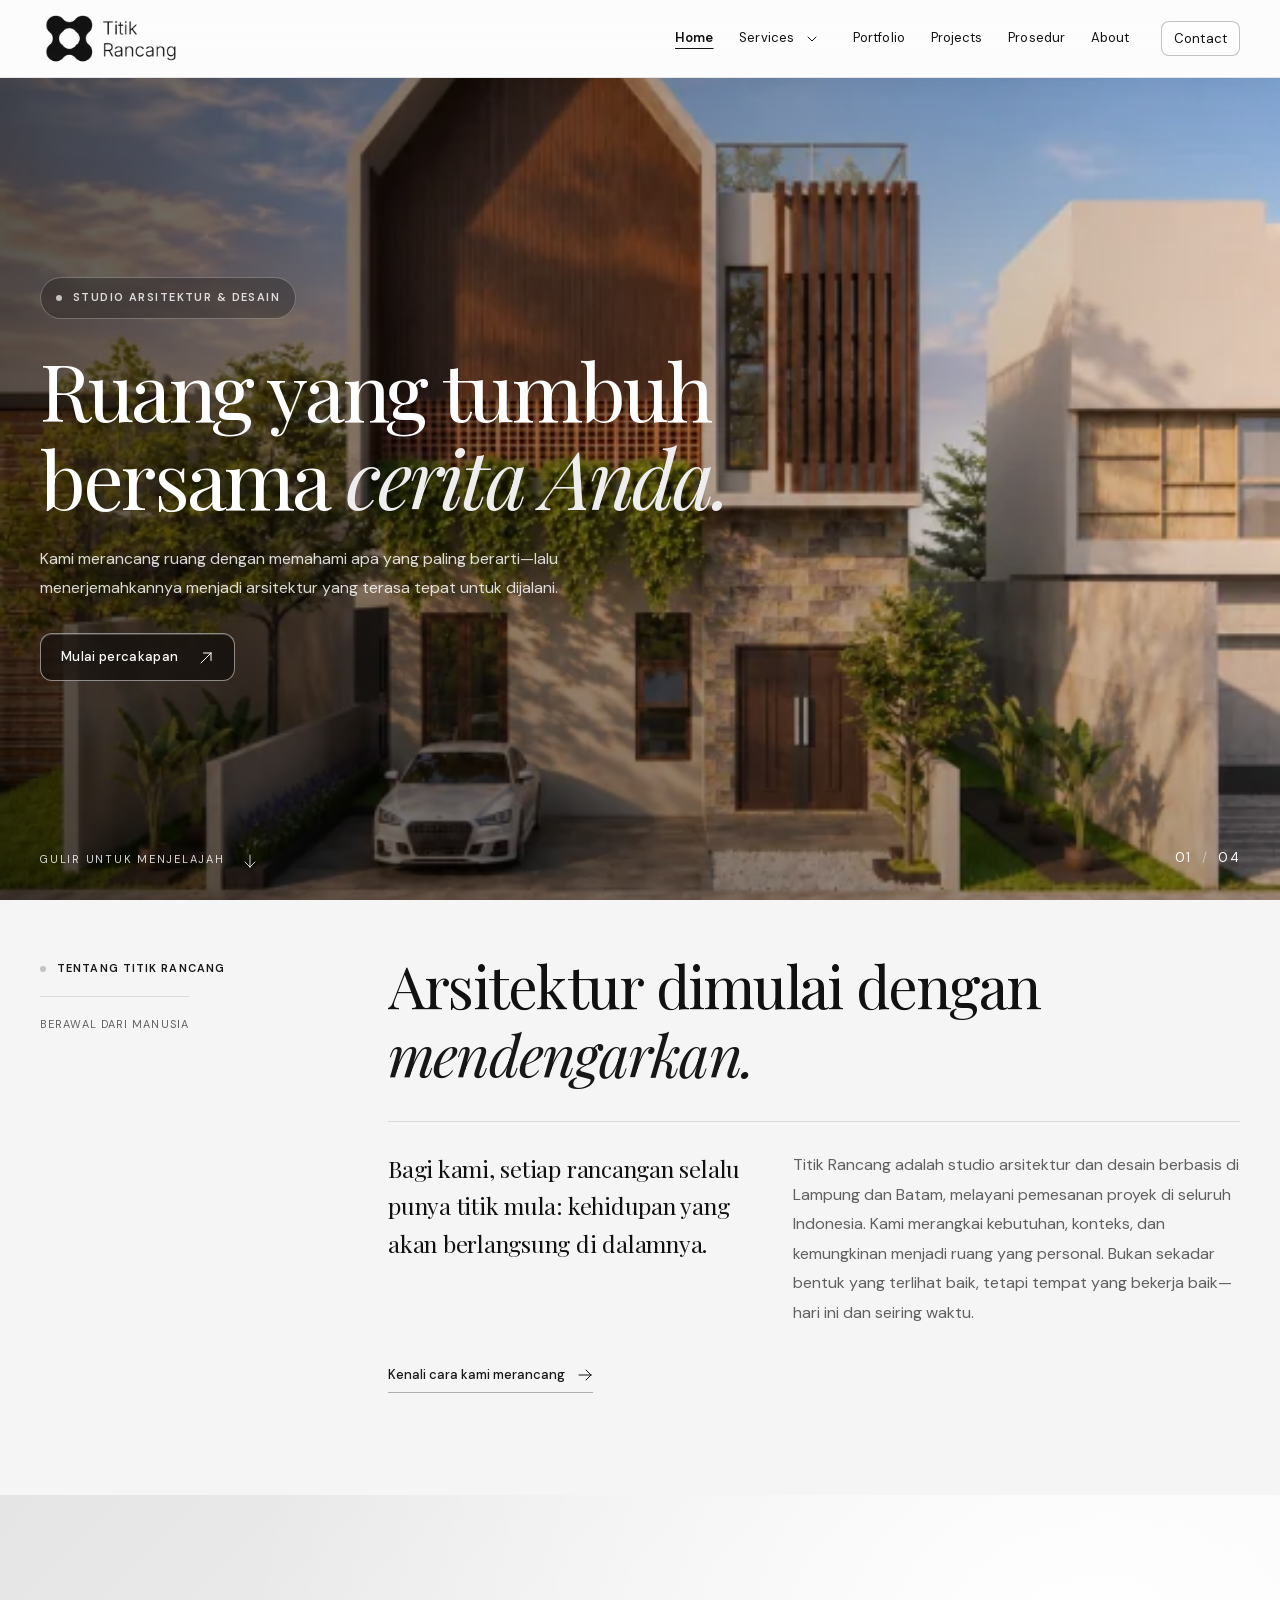
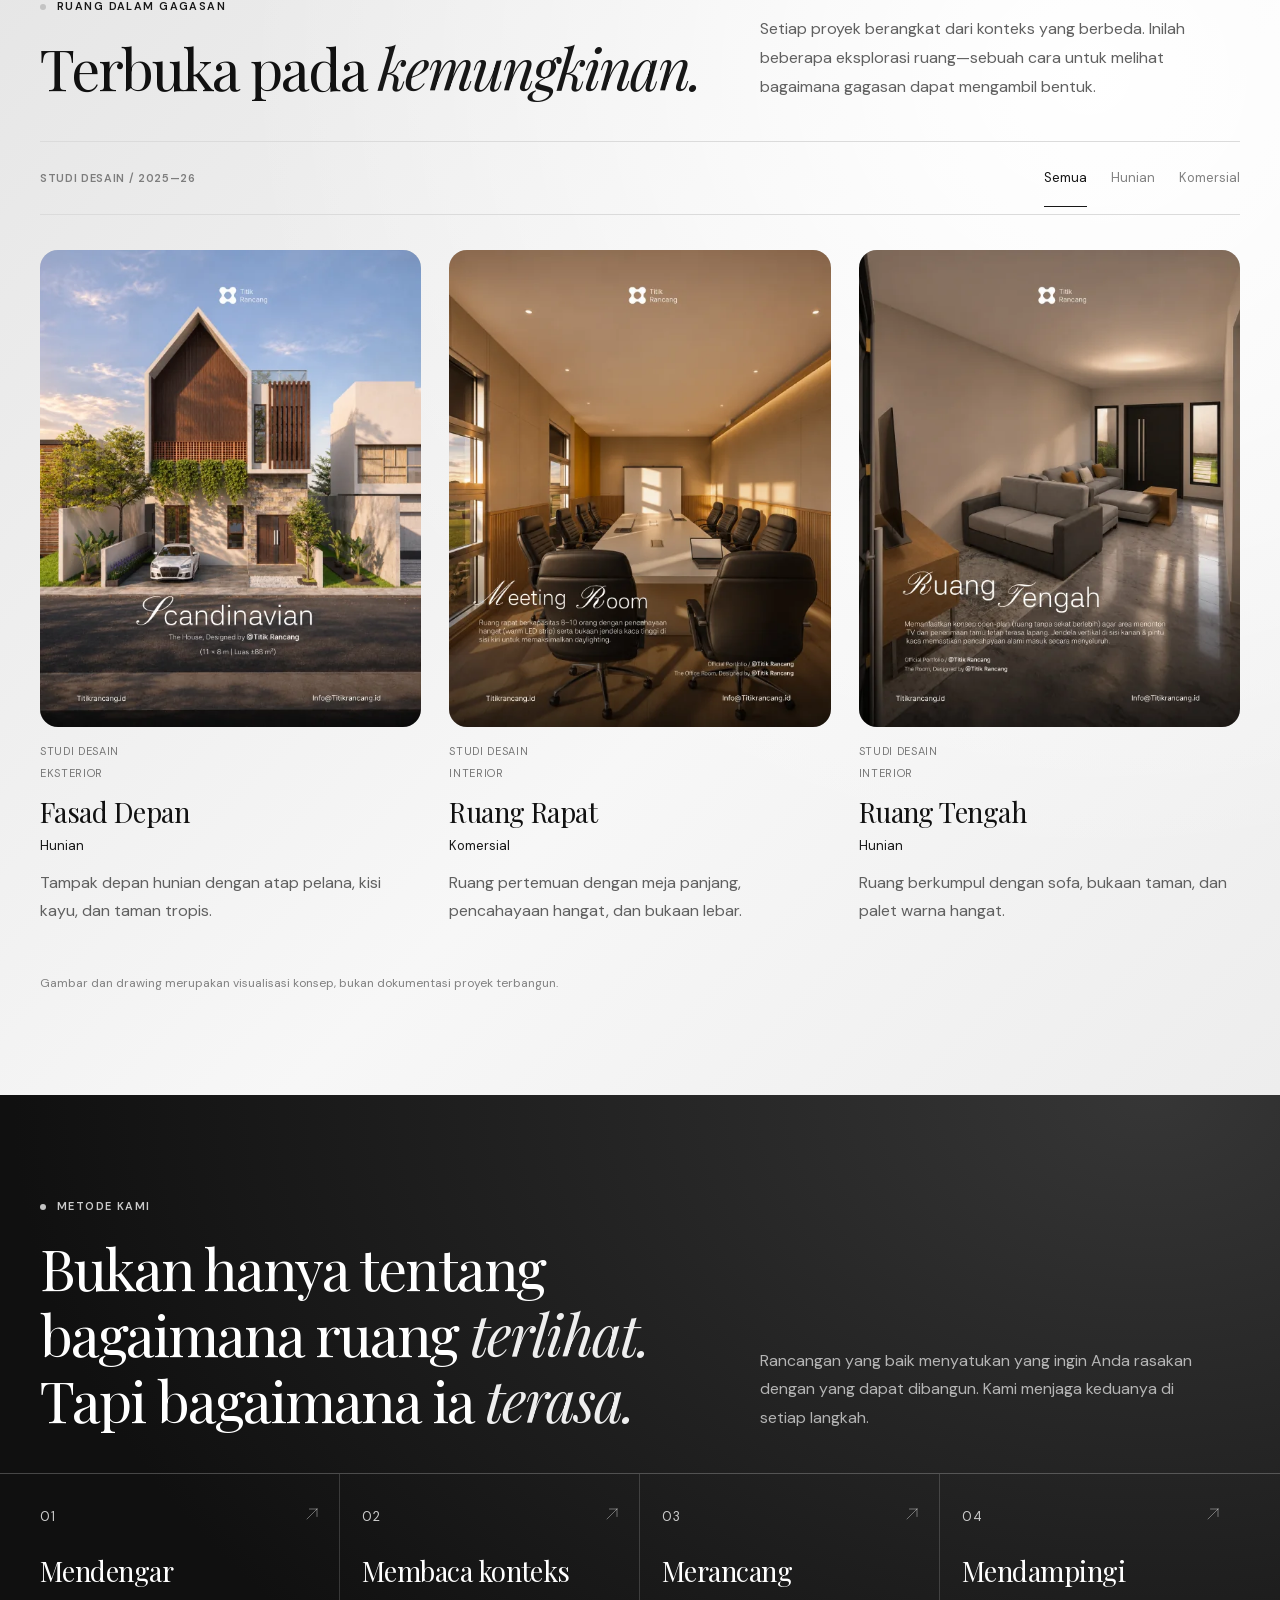
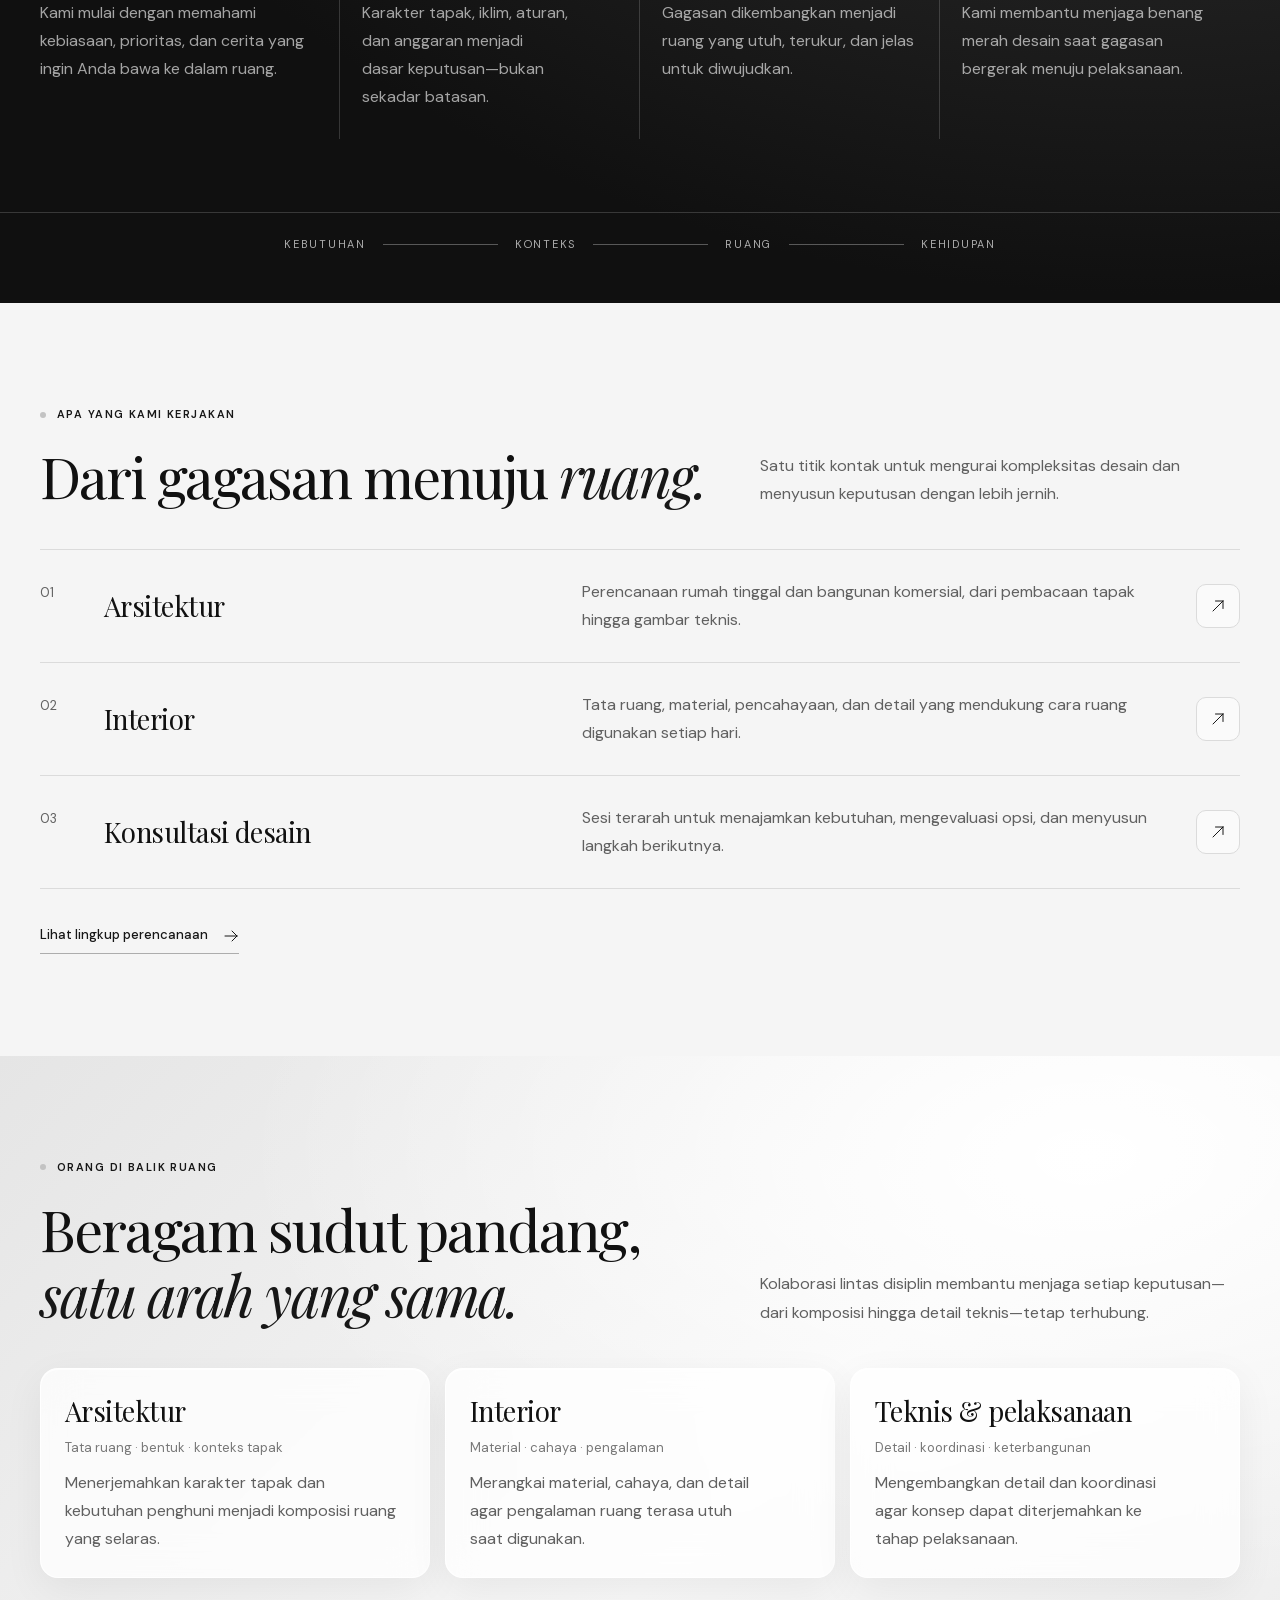
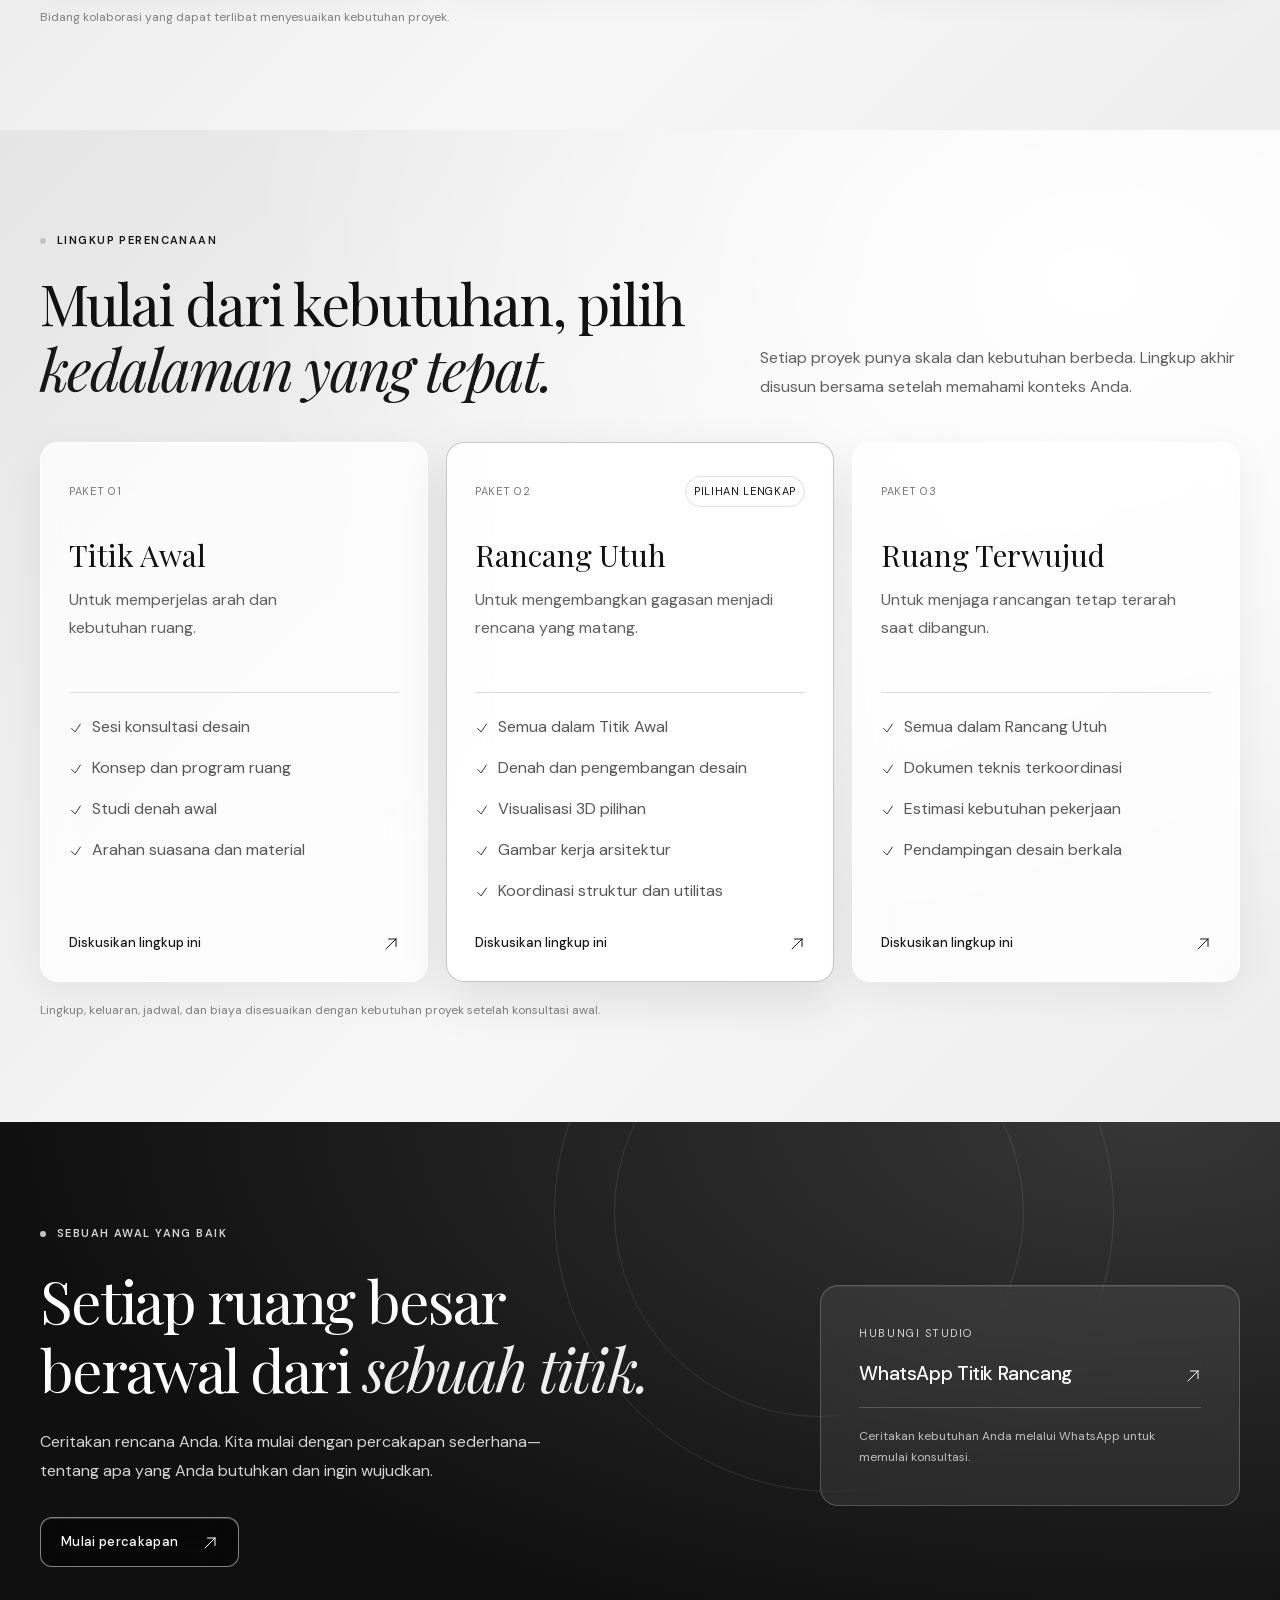
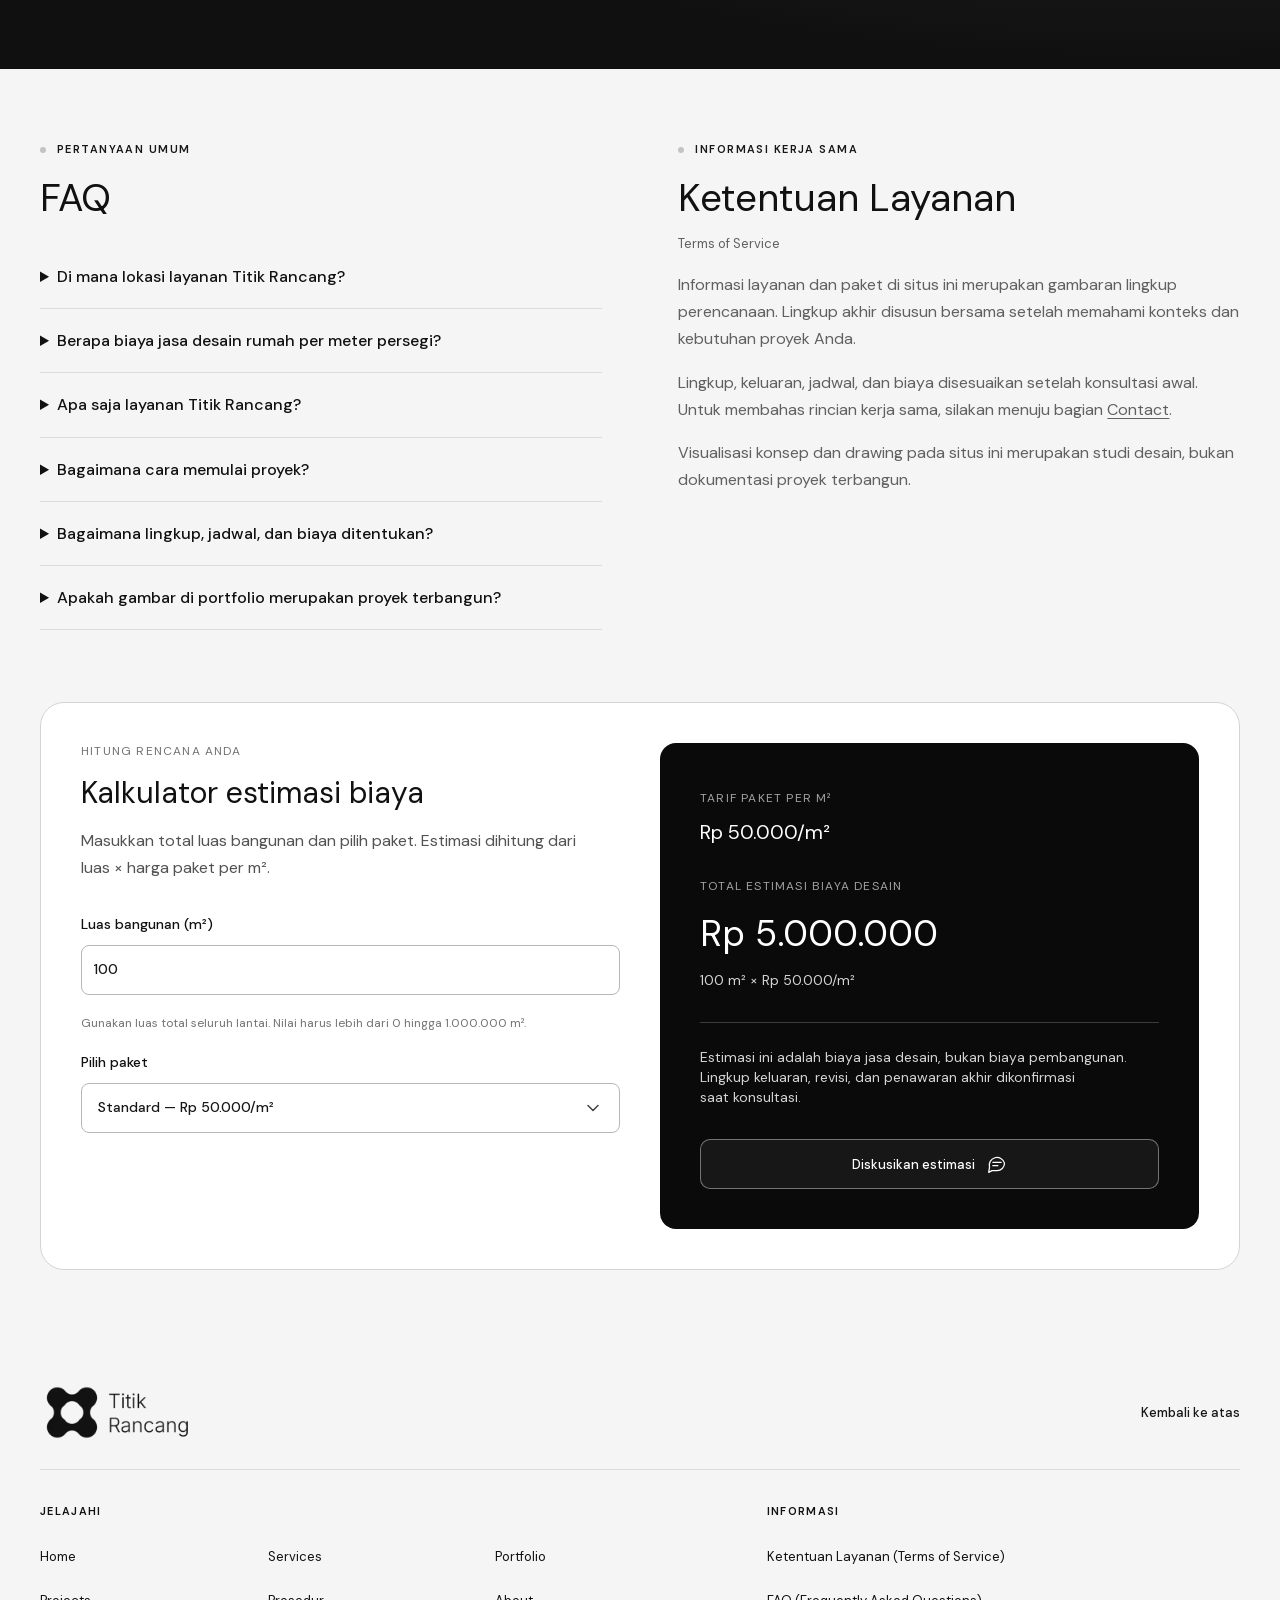
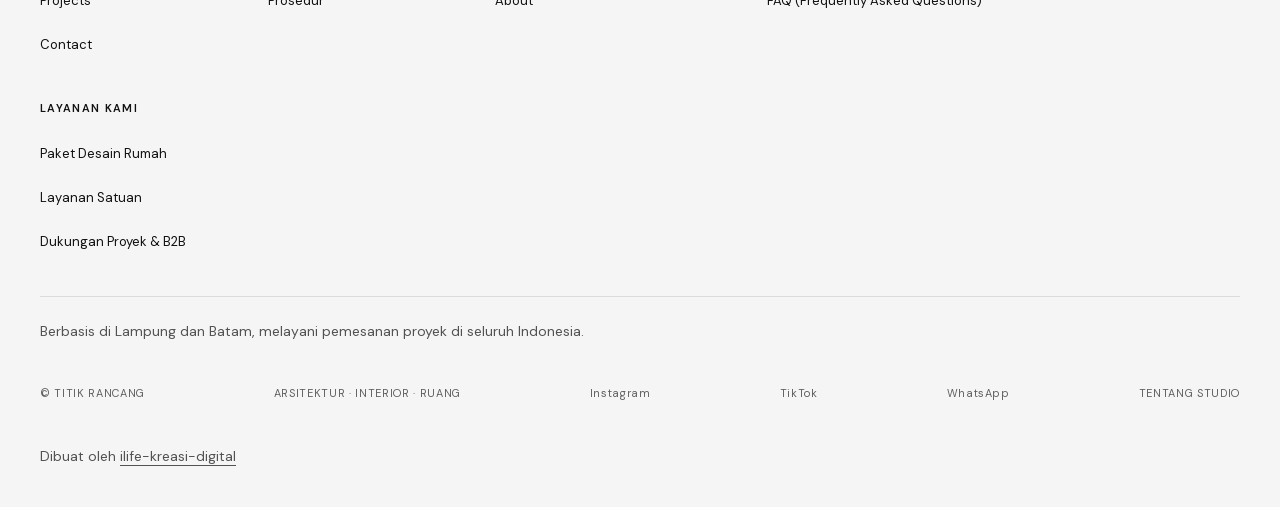
<file: index.html>
<!doctype html>
<html lang="id">
<head>
  

  
<meta charset="UTF-8"><meta name="viewport" content="width=device-width, initial-scale=1.0"><meta name="theme-color" content="#f5f5f5"><title>Jasa Desain Rumah &amp; Interior Lampung–Batam | Titik Rancang</title><meta name="description" content="Titik Rancang, studio arsitektur dan interior berbasis di Lampung dan Batam. Paket desain rumah mulai Rp35.000/m², melayani seluruh Indonesia."><link rel="stylesheet" href="/assets/styles.css?v=20261111-performance"><script src="/assets/main.js?v=20261111-performance" defer></script><link rel="icon" href="/favicon.ico?v=1" sizes="16x16 32x32 48x48"><link rel="icon" type="image/png" sizes="32x32" href="/images/favicon-32.png?v=1"><link rel="icon" type="image/png" sizes="16x16" href="/images/favicon-16.png?v=1"><link rel="apple-touch-icon" sizes="180x180" href="/images/apple-touch-icon.png?v=1">
<link rel="canonical" href="https://titikrancangstudio.site/">
<meta name="robots" content="index, follow, max-image-preview:large">
<meta property="og:type" content="website">
<meta property="og:locale" content="id_ID">
<meta property="og:site_name" content="Titik Rancang">
<meta property="og:title" content="Jasa Desain Rumah &amp; Interior Lampung–Batam | Titik Rancang">
<meta property="og:description" content="Titik Rancang, studio arsitektur dan interior berbasis di Lampung dan Batam. Paket desain rumah mulai Rp35.000/m², melayani seluruh Indonesia.">
<meta property="og:url" content="https://titikrancangstudio.site/">
<meta property="og:image" content="https://titikrancangstudio.site/images/hero-banner-lanscape.webp">
<meta property="og:image:width" content="960">
<meta property="og:image:height" content="540">
<meta property="og:image:alt" content="Visualisasi desain rumah tropis Titik Rancang">
<meta name="twitter:card" content="summary_large_image">
<meta name="twitter:title" content="Jasa Desain Rumah &amp; Interior Lampung–Batam | Titik Rancang">
<meta name="twitter:description" content="Titik Rancang, studio arsitektur dan interior berbasis di Lampung dan Batam. Paket desain rumah mulai Rp35.000/m², melayani seluruh Indonesia.">
<meta name="twitter:image" content="https://titikrancangstudio.site/images/hero-banner-lanscape.webp">
<script type="application/ld+json">{"@context": "https://schema.org", "@graph": [{"@type": "Organization", "@id": "https://titikrancangstudio.site/#organization", "name": "Titik Rancang", "url": "https://titikrancangstudio.site/", "logo": "https://titikrancangstudio.site/images/titik-rancang-cropped.webp", "description": "Studio arsitektur dan desain interior berbasis di Lampung dan Batam, melayani pemesanan proyek di seluruh Indonesia.", "telephone": "+6285963971915", "sameAs": ["https://www.instagram.com/titik.rancang.studio"], "areaServed": [{"@type": "AdministrativeArea", "name": "Lampung"}, {"@type": "City", "name": "Batam"}, {"@type": "Country", "name": "Indonesia"}], "contactPoint": {"@type": "ContactPoint", "telephone": "+6285963971915", "contactType": "customer service", "availableLanguage": ["Indonesian"]}}, {"@type": "WebSite", "@id": "https://titikrancangstudio.site/#website", "url": "https://titikrancangstudio.site/", "name": "Titik Rancang", "inLanguage": "id-ID", "publisher": {"@id": "https://titikrancangstudio.site/#organization"}}, {"@type": "WebPage", "@id": "https://titikrancangstudio.site/#webpage", "url": "https://titikrancangstudio.site/", "name": "Jasa Desain Rumah & Interior Lampung–Batam | Titik Rancang", "description": "Titik Rancang, studio arsitektur dan interior berbasis di Lampung dan Batam. Paket desain rumah mulai Rp35.000/m², melayani seluruh Indonesia.", "inLanguage": "id-ID", "isPartOf": {"@id": "https://titikrancangstudio.site/#website"}, "about": {"@id": "https://titikrancangstudio.site/#organization"}}]}</script>
<link rel="preload" href="/assets/fonts/dm-sans-latin.woff2" as="font" type="font/woff2" crossorigin>
<link rel="preload" href="/assets/fonts/playfair-display-latin.woff2" as="font" type="font/woff2" crossorigin>
</head>
<body><a class="skip-link" href="#page-content">Lewati navigasi</a><header class="site-header"><div class="nav-shell"><a href="/" class="brand" aria-label="Titik Rancang — ke beranda"><img alt="Titik Rancang" src="/images/titik-rancang-cropped.webp" width="392" height="164" decoding="async"></a><nav class="main-nav " id="main-nav" aria-label="Navigasi utama"><a href="/" aria-current="page">Home</a><div class="services-nav"><div class="services-nav-label"><a href="/services" class="">Services</a><button class="submenu-toggle" type="button" aria-label="Submenu Services" aria-expanded="false" aria-controls="services-menu"><svg class="" width="24" height="24" viewBox="0 0 24 24" fill="none" stroke="currentColor" stroke-width="1.5" stroke-linecap="round" stroke-linejoin="round" aria-hidden="true" focusable="false"><path d="m6 9 6 6 6-6"></path></svg></button></div><ul id="services-menu" class="services-dropdown" hidden=""><li><a href="/services/paket-rumah">Paket Desain Rumah</a></li><li><a href="/services/desain-satuan">Layanan Satuan</a></li><li><a href="/services/b2b-engineering">Dukungan Proyek &amp; B2B</a></li></ul></div><a href="/portfolio">Portfolio</a><a href="/projects">Projects</a><a href="/prosedur">Prosedur</a><a href="/about">About</a><a href="/contact" class="nav-contact">Contact</a></nav><button class="menu-toggle" type="button" aria-label="Buka menu" aria-expanded="false" aria-controls="main-nav"><span class="menu-toggle-icon" aria-hidden="true"></span></button></div></header><div class=""><main id="page-content" tabindex="-1">
      

      <section class="hero" id="beranda" tabindex="-1" aria-labelledby="hero-title">
        <picture>
          <source media="(max-width: 640px)" srcset="/images/hero-banner-mobile.webp" width="540" height="960">
          <img class="hero-image" fetchpriority="high" src="/images/hero-banner-lanscape.webp" width="960" height="540" alt="Visualisasi rumah tropis modern dengan fasad kayu, taman, dan carport dalam cahaya sore">
        </picture>
        <div class="hero-shade"></div>
        <div class="hero-copy">
          <div class="hero-eyebrow"><span></span> STUDIO ARSITEKTUR &amp; DESAIN</div>
          <h1 id="hero-title">Ruang yang tumbuh bersama <em>cerita Anda.</em></h1>
          <p>Kami merancang ruang dengan memahami apa yang paling berarti—lalu menerjemahkannya menjadi arsitektur yang terasa tepat untuk dijalani.</p>
          <a class="button button-light" href="/contact">Mulai percakapan <span aria-hidden="true"><svg class="icon size-4 shrink-0 " width="16" height="16" aria-hidden="true" focusable="false" xmlns="http://www.w3.org/2000/svg" fill="none" viewBox="0 0 24 24" stroke-width="1.5" stroke="currentColor" data-slot="icon"> <path stroke-linecap="round" stroke-linejoin="round" d="m4.5 19.5 15-15m0 0H8.25m11.25 0v11.25"></path> </svg></span></a>
        </div>
        <a class="hero-scroll" href="#studio" aria-label="Gulir untuk menjelajah bagian studio"><span>GULIR UNTUK MENJELAJAH</span><span aria-hidden="true"><svg class="icon size-4 shrink-0 " width="16" height="16" aria-hidden="true" focusable="false" xmlns="http://www.w3.org/2000/svg" fill="none" viewBox="0 0 24 24" stroke-width="1.5" stroke="currentColor" data-slot="icon"> <path stroke-linecap="round" stroke-linejoin="round" d="M19.5 13.5 12 21m0 0-7.5-7.5M12 21V3"></path> </svg></span></a>
        <div class="hero-index">01 <span>/</span> 04</div>
      </section>

      <section class="intro section-pad" id="studio" aria-labelledby="studio-title">
        <div class="intro-side"><div class="section-label"><span class="label-dot"></span>TENTANG TITIK RANCANG</div><span class="intro-note">BERAWAL DARI MANUSIA</span></div>
        <div class="intro-main">
          <h2 id="studio-title">Arsitektur dimulai dengan <em>mendengarkan.</em></h2>
          <div class="intro-bottom">
            <p class="intro-lead">Bagi kami, setiap rancangan selalu punya titik mula: kehidupan yang akan berlangsung di dalamnya.</p>
            <p class="body-copy">Titik Rancang adalah studio arsitektur dan desain berbasis di Lampung dan Batam, melayani pemesanan proyek di seluruh Indonesia. Kami merangkai kebutuhan, konteks, dan kemungkinan menjadi ruang yang personal. Bukan sekadar bentuk yang terlihat baik, tetapi tempat yang bekerja baik—hari ini dan seiring waktu.</p>
          </div>
          <a class="text-link" href="/prosedur">Kenali cara kami merancang <span aria-hidden="true"><svg class="icon size-4 shrink-0 " width="16" height="16" aria-hidden="true" focusable="false" xmlns="http://www.w3.org/2000/svg" fill="none" viewBox="0 0 24 24" stroke-width="1.5" stroke="currentColor" data-slot="icon"> <path stroke-linecap="round" stroke-linejoin="round" d="M13.5 4.5 21 12m0 0-7.5 7.5M21 12H3"></path> </svg></span></a>
        </div>
      </section>

      <section class="work-section section-pad" id="karya">
        <div class="section-heading">
          <div><div class="section-label"><span class="label-dot"></span>RUANG DALAM GAGASAN</div><h2>Terbuka pada <em>kemungkinan.</em></h2></div>
          <p>Setiap proyek berangkat dari konteks yang berbeda. Inilah beberapa eksplorasi ruang—sebuah cara untuk melihat bagaimana gagasan dapat mengambil bentuk.</p>
        </div>
        <div class="work-toolbar">
          <span>STUDI DESAIN / 2025—26</span>
          <div class="filter-list" aria-label="Filter kategori karya">
            <button class="active" data-filter="Semua" type="button" aria-pressed="true">Semua</button>
            <button data-filter="Hunian" type="button" aria-pressed="false">Hunian</button>
            <button data-filter="Komersial" type="button" aria-pressed="false">Komersial</button>
          </div>
        </div>
        <p class="sr-only" data-filter-status="" role="status" aria-live="polite">3 studi desain ditampilkan.</p>
        <div class="project-grid" id="project">
          <article class="project-card project-card-portrait" data-category="Hunian">
            <a class="project-image-link" href="/projects#fasad-depan" aria-label="Lihat rincian Fasad Depan"><img src="/images/Main%20Front%20Elevation.webp" width="540" height="675" decoding="async" loading="lazy" alt="Tampak depan hunian dengan atap pelana, kisi kayu, dan taman tropis."></a>
            <div class="project-meta"><span>STUDI DESAIN</span><span>Eksterior</span></div>
            <div class="project-title-row"><h3>Fasad Depan</h3><span>Hunian</span></div>
            <p class="project-description">Tampak depan hunian dengan atap pelana, kisi kayu, dan taman tropis.</p>
          </article>
          <article class="project-card project-card-portrait" data-category="Komersial">
            <a class="project-image-link" href="/projects#ruang-rapat" aria-label="Lihat rincian Ruang Rapat"><img src="/images/meeting-room.webp" width="540" height="675" decoding="async" loading="lazy" alt="Ruang pertemuan dengan meja panjang, pencahayaan hangat, dan bukaan lebar."></a>
            <div class="project-meta"><span>STUDI DESAIN</span><span>Interior</span></div>
            <div class="project-title-row"><h3>Ruang Rapat</h3><span>Komersial</span></div>
            <p class="project-description">Ruang pertemuan dengan meja panjang, pencahayaan hangat, dan bukaan lebar.</p>
          </article>
          <article class="project-card project-card-portrait" data-category="Hunian">
            <a class="project-image-link" href="/projects#ruang-tengah" aria-label="Lihat rincian Ruang Tengah"><img src="/images/ruang-tengah.webp" width="540" height="675" decoding="async" loading="lazy" alt="Ruang berkumpul dengan sofa, bukaan taman, dan palet warna hangat."></a>
            <div class="project-meta"><span>STUDI DESAIN</span><span>Interior</span></div>
            <div class="project-title-row"><h3>Ruang Tengah</h3><span>Hunian</span></div>
            <p class="project-description">Ruang berkumpul dengan sofa, bukaan taman, dan palet warna hangat.</p>
          </article>
        </div>
        <p class="concept-note">Gambar dan drawing merupakan visualisasi konsep, bukan dokumentasi proyek terbangun.</p>
      </section>

      <section class="manifesto" id="pendekatan">
        <div class="manifesto-top section-pad">
          <div class="section-label"><span class="label-dot"></span>METODE KAMI</div>
          <h2>Bukan hanya tentang bagaimana ruang <em>terlihat.</em> Tapi bagaimana ia <em>terasa.</em></h2>
          <p>Rancangan yang baik menyatukan yang ingin Anda rasakan dengan yang dapat dibangun. Kami menjaga keduanya di setiap langkah.</p>
        </div>
        <div class="process-list section-pad">
          <article class="process-step"><span class="step-number">01</span><h3>Mendengar</h3><p>Kami mulai dengan memahami kebiasaan, prioritas, dan cerita yang ingin Anda bawa ke dalam ruang.</p><span class="process-arrow" aria-hidden="true"><svg class="icon size-4 shrink-0 " width="16" height="16" aria-hidden="true" focusable="false" xmlns="http://www.w3.org/2000/svg" fill="none" viewBox="0 0 24 24" stroke-width="1.5" stroke="currentColor" data-slot="icon"> <path stroke-linecap="round" stroke-linejoin="round" d="m4.5 19.5 15-15m0 0H8.25m11.25 0v11.25"></path> </svg></span></article>
          <article class="process-step"><span class="step-number">02</span><h3>Membaca konteks</h3><p>Karakter tapak, iklim, aturan, dan anggaran menjadi dasar keputusan—bukan sekadar batasan.</p><span class="process-arrow" aria-hidden="true"><svg class="icon size-4 shrink-0 " width="16" height="16" aria-hidden="true" focusable="false" xmlns="http://www.w3.org/2000/svg" fill="none" viewBox="0 0 24 24" stroke-width="1.5" stroke="currentColor" data-slot="icon"> <path stroke-linecap="round" stroke-linejoin="round" d="m4.5 19.5 15-15m0 0H8.25m11.25 0v11.25"></path> </svg></span></article>
          <article class="process-step"><span class="step-number">03</span><h3>Merancang</h3><p>Gagasan dikembangkan menjadi ruang yang utuh, terukur, dan jelas untuk diwujudkan.</p><span class="process-arrow" aria-hidden="true"><svg class="icon size-4 shrink-0 " width="16" height="16" aria-hidden="true" focusable="false" xmlns="http://www.w3.org/2000/svg" fill="none" viewBox="0 0 24 24" stroke-width="1.5" stroke="currentColor" data-slot="icon"> <path stroke-linecap="round" stroke-linejoin="round" d="m4.5 19.5 15-15m0 0H8.25m11.25 0v11.25"></path> </svg></span></article>
          <article class="process-step"><span class="step-number">04</span><h3>Mendampingi</h3><p>Kami membantu menjaga benang merah desain saat gagasan bergerak menuju pelaksanaan.</p><span class="process-arrow" aria-hidden="true"><svg class="icon size-4 shrink-0 " width="16" height="16" aria-hidden="true" focusable="false" xmlns="http://www.w3.org/2000/svg" fill="none" viewBox="0 0 24 24" stroke-width="1.5" stroke="currentColor" data-slot="icon"> <path stroke-linecap="round" stroke-linejoin="round" d="m4.5 19.5 15-15m0 0H8.25m11.25 0v11.25"></path> </svg></span></article>
        </div>
        <div class="manifesto-foot"><span>KEBUTUHAN</span><span class="foot-line"></span><span>KONTEKS</span><span class="foot-line"></span><span>RUANG</span><span class="foot-line"></span><span>KEHIDUPAN</span></div>
      </section>

      <section class="services-section section-pad" id="layanan">
        <div class="services-heading">
          <div><div class="section-label"><span class="label-dot"></span>APA YANG KAMI KERJAKAN</div><h2>Dari gagasan menuju <em>ruang.</em></h2></div>
          <p>Satu titik kontak untuk mengurai kompleksitas desain dan menyusun keputusan dengan lebih jernih.</p>
        </div>
        <div class="service-list">
          <article class="service-row"><span class="service-number">01</span><h3>Arsitektur</h3><p>Perencanaan rumah tinggal dan bangunan komersial, dari pembacaan tapak hingga gambar teknis.</p><a href="/services/paket-rumah" aria-label="Lihat paket untuk layanan arsitektur"><svg class="icon size-4 shrink-0 " width="16" height="16" aria-hidden="true" focusable="false" xmlns="http://www.w3.org/2000/svg" fill="none" viewBox="0 0 24 24" stroke-width="1.5" stroke="currentColor" data-slot="icon"> <path stroke-linecap="round" stroke-linejoin="round" d="m4.5 19.5 15-15m0 0H8.25m11.25 0v11.25"></path> </svg></a></article>
          <article class="service-row"><span class="service-number">02</span><h3>Interior</h3><p>Tata ruang, material, pencahayaan, dan detail yang mendukung cara ruang digunakan setiap hari.</p><a href="/services/paket-rumah" aria-label="Lihat paket untuk layanan interior"><svg class="icon size-4 shrink-0 " width="16" height="16" aria-hidden="true" focusable="false" xmlns="http://www.w3.org/2000/svg" fill="none" viewBox="0 0 24 24" stroke-width="1.5" stroke="currentColor" data-slot="icon"> <path stroke-linecap="round" stroke-linejoin="round" d="m4.5 19.5 15-15m0 0H8.25m11.25 0v11.25"></path> </svg></a></article>
          <article class="service-row"><span class="service-number">03</span><h3>Konsultasi desain</h3><p>Sesi terarah untuk menajamkan kebutuhan, mengevaluasi opsi, dan menyusun langkah berikutnya.</p><a href="/services/paket-rumah" aria-label="Lihat paket untuk layanan konsultasi desain"><svg class="icon size-4 shrink-0 " width="16" height="16" aria-hidden="true" focusable="false" xmlns="http://www.w3.org/2000/svg" fill="none" viewBox="0 0 24 24" stroke-width="1.5" stroke="currentColor" data-slot="icon"> <path stroke-linecap="round" stroke-linejoin="round" d="m4.5 19.5 15-15m0 0H8.25m11.25 0v11.25"></path> </svg></a></article>
        </div>
        <a class="text-link service-link" href="/services/paket-rumah">Lihat lingkup perencanaan <span aria-hidden="true"><svg class="icon size-4 shrink-0 " width="16" height="16" aria-hidden="true" focusable="false" xmlns="http://www.w3.org/2000/svg" fill="none" viewBox="0 0 24 24" stroke-width="1.5" stroke="currentColor" data-slot="icon"> <path stroke-linecap="round" stroke-linejoin="round" d="M13.5 4.5 21 12m0 0-7.5 7.5M21 12H3"></path> </svg></span></a>
      </section>

      <section class="team-section section-pad" id="tim">
        <div class="team-heading"><div class="section-label"><span class="label-dot"></span>ORANG DI BALIK RUANG</div><h2>Beragam sudut pandang, <em>satu arah yang sama.</em></h2><p>Kolaborasi lintas disiplin membantu menjaga setiap keputusan—dari komposisi hingga detail teknis—tetap terhubung.</p></div>
        <div class="team-grid">
          <article class="team-card"><div class="team-card-info"><h3>Arsitektur</h3><span>Tata ruang · bentuk · konteks tapak</span><p class="team-bio">Menerjemahkan karakter tapak dan kebutuhan penghuni menjadi komposisi ruang yang selaras.</p></div></article>
          <article class="team-card"><div class="team-card-info"><h3>Interior</h3><span>Material · cahaya · pengalaman</span><p class="team-bio">Merangkai material, cahaya, dan detail agar pengalaman ruang terasa utuh saat digunakan.</p></div></article>
          <article class="team-card"><div class="team-card-info"><h3>Teknis &amp; pelaksanaan</h3><span>Detail · koordinasi · keterbangunan</span><p class="team-bio">Mengembangkan detail dan koordinasi agar konsep dapat diterjemahkan ke tahap pelaksanaan.</p></div></article>
        </div>
        <p class="team-caption">Bidang kolaborasi yang dapat terlibat menyesuaikan kebutuhan proyek.</p>
      </section>

      <section class="packages-section section-pad" id="paket">
        <div class="packages-heading"><div class="section-label"><span class="label-dot"></span>LINGKUP PERENCANAAN</div><h2>Mulai dari kebutuhan, pilih <em>kedalaman yang tepat.</em></h2><p>Setiap proyek punya skala dan kebutuhan berbeda. Lingkup akhir disusun bersama setelah memahami konteks Anda.</p></div>
        <div class="package-grid">
          <article class="package-card"><div class="package-top"><span>PAKET 01</span></div><h3>Titik Awal</h3><p class="package-fit">Untuk memperjelas arah dan kebutuhan ruang.</p><div class="package-rule"></div><ul><li><span><svg class="icon size-4 shrink-0 " width="16" height="16" aria-hidden="true" focusable="false" xmlns="http://www.w3.org/2000/svg" fill="none" viewBox="0 0 24 24" stroke-width="1.5" stroke="currentColor" data-slot="icon"> <path stroke-linecap="round" stroke-linejoin="round" d="m4.5 12.75 6 6 9-13.5"></path> </svg></span>Sesi konsultasi desain</li><li><span><svg class="icon size-4 shrink-0 " width="16" height="16" aria-hidden="true" focusable="false" xmlns="http://www.w3.org/2000/svg" fill="none" viewBox="0 0 24 24" stroke-width="1.5" stroke="currentColor" data-slot="icon"> <path stroke-linecap="round" stroke-linejoin="round" d="m4.5 12.75 6 6 9-13.5"></path> </svg></span>Konsep dan program ruang</li><li><span><svg class="icon size-4 shrink-0 " width="16" height="16" aria-hidden="true" focusable="false" xmlns="http://www.w3.org/2000/svg" fill="none" viewBox="0 0 24 24" stroke-width="1.5" stroke="currentColor" data-slot="icon"> <path stroke-linecap="round" stroke-linejoin="round" d="m4.5 12.75 6 6 9-13.5"></path> </svg></span>Studi denah awal</li><li><span><svg class="icon size-4 shrink-0 " width="16" height="16" aria-hidden="true" focusable="false" xmlns="http://www.w3.org/2000/svg" fill="none" viewBox="0 0 24 24" stroke-width="1.5" stroke="currentColor" data-slot="icon"> <path stroke-linecap="round" stroke-linejoin="round" d="m4.5 12.75 6 6 9-13.5"></path> </svg></span>Arahan suasana dan material</li></ul><a href="/contact" class="package-cta">Diskusikan lingkup ini <span><svg class="icon size-4 shrink-0 " width="16" height="16" aria-hidden="true" focusable="false" xmlns="http://www.w3.org/2000/svg" fill="none" viewBox="0 0 24 24" stroke-width="1.5" stroke="currentColor" data-slot="icon"> <path stroke-linecap="round" stroke-linejoin="round" d="m4.5 19.5 15-15m0 0H8.25m11.25 0v11.25"></path> </svg></span></a></article>
          <article class="package-card package-featured"><div class="package-top"><span>PAKET 02</span><span class="package-badge">PILIHAN LENGKAP</span></div><h3>Rancang Utuh</h3><p class="package-fit">Untuk mengembangkan gagasan menjadi rencana yang matang.</p><div class="package-rule"></div><ul><li><span><svg class="icon size-4 shrink-0 " width="16" height="16" aria-hidden="true" focusable="false" xmlns="http://www.w3.org/2000/svg" fill="none" viewBox="0 0 24 24" stroke-width="1.5" stroke="currentColor" data-slot="icon"> <path stroke-linecap="round" stroke-linejoin="round" d="m4.5 12.75 6 6 9-13.5"></path> </svg></span>Semua dalam Titik Awal</li><li><span><svg class="icon size-4 shrink-0 " width="16" height="16" aria-hidden="true" focusable="false" xmlns="http://www.w3.org/2000/svg" fill="none" viewBox="0 0 24 24" stroke-width="1.5" stroke="currentColor" data-slot="icon"> <path stroke-linecap="round" stroke-linejoin="round" d="m4.5 12.75 6 6 9-13.5"></path> </svg></span>Denah dan pengembangan desain</li><li><span><svg class="icon size-4 shrink-0 " width="16" height="16" aria-hidden="true" focusable="false" xmlns="http://www.w3.org/2000/svg" fill="none" viewBox="0 0 24 24" stroke-width="1.5" stroke="currentColor" data-slot="icon"> <path stroke-linecap="round" stroke-linejoin="round" d="m4.5 12.75 6 6 9-13.5"></path> </svg></span>Visualisasi 3D pilihan</li><li><span><svg class="icon size-4 shrink-0 " width="16" height="16" aria-hidden="true" focusable="false" xmlns="http://www.w3.org/2000/svg" fill="none" viewBox="0 0 24 24" stroke-width="1.5" stroke="currentColor" data-slot="icon"> <path stroke-linecap="round" stroke-linejoin="round" d="m4.5 12.75 6 6 9-13.5"></path> </svg></span>Gambar kerja arsitektur</li><li><span><svg class="icon size-4 shrink-0 " width="16" height="16" aria-hidden="true" focusable="false" xmlns="http://www.w3.org/2000/svg" fill="none" viewBox="0 0 24 24" stroke-width="1.5" stroke="currentColor" data-slot="icon"> <path stroke-linecap="round" stroke-linejoin="round" d="m4.5 12.75 6 6 9-13.5"></path> </svg></span>Koordinasi struktur dan utilitas</li></ul><a href="/contact" class="package-cta">Diskusikan lingkup ini <span><svg class="icon size-4 shrink-0 " width="16" height="16" aria-hidden="true" focusable="false" xmlns="http://www.w3.org/2000/svg" fill="none" viewBox="0 0 24 24" stroke-width="1.5" stroke="currentColor" data-slot="icon"> <path stroke-linecap="round" stroke-linejoin="round" d="m4.5 19.5 15-15m0 0H8.25m11.25 0v11.25"></path> </svg></span></a></article>
          <article class="package-card"><div class="package-top"><span>PAKET 03</span></div><h3>Ruang Terwujud</h3><p class="package-fit">Untuk menjaga rancangan tetap terarah saat dibangun.</p><div class="package-rule"></div><ul><li><span><svg class="icon size-4 shrink-0 " width="16" height="16" aria-hidden="true" focusable="false" xmlns="http://www.w3.org/2000/svg" fill="none" viewBox="0 0 24 24" stroke-width="1.5" stroke="currentColor" data-slot="icon"> <path stroke-linecap="round" stroke-linejoin="round" d="m4.5 12.75 6 6 9-13.5"></path> </svg></span>Semua dalam Rancang Utuh</li><li><span><svg class="icon size-4 shrink-0 " width="16" height="16" aria-hidden="true" focusable="false" xmlns="http://www.w3.org/2000/svg" fill="none" viewBox="0 0 24 24" stroke-width="1.5" stroke="currentColor" data-slot="icon"> <path stroke-linecap="round" stroke-linejoin="round" d="m4.5 12.75 6 6 9-13.5"></path> </svg></span>Dokumen teknis terkoordinasi</li><li><span><svg class="icon size-4 shrink-0 " width="16" height="16" aria-hidden="true" focusable="false" xmlns="http://www.w3.org/2000/svg" fill="none" viewBox="0 0 24 24" stroke-width="1.5" stroke="currentColor" data-slot="icon"> <path stroke-linecap="round" stroke-linejoin="round" d="m4.5 12.75 6 6 9-13.5"></path> </svg></span>Estimasi kebutuhan pekerjaan</li><li><span><svg class="icon size-4 shrink-0 " width="16" height="16" aria-hidden="true" focusable="false" xmlns="http://www.w3.org/2000/svg" fill="none" viewBox="0 0 24 24" stroke-width="1.5" stroke="currentColor" data-slot="icon"> <path stroke-linecap="round" stroke-linejoin="round" d="m4.5 12.75 6 6 9-13.5"></path> </svg></span>Pendampingan desain berkala</li></ul><a href="/contact" class="package-cta">Diskusikan lingkup ini <span><svg class="icon size-4 shrink-0 " width="16" height="16" aria-hidden="true" focusable="false" xmlns="http://www.w3.org/2000/svg" fill="none" viewBox="0 0 24 24" stroke-width="1.5" stroke="currentColor" data-slot="icon"> <path stroke-linecap="round" stroke-linejoin="round" d="m4.5 19.5 15-15m0 0H8.25m11.25 0v11.25"></path> </svg></span></a></article>
        </div>
        <p class="package-note">Lingkup, keluaran, jadwal, dan biaya disesuaikan dengan kebutuhan proyek setelah konsultasi awal.</p>
      </section>

      <section class="contact-section" id="kontak" aria-labelledby="contact-title">
        <div class="contact-text"><div class="section-label"><span class="label-dot"></span>SEBUAH AWAL YANG BAIK</div><h2 id="contact-title">Setiap ruang besar berawal dari <em>sebuah titik.</em></h2><p>Ceritakan rencana Anda. Kita mulai dengan percakapan sederhana—tentang apa yang Anda butuhkan dan ingin wujudkan.</p><a class="button button-light" href="https://wa.me/6285963971915?text=Halo%20Titik%20Rancang%2C%20saya%20ingin%20konsultasi%20desain.">Mulai percakapan <span aria-hidden="true"><svg class="icon size-4 shrink-0 " width="16" height="16" aria-hidden="true" focusable="false" xmlns="http://www.w3.org/2000/svg" fill="none" viewBox="0 0 24 24" stroke-width="1.5" stroke="currentColor" data-slot="icon"> <path stroke-linecap="round" stroke-linejoin="round" d="m4.5 19.5 15-15m0 0H8.25m11.25 0v11.25"></path> </svg></span></a></div>
        <div class="contact-aside"><div class="contact-detail"><span class="contact-label">HUBUNGI STUDIO</span><a href="https://wa.me/6285963971915">WhatsApp Titik Rancang <span aria-hidden="true"><svg class="icon size-4 shrink-0 " width="16" height="16" aria-hidden="true" focusable="false" xmlns="http://www.w3.org/2000/svg" fill="none" viewBox="0 0 24 24" stroke-width="1.5" stroke="currentColor" data-slot="icon"> <path stroke-linecap="round" stroke-linejoin="round" d="m4.5 19.5 15-15m0 0H8.25m11.25 0v11.25"></path> </svg></span></a><small>Ceritakan kebutuhan Anda melalui WhatsApp untuk memulai konsultasi.</small></div></div>
      </section>

      <section class="site-information section-pad" aria-label="Informasi layanan">
        <div id="faq" class="information-block">
          <div class="section-label"><span class="label-dot"></span>PERTANYAAN UMUM</div>
          <h2>FAQ</h2>
          <details><summary>Di mana lokasi layanan Titik Rancang?</summary><p>Titik Rancang berbasis di Lampung dan Batam serta melayani pemesanan proyek di seluruh Indonesia. Hubungi <a href="/contact">tim studio</a> untuk membahas lokasi dan kebutuhan proyek Anda.</p></details>
          <details><summary>Berapa biaya jasa desain rumah per meter persegi?</summary><p>Harga paket Basic Rp35.000/m², Standard Rp50.000/m², Pro Rp90.000/m², dan Standard + RAB Rp60.000/m². Harga merupakan biaya jasa desain, bukan biaya pembangunan. Gunakan <a href="#kalkulator">kalkulator biaya desain</a> untuk menghitung luas total seluruh lantai × tarif paket.</p></details>
          <details>
            <summary>Apa saja layanan Titik Rancang?</summary>
            <p>Kami menyediakan layanan arsitektur, interior, dan konsultasi desain. Lihat <a href="/services">Services</a> untuk mengenal setiap layanan.</p>
          </details>
          <details>
            <summary>Bagaimana cara memulai proyek?</summary>
            <p>Mulai dengan menceritakan kebutuhan dan rencana ruang Anda melalui bagian <a href="/contact">Contact</a>. Kenali tahapan pendekatan kami di <a href="/prosedur">Prosedur</a>.</p>
          </details>
          <details>
            <summary>Bagaimana lingkup, jadwal, dan biaya ditentukan?</summary>
            <p>Lingkup, keluaran, jadwal, dan biaya disesuaikan dengan kebutuhan proyek setelah konsultasi awal. Pilihan <a href="/services/paket-rumah">lingkup perencanaan</a> tersedia sebagai gambaran awal.</p>
          </details>
          <details>
            <summary>Apakah gambar di portfolio merupakan proyek terbangun?</summary>
            <p>Gambar dan drawing yang ditampilkan merupakan visualisasi konsep dan studi desain, bukan dokumentasi proyek terbangun.</p>
          </details>
        </div>
        <div id="ketentuan-layanan" class="information-block">
          <div class="section-label"><span class="label-dot"></span>INFORMASI KERJA SAMA</div>
          <h2>Ketentuan Layanan</h2>
          <p class="information-subtitle">Terms of Service</p>
          <p>Informasi layanan dan paket di situs ini merupakan gambaran lingkup perencanaan. Lingkup akhir disusun bersama setelah memahami konteks dan kebutuhan proyek Anda.</p>
          <p>Lingkup, keluaran, jadwal, dan biaya disesuaikan setelah konsultasi awal. Untuk membahas rincian kerja sama, silakan menuju bagian <a href="/contact">Contact</a>.</p>
          <p>Visualisasi konsep dan drawing pada situs ini merupakan studi desain, bukan dokumentasi proyek terbangun.</p>
        </div>
      </section>

      
    <section id="kalkulator" class="section-pad pb-20"><div class="grid gap-10 rounded-3xl border border-neutral-300 bg-white p-6 md:p-10 lg:grid-cols-2"><div><p class="text-xs uppercase tracking-widest text-neutral-500">Hitung rencana Anda</p><h2 class="mt-4 text-3xl">Kalkulator estimasi biaya</h2><p class="mt-4 max-w-lg text-neutral-600">Masukkan total luas bangunan dan pilih paket. Estimasi dihitung dari luas × harga paket per m².</p><form class="service-form mt-8 grid gap-5" data-calculator=""><label for="area">Luas bangunan (m²)<input id="area" required min="0.01" max="1000000" step="0.01" inputmode="decimal" aria-describedby="area-help" type="number" value="100"></label><p id="area-help" class="text-xs text-neutral-500">Gunakan luas total seluruh lantai. Nilai harus lebih dari 0 hingga 1.000.000 m².</p><label for="package">Pilih paket<select id="package"><option value="basic">Basic — Rp&nbsp;35.000/m²</option><option value="standard" selected="">Standard — Rp&nbsp;50.000/m²</option><option value="pro">Pro — Rp&nbsp;90.000/m²</option><option value="standard-rab">Standard + RAB — Rp&nbsp;60.000/m²</option></select></label></form></div><div class="flex flex-col justify-center rounded-2xl bg-neutral-950 p-6 text-white md:p-10"><div class="mb-8"><span class="text-xs uppercase tracking-widest text-neutral-400">Tarif paket per m²</span><p class="mt-2 text-xl" data-estimate-rate>Rp&nbsp;50.000/m²</p></div><span class="text-xs uppercase tracking-widest text-neutral-400">Total estimasi biaya desain</span><output aria-live="polite" aria-atomic="true" class="mt-5 block break-words text-3xl md:text-4xl" data-testid="estimate">Rp&nbsp;5.000.000</output><p class="mt-4 text-sm text-neutral-300" data-estimate-formula="">100 m² × Rp&nbsp;50.000/m²</p><p class="mt-8 border-t border-white/20 pt-6 text-sm text-neutral-300">Estimasi ini adalah biaya jasa desain, bukan biaya pembangunan. Lingkup keluaran, revisi, dan penawaran akhir dikonfirmasi saat konsultasi.</p><a class="service-button mt-8 border border-white/40" href="https://wa.me/6285963971915?text=Halo%20Titik%20Rancang%2C%20saya%20tertarik%20paket%20Standard.%20Luas%20bangunan%3A%20100%20m%C2%B2.%20Harga%20paket%3A%20Rp%C2%A050.000%2Fm%C2%B2.%20Estimasi%20biaya%20desain%3A%20Rp%C2%A05.000.000.%20Mohon%20informasi%20lingkup%20dan%20penawaran%20lebih%20lanjut." target="_blank" rel="noopener noreferrer" data-estimate-link="">Diskusikan estimasi <svg class="" width="24" height="24" viewBox="0 0 24 24" fill="none" stroke="currentColor" stroke-width="1.5" stroke-linecap="round" stroke-linejoin="round" aria-hidden="true" focusable="false"><path d="M21 11a9 9 0 0 1-9 9H6l-4 2 1-6a9 9 0 1 1 18-5ZM7 10h10m-10 4h6"></path></svg></a></div></div></section>
</main></div><footer class="site-footer"><div class="footer-top"><a href="/" class="brand brand-footer" aria-label="Titik Rancang — ke beranda"><img alt="Titik Rancang" src="/images/titik-rancang-cropped.webp" width="392" height="164" decoding="async"></a><a class="back-top" href="#page-content">Kembali ke atas</a></div><div class="footer-navigation"><nav aria-label="Jelajahi"><h2>Jelajahi</h2><ul class="footer-menu"><li><a href="/">Home</a></li><li><a href="/services">Services</a></li><li><a href="/portfolio">Portfolio</a></li><li><a href="/projects">Projects</a></li><li><a href="/prosedur">Prosedur</a></li><li><a href="/about">About</a></li><li><a href="/contact">Contact</a></li></ul></nav><nav aria-label="Informasi"><h2>Informasi</h2><ul><li><a href="/#ketentuan-layanan">Ketentuan Layanan (Terms of Service)</a></li><li><a href="/#faq">FAQ (Frequently Asked Questions)</a></li></ul></nav><nav aria-label="Kategori Services"><h2>Layanan kami</h2><ul><li><a href="/services/paket-rumah">Paket Desain Rumah</a></li><li><a href="/services/desain-satuan">Layanan Satuan</a></li><li><a href="/services/b2b-engineering">Dukungan Proyek &amp; B2B</a></li></ul></nav></div><p class="py-6 text-sm text-neutral-600">Berbasis di Lampung dan Batam, melayani pemesanan proyek di seluruh Indonesia.</p><div class="footer-bottom"><span>© TITIK RANCANG</span><span>ARSITEKTUR · INTERIOR · RUANG</span><a href="https://www.instagram.com/titik.rancang.studio?utm_source=ig_web_button_share_sheet&amp;mdxt=ZDNlZDc0MzIxNw==" target="_blank" rel="noopener noreferrer">Instagram</a><a href="https://www.tiktok.com/@titik.rancang00?_r=1&amp;_t=ZG-9BFuABAFU9o" target="_blank" rel="noopener noreferrer">TikTok</a><a href="https://wa.me/6285963971915" target="_blank" rel="noopener noreferrer">WhatsApp</a><a href="/about">TENTANG STUDIO</a></div><p class="py-6 text-sm text-neutral-600">Dibuat oleh <a href="https://www.instagram.com/ilifeekreasidigital?utm_source=ig_web_button_share_sheet&amp;xtok=ZDNlZDc0MzIxNw==" target="_blank" rel="noopener noreferrer" style="text-decoration: underline; text-underline-offset: 4px;">ilife-kreasi-digital</a></p></footer></body>
</html>
</file>
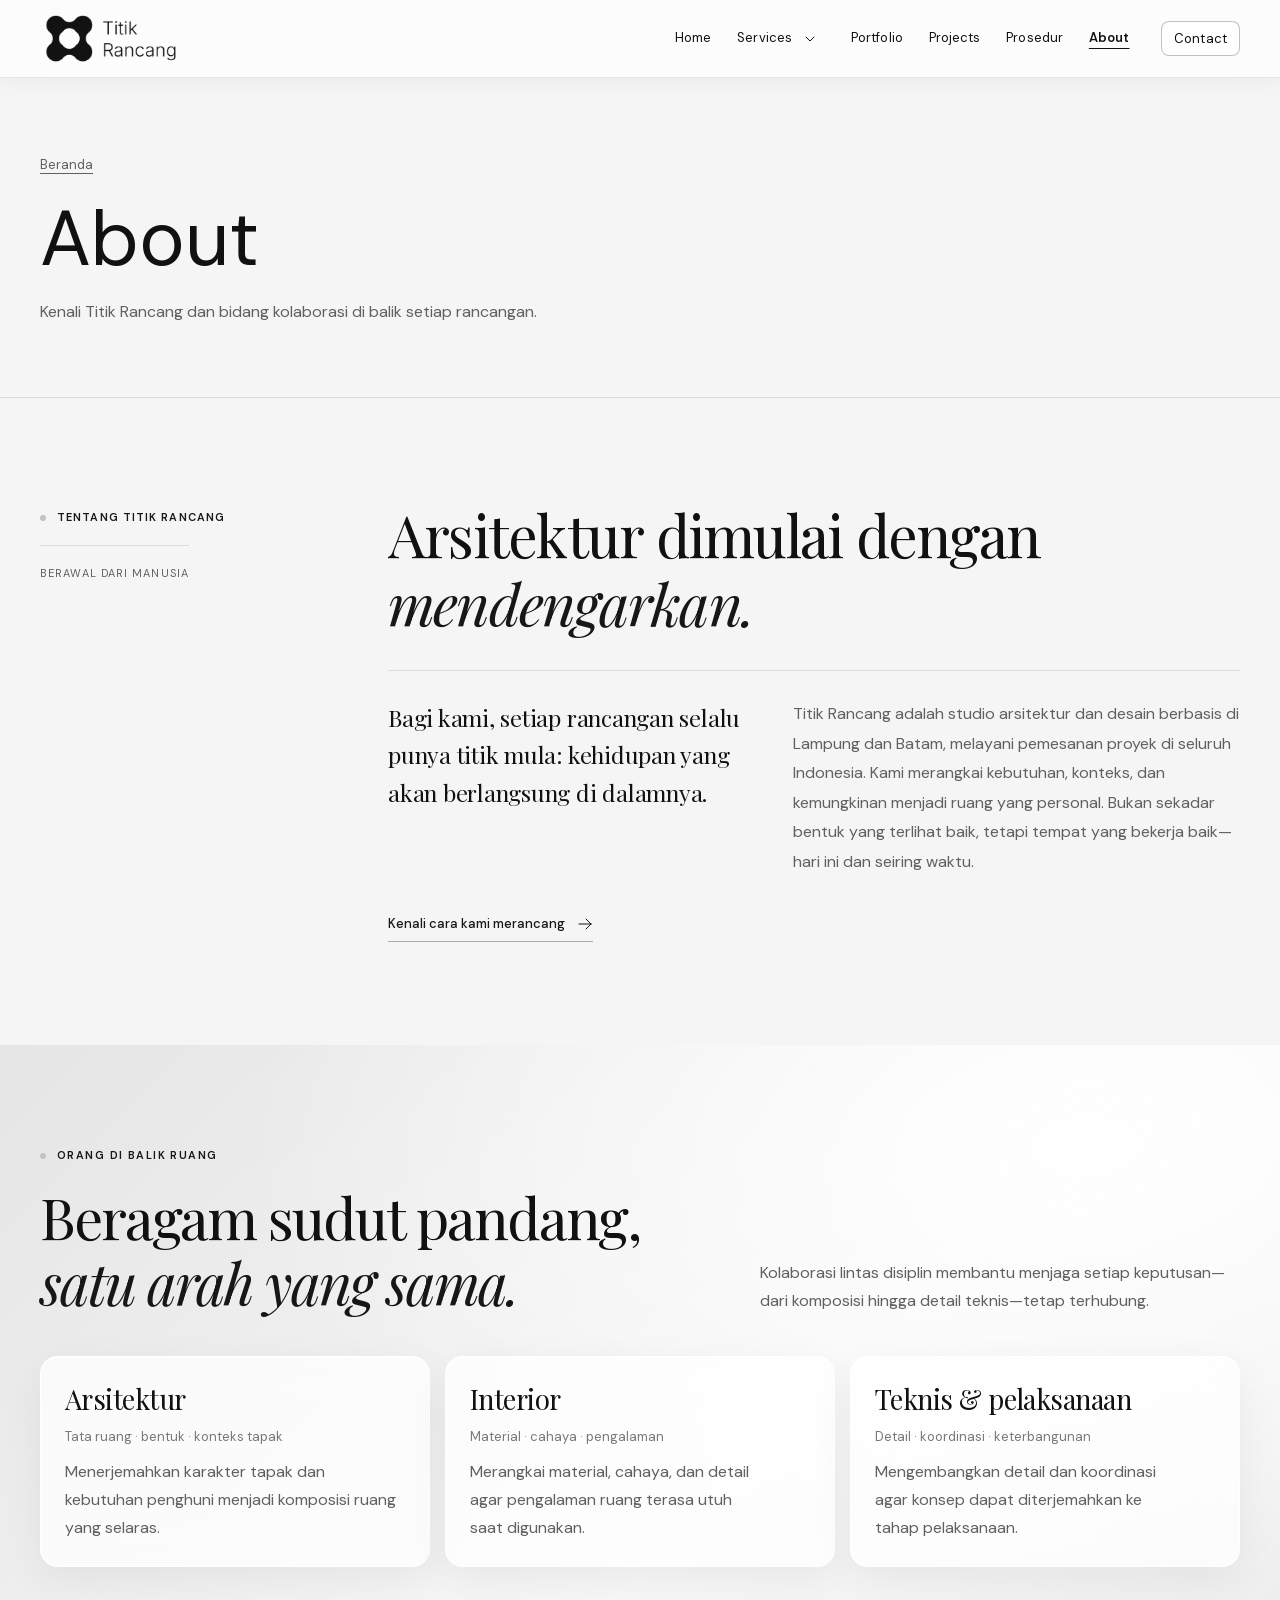
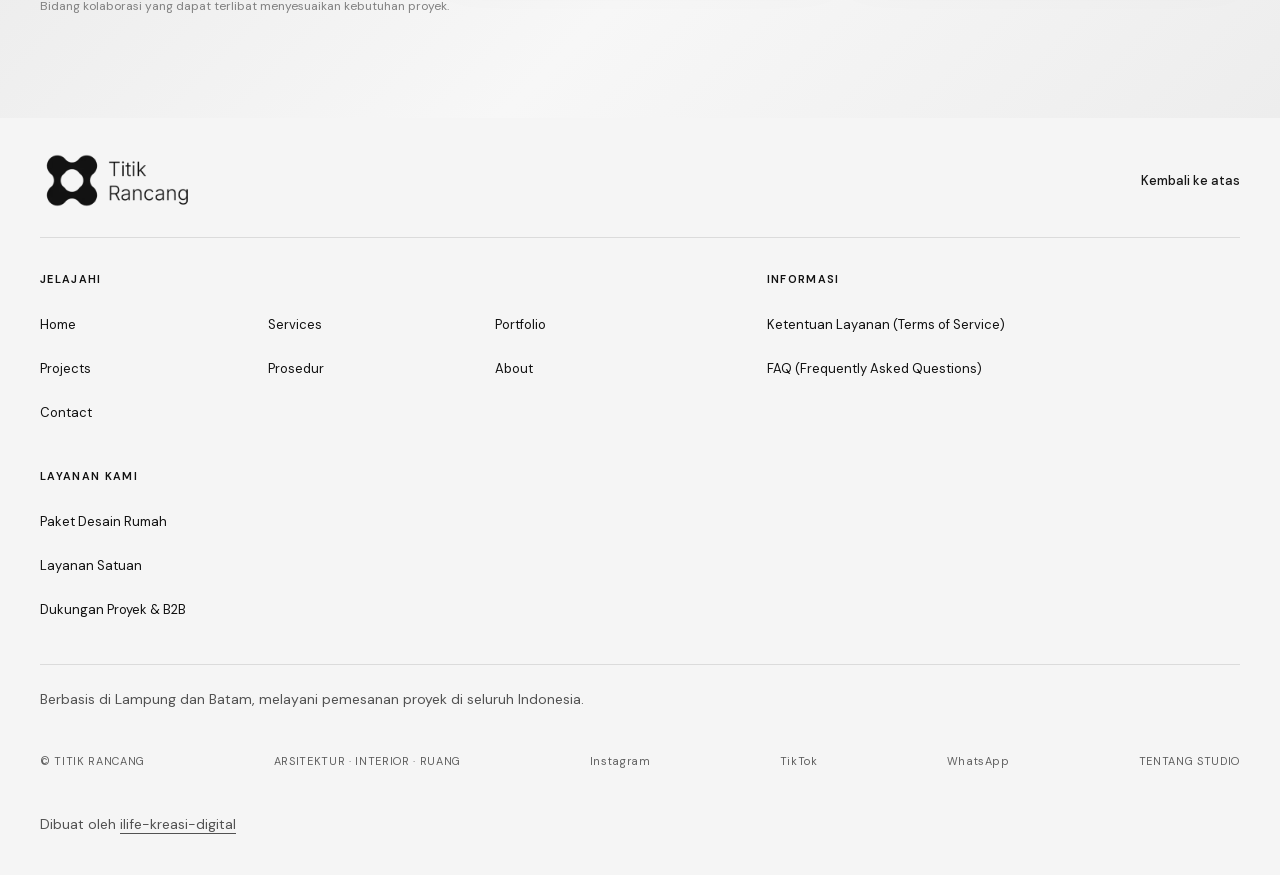
<file: about/index.html>
<!doctype html>
<html lang="id">
<head>
  

  
<meta charset="UTF-8"><meta name="viewport" content="width=device-width, initial-scale=1.0"><meta name="theme-color" content="#f5f5f5"><title>Studio Arsitektur Lampung dan Batam | Titik Rancang</title><meta name="description" content="Kenali Titik Rancang, studio arsitektur dan desain interior berbasis di Lampung dan Batam untuk perencanaan hunian dan ruang komersial."><link rel="stylesheet" href="/assets/styles.css?v=20261111-performance"><script src="/assets/main.js?v=20261111-performance" defer></script><link rel="icon" href="/favicon.ico?v=1" sizes="16x16 32x32 48x48"><link rel="icon" type="image/png" sizes="32x32" href="/images/favicon-32.png?v=1"><link rel="icon" type="image/png" sizes="16x16" href="/images/favicon-16.png?v=1"><link rel="apple-touch-icon" sizes="180x180" href="/images/apple-touch-icon.png?v=1">
<link rel="canonical" href="https://titikrancangstudio.site/about/">
<meta name="robots" content="index, follow, max-image-preview:large">
<meta property="og:type" content="website">
<meta property="og:locale" content="id_ID">
<meta property="og:site_name" content="Titik Rancang">
<meta property="og:title" content="Studio Arsitektur Lampung dan Batam | Titik Rancang">
<meta property="og:description" content="Kenali Titik Rancang, studio arsitektur dan desain interior berbasis di Lampung dan Batam untuk perencanaan hunian dan ruang komersial.">
<meta property="og:url" content="https://titikrancangstudio.site/about/">
<meta property="og:image" content="https://titikrancangstudio.site/images/hero-banner-lanscape.webp">
<meta property="og:image:width" content="960">
<meta property="og:image:height" content="540">
<meta property="og:image:alt" content="Visualisasi desain rumah tropis Titik Rancang">
<meta name="twitter:card" content="summary_large_image">
<meta name="twitter:title" content="Studio Arsitektur Lampung dan Batam | Titik Rancang">
<meta name="twitter:description" content="Kenali Titik Rancang, studio arsitektur dan desain interior berbasis di Lampung dan Batam untuk perencanaan hunian dan ruang komersial.">
<meta name="twitter:image" content="https://titikrancangstudio.site/images/hero-banner-lanscape.webp">
<script type="application/ld+json">{"@context": "https://schema.org", "@graph": [{"@type": "Organization", "@id": "https://titikrancangstudio.site/#organization", "name": "Titik Rancang", "url": "https://titikrancangstudio.site/", "logo": "https://titikrancangstudio.site/images/titik-rancang-cropped.webp", "description": "Studio arsitektur dan desain interior berbasis di Lampung dan Batam, melayani pemesanan proyek di seluruh Indonesia.", "telephone": "+6285963971915", "sameAs": ["https://www.instagram.com/titik.rancang.studio"], "areaServed": [{"@type": "AdministrativeArea", "name": "Lampung"}, {"@type": "City", "name": "Batam"}, {"@type": "Country", "name": "Indonesia"}], "contactPoint": {"@type": "ContactPoint", "telephone": "+6285963971915", "contactType": "customer service", "availableLanguage": ["Indonesian"]}}, {"@type": "WebSite", "@id": "https://titikrancangstudio.site/#website", "url": "https://titikrancangstudio.site/", "name": "Titik Rancang", "inLanguage": "id-ID", "publisher": {"@id": "https://titikrancangstudio.site/#organization"}}, {"@type": "AboutPage", "@id": "https://titikrancangstudio.site/about/#webpage", "url": "https://titikrancangstudio.site/about/", "name": "Studio Arsitektur Lampung dan Batam | Titik Rancang", "description": "Kenali Titik Rancang, studio arsitektur dan desain interior berbasis di Lampung dan Batam untuk perencanaan hunian dan ruang komersial.", "inLanguage": "id-ID", "isPartOf": {"@id": "https://titikrancangstudio.site/#website"}, "about": {"@id": "https://titikrancangstudio.site/#organization"}}, {"@type": "BreadcrumbList", "itemListElement": [{"@type": "ListItem", "position": 1, "name": "Beranda", "item": "https://titikrancangstudio.site/"}, {"@type": "ListItem", "position": 2, "name": "Tentang Studio", "item": "https://titikrancangstudio.site/about/"}]}]}</script>
<link rel="preload" href="/assets/fonts/dm-sans-latin.woff2" as="font" type="font/woff2" crossorigin>
<link rel="preload" href="/assets/fonts/playfair-display-latin.woff2" as="font" type="font/woff2" crossorigin>
</head>
<body><a class="skip-link" href="#page-content">Lewati navigasi</a><header class="site-header"><div class="nav-shell"><a href="/" class="brand" aria-label="Titik Rancang — ke beranda"><img alt="Titik Rancang" src="/images/titik-rancang-cropped.webp" width="392" height="164" decoding="async"></a><nav class="main-nav " id="main-nav" aria-label="Navigasi utama"><a href="/">Home</a><div class="services-nav"><div class="services-nav-label"><a href="/services" class="">Services</a><button class="submenu-toggle" type="button" aria-label="Submenu Services" aria-expanded="false" aria-controls="services-menu"><svg class="" width="24" height="24" viewBox="0 0 24 24" fill="none" stroke="currentColor" stroke-width="1.5" stroke-linecap="round" stroke-linejoin="round" aria-hidden="true" focusable="false"><path d="m6 9 6 6 6-6"></path></svg></button></div><ul id="services-menu" class="services-dropdown" hidden=""><li><a href="/services/paket-rumah">Paket Desain Rumah</a></li><li><a href="/services/desain-satuan">Layanan Satuan</a></li><li><a href="/services/b2b-engineering">Dukungan Proyek &amp; B2B</a></li></ul></div><a href="/portfolio">Portfolio</a><a href="/projects">Projects</a><a href="/prosedur">Prosedur</a><a href="/about" aria-current="page">About</a><a href="/contact" class="nav-contact">Contact</a></nav><button class="menu-toggle" type="button" aria-label="Buka menu" aria-expanded="false" aria-controls="main-nav"><span class="menu-toggle-icon" aria-hidden="true"></span></button></div></header><div class="inner-page"><main id="page-content" tabindex="-1">
      <div class="page-heading section-pad">
        <a class="page-breadcrumb" href="/">Beranda</a>
        <h1>About</h1>
        <p>Kenali Titik Rancang dan bidang kolaborasi di balik setiap rancangan.</p>
      </div>
      <section class="intro section-pad" id="studio" aria-labelledby="studio-title">
        <div class="intro-side"><div class="section-label"><span class="label-dot"></span>TENTANG TITIK RANCANG</div><span class="intro-note">BERAWAL DARI MANUSIA</span></div>
        <div class="intro-main">
          <h2 id="studio-title">Arsitektur dimulai dengan <em>mendengarkan.</em></h2>
          <div class="intro-bottom">
            <p class="intro-lead">Bagi kami, setiap rancangan selalu punya titik mula: kehidupan yang akan berlangsung di dalamnya.</p>
            <p class="body-copy">Titik Rancang adalah studio arsitektur dan desain berbasis di Lampung dan Batam, melayani pemesanan proyek di seluruh Indonesia. Kami merangkai kebutuhan, konteks, dan kemungkinan menjadi ruang yang personal. Bukan sekadar bentuk yang terlihat baik, tetapi tempat yang bekerja baik—hari ini dan seiring waktu.</p>
          </div>
          <a class="text-link" href="/prosedur">Kenali cara kami merancang <span aria-hidden="true"><svg class="icon size-4 shrink-0 " width="16" height="16" aria-hidden="true" focusable="false" xmlns="http://www.w3.org/2000/svg" fill="none" viewBox="0 0 24 24" stroke-width="1.5" stroke="currentColor" data-slot="icon"> <path stroke-linecap="round" stroke-linejoin="round" d="M13.5 4.5 21 12m0 0-7.5 7.5M21 12H3"></path> </svg></span></a>
        </div>
      </section>
      <section class="team-section section-pad" id="tim">
        <div class="team-heading"><div class="section-label"><span class="label-dot"></span>ORANG DI BALIK RUANG</div><h2>Beragam sudut pandang, <em>satu arah yang sama.</em></h2><p>Kolaborasi lintas disiplin membantu menjaga setiap keputusan—dari komposisi hingga detail teknis—tetap terhubung.</p></div>
        <div class="team-grid">
          <article class="team-card"><div class="team-card-info"><h3>Arsitektur</h3><span>Tata ruang · bentuk · konteks tapak</span><p class="team-bio">Menerjemahkan karakter tapak dan kebutuhan penghuni menjadi komposisi ruang yang selaras.</p></div></article>
          <article class="team-card"><div class="team-card-info"><h3>Interior</h3><span>Material · cahaya · pengalaman</span><p class="team-bio">Merangkai material, cahaya, dan detail agar pengalaman ruang terasa utuh saat digunakan.</p></div></article>
          <article class="team-card"><div class="team-card-info"><h3>Teknis &amp; pelaksanaan</h3><span>Detail · koordinasi · keterbangunan</span><p class="team-bio">Mengembangkan detail dan koordinasi agar konsep dapat diterjemahkan ke tahap pelaksanaan.</p></div></article>
        </div>
        <p class="team-caption">Bidang kolaborasi yang dapat terlibat menyesuaikan kebutuhan proyek.</p>
      </section>
    </main></div><footer class="site-footer"><div class="footer-top"><a href="/" class="brand brand-footer" aria-label="Titik Rancang — ke beranda"><img alt="Titik Rancang" src="/images/titik-rancang-cropped.webp" width="392" height="164" decoding="async"></a><a class="back-top" href="#page-content">Kembali ke atas</a></div><div class="footer-navigation"><nav aria-label="Jelajahi"><h2>Jelajahi</h2><ul class="footer-menu"><li><a href="/">Home</a></li><li><a href="/services">Services</a></li><li><a href="/portfolio">Portfolio</a></li><li><a href="/projects">Projects</a></li><li><a href="/prosedur">Prosedur</a></li><li><a href="/about">About</a></li><li><a href="/contact">Contact</a></li></ul></nav><nav aria-label="Informasi"><h2>Informasi</h2><ul><li><a href="/#ketentuan-layanan">Ketentuan Layanan (Terms of Service)</a></li><li><a href="/#faq">FAQ (Frequently Asked Questions)</a></li></ul></nav><nav aria-label="Kategori Services"><h2>Layanan kami</h2><ul><li><a href="/services/paket-rumah">Paket Desain Rumah</a></li><li><a href="/services/desain-satuan">Layanan Satuan</a></li><li><a href="/services/b2b-engineering">Dukungan Proyek &amp; B2B</a></li></ul></nav></div><p class="py-6 text-sm text-neutral-600">Berbasis di Lampung dan Batam, melayani pemesanan proyek di seluruh Indonesia.</p><div class="footer-bottom"><span>© TITIK RANCANG</span><span>ARSITEKTUR · INTERIOR · RUANG</span><a href="https://www.instagram.com/titik.rancang.studio?utm_source=ig_web_button_share_sheet&amp;mdxt=ZDNlZDc0MzIxNw==" target="_blank" rel="noopener noreferrer">Instagram</a><a href="https://www.tiktok.com/@titik.rancang00?_r=1&amp;_t=ZG-9BFuABAFU9o" target="_blank" rel="noopener noreferrer">TikTok</a><a href="https://wa.me/6285963971915" target="_blank" rel="noopener noreferrer">WhatsApp</a><a href="/about">TENTANG STUDIO</a></div><p class="py-6 text-sm text-neutral-600">Dibuat oleh <a href="https://www.instagram.com/ilifeekreasidigital?utm_source=ig_web_button_share_sheet&amp;xtok=ZDNlZDc0MzIxNw==" target="_blank" rel="noopener noreferrer" style="text-decoration: underline; text-underline-offset: 4px;">ilife-kreasi-digital</a></p></footer></body>
</html>
</file>
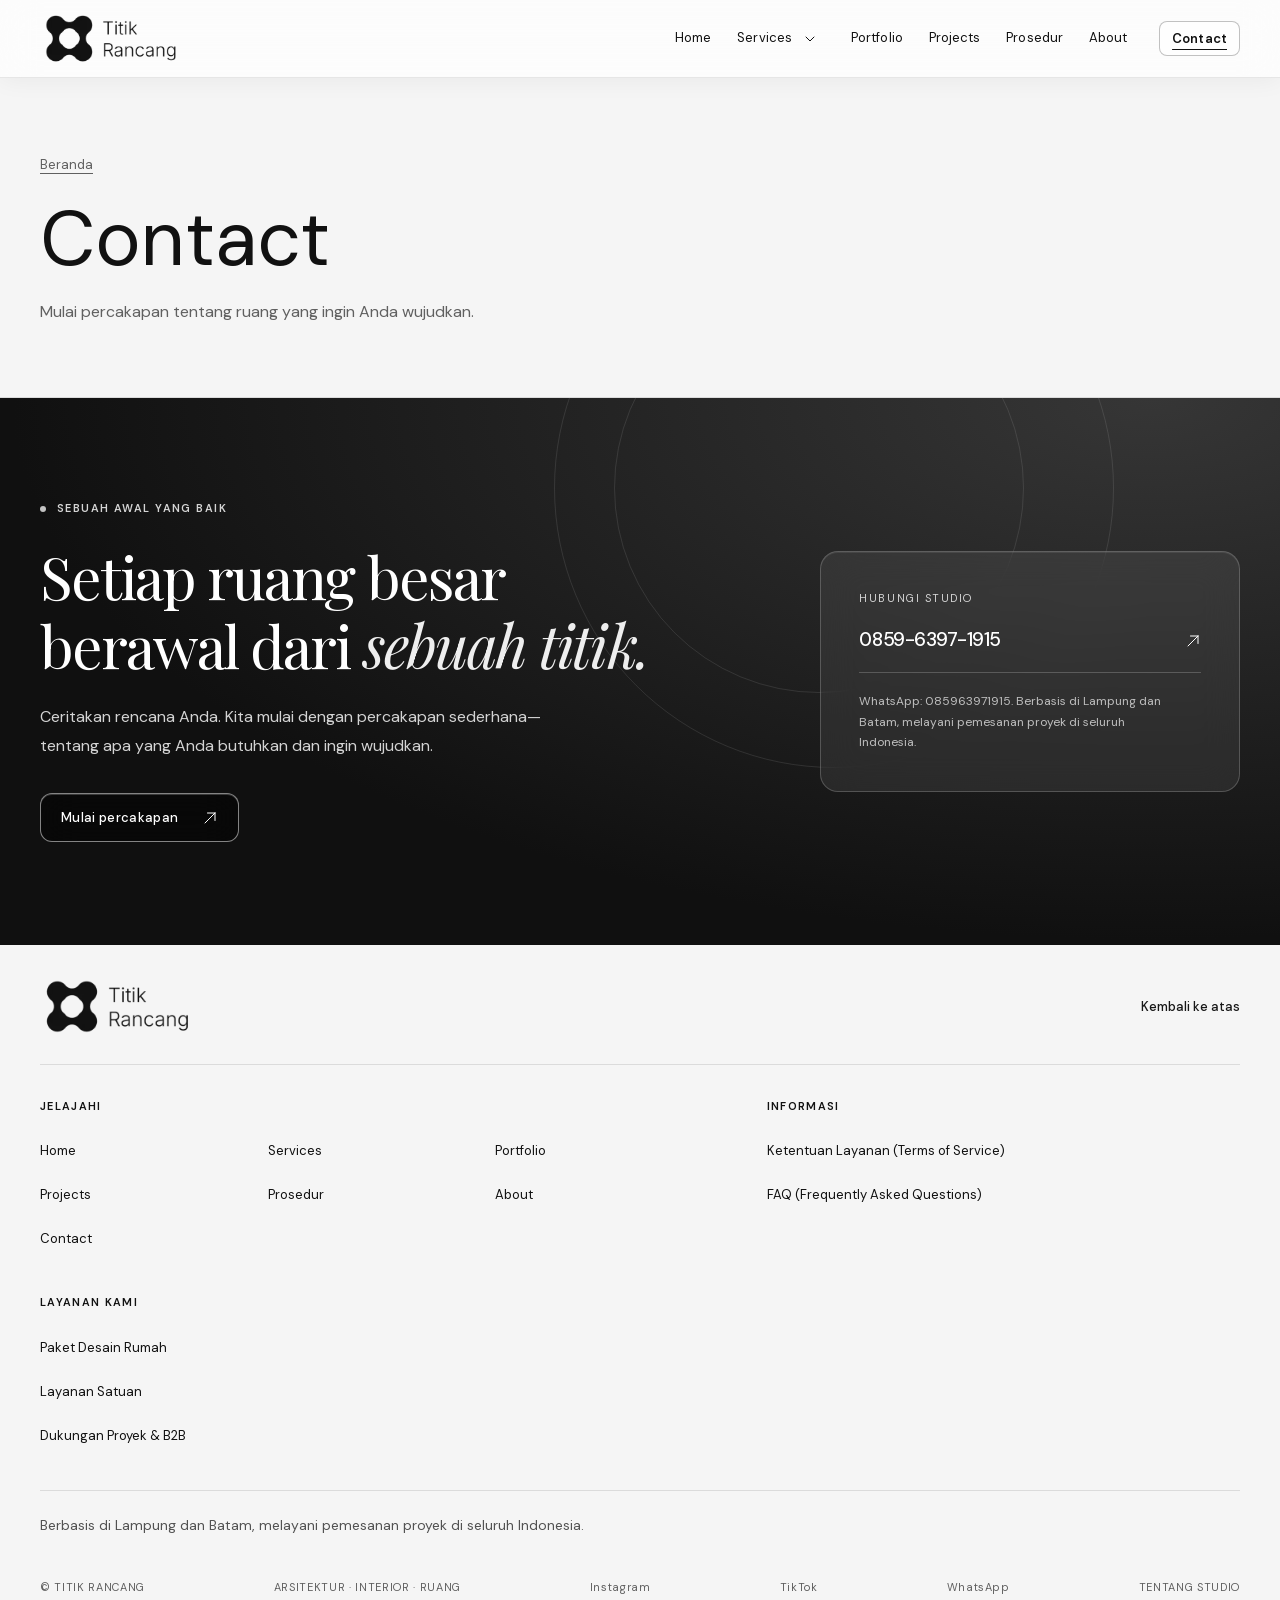
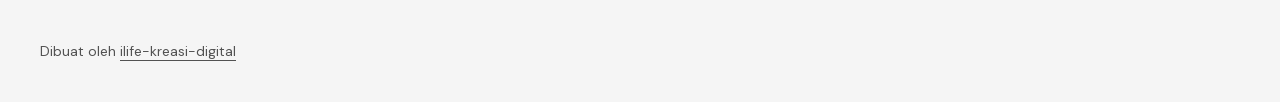
<file: contact/index.html>
<!doctype html>
<html lang="id">
<head>
  

  
<meta charset="UTF-8"><meta name="viewport" content="width=device-width, initial-scale=1.0"><meta name="theme-color" content="#f5f5f5"><title>Kontak Studio Desain Lampung dan Batam | Titik Rancang</title><meta name="description" content="Diskusikan desain rumah, interior, atau kebutuhan proyek dengan Titik Rancang di Lampung dan Batam. Hubungi WhatsApp 0859-6397-1915."><link rel="stylesheet" href="/assets/styles.css?v=20261111-performance"><script src="/assets/main.js?v=20261111-performance" defer></script><link rel="icon" href="/favicon.ico?v=1" sizes="16x16 32x32 48x48"><link rel="icon" type="image/png" sizes="32x32" href="/images/favicon-32.png?v=1"><link rel="icon" type="image/png" sizes="16x16" href="/images/favicon-16.png?v=1"><link rel="apple-touch-icon" sizes="180x180" href="/images/apple-touch-icon.png?v=1">
<link rel="canonical" href="https://titikrancangstudio.site/contact/">
<meta name="robots" content="index, follow, max-image-preview:large">
<meta property="og:type" content="website">
<meta property="og:locale" content="id_ID">
<meta property="og:site_name" content="Titik Rancang">
<meta property="og:title" content="Kontak Studio Desain Lampung dan Batam | Titik Rancang">
<meta property="og:description" content="Diskusikan desain rumah, interior, atau kebutuhan proyek dengan Titik Rancang di Lampung dan Batam. Hubungi WhatsApp 0859-6397-1915.">
<meta property="og:url" content="https://titikrancangstudio.site/contact/">
<meta property="og:image" content="https://titikrancangstudio.site/images/hero-banner-lanscape.webp">
<meta property="og:image:width" content="960">
<meta property="og:image:height" content="540">
<meta property="og:image:alt" content="Visualisasi desain rumah tropis Titik Rancang">
<meta name="twitter:card" content="summary_large_image">
<meta name="twitter:title" content="Kontak Studio Desain Lampung dan Batam | Titik Rancang">
<meta name="twitter:description" content="Diskusikan desain rumah, interior, atau kebutuhan proyek dengan Titik Rancang di Lampung dan Batam. Hubungi WhatsApp 0859-6397-1915.">
<meta name="twitter:image" content="https://titikrancangstudio.site/images/hero-banner-lanscape.webp">
<script type="application/ld+json">{"@context": "https://schema.org", "@graph": [{"@type": "Organization", "@id": "https://titikrancangstudio.site/#organization", "name": "Titik Rancang", "url": "https://titikrancangstudio.site/", "logo": "https://titikrancangstudio.site/images/titik-rancang-cropped.webp", "description": "Studio arsitektur dan desain interior berbasis di Lampung dan Batam, melayani pemesanan proyek di seluruh Indonesia.", "telephone": "+6285963971915", "sameAs": ["https://www.instagram.com/titik.rancang.studio"], "areaServed": [{"@type": "AdministrativeArea", "name": "Lampung"}, {"@type": "City", "name": "Batam"}, {"@type": "Country", "name": "Indonesia"}], "contactPoint": {"@type": "ContactPoint", "telephone": "+6285963971915", "contactType": "customer service", "availableLanguage": ["Indonesian"]}}, {"@type": "WebSite", "@id": "https://titikrancangstudio.site/#website", "url": "https://titikrancangstudio.site/", "name": "Titik Rancang", "inLanguage": "id-ID", "publisher": {"@id": "https://titikrancangstudio.site/#organization"}}, {"@type": "ContactPage", "@id": "https://titikrancangstudio.site/contact/#webpage", "url": "https://titikrancangstudio.site/contact/", "name": "Kontak Studio Desain Lampung dan Batam | Titik Rancang", "description": "Diskusikan desain rumah, interior, atau kebutuhan proyek dengan Titik Rancang di Lampung dan Batam. Hubungi WhatsApp 0859-6397-1915.", "inLanguage": "id-ID", "isPartOf": {"@id": "https://titikrancangstudio.site/#website"}, "about": {"@id": "https://titikrancangstudio.site/#organization"}}, {"@type": "BreadcrumbList", "itemListElement": [{"@type": "ListItem", "position": 1, "name": "Beranda", "item": "https://titikrancangstudio.site/"}, {"@type": "ListItem", "position": 2, "name": "Kontak", "item": "https://titikrancangstudio.site/contact/"}]}]}</script>
<link rel="preload" href="/assets/fonts/dm-sans-latin.woff2" as="font" type="font/woff2" crossorigin>
<link rel="preload" href="/assets/fonts/playfair-display-latin.woff2" as="font" type="font/woff2" crossorigin>
</head>
<body><a class="skip-link" href="#page-content">Lewati navigasi</a><header class="site-header"><div class="nav-shell"><a href="/" class="brand" aria-label="Titik Rancang — ke beranda"><img alt="Titik Rancang" src="/images/titik-rancang-cropped.webp" width="392" height="164" decoding="async"></a><nav class="main-nav " id="main-nav" aria-label="Navigasi utama"><a href="/">Home</a><div class="services-nav"><div class="services-nav-label"><a href="/services" class="">Services</a><button class="submenu-toggle" type="button" aria-label="Submenu Services" aria-expanded="false" aria-controls="services-menu"><svg class="" width="24" height="24" viewBox="0 0 24 24" fill="none" stroke="currentColor" stroke-width="1.5" stroke-linecap="round" stroke-linejoin="round" aria-hidden="true" focusable="false"><path d="m6 9 6 6 6-6"></path></svg></button></div><ul id="services-menu" class="services-dropdown" hidden=""><li><a href="/services/paket-rumah">Paket Desain Rumah</a></li><li><a href="/services/desain-satuan">Layanan Satuan</a></li><li><a href="/services/b2b-engineering">Dukungan Proyek &amp; B2B</a></li></ul></div><a href="/portfolio">Portfolio</a><a href="/projects">Projects</a><a href="/prosedur">Prosedur</a><a href="/about">About</a><a href="/contact" class="nav-contact" aria-current="page">Contact</a></nav><button class="menu-toggle" type="button" aria-label="Buka menu" aria-expanded="false" aria-controls="main-nav"><span class="menu-toggle-icon" aria-hidden="true"></span></button></div></header><div class="inner-page"><main id="page-content" tabindex="-1">
      <div class="page-heading section-pad">
        <a class="page-breadcrumb" href="/">Beranda</a>
        <h1>Contact</h1>
        <p>Mulai percakapan tentang ruang yang ingin Anda wujudkan.</p>
      </div>
      <section class="contact-section" id="kontak" aria-labelledby="contact-title">
        <div class="contact-text"><div class="section-label"><span class="label-dot"></span>SEBUAH AWAL YANG BAIK</div><h2 id="contact-title">Setiap ruang besar berawal dari <em>sebuah titik.</em></h2><p>Ceritakan rencana Anda. Kita mulai dengan percakapan sederhana—tentang apa yang Anda butuhkan dan ingin wujudkan.</p><a class="button button-light" href="https://wa.me/6285963971915?text=Halo%20Titik%20Rancang%2C%20saya%20ingin%20konsultasi%20desain.">Mulai percakapan <span aria-hidden="true"><svg class="icon size-4 shrink-0 " width="16" height="16" aria-hidden="true" focusable="false" xmlns="http://www.w3.org/2000/svg" fill="none" viewBox="0 0 24 24" stroke-width="1.5" stroke="currentColor" data-slot="icon"> <path stroke-linecap="round" stroke-linejoin="round" d="m4.5 19.5 15-15m0 0H8.25m11.25 0v11.25"></path> </svg></span></a></div>
        <div class="contact-aside"><div class="contact-detail"><span class="contact-label">HUBUNGI STUDIO</span><a href="https://wa.me/6285963971915">0859-6397-1915 <span aria-hidden="true"><svg class="icon size-4 shrink-0 " width="16" height="16" aria-hidden="true" focusable="false" xmlns="http://www.w3.org/2000/svg" fill="none" viewBox="0 0 24 24" stroke-width="1.5" stroke="currentColor" data-slot="icon"> <path stroke-linecap="round" stroke-linejoin="round" d="m4.5 19.5 15-15m0 0H8.25m11.25 0v11.25"></path> </svg></span></a><small>WhatsApp: 085963971915. Berbasis di Lampung dan Batam, melayani pemesanan proyek di seluruh Indonesia.</small></div></div>
      </section>
    </main></div><footer class="site-footer"><div class="footer-top"><a href="/" class="brand brand-footer" aria-label="Titik Rancang — ke beranda"><img alt="Titik Rancang" src="/images/titik-rancang-cropped.webp" width="392" height="164" decoding="async"></a><a class="back-top" href="#page-content">Kembali ke atas</a></div><div class="footer-navigation"><nav aria-label="Jelajahi"><h2>Jelajahi</h2><ul class="footer-menu"><li><a href="/">Home</a></li><li><a href="/services">Services</a></li><li><a href="/portfolio">Portfolio</a></li><li><a href="/projects">Projects</a></li><li><a href="/prosedur">Prosedur</a></li><li><a href="/about">About</a></li><li><a href="/contact">Contact</a></li></ul></nav><nav aria-label="Informasi"><h2>Informasi</h2><ul><li><a href="/#ketentuan-layanan">Ketentuan Layanan (Terms of Service)</a></li><li><a href="/#faq">FAQ (Frequently Asked Questions)</a></li></ul></nav><nav aria-label="Kategori Services"><h2>Layanan kami</h2><ul><li><a href="/services/paket-rumah">Paket Desain Rumah</a></li><li><a href="/services/desain-satuan">Layanan Satuan</a></li><li><a href="/services/b2b-engineering">Dukungan Proyek &amp; B2B</a></li></ul></nav></div><p class="py-6 text-sm text-neutral-600">Berbasis di Lampung dan Batam, melayani pemesanan proyek di seluruh Indonesia.</p><div class="footer-bottom"><span>© TITIK RANCANG</span><span>ARSITEKTUR · INTERIOR · RUANG</span><a href="https://www.instagram.com/titik.rancang.studio?utm_source=ig_web_button_share_sheet&amp;mdxt=ZDNlZDc0MzIxNw==" target="_blank" rel="noopener noreferrer">Instagram</a><a href="https://www.tiktok.com/@titik.rancang00?_r=1&amp;_t=ZG-9BFuABAFU9o" target="_blank" rel="noopener noreferrer">TikTok</a><a href="https://wa.me/6285963971915" target="_blank" rel="noopener noreferrer">WhatsApp</a><a href="/about">TENTANG STUDIO</a></div><p class="py-6 text-sm text-neutral-600">Dibuat oleh <a href="https://www.instagram.com/ilifeekreasidigital?utm_source=ig_web_button_share_sheet&amp;xtok=ZDNlZDc0MzIxNw==" target="_blank" rel="noopener noreferrer" style="text-decoration: underline; text-underline-offset: 4px;">ilife-kreasi-digital</a></p></footer></body>
</html>
</file>
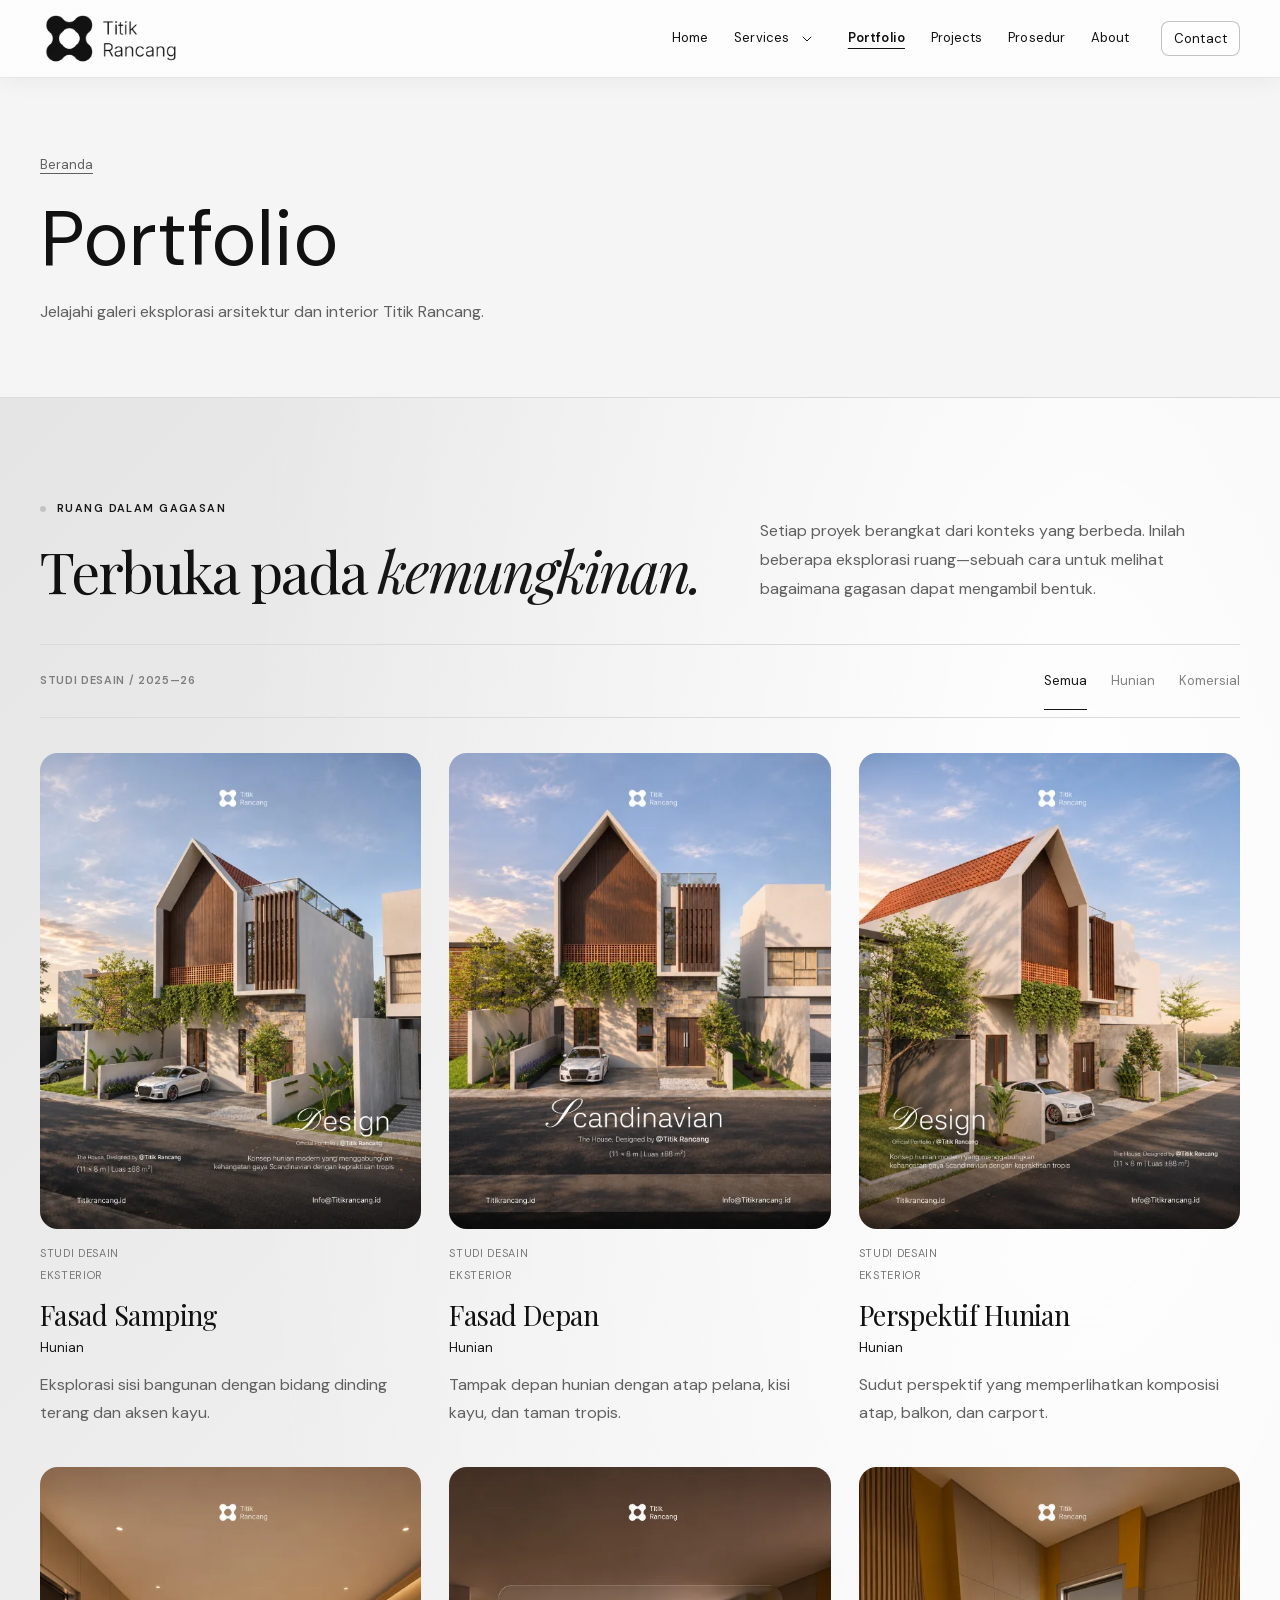
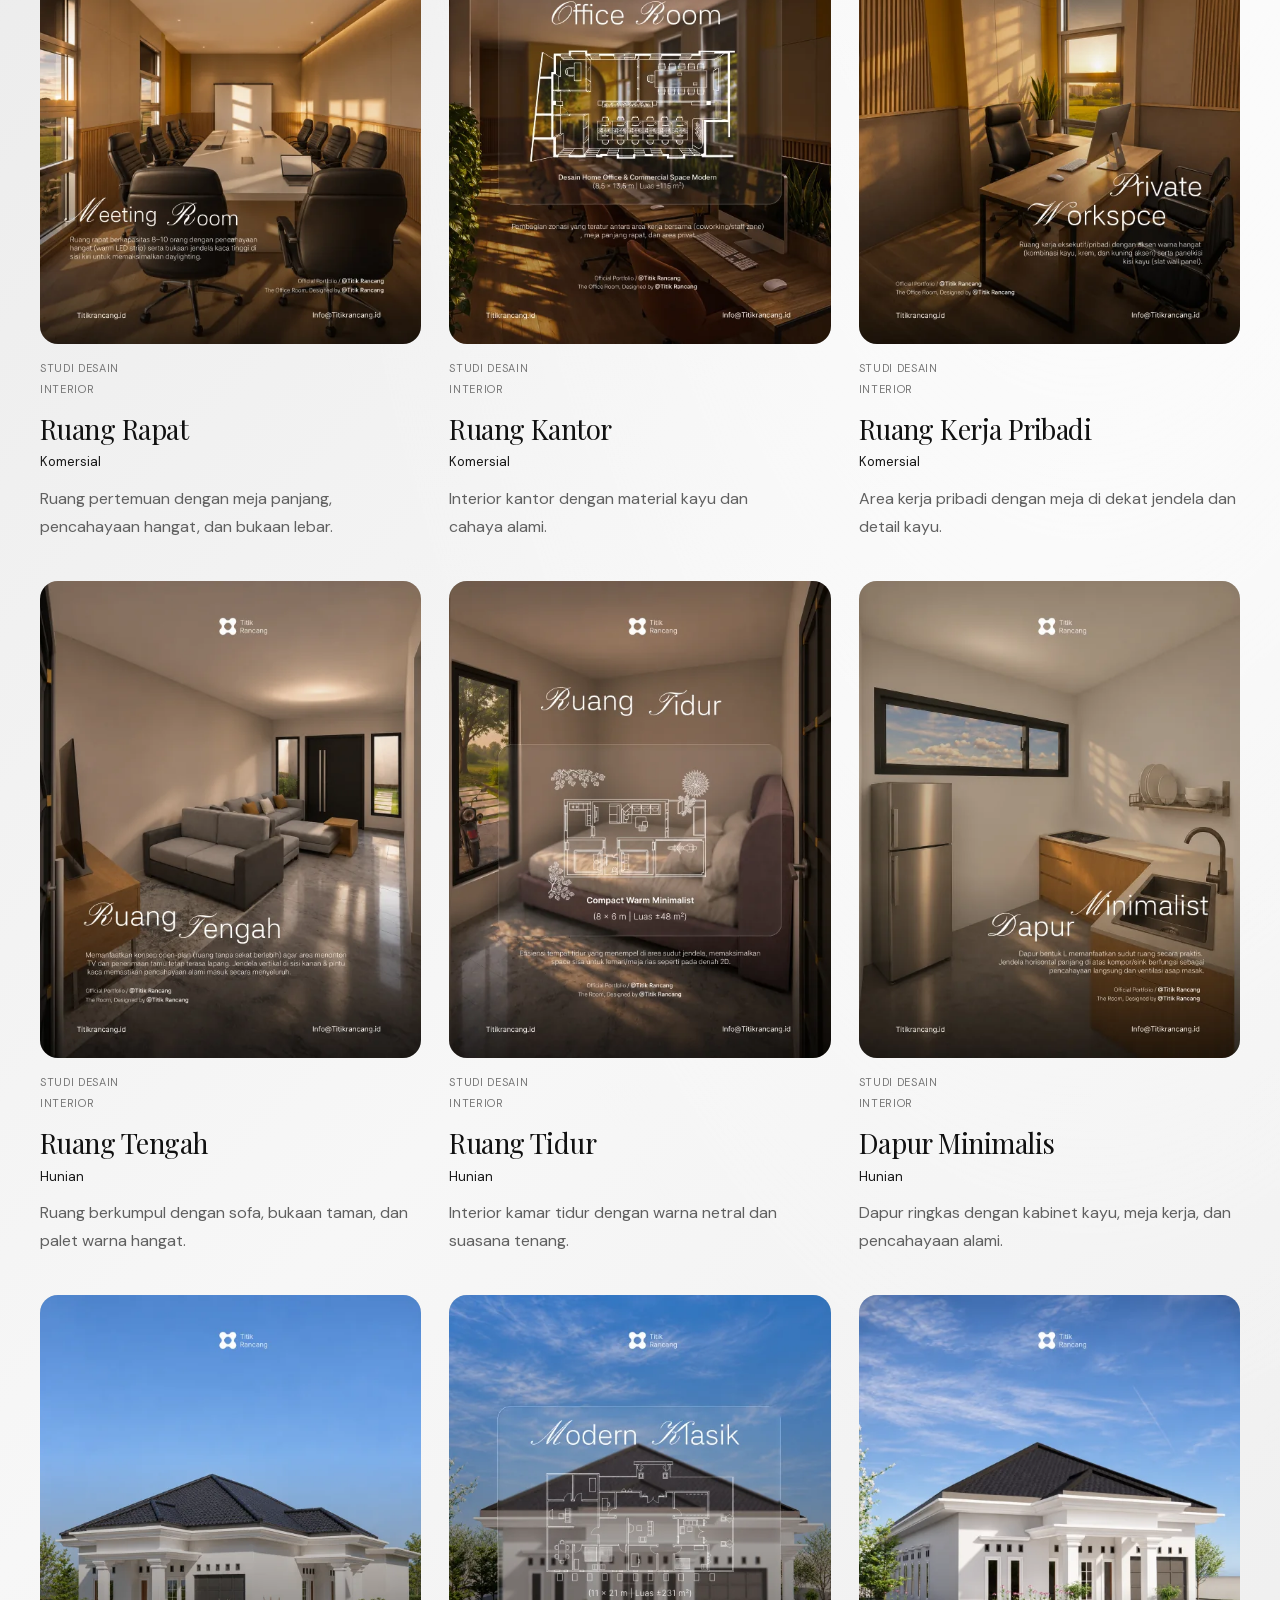
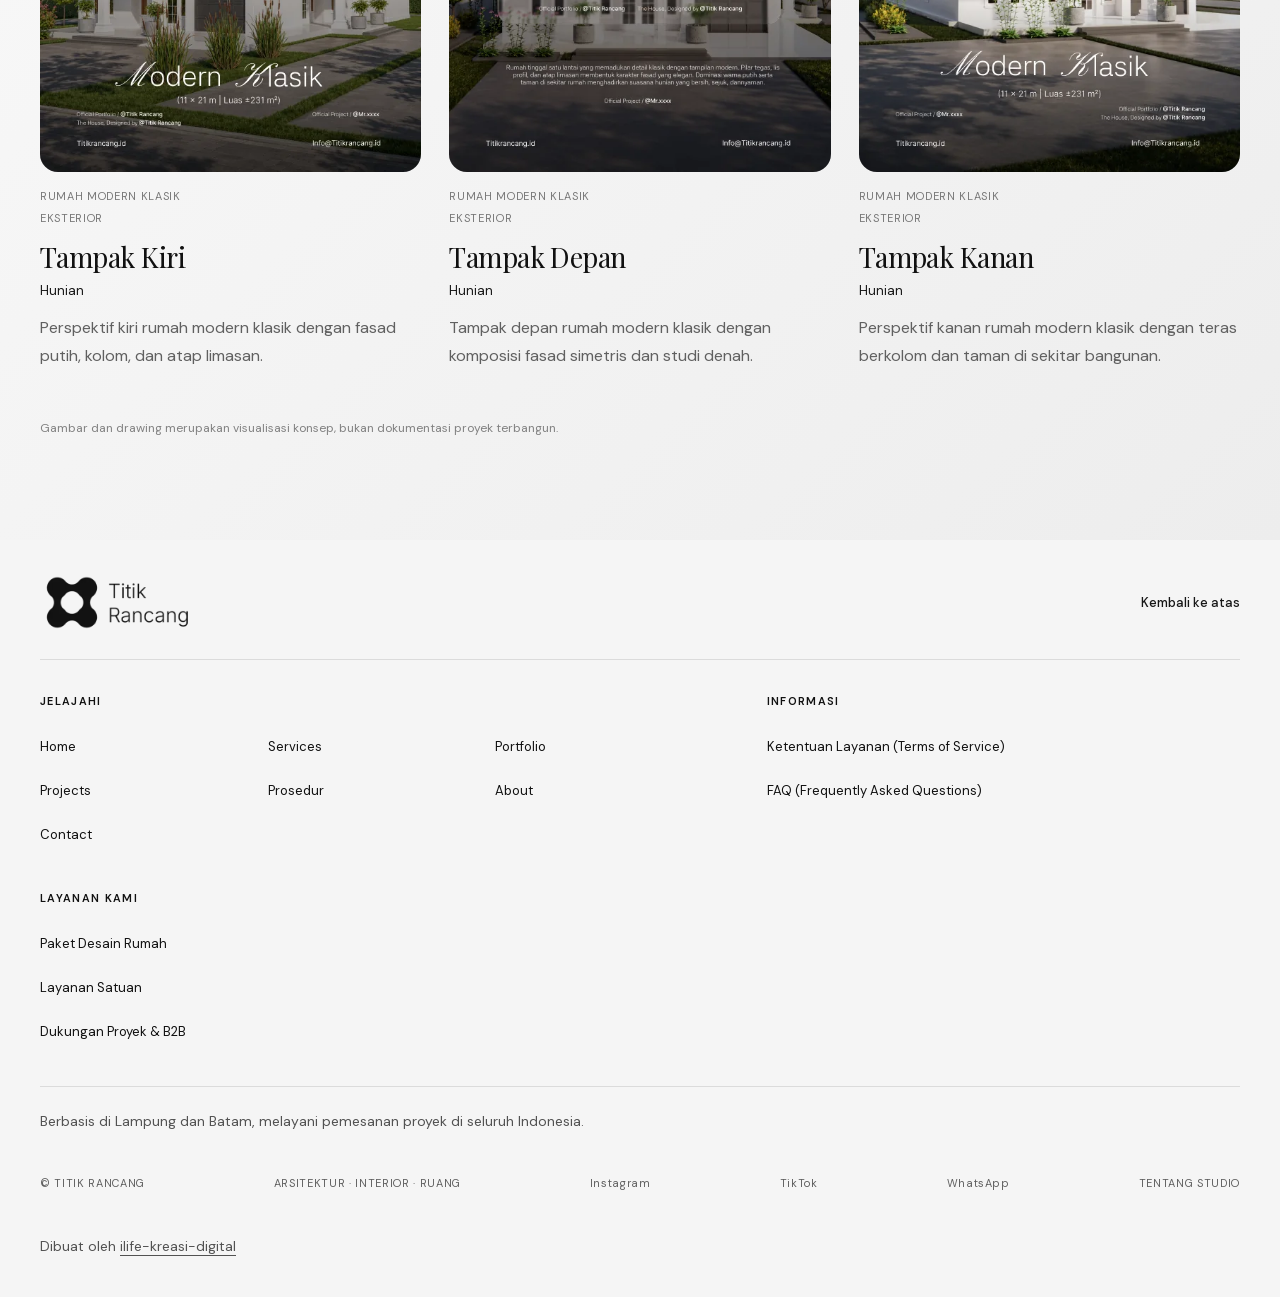
<file: portfolio/index.html>
<!doctype html>
<html lang="id">
<head>
  

  
<meta charset="UTF-8"><meta name="viewport" content="width=device-width, initial-scale=1.0"><meta name="theme-color" content="#f5f5f5"><title>Portfolio Arsitektur &amp; Desain Interior | Titik Rancang</title><meta name="description" content="Jelajahi visualisasi konsep fasad rumah, ruang kantor, kamar tidur, dan dapur karya Titik Rancang. Studio desain berbasis di Lampung dan Batam."><link rel="stylesheet" href="/assets/styles.css?v=20261111-performance"><script src="/assets/main.js?v=20261111-performance" defer></script><link rel="icon" href="/favicon.ico?v=1" sizes="16x16 32x32 48x48"><link rel="icon" type="image/png" sizes="32x32" href="/images/favicon-32.png?v=1"><link rel="icon" type="image/png" sizes="16x16" href="/images/favicon-16.png?v=1"><link rel="apple-touch-icon" sizes="180x180" href="/images/apple-touch-icon.png?v=1">
<link rel="canonical" href="https://titikrancangstudio.site/portfolio/">
<meta name="robots" content="index, follow, max-image-preview:large">
<meta property="og:type" content="website">
<meta property="og:locale" content="id_ID">
<meta property="og:site_name" content="Titik Rancang">
<meta property="og:title" content="Portfolio Arsitektur &amp; Desain Interior | Titik Rancang">
<meta property="og:description" content="Jelajahi visualisasi konsep fasad rumah, ruang kantor, kamar tidur, dan dapur karya Titik Rancang. Studio desain berbasis di Lampung dan Batam.">
<meta property="og:url" content="https://titikrancangstudio.site/portfolio/">
<meta property="og:image" content="https://titikrancangstudio.site/images/hero-banner-lanscape.webp">
<meta property="og:image:width" content="960">
<meta property="og:image:height" content="540">
<meta property="og:image:alt" content="Visualisasi desain rumah tropis Titik Rancang">
<meta name="twitter:card" content="summary_large_image">
<meta name="twitter:title" content="Portfolio Arsitektur &amp; Desain Interior | Titik Rancang">
<meta name="twitter:description" content="Jelajahi visualisasi konsep fasad rumah, ruang kantor, kamar tidur, dan dapur karya Titik Rancang. Studio desain berbasis di Lampung dan Batam.">
<meta name="twitter:image" content="https://titikrancangstudio.site/images/hero-banner-lanscape.webp">
<script type="application/ld+json">{"@context": "https://schema.org", "@graph": [{"@type": "Organization", "@id": "https://titikrancangstudio.site/#organization", "name": "Titik Rancang", "url": "https://titikrancangstudio.site/", "logo": "https://titikrancangstudio.site/images/titik-rancang-cropped.webp", "description": "Studio arsitektur dan desain interior berbasis di Lampung dan Batam, melayani pemesanan proyek di seluruh Indonesia.", "telephone": "+6285963971915", "sameAs": ["https://www.instagram.com/titik.rancang.studio"], "areaServed": [{"@type": "AdministrativeArea", "name": "Lampung"}, {"@type": "City", "name": "Batam"}, {"@type": "Country", "name": "Indonesia"}], "contactPoint": {"@type": "ContactPoint", "telephone": "+6285963971915", "contactType": "customer service", "availableLanguage": ["Indonesian"]}}, {"@type": "WebSite", "@id": "https://titikrancangstudio.site/#website", "url": "https://titikrancangstudio.site/", "name": "Titik Rancang", "inLanguage": "id-ID", "publisher": {"@id": "https://titikrancangstudio.site/#organization"}}, {"@type": "CollectionPage", "@id": "https://titikrancangstudio.site/portfolio/#webpage", "url": "https://titikrancangstudio.site/portfolio/", "name": "Portfolio Arsitektur & Desain Interior | Titik Rancang", "description": "Jelajahi visualisasi konsep fasad rumah, ruang kantor, kamar tidur, dan dapur karya Titik Rancang. Studio desain berbasis di Lampung dan Batam.", "inLanguage": "id-ID", "isPartOf": {"@id": "https://titikrancangstudio.site/#website"}, "about": {"@id": "https://titikrancangstudio.site/#organization"}}, {"@type": "BreadcrumbList", "itemListElement": [{"@type": "ListItem", "position": 1, "name": "Beranda", "item": "https://titikrancangstudio.site/"}, {"@type": "ListItem", "position": 2, "name": "Portfolio", "item": "https://titikrancangstudio.site/portfolio/"}]}]}</script>
<link rel="preload" href="/assets/fonts/dm-sans-latin.woff2" as="font" type="font/woff2" crossorigin>
<link rel="preload" href="/assets/fonts/playfair-display-latin.woff2" as="font" type="font/woff2" crossorigin>
</head>
<body><a class="skip-link" href="#page-content">Lewati navigasi</a><header class="site-header"><div class="nav-shell"><a href="/" class="brand" aria-label="Titik Rancang — ke beranda"><img alt="Titik Rancang" src="/images/titik-rancang-cropped.webp" width="392" height="164" decoding="async"></a><nav class="main-nav " id="main-nav" aria-label="Navigasi utama"><a href="/">Home</a><div class="services-nav"><div class="services-nav-label"><a href="/services" class="">Services</a><button class="submenu-toggle" type="button" aria-label="Submenu Services" aria-expanded="false" aria-controls="services-menu"><svg class="" width="24" height="24" viewBox="0 0 24 24" fill="none" stroke="currentColor" stroke-width="1.5" stroke-linecap="round" stroke-linejoin="round" aria-hidden="true" focusable="false"><path d="m6 9 6 6 6-6"></path></svg></button></div><ul id="services-menu" class="services-dropdown" hidden=""><li><a href="/services/paket-rumah">Paket Desain Rumah</a></li><li><a href="/services/desain-satuan">Layanan Satuan</a></li><li><a href="/services/b2b-engineering">Dukungan Proyek &amp; B2B</a></li></ul></div><a href="/portfolio" aria-current="page">Portfolio</a><a href="/projects">Projects</a><a href="/prosedur">Prosedur</a><a href="/about">About</a><a href="/contact" class="nav-contact">Contact</a></nav><button class="menu-toggle" type="button" aria-label="Buka menu" aria-expanded="false" aria-controls="main-nav"><span class="menu-toggle-icon" aria-hidden="true"></span></button></div></header><div class="inner-page"><main id="page-content" tabindex="-1">
      <div class="page-heading section-pad">
        <a class="page-breadcrumb" href="/">Beranda</a>
        <h1>Portfolio</h1>
        <p>Jelajahi galeri eksplorasi arsitektur dan interior Titik Rancang.</p>
      </div>
      <section class="work-section section-pad" id="karya">
        <div class="section-heading">
          <div><div class="section-label"><span class="label-dot"></span>RUANG DALAM GAGASAN</div><h2>Terbuka pada <em>kemungkinan.</em></h2></div>
          <p>Setiap proyek berangkat dari konteks yang berbeda. Inilah beberapa eksplorasi ruang—sebuah cara untuk melihat bagaimana gagasan dapat mengambil bentuk.</p>
        </div>
        <div class="work-toolbar">
          <span>STUDI DESAIN / 2025—26</span>
          <div class="filter-list" aria-label="Filter kategori karya">
            <button class="active" data-filter="Semua" type="button" aria-pressed="true">Semua</button>
            <button data-filter="Hunian" type="button" aria-pressed="false">Hunian</button>
            <button data-filter="Komersial" type="button" aria-pressed="false">Komersial</button>
          </div>
        </div>
        <p class="sr-only" data-filter-status="" role="status" aria-live="polite">12 studi desain ditampilkan.</p>
        <div class="project-grid" id="project">
          <article class="project-card project-card-portrait" data-category="Hunian">
            <a class="project-image-link" href="/projects#fasad-samping" aria-label="Lihat rincian Fasad Samping"><img src="/images/Side%20Elevation%20Angle.webp" width="540" height="675" decoding="async" loading="lazy" alt="Eksplorasi sisi bangunan dengan bidang dinding terang dan aksen kayu."></a>
            <div class="project-meta"><span>STUDI DESAIN</span><span>Eksterior</span></div>
            <div class="project-title-row"><h3>Fasad Samping</h3><span>Hunian</span></div>
            <p class="project-description">Eksplorasi sisi bangunan dengan bidang dinding terang dan aksen kayu.</p>
          </article>
          <article class="project-card project-card-portrait" data-category="Hunian">
            <a class="project-image-link" href="/projects#fasad-depan" aria-label="Lihat rincian Fasad Depan"><img src="/images/Main%20Front%20Elevation.webp" width="540" height="675" decoding="async" loading="lazy" alt="Tampak depan hunian dengan atap pelana, kisi kayu, dan taman tropis."></a>
            <div class="project-meta"><span>STUDI DESAIN</span><span>Eksterior</span></div>
            <div class="project-title-row"><h3>Fasad Depan</h3><span>Hunian</span></div>
            <p class="project-description">Tampak depan hunian dengan atap pelana, kisi kayu, dan taman tropis.</p>
          </article>
          <article class="project-card project-card-portrait" data-category="Hunian">
            <a class="project-image-link" href="/projects#perspektif-hunian" aria-label="Lihat rincian Perspektif Hunian"><img src="/images/Perspective-Angle.webp" width="540" height="675" decoding="async" loading="lazy" alt="Sudut perspektif yang memperlihatkan komposisi atap, balkon, dan carport."></a>
            <div class="project-meta"><span>STUDI DESAIN</span><span>Eksterior</span></div>
            <div class="project-title-row"><h3>Perspektif Hunian</h3><span>Hunian</span></div>
            <p class="project-description">Sudut perspektif yang memperlihatkan komposisi atap, balkon, dan carport.</p>
          </article>
          <article class="project-card project-card-portrait" data-category="Komersial">
            <a class="project-image-link" href="/projects#ruang-rapat" aria-label="Lihat rincian Ruang Rapat"><img src="/images/meeting-room.webp" width="540" height="675" decoding="async" loading="lazy" alt="Ruang pertemuan dengan meja panjang, pencahayaan hangat, dan bukaan lebar."></a>
            <div class="project-meta"><span>STUDI DESAIN</span><span>Interior</span></div>
            <div class="project-title-row"><h3>Ruang Rapat</h3><span>Komersial</span></div>
            <p class="project-description">Ruang pertemuan dengan meja panjang, pencahayaan hangat, dan bukaan lebar.</p>
          </article>
          <article class="project-card project-card-portrait" data-category="Komersial">
            <a class="project-image-link" href="/projects#ruang-kantor" aria-label="Lihat rincian Ruang Kantor"><img src="/images/office-room.webp" width="540" height="675" decoding="async" loading="lazy" alt="Interior kantor dengan material kayu dan cahaya alami."></a>
            <div class="project-meta"><span>STUDI DESAIN</span><span>Interior</span></div>
            <div class="project-title-row"><h3>Ruang Kantor</h3><span>Komersial</span></div>
            <p class="project-description">Interior kantor dengan material kayu dan cahaya alami.</p>
          </article>
          <article class="project-card project-card-portrait" data-category="Komersial">
            <a class="project-image-link" href="/projects#ruang-kerja-pribadi" aria-label="Lihat rincian Ruang Kerja Pribadi"><img src="/images/private-workspace.webp" width="540" height="675" decoding="async" loading="lazy" alt="Area kerja pribadi dengan meja di dekat jendela dan detail kayu."></a>
            <div class="project-meta"><span>STUDI DESAIN</span><span>Interior</span></div>
            <div class="project-title-row"><h3>Ruang Kerja Pribadi</h3><span>Komersial</span></div>
            <p class="project-description">Area kerja pribadi dengan meja di dekat jendela dan detail kayu.</p>
          </article>
          <article class="project-card project-card-portrait" data-category="Hunian">
            <a class="project-image-link" href="/projects#ruang-tengah" aria-label="Lihat rincian Ruang Tengah"><img src="/images/ruang-tengah.webp" width="540" height="675" decoding="async" loading="lazy" alt="Ruang berkumpul dengan sofa, bukaan taman, dan palet warna hangat."></a>
            <div class="project-meta"><span>STUDI DESAIN</span><span>Interior</span></div>
            <div class="project-title-row"><h3>Ruang Tengah</h3><span>Hunian</span></div>
            <p class="project-description">Ruang berkumpul dengan sofa, bukaan taman, dan palet warna hangat.</p>
          </article>
          <article class="project-card project-card-portrait" data-category="Hunian">
            <a class="project-image-link" href="/projects#ruang-tidur" aria-label="Lihat rincian Ruang Tidur"><img src="/images/ruang-kamar.webp" width="540" height="675" decoding="async" loading="lazy" alt="Interior kamar tidur dengan warna netral dan suasana tenang."></a>
            <div class="project-meta"><span>STUDI DESAIN</span><span>Interior</span></div>
            <div class="project-title-row"><h3>Ruang Tidur</h3><span>Hunian</span></div>
            <p class="project-description">Interior kamar tidur dengan warna netral dan suasana tenang.</p>
          </article>
          <article class="project-card project-card-portrait" data-category="Hunian">
            <a class="project-image-link" href="/projects#dapur-minimalis" aria-label="Lihat rincian Dapur Minimalis"><img src="/images/ruang-Dapur.webp" width="540" height="675" decoding="async" loading="lazy" alt="Dapur ringkas dengan kabinet kayu, meja kerja, dan pencahayaan alami."></a>
            <div class="project-meta"><span>STUDI DESAIN</span><span>Interior</span></div>
            <div class="project-title-row"><h3>Dapur Minimalis</h3><span>Hunian</span></div>
            <p class="project-description">Dapur ringkas dengan kabinet kayu, meja kerja, dan pencahayaan alami.</p>
          </article>
          <article class="project-card project-card-portrait" data-category="Hunian">
            <a class="project-image-link" href="/projects#rumah-modern-klasik-kiri" aria-label="Lihat rincian Rumah Modern Klasik — Tampak Kiri"><img src="/images/tampak-kiri.webp" width="540" height="675" decoding="async" loading="lazy" alt="Perspektif kiri rumah modern klasik dengan fasad putih, kolom, dan atap limasan."></a>
            <div class="project-meta"><span>RUMAH MODERN KLASIK</span><span>Eksterior</span></div>
            <div class="project-title-row"><h3>Tampak Kiri</h3><span>Hunian</span></div>
            <p class="project-description">Perspektif kiri rumah modern klasik dengan fasad putih, kolom, dan atap limasan.</p>
          </article>
          <article class="project-card project-card-portrait" data-category="Hunian">
            <a class="project-image-link" href="/projects#rumah-modern-klasik-tengah" aria-label="Lihat rincian Rumah Modern Klasik — Tampak Depan"><img src="/images/tampak-tengah.webp" width="540" height="675" decoding="async" loading="lazy" alt="Tampak depan rumah modern klasik dengan komposisi fasad simetris dan studi denah."></a>
            <div class="project-meta"><span>RUMAH MODERN KLASIK</span><span>Eksterior</span></div>
            <div class="project-title-row"><h3>Tampak Depan</h3><span>Hunian</span></div>
            <p class="project-description">Tampak depan rumah modern klasik dengan komposisi fasad simetris dan studi denah.</p>
          </article>
          <article class="project-card project-card-portrait" data-category="Hunian">
            <a class="project-image-link" href="/projects#rumah-modern-klasik-kanan" aria-label="Lihat rincian Rumah Modern Klasik — Tampak Kanan"><img src="/images/tampak-kanan.webp" width="540" height="675" decoding="async" loading="lazy" alt="Perspektif kanan rumah modern klasik dengan teras berkolom dan taman di sekitar bangunan."></a>
            <div class="project-meta"><span>RUMAH MODERN KLASIK</span><span>Eksterior</span></div>
            <div class="project-title-row"><h3>Tampak Kanan</h3><span>Hunian</span></div>
            <p class="project-description">Perspektif kanan rumah modern klasik dengan teras berkolom dan taman di sekitar bangunan.</p>
          </article>
        </div>
        <p class="concept-note">Gambar dan drawing merupakan visualisasi konsep, bukan dokumentasi proyek terbangun.</p>
      </section>
    </main></div><footer class="site-footer"><div class="footer-top"><a href="/" class="brand brand-footer" aria-label="Titik Rancang — ke beranda"><img alt="Titik Rancang" src="/images/titik-rancang-cropped.webp" width="392" height="164" decoding="async"></a><a class="back-top" href="#page-content">Kembali ke atas</a></div><div class="footer-navigation"><nav aria-label="Jelajahi"><h2>Jelajahi</h2><ul class="footer-menu"><li><a href="/">Home</a></li><li><a href="/services">Services</a></li><li><a href="/portfolio">Portfolio</a></li><li><a href="/projects">Projects</a></li><li><a href="/prosedur">Prosedur</a></li><li><a href="/about">About</a></li><li><a href="/contact">Contact</a></li></ul></nav><nav aria-label="Informasi"><h2>Informasi</h2><ul><li><a href="/#ketentuan-layanan">Ketentuan Layanan (Terms of Service)</a></li><li><a href="/#faq">FAQ (Frequently Asked Questions)</a></li></ul></nav><nav aria-label="Kategori Services"><h2>Layanan kami</h2><ul><li><a href="/services/paket-rumah">Paket Desain Rumah</a></li><li><a href="/services/desain-satuan">Layanan Satuan</a></li><li><a href="/services/b2b-engineering">Dukungan Proyek &amp; B2B</a></li></ul></nav></div><p class="py-6 text-sm text-neutral-600">Berbasis di Lampung dan Batam, melayani pemesanan proyek di seluruh Indonesia.</p><div class="footer-bottom"><span>© TITIK RANCANG</span><span>ARSITEKTUR · INTERIOR · RUANG</span><a href="https://www.instagram.com/titik.rancang.studio?utm_source=ig_web_button_share_sheet&amp;mdxt=ZDNlZDc0MzIxNw==" target="_blank" rel="noopener noreferrer">Instagram</a><a href="https://www.tiktok.com/@titik.rancang00?_r=1&amp;_t=ZG-9BFuABAFU9o" target="_blank" rel="noopener noreferrer">TikTok</a><a href="https://wa.me/6285963971915" target="_blank" rel="noopener noreferrer">WhatsApp</a><a href="/about">TENTANG STUDIO</a></div><p class="py-6 text-sm text-neutral-600">Dibuat oleh <a href="https://www.instagram.com/ilifeekreasidigital?utm_source=ig_web_button_share_sheet&amp;xtok=ZDNlZDc0MzIxNw==" target="_blank" rel="noopener noreferrer" style="text-decoration: underline; text-underline-offset: 4px;">ilife-kreasi-digital</a></p></footer></body>
</html>
</file>
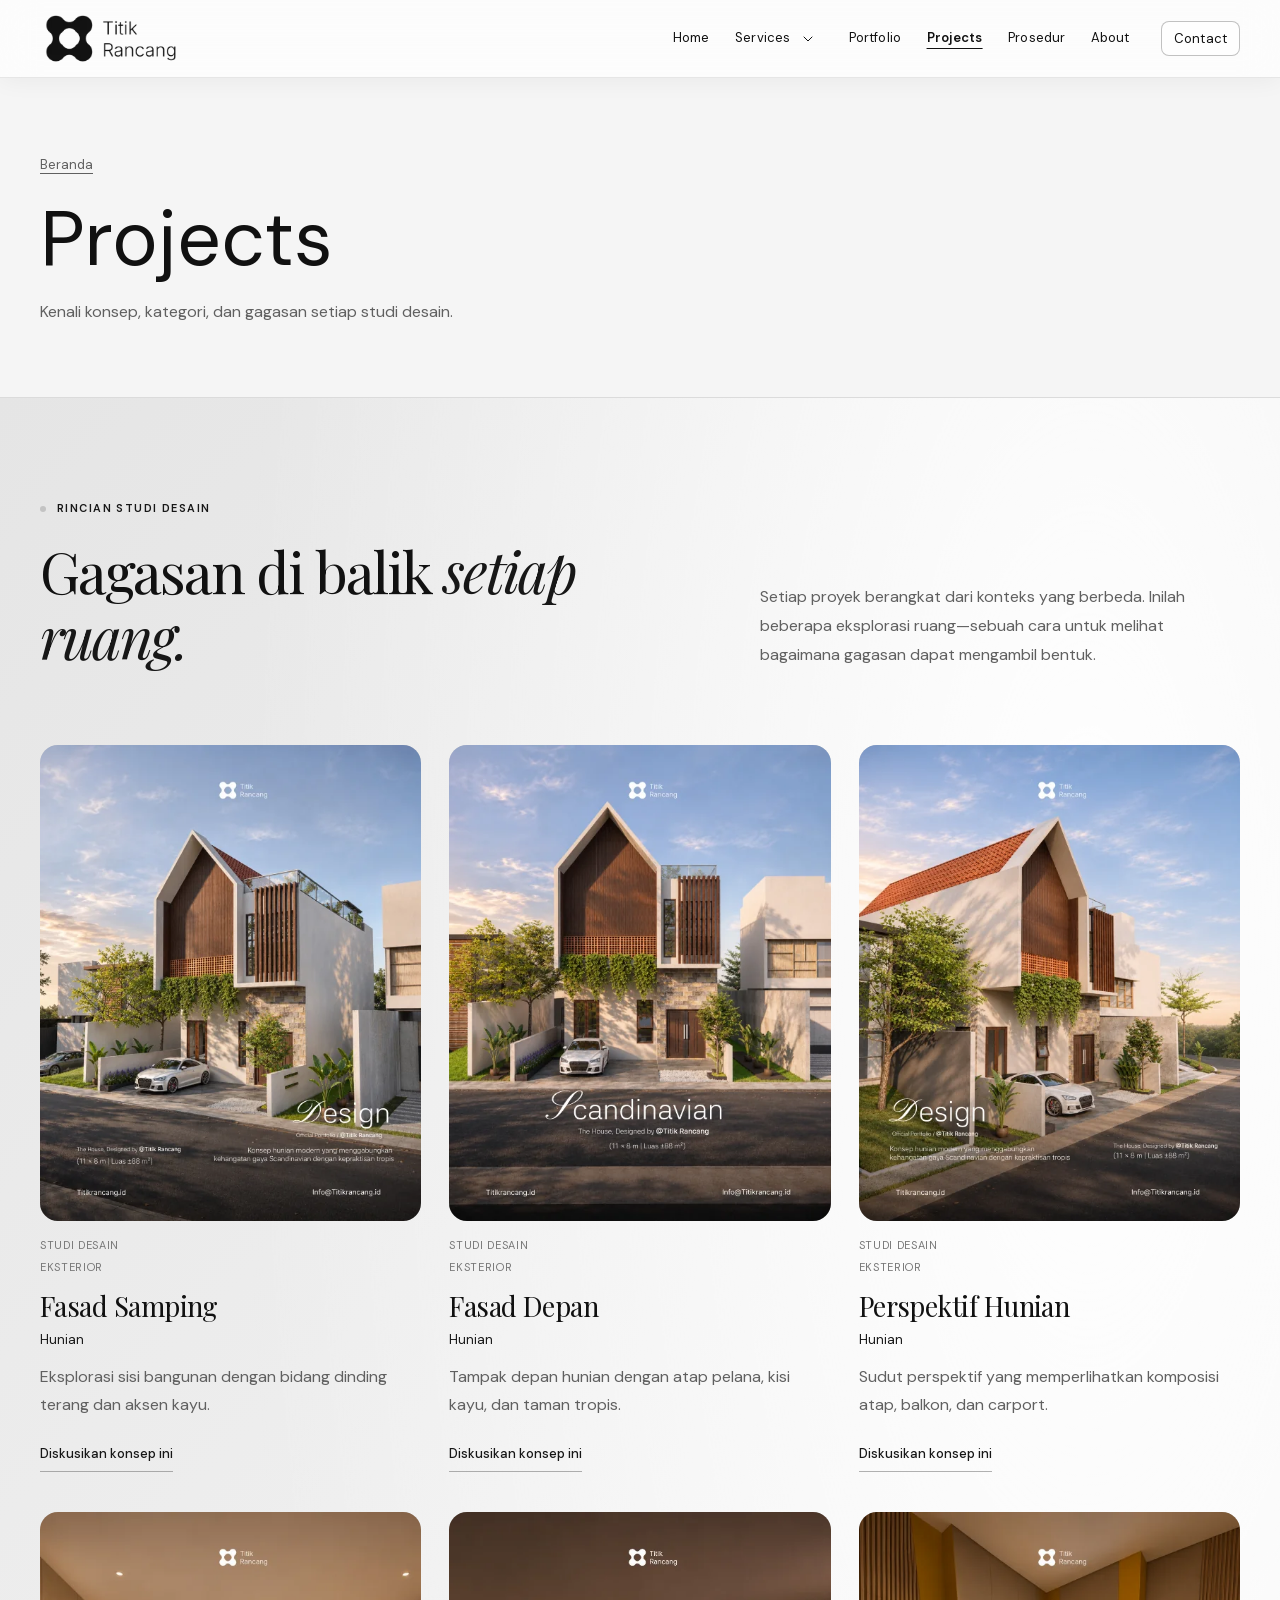
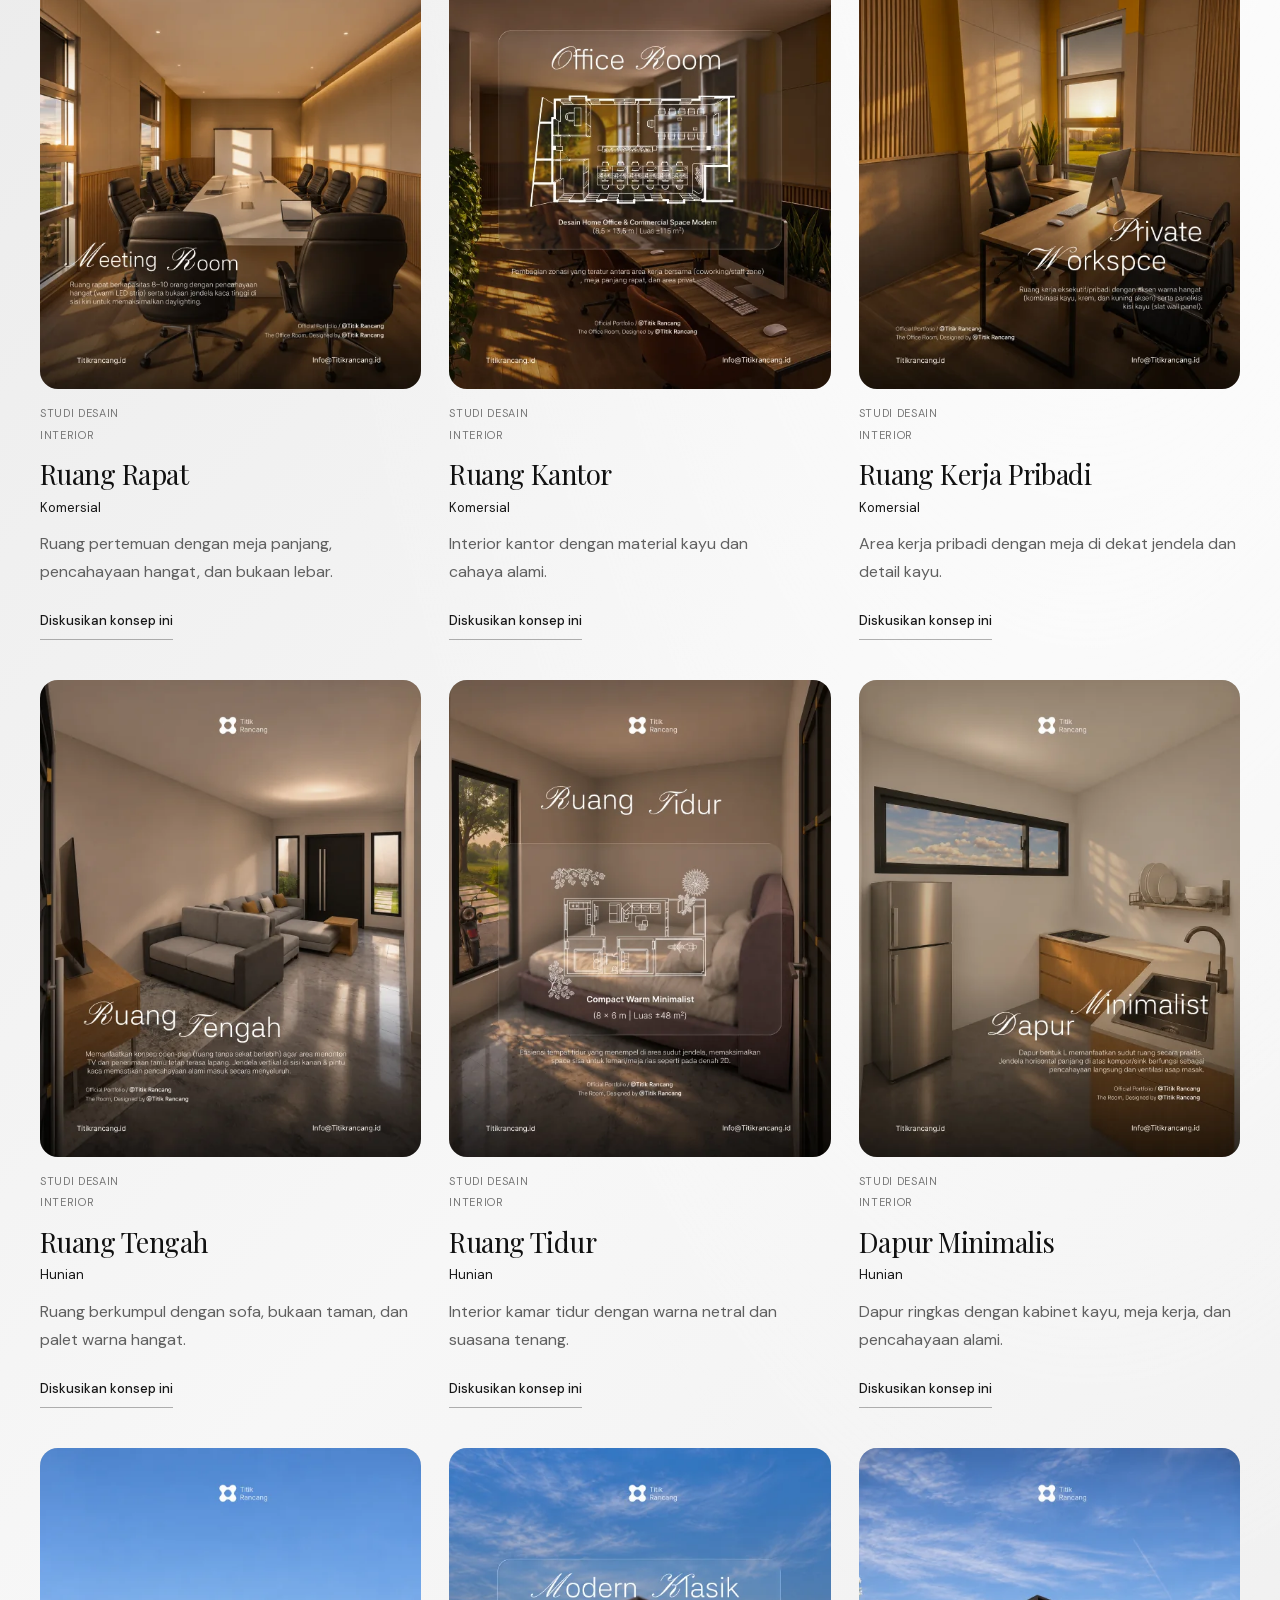
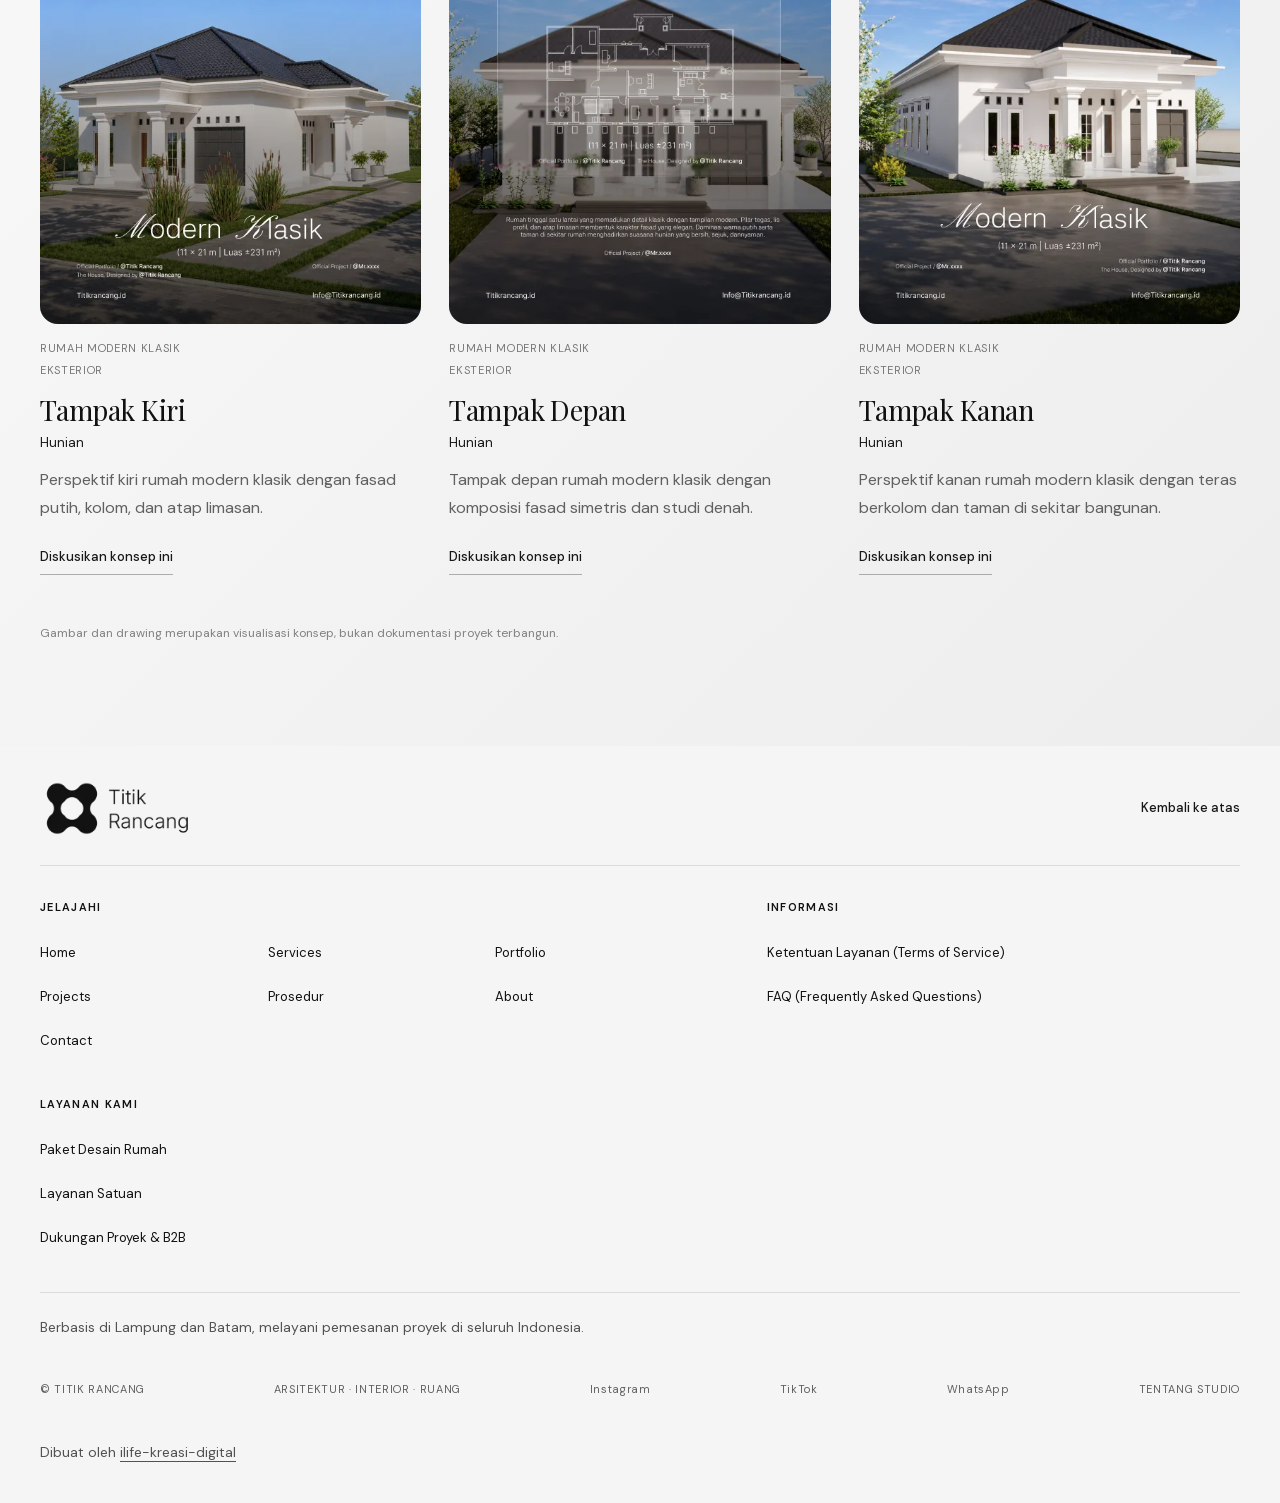
<file: projects/index.html>
<!doctype html>
<html lang="id">
<head>
  

  
<meta charset="UTF-8"><meta name="viewport" content="width=device-width, initial-scale=1.0"><meta name="theme-color" content="#f5f5f5"><title>Studi Desain Rumah &amp; Interior | Titik Rancang</title><meta name="description" content="Kenali gagasan desain hunian dan ruang komersial Titik Rancang melalui studi fasad, ruang kerja, ruang tidur, ruang tengah, dan dapur."><link rel="stylesheet" href="/assets/styles.css?v=20261111-performance"><script src="/assets/main.js?v=20261111-performance" defer></script><link rel="icon" href="/favicon.ico?v=1" sizes="16x16 32x32 48x48"><link rel="icon" type="image/png" sizes="32x32" href="/images/favicon-32.png?v=1"><link rel="icon" type="image/png" sizes="16x16" href="/images/favicon-16.png?v=1"><link rel="apple-touch-icon" sizes="180x180" href="/images/apple-touch-icon.png?v=1">
<link rel="canonical" href="https://titikrancangstudio.site/projects/">
<meta name="robots" content="index, follow, max-image-preview:large">
<meta property="og:type" content="website">
<meta property="og:locale" content="id_ID">
<meta property="og:site_name" content="Titik Rancang">
<meta property="og:title" content="Studi Desain Rumah &amp; Interior | Titik Rancang">
<meta property="og:description" content="Kenali gagasan desain hunian dan ruang komersial Titik Rancang melalui studi fasad, ruang kerja, ruang tidur, ruang tengah, dan dapur.">
<meta property="og:url" content="https://titikrancangstudio.site/projects/">
<meta property="og:image" content="https://titikrancangstudio.site/images/hero-banner-lanscape.webp">
<meta property="og:image:width" content="960">
<meta property="og:image:height" content="540">
<meta property="og:image:alt" content="Visualisasi desain rumah tropis Titik Rancang">
<meta name="twitter:card" content="summary_large_image">
<meta name="twitter:title" content="Studi Desain Rumah &amp; Interior | Titik Rancang">
<meta name="twitter:description" content="Kenali gagasan desain hunian dan ruang komersial Titik Rancang melalui studi fasad, ruang kerja, ruang tidur, ruang tengah, dan dapur.">
<meta name="twitter:image" content="https://titikrancangstudio.site/images/hero-banner-lanscape.webp">
<script type="application/ld+json">{"@context": "https://schema.org", "@graph": [{"@type": "Organization", "@id": "https://titikrancangstudio.site/#organization", "name": "Titik Rancang", "url": "https://titikrancangstudio.site/", "logo": "https://titikrancangstudio.site/images/titik-rancang-cropped.webp", "description": "Studio arsitektur dan desain interior berbasis di Lampung dan Batam, melayani pemesanan proyek di seluruh Indonesia.", "telephone": "+6285963971915", "sameAs": ["https://www.instagram.com/titik.rancang.studio"], "areaServed": [{"@type": "AdministrativeArea", "name": "Lampung"}, {"@type": "City", "name": "Batam"}, {"@type": "Country", "name": "Indonesia"}], "contactPoint": {"@type": "ContactPoint", "telephone": "+6285963971915", "contactType": "customer service", "availableLanguage": ["Indonesian"]}}, {"@type": "WebSite", "@id": "https://titikrancangstudio.site/#website", "url": "https://titikrancangstudio.site/", "name": "Titik Rancang", "inLanguage": "id-ID", "publisher": {"@id": "https://titikrancangstudio.site/#organization"}}, {"@type": "CollectionPage", "@id": "https://titikrancangstudio.site/projects/#webpage", "url": "https://titikrancangstudio.site/projects/", "name": "Studi Desain Rumah & Interior | Titik Rancang", "description": "Kenali gagasan desain hunian dan ruang komersial Titik Rancang melalui studi fasad, ruang kerja, ruang tidur, ruang tengah, dan dapur.", "inLanguage": "id-ID", "isPartOf": {"@id": "https://titikrancangstudio.site/#website"}, "about": {"@id": "https://titikrancangstudio.site/#organization"}}, {"@type": "BreadcrumbList", "itemListElement": [{"@type": "ListItem", "position": 1, "name": "Beranda", "item": "https://titikrancangstudio.site/"}, {"@type": "ListItem", "position": 2, "name": "Projects", "item": "https://titikrancangstudio.site/projects/"}]}]}</script>
<link rel="preload" href="/assets/fonts/dm-sans-latin.woff2" as="font" type="font/woff2" crossorigin>
<link rel="preload" href="/assets/fonts/playfair-display-latin.woff2" as="font" type="font/woff2" crossorigin>
</head>
<body><a class="skip-link" href="#page-content">Lewati navigasi</a><header class="site-header"><div class="nav-shell"><a href="/" class="brand" aria-label="Titik Rancang — ke beranda"><img alt="Titik Rancang" src="/images/titik-rancang-cropped.webp" width="392" height="164" decoding="async"></a><nav class="main-nav " id="main-nav" aria-label="Navigasi utama"><a href="/">Home</a><div class="services-nav"><div class="services-nav-label"><a href="/services" class="">Services</a><button class="submenu-toggle" type="button" aria-label="Submenu Services" aria-expanded="false" aria-controls="services-menu"><svg class="" width="24" height="24" viewBox="0 0 24 24" fill="none" stroke="currentColor" stroke-width="1.5" stroke-linecap="round" stroke-linejoin="round" aria-hidden="true" focusable="false"><path d="m6 9 6 6 6-6"></path></svg></button></div><ul id="services-menu" class="services-dropdown" hidden=""><li><a href="/services/paket-rumah">Paket Desain Rumah</a></li><li><a href="/services/desain-satuan">Layanan Satuan</a></li><li><a href="/services/b2b-engineering">Dukungan Proyek &amp; B2B</a></li></ul></div><a href="/portfolio">Portfolio</a><a href="/projects" aria-current="page">Projects</a><a href="/prosedur">Prosedur</a><a href="/about">About</a><a href="/contact" class="nav-contact">Contact</a></nav><button class="menu-toggle" type="button" aria-label="Buka menu" aria-expanded="false" aria-controls="main-nav"><span class="menu-toggle-icon" aria-hidden="true"></span></button></div></header><div class="inner-page"><main id="page-content" tabindex="-1">
      <div class="page-heading section-pad">
        <a class="page-breadcrumb" href="/">Beranda</a>
        <h1>Projects</h1>
        <p>Kenali konsep, kategori, dan gagasan setiap studi desain.</p>
      </div>
      <section class="work-section section-pad" id="daftar-project">
        <div class="section-heading">
          <div><div class="section-label"><span class="label-dot"></span>RINCIAN STUDI DESAIN</div><h2>Gagasan di balik <em>setiap ruang.</em></h2></div>
          <p>Setiap proyek berangkat dari konteks yang berbeda. Inilah beberapa eksplorasi ruang—sebuah cara untuk melihat bagaimana gagasan dapat mengambil bentuk.</p>
        </div>

        <div class="project-grid" id="project">
          <article class="project-card project-card-portrait" id="fasad-samping" data-category="Hunian">
            <a class="project-image-link" href="/contact" aria-label="Diskusikan desain Fasad Samping"><img src="/images/Side%20Elevation%20Angle.webp" width="540" height="675" decoding="async" loading="lazy" alt="Eksplorasi sisi bangunan dengan bidang dinding terang dan aksen kayu."></a>
            <div class="project-meta"><span>STUDI DESAIN</span><span>Eksterior</span></div>
            <div class="project-title-row"><h3>Fasad Samping</h3><span>Hunian</span></div>
            <p class="project-description">Eksplorasi sisi bangunan dengan bidang dinding terang dan aksen kayu.</p><a class="text-link project-inquiry" href="/contact">Diskusikan konsep ini</a>
          </article>
          <article class="project-card project-card-portrait" id="fasad-depan" data-category="Hunian">
            <a class="project-image-link" href="/contact" aria-label="Diskusikan desain Fasad Depan"><img src="/images/Main%20Front%20Elevation.webp" width="540" height="675" decoding="async" loading="lazy" alt="Tampak depan hunian dengan atap pelana, kisi kayu, dan taman tropis."></a>
            <div class="project-meta"><span>STUDI DESAIN</span><span>Eksterior</span></div>
            <div class="project-title-row"><h3>Fasad Depan</h3><span>Hunian</span></div>
            <p class="project-description">Tampak depan hunian dengan atap pelana, kisi kayu, dan taman tropis.</p><a class="text-link project-inquiry" href="/contact">Diskusikan konsep ini</a>
          </article>
          <article class="project-card project-card-portrait" id="perspektif-hunian" data-category="Hunian">
            <a class="project-image-link" href="/contact" aria-label="Diskusikan desain Perspektif Hunian"><img src="/images/Perspective-Angle.webp" width="540" height="675" decoding="async" loading="lazy" alt="Sudut perspektif yang memperlihatkan komposisi atap, balkon, dan carport."></a>
            <div class="project-meta"><span>STUDI DESAIN</span><span>Eksterior</span></div>
            <div class="project-title-row"><h3>Perspektif Hunian</h3><span>Hunian</span></div>
            <p class="project-description">Sudut perspektif yang memperlihatkan komposisi atap, balkon, dan carport.</p><a class="text-link project-inquiry" href="/contact">Diskusikan konsep ini</a>
          </article>
          <article class="project-card project-card-portrait" id="ruang-rapat" data-category="Komersial">
            <a class="project-image-link" href="/contact" aria-label="Diskusikan desain Ruang Rapat"><img src="/images/meeting-room.webp" width="540" height="675" decoding="async" loading="lazy" alt="Ruang pertemuan dengan meja panjang, pencahayaan hangat, dan bukaan lebar."></a>
            <div class="project-meta"><span>STUDI DESAIN</span><span>Interior</span></div>
            <div class="project-title-row"><h3>Ruang Rapat</h3><span>Komersial</span></div>
            <p class="project-description">Ruang pertemuan dengan meja panjang, pencahayaan hangat, dan bukaan lebar.</p><a class="text-link project-inquiry" href="/contact">Diskusikan konsep ini</a>
          </article>
          <article class="project-card project-card-portrait" id="ruang-kantor" data-category="Komersial">
            <a class="project-image-link" href="/contact" aria-label="Diskusikan desain Ruang Kantor"><img src="/images/office-room.webp" width="540" height="675" decoding="async" loading="lazy" alt="Interior kantor dengan material kayu dan cahaya alami."></a>
            <div class="project-meta"><span>STUDI DESAIN</span><span>Interior</span></div>
            <div class="project-title-row"><h3>Ruang Kantor</h3><span>Komersial</span></div>
            <p class="project-description">Interior kantor dengan material kayu dan cahaya alami.</p><a class="text-link project-inquiry" href="/contact">Diskusikan konsep ini</a>
          </article>
          <article class="project-card project-card-portrait" id="ruang-kerja-pribadi" data-category="Komersial">
            <a class="project-image-link" href="/contact" aria-label="Diskusikan desain Ruang Kerja Pribadi"><img src="/images/private-workspace.webp" width="540" height="675" decoding="async" loading="lazy" alt="Area kerja pribadi dengan meja di dekat jendela dan detail kayu."></a>
            <div class="project-meta"><span>STUDI DESAIN</span><span>Interior</span></div>
            <div class="project-title-row"><h3>Ruang Kerja Pribadi</h3><span>Komersial</span></div>
            <p class="project-description">Area kerja pribadi dengan meja di dekat jendela dan detail kayu.</p><a class="text-link project-inquiry" href="/contact">Diskusikan konsep ini</a>
          </article>
          <article class="project-card project-card-portrait" id="ruang-tengah" data-category="Hunian">
            <a class="project-image-link" href="/contact" aria-label="Diskusikan desain Ruang Tengah"><img src="/images/ruang-tengah.webp" width="540" height="675" decoding="async" loading="lazy" alt="Ruang berkumpul dengan sofa, bukaan taman, dan palet warna hangat."></a>
            <div class="project-meta"><span>STUDI DESAIN</span><span>Interior</span></div>
            <div class="project-title-row"><h3>Ruang Tengah</h3><span>Hunian</span></div>
            <p class="project-description">Ruang berkumpul dengan sofa, bukaan taman, dan palet warna hangat.</p><a class="text-link project-inquiry" href="/contact">Diskusikan konsep ini</a>
          </article>
          <article class="project-card project-card-portrait" id="ruang-tidur" data-category="Hunian">
            <a class="project-image-link" href="/contact" aria-label="Diskusikan desain Ruang Tidur"><img src="/images/ruang-kamar.webp" width="540" height="675" decoding="async" loading="lazy" alt="Interior kamar tidur dengan warna netral dan suasana tenang."></a>
            <div class="project-meta"><span>STUDI DESAIN</span><span>Interior</span></div>
            <div class="project-title-row"><h3>Ruang Tidur</h3><span>Hunian</span></div>
            <p class="project-description">Interior kamar tidur dengan warna netral dan suasana tenang.</p><a class="text-link project-inquiry" href="/contact">Diskusikan konsep ini</a>
          </article>
          <article class="project-card project-card-portrait" id="dapur-minimalis" data-category="Hunian">
            <a class="project-image-link" href="/contact" aria-label="Diskusikan desain Dapur Minimalis"><img src="/images/ruang-Dapur.webp" width="540" height="675" decoding="async" loading="lazy" alt="Dapur ringkas dengan kabinet kayu, meja kerja, dan pencahayaan alami."></a>
            <div class="project-meta"><span>STUDI DESAIN</span><span>Interior</span></div>
            <div class="project-title-row"><h3>Dapur Minimalis</h3><span>Hunian</span></div>
            <p class="project-description">Dapur ringkas dengan kabinet kayu, meja kerja, dan pencahayaan alami.</p><a class="text-link project-inquiry" href="/contact">Diskusikan konsep ini</a>
          </article>
          <article class="project-card project-card-portrait" id="rumah-modern-klasik-kiri" data-category="Hunian">
            <a class="project-image-link" href="/contact" aria-label="Diskusikan Rumah Modern Klasik — Tampak Kiri"><img src="/images/tampak-kiri.webp" width="540" height="675" decoding="async" loading="lazy" alt="Perspektif kiri rumah modern klasik dengan fasad putih, kolom, dan atap limasan."></a>
            <div class="project-meta"><span>RUMAH MODERN KLASIK</span><span>Eksterior</span></div>
            <div class="project-title-row"><h3>Tampak Kiri</h3><span>Hunian</span></div>
            <p class="project-description">Perspektif kiri rumah modern klasik dengan fasad putih, kolom, dan atap limasan.</p><a class="text-link project-inquiry" href="/contact">Diskusikan konsep ini</a>
          </article>
          <article class="project-card project-card-portrait" id="rumah-modern-klasik-tengah" data-category="Hunian">
            <a class="project-image-link" href="/contact" aria-label="Diskusikan Rumah Modern Klasik — Tampak Depan"><img src="/images/tampak-tengah.webp" width="540" height="675" decoding="async" loading="lazy" alt="Tampak depan rumah modern klasik dengan komposisi fasad simetris dan studi denah."></a>
            <div class="project-meta"><span>RUMAH MODERN KLASIK</span><span>Eksterior</span></div>
            <div class="project-title-row"><h3>Tampak Depan</h3><span>Hunian</span></div>
            <p class="project-description">Tampak depan rumah modern klasik dengan komposisi fasad simetris dan studi denah.</p><a class="text-link project-inquiry" href="/contact">Diskusikan konsep ini</a>
          </article>
          <article class="project-card project-card-portrait" id="rumah-modern-klasik-kanan" data-category="Hunian">
            <a class="project-image-link" href="/contact" aria-label="Diskusikan Rumah Modern Klasik — Tampak Kanan"><img src="/images/tampak-kanan.webp" width="540" height="675" decoding="async" loading="lazy" alt="Perspektif kanan rumah modern klasik dengan teras berkolom dan taman di sekitar bangunan."></a>
            <div class="project-meta"><span>RUMAH MODERN KLASIK</span><span>Eksterior</span></div>
            <div class="project-title-row"><h3>Tampak Kanan</h3><span>Hunian</span></div>
            <p class="project-description">Perspektif kanan rumah modern klasik dengan teras berkolom dan taman di sekitar bangunan.</p><a class="text-link project-inquiry" href="/contact">Diskusikan konsep ini</a>
          </article>
        </div>
        <p class="concept-note">Gambar dan drawing merupakan visualisasi konsep, bukan dokumentasi proyek terbangun.</p>
      </section>
    </main></div><footer class="site-footer"><div class="footer-top"><a href="/" class="brand brand-footer" aria-label="Titik Rancang — ke beranda"><img alt="Titik Rancang" src="/images/titik-rancang-cropped.webp" width="392" height="164" decoding="async"></a><a class="back-top" href="#page-content">Kembali ke atas</a></div><div class="footer-navigation"><nav aria-label="Jelajahi"><h2>Jelajahi</h2><ul class="footer-menu"><li><a href="/">Home</a></li><li><a href="/services">Services</a></li><li><a href="/portfolio">Portfolio</a></li><li><a href="/projects">Projects</a></li><li><a href="/prosedur">Prosedur</a></li><li><a href="/about">About</a></li><li><a href="/contact">Contact</a></li></ul></nav><nav aria-label="Informasi"><h2>Informasi</h2><ul><li><a href="/#ketentuan-layanan">Ketentuan Layanan (Terms of Service)</a></li><li><a href="/#faq">FAQ (Frequently Asked Questions)</a></li></ul></nav><nav aria-label="Kategori Services"><h2>Layanan kami</h2><ul><li><a href="/services/paket-rumah">Paket Desain Rumah</a></li><li><a href="/services/desain-satuan">Layanan Satuan</a></li><li><a href="/services/b2b-engineering">Dukungan Proyek &amp; B2B</a></li></ul></nav></div><p class="py-6 text-sm text-neutral-600">Berbasis di Lampung dan Batam, melayani pemesanan proyek di seluruh Indonesia.</p><div class="footer-bottom"><span>© TITIK RANCANG</span><span>ARSITEKTUR · INTERIOR · RUANG</span><a href="https://www.instagram.com/titik.rancang.studio?utm_source=ig_web_button_share_sheet&amp;mdxt=ZDNlZDc0MzIxNw==" target="_blank" rel="noopener noreferrer">Instagram</a><a href="https://www.tiktok.com/@titik.rancang00?_r=1&amp;_t=ZG-9BFuABAFU9o" target="_blank" rel="noopener noreferrer">TikTok</a><a href="https://wa.me/6285963971915" target="_blank" rel="noopener noreferrer">WhatsApp</a><a href="/about">TENTANG STUDIO</a></div><p class="py-6 text-sm text-neutral-600">Dibuat oleh <a href="https://www.instagram.com/ilifeekreasidigital?utm_source=ig_web_button_share_sheet&amp;xtok=ZDNlZDc0MzIxNw==" target="_blank" rel="noopener noreferrer" style="text-decoration: underline; text-underline-offset: 4px;">ilife-kreasi-digital</a></p></footer></body>
</html>
</file>
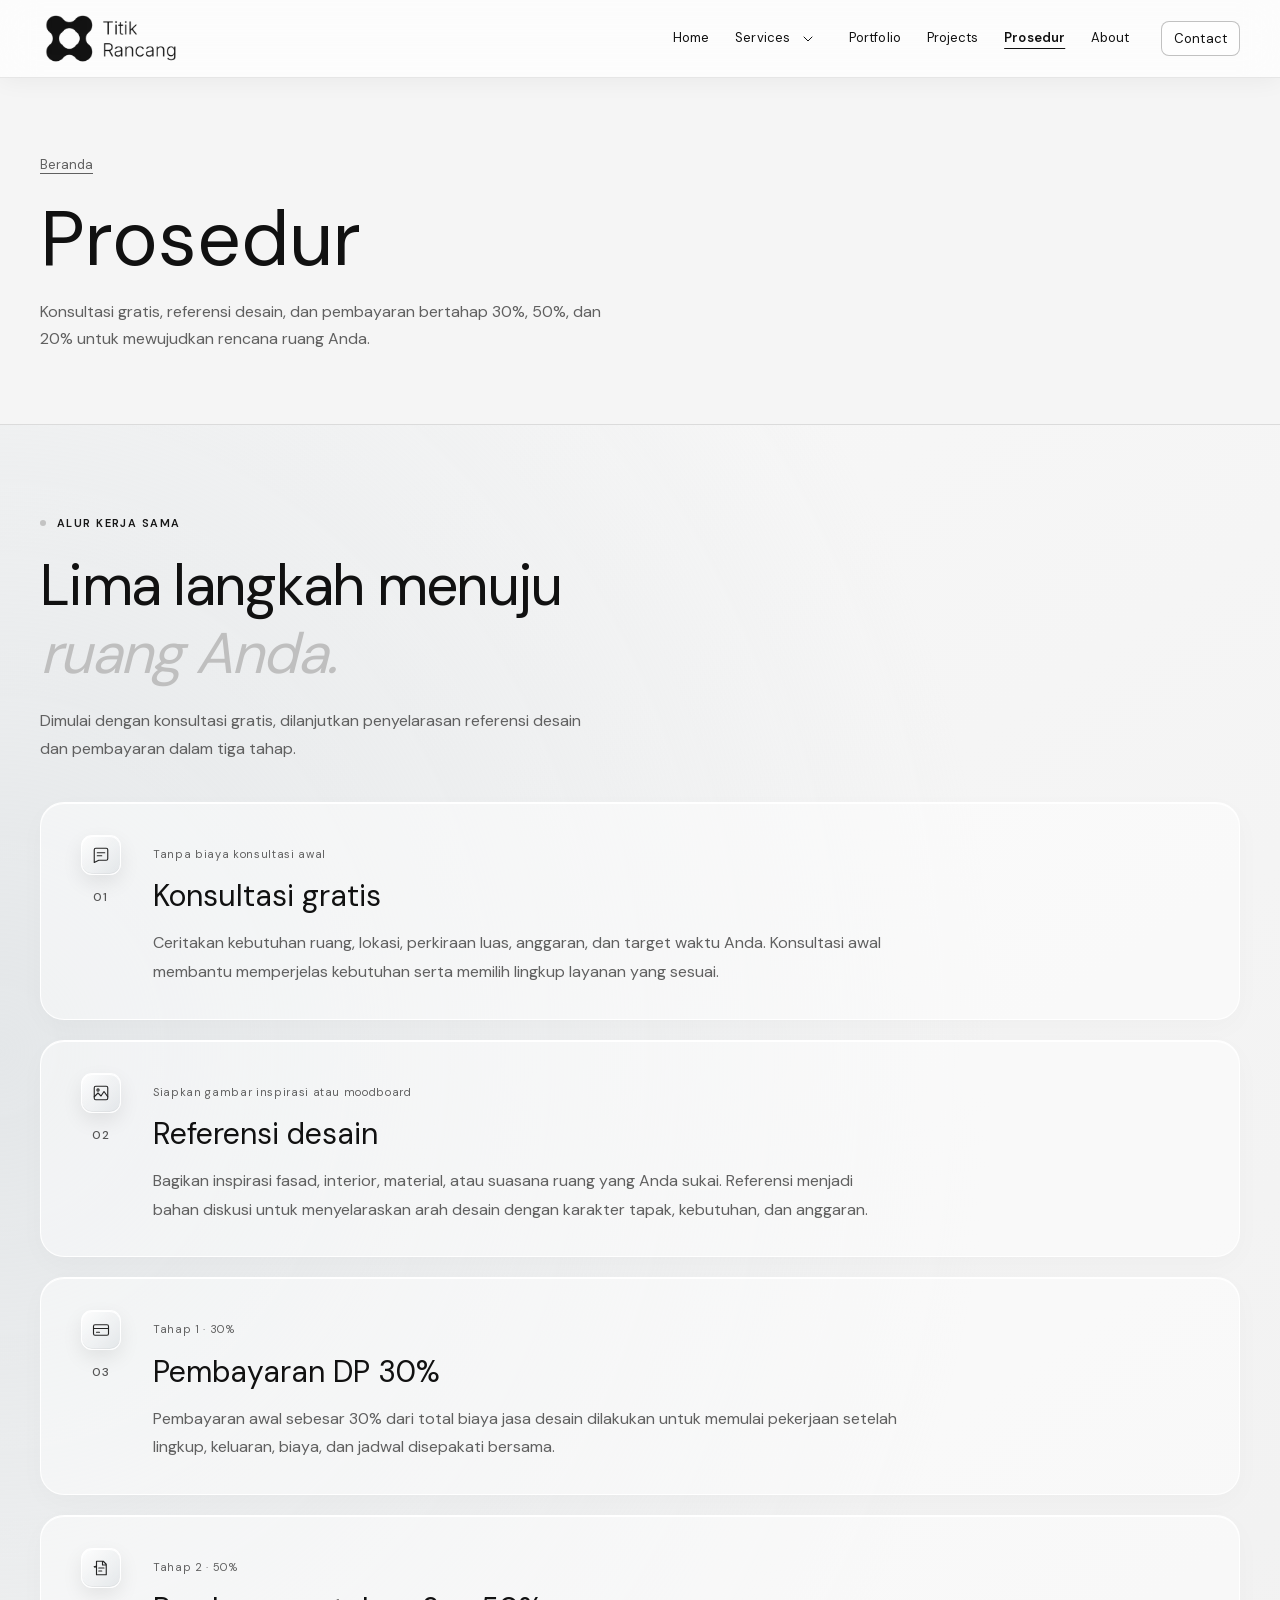
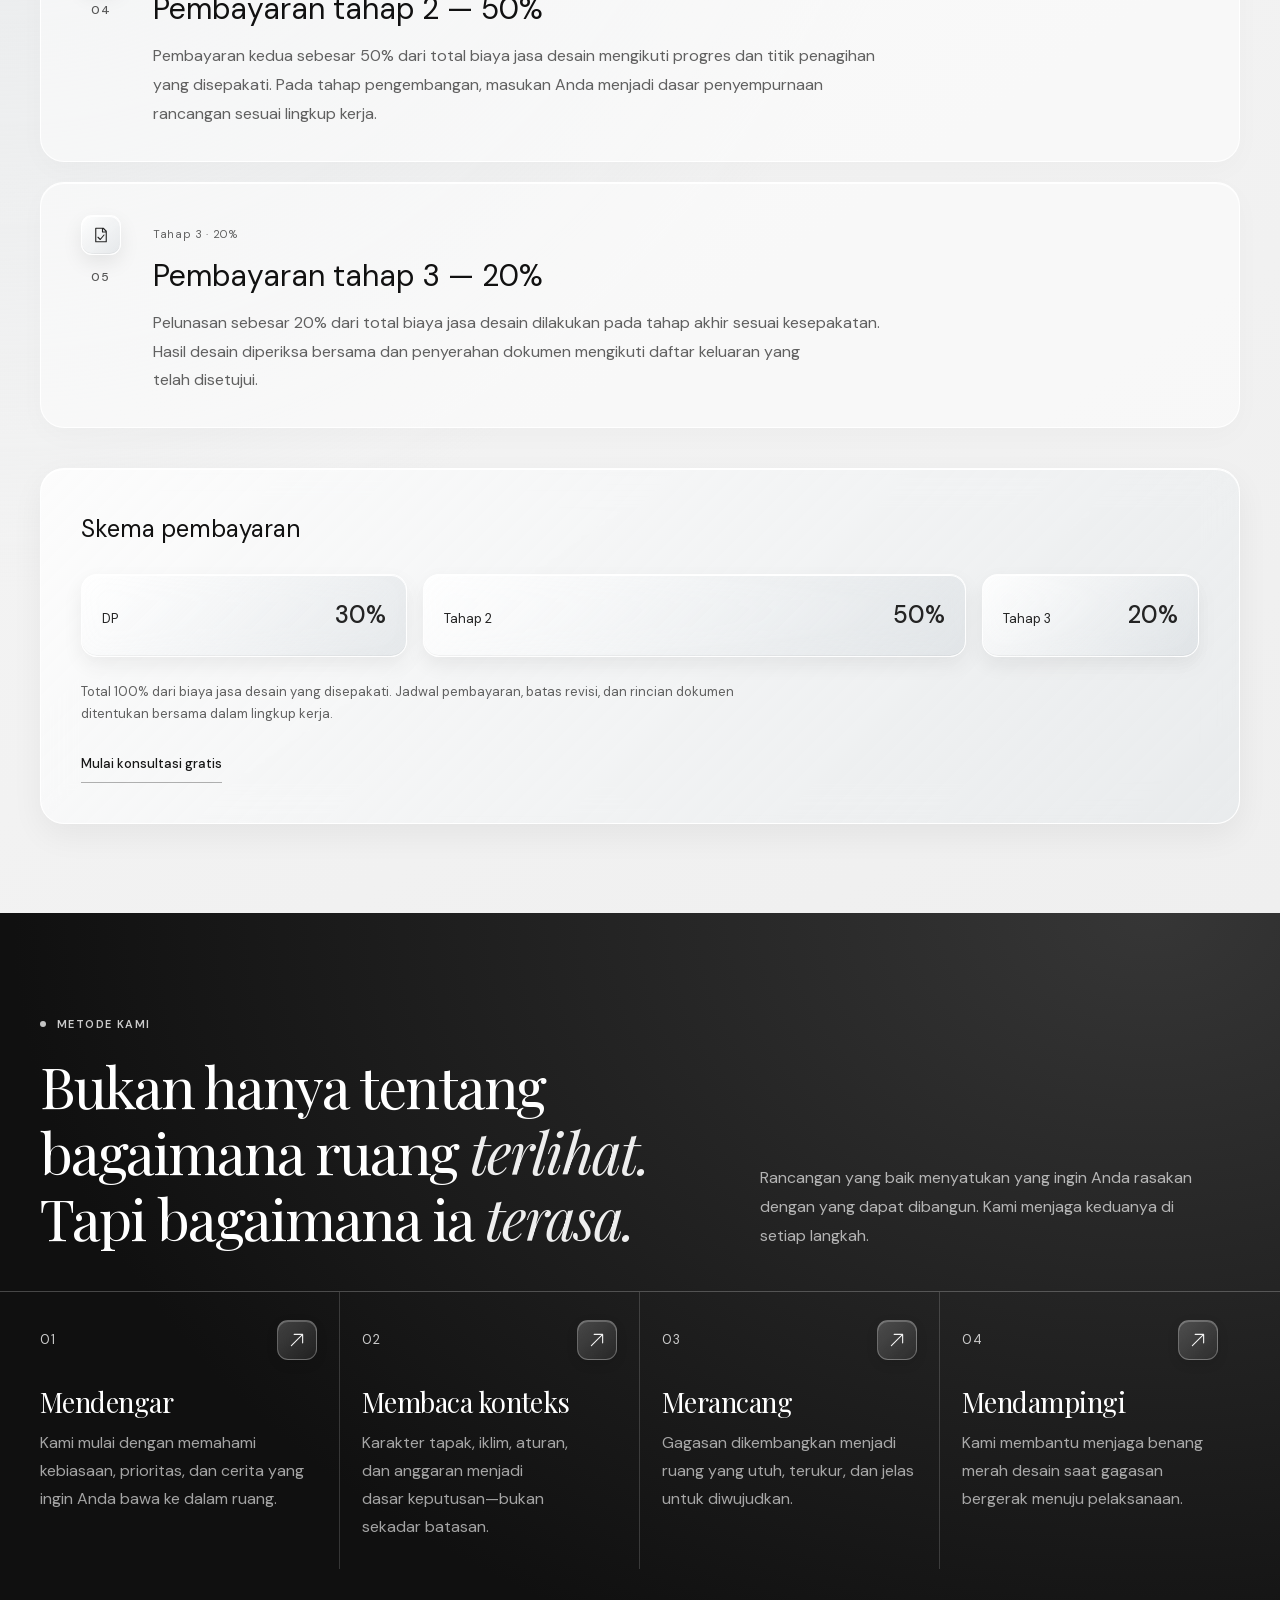
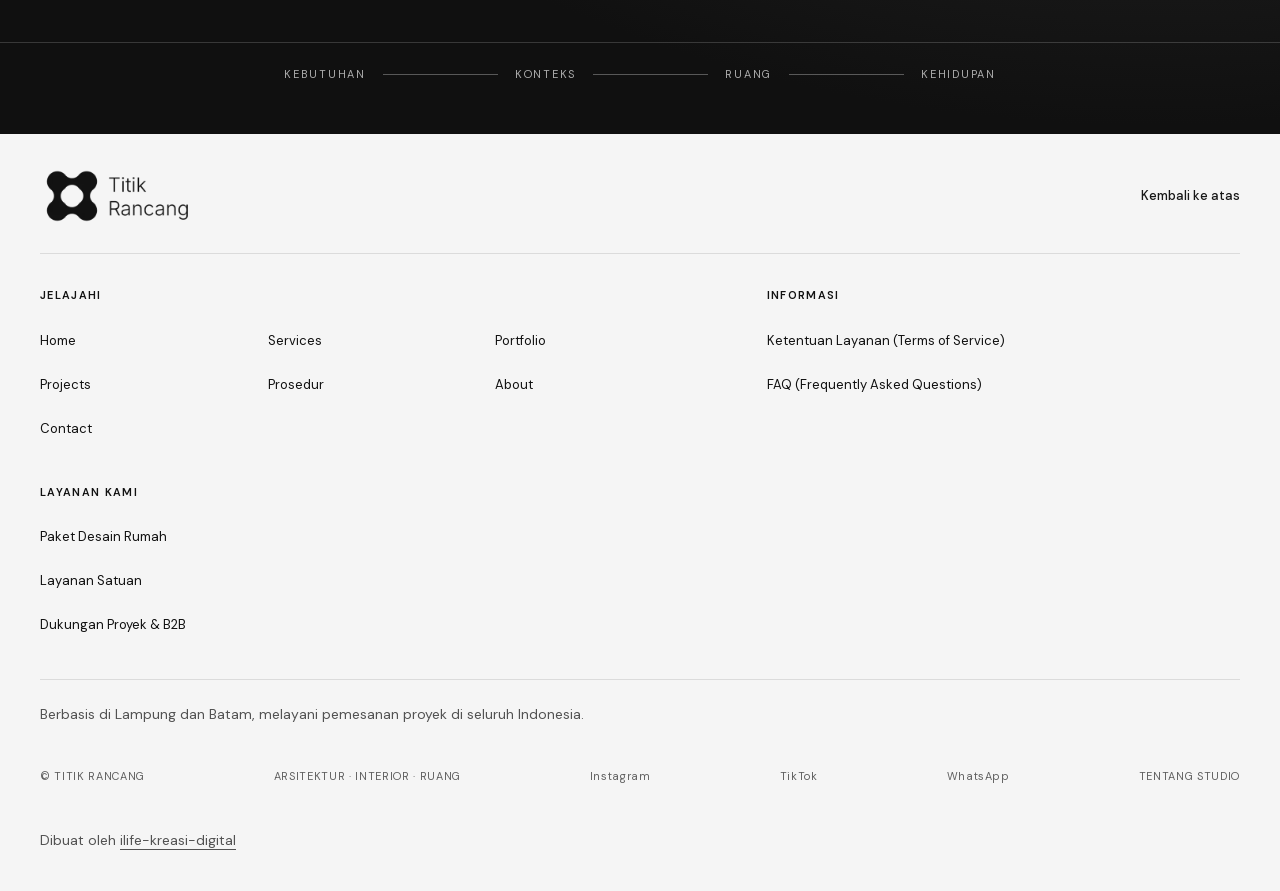
<file: prosedur/index.html>
<!doctype html>
<html lang="id">
<head>
  

  
<meta charset="UTF-8"><meta name="viewport" content="width=device-width, initial-scale=1.0"><meta name="theme-color" content="#f5f5f5"><title>Prosedur Pemesanan Jasa Desain | Titik Rancang</title><meta name="description" content="Pelajari tahapan kerja sama desain bersama Titik Rancang, dari konsultasi kebutuhan hingga proses perencanaan dan ketentuan pembayaran."><link rel="stylesheet" href="/assets/styles.css?v=20261111-performance"><script src="/assets/main.js?v=20261111-performance" defer></script><link rel="icon" href="/favicon.ico?v=1" sizes="16x16 32x32 48x48"><link rel="icon" type="image/png" sizes="32x32" href="/images/favicon-32.png?v=1"><link rel="icon" type="image/png" sizes="16x16" href="/images/favicon-16.png?v=1"><link rel="apple-touch-icon" sizes="180x180" href="/images/apple-touch-icon.png?v=1">
<link rel="canonical" href="https://titikrancangstudio.site/prosedur/">
<meta name="robots" content="index, follow, max-image-preview:large">
<meta property="og:type" content="website">
<meta property="og:locale" content="id_ID">
<meta property="og:site_name" content="Titik Rancang">
<meta property="og:title" content="Prosedur Pemesanan Jasa Desain | Titik Rancang">
<meta property="og:description" content="Pelajari tahapan kerja sama desain bersama Titik Rancang, dari konsultasi kebutuhan hingga proses perencanaan dan ketentuan pembayaran.">
<meta property="og:url" content="https://titikrancangstudio.site/prosedur/">
<meta property="og:image" content="https://titikrancangstudio.site/images/hero-banner-lanscape.webp">
<meta property="og:image:width" content="960">
<meta property="og:image:height" content="540">
<meta property="og:image:alt" content="Visualisasi desain rumah tropis Titik Rancang">
<meta name="twitter:card" content="summary_large_image">
<meta name="twitter:title" content="Prosedur Pemesanan Jasa Desain | Titik Rancang">
<meta name="twitter:description" content="Pelajari tahapan kerja sama desain bersama Titik Rancang, dari konsultasi kebutuhan hingga proses perencanaan dan ketentuan pembayaran.">
<meta name="twitter:image" content="https://titikrancangstudio.site/images/hero-banner-lanscape.webp">
<script type="application/ld+json">{"@context": "https://schema.org", "@graph": [{"@type": "Organization", "@id": "https://titikrancangstudio.site/#organization", "name": "Titik Rancang", "url": "https://titikrancangstudio.site/", "logo": "https://titikrancangstudio.site/images/titik-rancang-cropped.webp", "description": "Studio arsitektur dan desain interior berbasis di Lampung dan Batam, melayani pemesanan proyek di seluruh Indonesia.", "telephone": "+6285963971915", "sameAs": ["https://www.instagram.com/titik.rancang.studio"], "areaServed": [{"@type": "AdministrativeArea", "name": "Lampung"}, {"@type": "City", "name": "Batam"}, {"@type": "Country", "name": "Indonesia"}], "contactPoint": {"@type": "ContactPoint", "telephone": "+6285963971915", "contactType": "customer service", "availableLanguage": ["Indonesian"]}}, {"@type": "WebSite", "@id": "https://titikrancangstudio.site/#website", "url": "https://titikrancangstudio.site/", "name": "Titik Rancang", "inLanguage": "id-ID", "publisher": {"@id": "https://titikrancangstudio.site/#organization"}}, {"@type": "WebPage", "@id": "https://titikrancangstudio.site/prosedur/#webpage", "url": "https://titikrancangstudio.site/prosedur/", "name": "Prosedur Pemesanan Jasa Desain | Titik Rancang", "description": "Pelajari tahapan kerja sama desain bersama Titik Rancang, dari konsultasi kebutuhan hingga proses perencanaan dan ketentuan pembayaran.", "inLanguage": "id-ID", "isPartOf": {"@id": "https://titikrancangstudio.site/#website"}, "about": {"@id": "https://titikrancangstudio.site/#organization"}}, {"@type": "BreadcrumbList", "itemListElement": [{"@type": "ListItem", "position": 1, "name": "Beranda", "item": "https://titikrancangstudio.site/"}, {"@type": "ListItem", "position": 2, "name": "Prosedur", "item": "https://titikrancangstudio.site/prosedur/"}]}]}</script>
<link rel="preload" href="/assets/fonts/dm-sans-latin.woff2" as="font" type="font/woff2" crossorigin>
<link rel="preload" href="/assets/fonts/playfair-display-latin.woff2" as="font" type="font/woff2" crossorigin>
</head>
<body><a class="skip-link" href="#page-content">Lewati navigasi</a><header class="site-header"><div class="nav-shell"><a href="/" class="brand" aria-label="Titik Rancang — ke beranda"><img alt="Titik Rancang" src="/images/titik-rancang-cropped.webp" width="392" height="164" decoding="async"></a><nav class="main-nav " id="main-nav" aria-label="Navigasi utama"><a href="/">Home</a><div class="services-nav"><div class="services-nav-label"><a href="/services" class="">Services</a><button class="submenu-toggle" type="button" aria-label="Submenu Services" aria-expanded="false" aria-controls="services-menu"><svg class="" width="24" height="24" viewBox="0 0 24 24" fill="none" stroke="currentColor" stroke-width="1.5" stroke-linecap="round" stroke-linejoin="round" aria-hidden="true" focusable="false"><path d="m6 9 6 6 6-6"></path></svg></button></div><ul id="services-menu" class="services-dropdown" hidden=""><li><a href="/services/paket-rumah">Paket Desain Rumah</a></li><li><a href="/services/desain-satuan">Layanan Satuan</a></li><li><a href="/services/b2b-engineering">Dukungan Proyek &amp; B2B</a></li></ul></div><a href="/portfolio">Portfolio</a><a href="/projects">Projects</a><a href="/prosedur" aria-current="page">Prosedur</a><a href="/about">About</a><a href="/contact" class="nav-contact">Contact</a></nav><button class="menu-toggle" type="button" aria-label="Buka menu" aria-expanded="false" aria-controls="main-nav"><span class="menu-toggle-icon" aria-hidden="true"></span></button></div></header><div class="inner-page"><main id="page-content" tabindex="-1"><div class="procedure-content">
      <div class="page-heading section-pad">
        <a class="page-breadcrumb" href="/">Beranda</a>
        <h1>Prosedur</h1>
        <p>Konsultasi gratis, referensi desain, dan pembayaran bertahap 30%, 50%, dan 20% untuk mewujudkan rencana ruang Anda.</p>
      </div>
      <section class="workflow-section section-pad" aria-labelledby="workflow-title">
        <div class="workflow-heading">
          <div class="section-label"><span class="label-dot"></span>ALUR KERJA SAMA</div>
          <h2 id="workflow-title">Lima langkah menuju <em>ruang Anda.</em></h2>
          <p>Dimulai dengan konsultasi gratis, dilanjutkan penyelarasan referensi desain dan pembayaran dalam tiga tahap.</p>
        </div>
        <ol class="workflow-list">
          <li class="workflow-step">
            <div class="workflow-marker"><span class="workflow-number">01</span><span class="workflow-icon-glass"><svg width="28" height="28" viewBox="0 0 24 24" fill="none" stroke="currentColor" stroke-width="1.5" stroke-linecap="round" stroke-linejoin="round" aria-hidden="true" focusable="false"><path d="M7 9h10M7 13h6"></path><path d="M5 3h14a2 2 0 0 1 2 2v12a2 2 0 0 1-2 2H9l-6 3V5a2 2 0 0 1 2-2Z"></path></svg></span></div>
            <div class="workflow-copy"><span class="workflow-label">Tanpa biaya konsultasi awal</span><h3>Konsultasi gratis</h3><p>Ceritakan kebutuhan ruang, lokasi, perkiraan luas, anggaran, dan target waktu Anda. Konsultasi awal membantu memperjelas kebutuhan serta memilih lingkup layanan yang sesuai.</p></div>
          </li>
          <li class="workflow-step">
            <div class="workflow-marker"><span class="workflow-number">02</span><span class="workflow-icon-glass"><svg width="28" height="28" viewBox="0 0 24 24" fill="none" stroke="currentColor" stroke-width="1.5" stroke-linecap="round" stroke-linejoin="round" aria-hidden="true" focusable="false"><rect x="3" y="3" width="18" height="18" rx="2"></rect><circle cx="8" cy="8" r="1.5"></circle><path d="m3 17 5-5 4 4 4-6 5 7"></path></svg></span></div>
            <div class="workflow-copy"><span class="workflow-label">Siapkan gambar inspirasi atau moodboard</span><h3>Referensi desain</h3><p>Bagikan inspirasi fasad, interior, material, atau suasana ruang yang Anda sukai. Referensi menjadi bahan diskusi untuk menyelaraskan arah desain dengan karakter tapak, kebutuhan, dan anggaran.</p></div>
          </li>
          <li class="workflow-step">
            <div class="workflow-marker"><span class="workflow-number">03</span><span class="workflow-icon-glass"><svg width="28" height="28" viewBox="0 0 24 24" fill="none" stroke="currentColor" stroke-width="1.5" stroke-linecap="round" stroke-linejoin="round" aria-hidden="true" focusable="false"><rect x="2" y="5" width="20" height="14" rx="2"></rect><path d="M2 10h20M6 15h4"></path></svg></span></div>
            <div class="workflow-copy"><span class="workflow-label">Tahap 1 · 30%</span><h3>Pembayaran DP 30%</h3><p>Pembayaran awal sebesar 30% dari total biaya jasa desain dilakukan untuk memulai pekerjaan setelah lingkup, keluaran, biaya, dan jadwal disepakati bersama.</p></div>
          </li>
          <li class="workflow-step">
            <div class="workflow-marker"><span class="workflow-number">04</span><span class="workflow-icon-glass"><svg width="28" height="28" viewBox="0 0 24 24" fill="none" stroke="currentColor" stroke-width="1.5" stroke-linecap="round" stroke-linejoin="round" aria-hidden="true" focusable="false"><path d="M6 3h9l4 4v14H6Z M14 3v5h5M9 12h7M9 16h4"></path><path d="m3 10 1 1 2-2"></path></svg></span></div>
            <div class="workflow-copy"><span class="workflow-label">Tahap 2 · 50%</span><h3>Pembayaran tahap 2 — 50%</h3><p>Pembayaran kedua sebesar 50% dari total biaya jasa desain mengikuti progres dan titik penagihan yang disepakati. Pada tahap pengembangan, masukan Anda menjadi dasar penyempurnaan rancangan sesuai lingkup kerja.</p></div>
          </li>
          <li class="workflow-step">
            <div class="workflow-marker"><span class="workflow-number">05</span><span class="workflow-icon-glass"><svg width="28" height="28" viewBox="0 0 24 24" fill="none" stroke="currentColor" stroke-width="1.5" stroke-linecap="round" stroke-linejoin="round" aria-hidden="true" focusable="false"><path d="M5 3h10l4 4v14H5Z M14 3v5h5m-11 7 3 3 5-6"></path></svg></span></div>
            <div class="workflow-copy"><span class="workflow-label">Tahap 3 · 20%</span><h3>Pembayaran tahap 3 — 20%</h3><p>Pelunasan sebesar 20% dari total biaya jasa desain dilakukan pada tahap akhir sesuai kesepakatan. Hasil desain diperiksa bersama dan penyerahan dokumen mengikuti daftar keluaran yang telah disetujui.</p></div>
          </li>
        </ol>
        <div class="payment-summary" aria-labelledby="payment-title">
          <h3 id="payment-title">Skema pembayaran</h3>
          <div class="payment-stages"><span>DP <strong>30%</strong></span><span>Tahap 2 <strong>50%</strong></span><span>Tahap 3 <strong>20%</strong></span></div>
          <p>Total 100% dari biaya jasa desain yang disepakati. Jadwal pembayaran, batas revisi, dan rincian dokumen ditentukan bersama dalam lingkup kerja.</p>
          <a class="text-link" href="/contact">Mulai konsultasi gratis</a>
        </div>
      </section>

      <section class="manifesto" id="pendekatan">
        <div class="manifesto-top section-pad">
          <div class="section-label"><span class="label-dot"></span>METODE KAMI</div>
          <h2>Bukan hanya tentang bagaimana ruang <em>terlihat.</em> Tapi bagaimana ia <em>terasa.</em></h2>
          <p>Rancangan yang baik menyatukan yang ingin Anda rasakan dengan yang dapat dibangun. Kami menjaga keduanya di setiap langkah.</p>
        </div>
        <div class="process-list section-pad">
          <article class="process-step"><div class="process-step-top"><span class="step-number">01</span><span class="process-arrow" aria-hidden="true"><svg class="icon size-4 shrink-0 " width="16" height="16" aria-hidden="true" focusable="false" xmlns="http://www.w3.org/2000/svg" fill="none" viewBox="0 0 24 24" stroke-width="1.5" stroke="currentColor" data-slot="icon"> <path stroke-linecap="round" stroke-linejoin="round" d="m4.5 19.5 15-15m0 0H8.25m11.25 0v11.25"></path> </svg></span></div><h3>Mendengar</h3><p>Kami mulai dengan memahami kebiasaan, prioritas, dan cerita yang ingin Anda bawa ke dalam ruang.</p></article>
          <article class="process-step"><div class="process-step-top"><span class="step-number">02</span><span class="process-arrow" aria-hidden="true"><svg class="icon size-4 shrink-0 " width="16" height="16" aria-hidden="true" focusable="false" xmlns="http://www.w3.org/2000/svg" fill="none" viewBox="0 0 24 24" stroke-width="1.5" stroke="currentColor" data-slot="icon"> <path stroke-linecap="round" stroke-linejoin="round" d="m4.5 19.5 15-15m0 0H8.25m11.25 0v11.25"></path> </svg></span></div><h3>Membaca konteks</h3><p>Karakter tapak, iklim, aturan, dan anggaran menjadi dasar keputusan—bukan sekadar batasan.</p></article>
          <article class="process-step"><div class="process-step-top"><span class="step-number">03</span><span class="process-arrow" aria-hidden="true"><svg class="icon size-4 shrink-0 " width="16" height="16" aria-hidden="true" focusable="false" xmlns="http://www.w3.org/2000/svg" fill="none" viewBox="0 0 24 24" stroke-width="1.5" stroke="currentColor" data-slot="icon"> <path stroke-linecap="round" stroke-linejoin="round" d="m4.5 19.5 15-15m0 0H8.25m11.25 0v11.25"></path> </svg></span></div><h3>Merancang</h3><p>Gagasan dikembangkan menjadi ruang yang utuh, terukur, dan jelas untuk diwujudkan.</p></article>
          <article class="process-step"><div class="process-step-top"><span class="step-number">04</span><span class="process-arrow" aria-hidden="true"><svg class="icon size-4 shrink-0 " width="16" height="16" aria-hidden="true" focusable="false" xmlns="http://www.w3.org/2000/svg" fill="none" viewBox="0 0 24 24" stroke-width="1.5" stroke="currentColor" data-slot="icon"> <path stroke-linecap="round" stroke-linejoin="round" d="m4.5 19.5 15-15m0 0H8.25m11.25 0v11.25"></path> </svg></span></div><h3>Mendampingi</h3><p>Kami membantu menjaga benang merah desain saat gagasan bergerak menuju pelaksanaan.</p></article>
        </div>
        <div class="manifesto-foot"><span>KEBUTUHAN</span><span class="foot-line"></span><span>KONTEKS</span><span class="foot-line"></span><span>RUANG</span><span class="foot-line"></span><span>KEHIDUPAN</span></div>
      </section>
    </div></main></div><footer class="site-footer"><div class="footer-top"><a href="/" class="brand brand-footer" aria-label="Titik Rancang — ke beranda"><img alt="Titik Rancang" src="/images/titik-rancang-cropped.webp" width="392" height="164" decoding="async"></a><a class="back-top" href="#page-content">Kembali ke atas</a></div><div class="footer-navigation"><nav aria-label="Jelajahi"><h2>Jelajahi</h2><ul class="footer-menu"><li><a href="/">Home</a></li><li><a href="/services">Services</a></li><li><a href="/portfolio">Portfolio</a></li><li><a href="/projects">Projects</a></li><li><a href="/prosedur">Prosedur</a></li><li><a href="/about">About</a></li><li><a href="/contact">Contact</a></li></ul></nav><nav aria-label="Informasi"><h2>Informasi</h2><ul><li><a href="/#ketentuan-layanan">Ketentuan Layanan (Terms of Service)</a></li><li><a href="/#faq">FAQ (Frequently Asked Questions)</a></li></ul></nav><nav aria-label="Kategori Services"><h2>Layanan kami</h2><ul><li><a href="/services/paket-rumah">Paket Desain Rumah</a></li><li><a href="/services/desain-satuan">Layanan Satuan</a></li><li><a href="/services/b2b-engineering">Dukungan Proyek &amp; B2B</a></li></ul></nav></div><p class="py-6 text-sm text-neutral-600">Berbasis di Lampung dan Batam, melayani pemesanan proyek di seluruh Indonesia.</p><div class="footer-bottom"><span>© TITIK RANCANG</span><span>ARSITEKTUR · INTERIOR · RUANG</span><a href="https://www.instagram.com/titik.rancang.studio?utm_source=ig_web_button_share_sheet&amp;mdxt=ZDNlZDc0MzIxNw==" target="_blank" rel="noopener noreferrer">Instagram</a><a href="https://www.tiktok.com/@titik.rancang00?_r=1&amp;_t=ZG-9BFuABAFU9o" target="_blank" rel="noopener noreferrer">TikTok</a><a href="https://wa.me/6285963971915" target="_blank" rel="noopener noreferrer">WhatsApp</a><a href="/about">TENTANG STUDIO</a></div><p class="py-6 text-sm text-neutral-600">Dibuat oleh <a href="https://www.instagram.com/ilifeekreasidigital?utm_source=ig_web_button_share_sheet&amp;xtok=ZDNlZDc0MzIxNw==" target="_blank" rel="noopener noreferrer" style="text-decoration: underline; text-underline-offset: 4px;">ilife-kreasi-digital</a></p></footer></body>
</html>
</file>
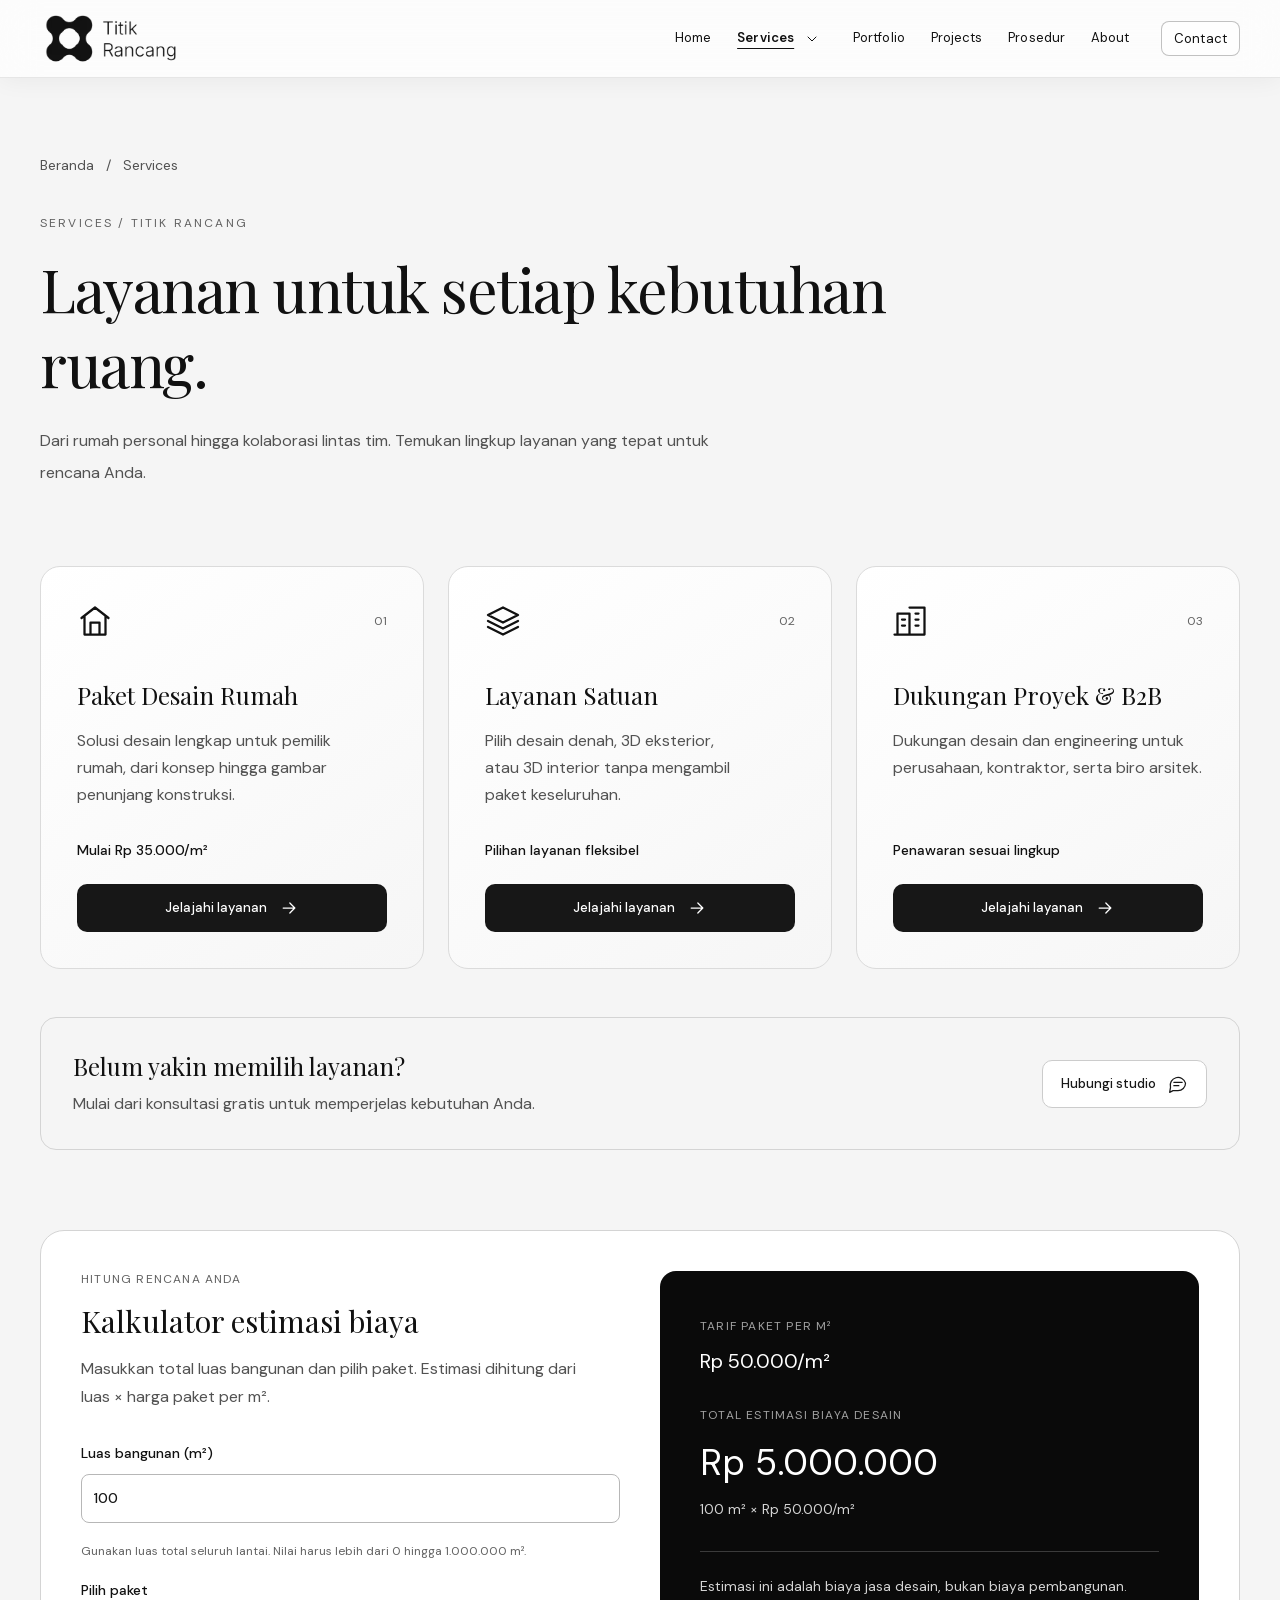
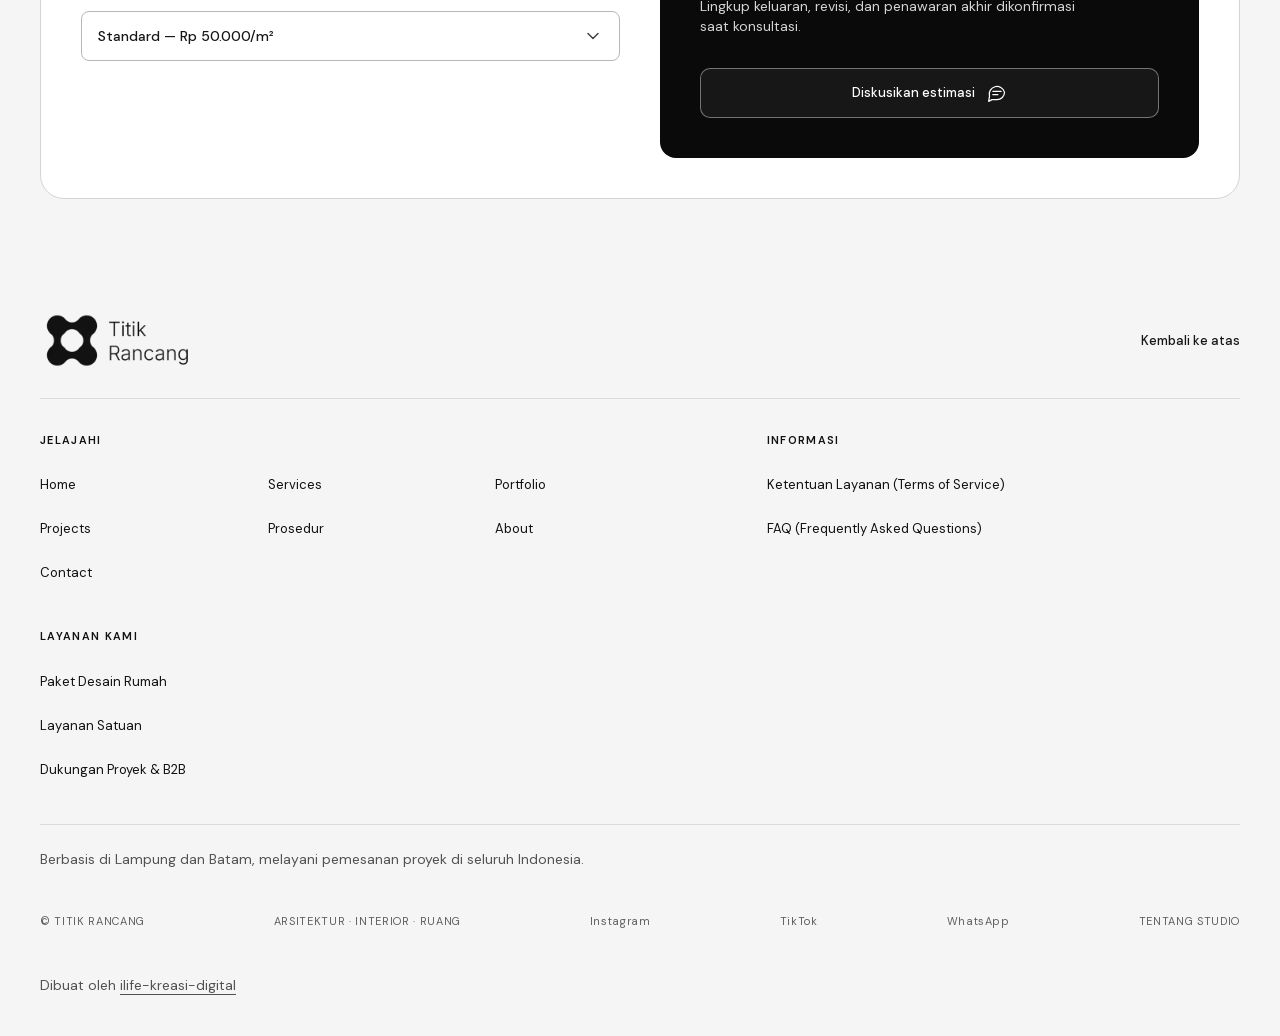
<file: services/index.html>
<!doctype html>
<html lang="id">
<head>
  

  
<meta charset="UTF-8"><meta name="viewport" content="width=device-width, initial-scale=1.0"><meta name="theme-color" content="#f5f5f5"><title>Jasa Arsitektur &amp; Desain Interior | Titik Rancang</title><meta name="description" content="Layanan desain rumah, denah, visualisasi 3D interior dan eksterior, serta dukungan proyek B2B. Berbasis di Lampung dan Batam, melayani Indonesia."><link rel="stylesheet" href="/assets/styles.css?v=20261111-performance"><script src="/assets/main.js?v=20261111-performance" defer></script><link rel="icon" href="/favicon.ico?v=1" sizes="16x16 32x32 48x48"><link rel="icon" type="image/png" sizes="32x32" href="/images/favicon-32.png?v=1"><link rel="icon" type="image/png" sizes="16x16" href="/images/favicon-16.png?v=1"><link rel="apple-touch-icon" sizes="180x180" href="/images/apple-touch-icon.png?v=1">
<link rel="canonical" href="https://titikrancangstudio.site/services/">
<meta name="robots" content="index, follow, max-image-preview:large">
<meta property="og:type" content="website">
<meta property="og:locale" content="id_ID">
<meta property="og:site_name" content="Titik Rancang">
<meta property="og:title" content="Jasa Arsitektur &amp; Desain Interior | Titik Rancang">
<meta property="og:description" content="Layanan desain rumah, denah, visualisasi 3D interior dan eksterior, serta dukungan proyek B2B. Berbasis di Lampung dan Batam, melayani Indonesia.">
<meta property="og:url" content="https://titikrancangstudio.site/services/">
<meta property="og:image" content="https://titikrancangstudio.site/images/hero-banner-lanscape.webp">
<meta property="og:image:width" content="960">
<meta property="og:image:height" content="540">
<meta property="og:image:alt" content="Visualisasi desain rumah tropis Titik Rancang">
<meta name="twitter:card" content="summary_large_image">
<meta name="twitter:title" content="Jasa Arsitektur &amp; Desain Interior | Titik Rancang">
<meta name="twitter:description" content="Layanan desain rumah, denah, visualisasi 3D interior dan eksterior, serta dukungan proyek B2B. Berbasis di Lampung dan Batam, melayani Indonesia.">
<meta name="twitter:image" content="https://titikrancangstudio.site/images/hero-banner-lanscape.webp">
<script type="application/ld+json">{"@context": "https://schema.org", "@graph": [{"@type": "Organization", "@id": "https://titikrancangstudio.site/#organization", "name": "Titik Rancang", "url": "https://titikrancangstudio.site/", "logo": "https://titikrancangstudio.site/images/titik-rancang-cropped.webp", "description": "Studio arsitektur dan desain interior berbasis di Lampung dan Batam, melayani pemesanan proyek di seluruh Indonesia.", "telephone": "+6285963971915", "sameAs": ["https://www.instagram.com/titik.rancang.studio"], "areaServed": [{"@type": "AdministrativeArea", "name": "Lampung"}, {"@type": "City", "name": "Batam"}, {"@type": "Country", "name": "Indonesia"}], "contactPoint": {"@type": "ContactPoint", "telephone": "+6285963971915", "contactType": "customer service", "availableLanguage": ["Indonesian"]}}, {"@type": "WebSite", "@id": "https://titikrancangstudio.site/#website", "url": "https://titikrancangstudio.site/", "name": "Titik Rancang", "inLanguage": "id-ID", "publisher": {"@id": "https://titikrancangstudio.site/#organization"}}, {"@type": "WebPage", "@id": "https://titikrancangstudio.site/services/#webpage", "url": "https://titikrancangstudio.site/services/", "name": "Jasa Arsitektur & Desain Interior | Titik Rancang", "description": "Layanan desain rumah, denah, visualisasi 3D interior dan eksterior, serta dukungan proyek B2B. Berbasis di Lampung dan Batam, melayani Indonesia.", "inLanguage": "id-ID", "isPartOf": {"@id": "https://titikrancangstudio.site/#website"}, "about": {"@id": "https://titikrancangstudio.site/#organization"}}, {"@type": "BreadcrumbList", "itemListElement": [{"@type": "ListItem", "position": 1, "name": "Beranda", "item": "https://titikrancangstudio.site/"}, {"@type": "ListItem", "position": 2, "name": "Layanan", "item": "https://titikrancangstudio.site/services/"}]}]}</script>
<link rel="preload" href="/assets/fonts/dm-sans-latin.woff2" as="font" type="font/woff2" crossorigin>
<link rel="preload" href="/assets/fonts/playfair-display-latin.woff2" as="font" type="font/woff2" crossorigin>
</head>
<body><a class="skip-link" href="#page-content">Lewati navigasi</a><header class="site-header"><div class="nav-shell"><a href="/" class="brand" aria-label="Titik Rancang — ke beranda"><img alt="Titik Rancang" src="/images/titik-rancang-cropped.webp" width="392" height="164" decoding="async"></a><nav class="main-nav " id="main-nav" aria-label="Navigasi utama"><a href="/">Home</a><div class="services-nav"><div class="services-nav-label"><a href="/services" aria-current="page" class="service-active">Services</a><button class="submenu-toggle" type="button" aria-label="Submenu Services" aria-expanded="false" aria-controls="services-menu"><svg class="" width="24" height="24" viewBox="0 0 24 24" fill="none" stroke="currentColor" stroke-width="1.5" stroke-linecap="round" stroke-linejoin="round" aria-hidden="true" focusable="false"><path d="m6 9 6 6 6-6"></path></svg></button></div><ul id="services-menu" class="services-dropdown" hidden=""><li><a href="/services/paket-rumah">Paket Desain Rumah</a></li><li><a href="/services/desain-satuan">Layanan Satuan</a></li><li><a href="/services/b2b-engineering">Dukungan Proyek &amp; B2B</a></li></ul></div><a href="/portfolio">Portfolio</a><a href="/projects">Projects</a><a href="/prosedur">Prosedur</a><a href="/about">About</a><a href="/contact" class="nav-contact">Contact</a></nav><button class="menu-toggle" type="button" aria-label="Buka menu" aria-expanded="false" aria-controls="main-nav"><span class="menu-toggle-icon" aria-hidden="true"></span></button></div></header><div class="inner-page service-page "><main id="page-content" tabindex="-1"><section class="section-pad service-hero"><div class="flex flex-wrap items-center gap-3 text-sm text-neutral-600"><a href="/">Beranda</a><span aria-hidden="true">/</span><a href="/services">Services</a></div><p class="mt-10 text-xs uppercase tracking-[.18em] text-neutral-500">Services / Titik Rancang</p><h1 class="mt-5 max-w-4xl text-4xl leading-tight tracking-tight md:text-6xl">Layanan untuk setiap kebutuhan ruang.</h1><p class="mt-6 max-w-2xl text-base leading-8 text-neutral-600">Dari rumah personal hingga kolaborasi lintas tim. Temukan lingkup layanan yang tepat untuk rencana Anda.</p></section><section class="section-pad pb-20" aria-label="Kategori layanan"><div class="grid gap-6 lg:grid-cols-3"><article class="service-card flex flex-col"><div class="flex items-center justify-between"><svg class="h-9 w-9" width="24" height="24" viewBox="0 0 24 24" fill="none" stroke="currentColor" stroke-width="1.5" stroke-linecap="round" stroke-linejoin="round" aria-hidden="true" focusable="false"><path d="M3 10 12 3l9 7M5 9v12h14V9M9 21v-8h6v8"></path></svg><span class="text-xs text-neutral-500">01</span></div><h2 class="mt-10 text-2xl">Paket Desain Rumah</h2><p class="mt-4 grow text-neutral-600">Solusi desain lengkap untuk pemilik rumah, dari konsep hingga gambar penunjang konstruksi.</p><p class="mt-8 text-sm font-medium">Mulai Rp 35.000/m²</p><a href="/services/paket-rumah" class="service-button mt-6">Jelajahi layanan <svg class="" width="24" height="24" viewBox="0 0 24 24" fill="none" stroke="currentColor" stroke-width="1.5" stroke-linecap="round" stroke-linejoin="round" aria-hidden="true" focusable="false"><path d="M5 12h14m-6-6 6 6-6 6"></path></svg></a></article><article class="service-card flex flex-col"><div class="flex items-center justify-between"><svg class="h-9 w-9" width="24" height="24" viewBox="0 0 24 24" fill="none" stroke="currentColor" stroke-width="1.5" stroke-linecap="round" stroke-linejoin="round" aria-hidden="true" focusable="false"><path d="m12 3 10 5-10 5L2 8l10-5Zm-10 9 10 5 10-5M2 16l10 5 10-5"></path></svg><span class="text-xs text-neutral-500">02</span></div><h2 class="mt-10 text-2xl">Layanan Satuan</h2><p class="mt-4 grow text-neutral-600">Pilih desain denah, 3D eksterior, atau 3D interior tanpa mengambil paket keseluruhan.</p><p class="mt-8 text-sm font-medium">Pilihan layanan fleksibel</p><a href="/services/desain-satuan" class="service-button mt-6">Jelajahi layanan <svg class="" width="24" height="24" viewBox="0 0 24 24" fill="none" stroke="currentColor" stroke-width="1.5" stroke-linecap="round" stroke-linejoin="round" aria-hidden="true" focusable="false"><path d="M5 12h14m-6-6 6 6-6 6"></path></svg></a></article><article class="service-card flex flex-col"><div class="flex items-center justify-between"><svg class="h-9 w-9" width="24" height="24" viewBox="0 0 24 24" fill="none" stroke="currentColor" stroke-width="1.5" stroke-linecap="round" stroke-linejoin="round" aria-hidden="true" focusable="false"><path d="M3 21V7h8v14M11 3h10v18H1M6 11h2m-2 4h2m7-8h2m-2 4h2m-2 4h2"></path></svg><span class="text-xs text-neutral-500">03</span></div><h2 class="mt-10 text-2xl">Dukungan Proyek &amp; B2B</h2><p class="mt-4 grow text-neutral-600">Dukungan desain dan engineering untuk perusahaan, kontraktor, serta biro arsitek.</p><p class="mt-8 text-sm font-medium">Penawaran sesuai lingkup</p><a href="/services/b2b-engineering" class="service-button mt-6">Jelajahi layanan <svg class="" width="24" height="24" viewBox="0 0 24 24" fill="none" stroke="currentColor" stroke-width="1.5" stroke-linecap="round" stroke-linejoin="round" aria-hidden="true" focusable="false"><path d="M5 12h14m-6-6 6 6-6 6"></path></svg></a></article></div><div class="mt-12 flex flex-col justify-between gap-6 rounded-2xl border border-neutral-300 p-8 md:flex-row md:items-center"><div><h2 class="text-2xl">Belum yakin memilih layanan?</h2><p class="mt-2 text-neutral-600">Mulai dari konsultasi gratis untuk memperjelas kebutuhan Anda.</p></div><a href="/contact" class="service-button service-button-light">Hubungi studio <svg class="" width="24" height="24" viewBox="0 0 24 24" fill="none" stroke="currentColor" stroke-width="1.5" stroke-linecap="round" stroke-linejoin="round" aria-hidden="true" focusable="false"><path d="M21 11a9 9 0 0 1-9 9H6l-4 2 1-6a9 9 0 1 1 18-5ZM7 10h10m-10 4h6"></path></svg></a></div></section><section id="kalkulator" class="section-pad pb-20"><div class="grid gap-10 rounded-3xl border border-neutral-300 bg-white p-6 md:p-10 lg:grid-cols-2"><div><p class="text-xs uppercase tracking-widest text-neutral-500">Hitung rencana Anda</p><h2 class="mt-4 text-3xl">Kalkulator estimasi biaya</h2><p class="mt-4 max-w-lg text-neutral-600">Masukkan total luas bangunan dan pilih paket. Estimasi dihitung dari luas × harga paket per m².</p><form class="service-form mt-8 grid gap-5" data-calculator=""><label for="area">Luas bangunan (m²)<input id="area" required min="0.01" max="1000000" step="0.01" inputmode="decimal" aria-describedby="area-help" type="number" value="100"></label><p id="area-help" class="text-xs text-neutral-500">Gunakan luas total seluruh lantai. Nilai harus lebih dari 0 hingga 1.000.000 m².</p><label for="package">Pilih paket<select id="package"><option value="basic">Basic — Rp&nbsp;35.000/m²</option><option value="standard" selected="">Standard — Rp&nbsp;50.000/m²</option><option value="pro">Pro — Rp&nbsp;90.000/m²</option><option value="standard-rab">Standard + RAB — Rp&nbsp;60.000/m²</option></select></label></form></div><div class="flex flex-col justify-center rounded-2xl bg-neutral-950 p-6 text-white md:p-10"><div class="mb-8"><span class="text-xs uppercase tracking-widest text-neutral-400">Tarif paket per m²</span><p class="mt-2 text-xl" data-estimate-rate>Rp&nbsp;50.000/m²</p></div><span class="text-xs uppercase tracking-widest text-neutral-400">Total estimasi biaya desain</span><output aria-live="polite" aria-atomic="true" class="mt-5 block break-words text-3xl md:text-4xl" data-testid="estimate">Rp&nbsp;5.000.000</output><p class="mt-4 text-sm text-neutral-300" data-estimate-formula="">100 m² × Rp&nbsp;50.000/m²</p><p class="mt-8 border-t border-white/20 pt-6 text-sm text-neutral-300">Estimasi ini adalah biaya jasa desain, bukan biaya pembangunan. Lingkup keluaran, revisi, dan penawaran akhir dikonfirmasi saat konsultasi.</p><a class="service-button mt-8 border border-white/40" href="https://wa.me/6285963971915?text=Halo%20Titik%20Rancang%2C%20saya%20tertarik%20paket%20Standard.%20Luas%20bangunan%3A%20100%20m%C2%B2.%20Harga%20paket%3A%20Rp%C2%A050.000%2Fm%C2%B2.%20Estimasi%20biaya%20desain%3A%20Rp%C2%A05.000.000.%20Mohon%20informasi%20lingkup%20dan%20penawaran%20lebih%20lanjut." target="_blank" rel="noopener noreferrer" data-estimate-link="">Diskusikan estimasi <svg class="" width="24" height="24" viewBox="0 0 24 24" fill="none" stroke="currentColor" stroke-width="1.5" stroke-linecap="round" stroke-linejoin="round" aria-hidden="true" focusable="false"><path d="M21 11a9 9 0 0 1-9 9H6l-4 2 1-6a9 9 0 1 1 18-5ZM7 10h10m-10 4h6"></path></svg></a></div></div></section>
</main></div><footer class="site-footer"><div class="footer-top"><a href="/" class="brand brand-footer" aria-label="Titik Rancang — ke beranda"><img alt="Titik Rancang" src="/images/titik-rancang-cropped.webp" width="392" height="164" decoding="async"></a><a class="back-top" href="#page-content">Kembali ke atas</a></div><div class="footer-navigation"><nav aria-label="Jelajahi"><h2>Jelajahi</h2><ul class="footer-menu"><li><a href="/">Home</a></li><li><a href="/services">Services</a></li><li><a href="/portfolio">Portfolio</a></li><li><a href="/projects">Projects</a></li><li><a href="/prosedur">Prosedur</a></li><li><a href="/about">About</a></li><li><a href="/contact">Contact</a></li></ul></nav><nav aria-label="Informasi"><h2>Informasi</h2><ul><li><a href="/#ketentuan-layanan">Ketentuan Layanan (Terms of Service)</a></li><li><a href="/#faq">FAQ (Frequently Asked Questions)</a></li></ul></nav><nav aria-label="Kategori Services"><h2>Layanan kami</h2><ul><li><a href="/services/paket-rumah">Paket Desain Rumah</a></li><li><a href="/services/desain-satuan">Layanan Satuan</a></li><li><a href="/services/b2b-engineering">Dukungan Proyek &amp; B2B</a></li></ul></nav></div><p class="py-6 text-sm text-neutral-600">Berbasis di Lampung dan Batam, melayani pemesanan proyek di seluruh Indonesia.</p><div class="footer-bottom"><span>© TITIK RANCANG</span><span>ARSITEKTUR · INTERIOR · RUANG</span><a href="https://www.instagram.com/titik.rancang.studio?utm_source=ig_web_button_share_sheet&amp;mdxt=ZDNlZDc0MzIxNw==" target="_blank" rel="noopener noreferrer">Instagram</a><a href="https://www.tiktok.com/@titik.rancang00?_r=1&amp;_t=ZG-9BFuABAFU9o" target="_blank" rel="noopener noreferrer">TikTok</a><a href="https://wa.me/6285963971915" target="_blank" rel="noopener noreferrer">WhatsApp</a><a href="/about">TENTANG STUDIO</a></div><p class="py-6 text-sm text-neutral-600">Dibuat oleh <a href="https://www.instagram.com/ilifeekreasidigital?utm_source=ig_web_button_share_sheet&amp;xtok=ZDNlZDc0MzIxNw==" target="_blank" rel="noopener noreferrer" style="text-decoration: underline; text-underline-offset: 4px;">ilife-kreasi-digital</a></p></footer></body>
</html>
</file>
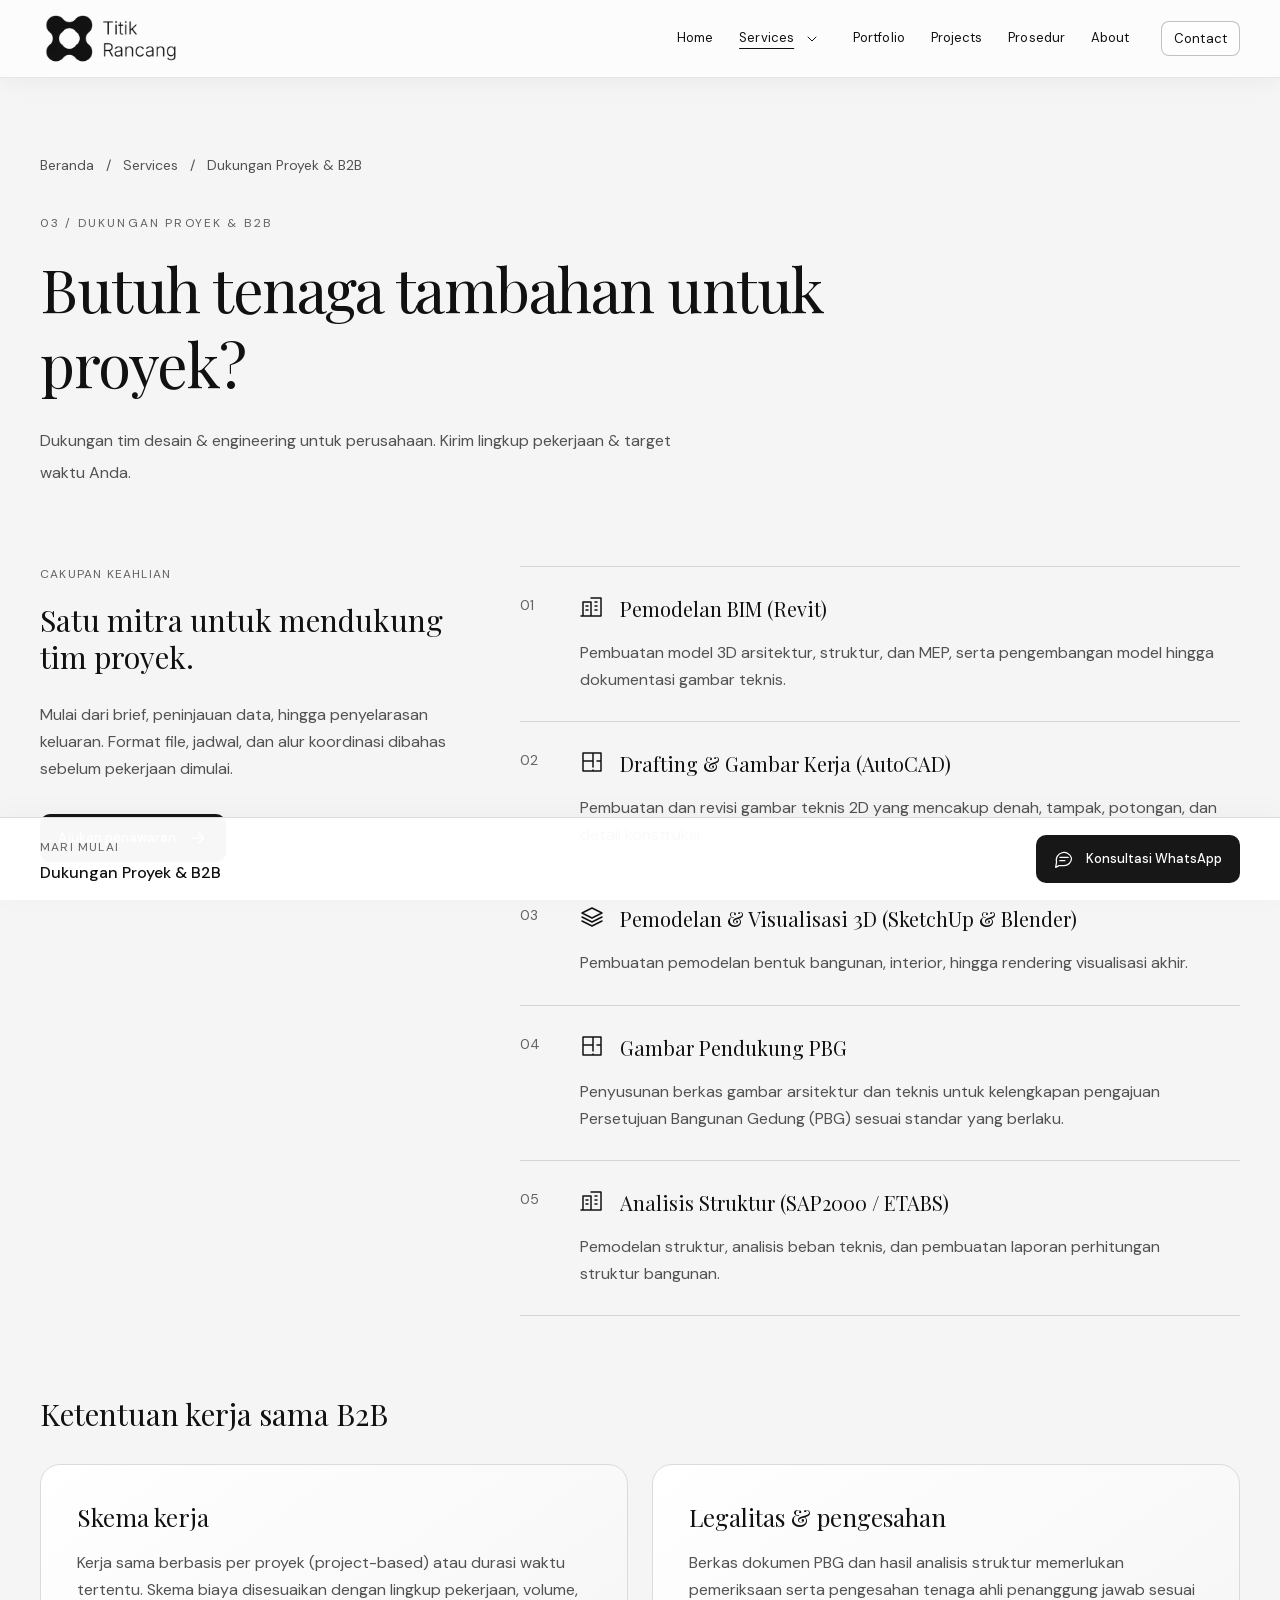
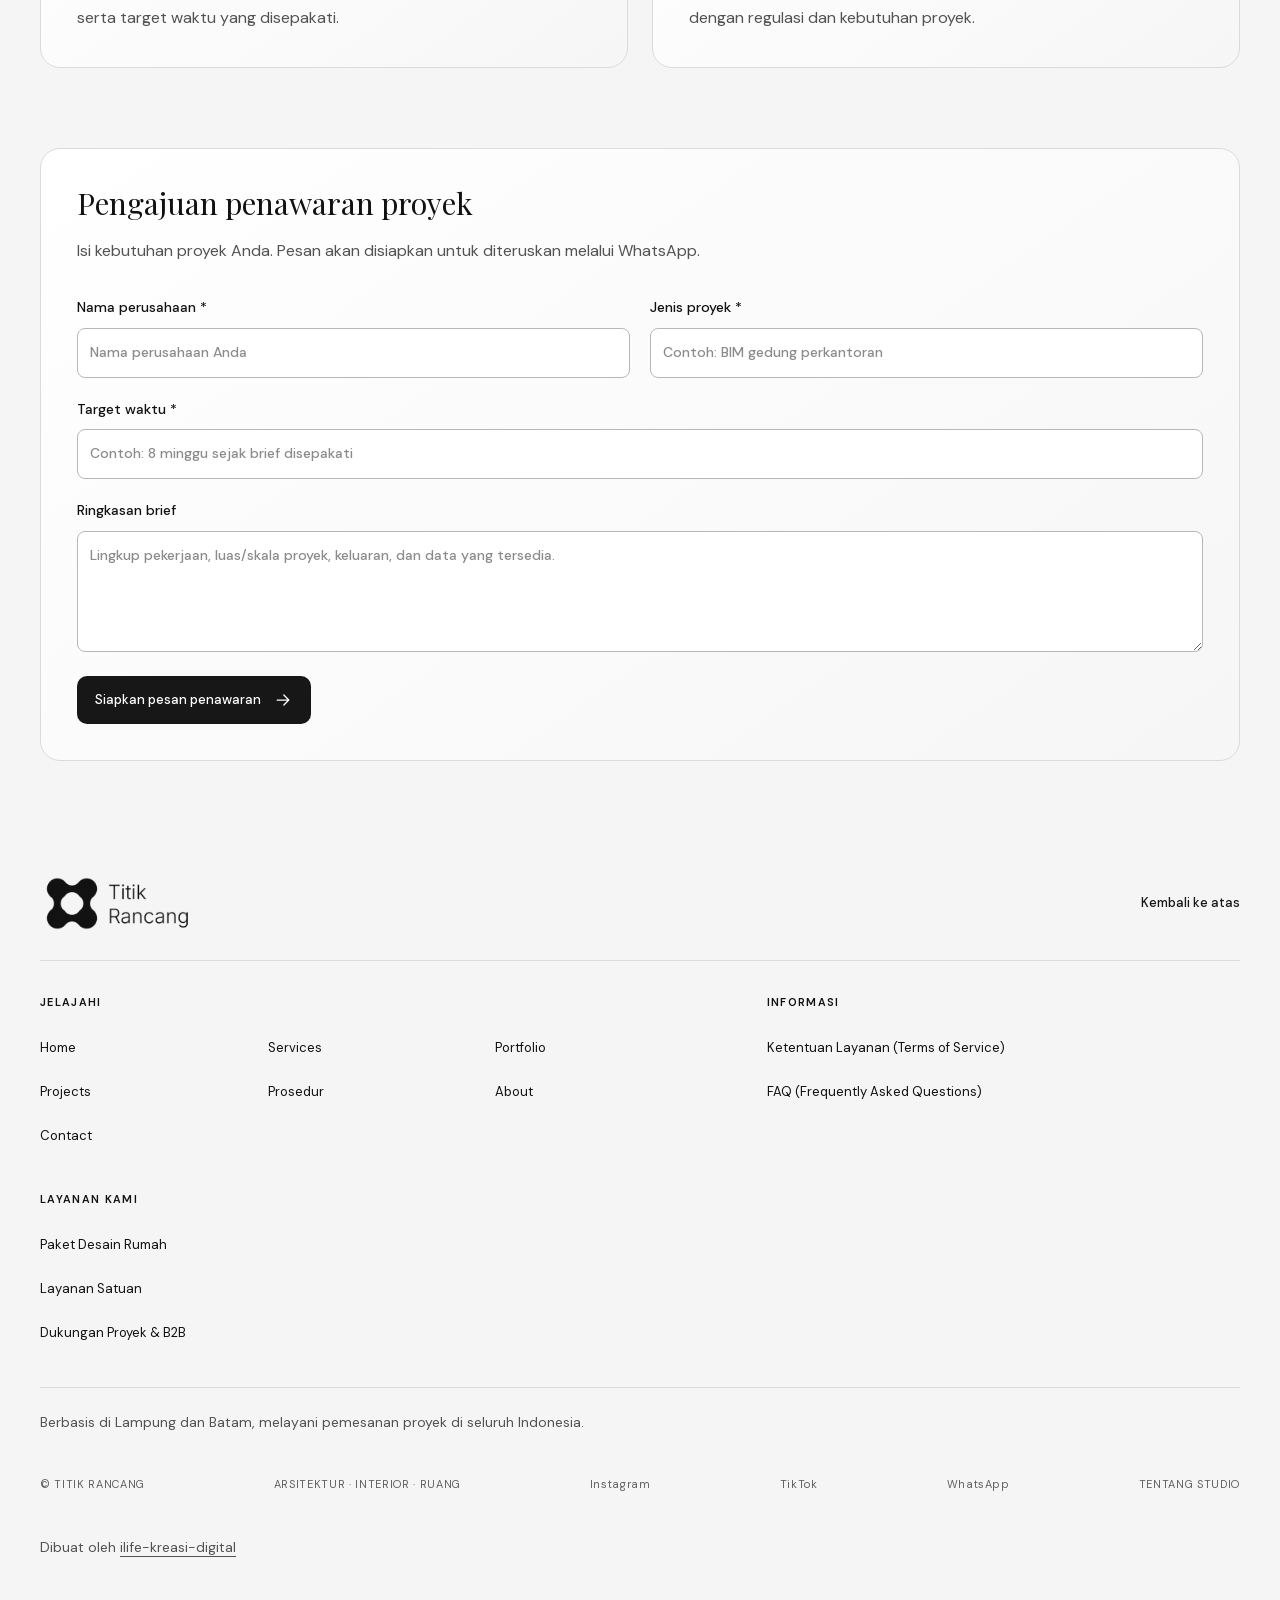
<file: services/b2b-engineering/index.html>
<!doctype html>
<html lang="id">
<head>
  

  
<meta charset="UTF-8"><meta name="viewport" content="width=device-width, initial-scale=1.0"><meta name="theme-color" content="#f5f5f5"><title>Dukungan Desain &amp; Engineering B2B | Titik Rancang</title><meta name="description" content="Dukungan BIM, drafting, visualisasi 3D, gambar pendukung PBG, dan analisis struktur untuk perusahaan. Diskusikan lingkup proyek bersama Titik Rancang."><link rel="stylesheet" href="/assets/styles.css?v=20261111-performance"><script src="/assets/main.js?v=20261111-performance" defer></script><link rel="icon" href="/favicon.ico?v=1" sizes="16x16 32x32 48x48"><link rel="icon" type="image/png" sizes="32x32" href="/images/favicon-32.png?v=1"><link rel="icon" type="image/png" sizes="16x16" href="/images/favicon-16.png?v=1"><link rel="apple-touch-icon" sizes="180x180" href="/images/apple-touch-icon.png?v=1">
<link rel="canonical" href="https://titikrancangstudio.site/services/b2b-engineering/">
<meta name="robots" content="index, follow, max-image-preview:large">
<meta property="og:type" content="website">
<meta property="og:locale" content="id_ID">
<meta property="og:site_name" content="Titik Rancang">
<meta property="og:title" content="Dukungan Desain &amp; Engineering B2B | Titik Rancang">
<meta property="og:description" content="Dukungan BIM, drafting, visualisasi 3D, gambar pendukung PBG, dan analisis struktur untuk perusahaan. Diskusikan lingkup proyek bersama Titik Rancang.">
<meta property="og:url" content="https://titikrancangstudio.site/services/b2b-engineering/">
<meta property="og:image" content="https://titikrancangstudio.site/images/hero-banner-lanscape.webp">
<meta property="og:image:width" content="960">
<meta property="og:image:height" content="540">
<meta property="og:image:alt" content="Visualisasi desain rumah tropis Titik Rancang">
<meta name="twitter:card" content="summary_large_image">
<meta name="twitter:title" content="Dukungan Desain &amp; Engineering B2B | Titik Rancang">
<meta name="twitter:description" content="Dukungan BIM, drafting, visualisasi 3D, gambar pendukung PBG, dan analisis struktur untuk perusahaan. Diskusikan lingkup proyek bersama Titik Rancang.">
<meta name="twitter:image" content="https://titikrancangstudio.site/images/hero-banner-lanscape.webp">
<script type="application/ld+json">{"@context": "https://schema.org", "@graph": [{"@type": "Organization", "@id": "https://titikrancangstudio.site/#organization", "name": "Titik Rancang", "url": "https://titikrancangstudio.site/", "logo": "https://titikrancangstudio.site/images/titik-rancang-cropped.webp", "description": "Studio arsitektur dan desain interior berbasis di Lampung dan Batam, melayani pemesanan proyek di seluruh Indonesia.", "telephone": "+6285963971915", "sameAs": ["https://www.instagram.com/titik.rancang.studio"], "areaServed": [{"@type": "AdministrativeArea", "name": "Lampung"}, {"@type": "City", "name": "Batam"}, {"@type": "Country", "name": "Indonesia"}], "contactPoint": {"@type": "ContactPoint", "telephone": "+6285963971915", "contactType": "customer service", "availableLanguage": ["Indonesian"]}}, {"@type": "WebSite", "@id": "https://titikrancangstudio.site/#website", "url": "https://titikrancangstudio.site/", "name": "Titik Rancang", "inLanguage": "id-ID", "publisher": {"@id": "https://titikrancangstudio.site/#organization"}}, {"@type": "WebPage", "@id": "https://titikrancangstudio.site/services/b2b-engineering/#webpage", "url": "https://titikrancangstudio.site/services/b2b-engineering/", "name": "Dukungan Desain & Engineering B2B | Titik Rancang", "description": "Dukungan BIM, drafting, visualisasi 3D, gambar pendukung PBG, dan analisis struktur untuk perusahaan. Diskusikan lingkup proyek bersama Titik Rancang.", "inLanguage": "id-ID", "isPartOf": {"@id": "https://titikrancangstudio.site/#website"}, "about": {"@id": "https://titikrancangstudio.site/#organization"}}, {"@type": "BreadcrumbList", "itemListElement": [{"@type": "ListItem", "position": 1, "name": "Beranda", "item": "https://titikrancangstudio.site/"}, {"@type": "ListItem", "position": 2, "name": "Layanan", "item": "https://titikrancangstudio.site/services/"}, {"@type": "ListItem", "position": 3, "name": "Dukungan B2B", "item": "https://titikrancangstudio.site/services/b2b-engineering/"}]}, {"@type": "Service", "name": "Dukungan B2B", "serviceType": "Dukungan B2B", "url": "https://titikrancangstudio.site/services/b2b-engineering/", "description": "Dukungan BIM, drafting, visualisasi 3D, gambar pendukung PBG, dan analisis struktur untuk perusahaan. Diskusikan lingkup proyek bersama Titik Rancang.", "provider": {"@id": "https://titikrancangstudio.site/#organization"}, "areaServed": [{"@type": "AdministrativeArea", "name": "Lampung"}, {"@type": "City", "name": "Batam"}, {"@type": "Country", "name": "Indonesia"}]}]}</script>
<link rel="preload" href="/assets/fonts/dm-sans-latin.woff2" as="font" type="font/woff2" crossorigin>
<link rel="preload" href="/assets/fonts/playfair-display-latin.woff2" as="font" type="font/woff2" crossorigin>
</head>
<body><a class="skip-link" href="#page-content">Lewati navigasi</a><header class="site-header"><div class="nav-shell"><a href="/" class="brand" aria-label="Titik Rancang — ke beranda"><img alt="Titik Rancang" src="/images/titik-rancang-cropped.webp" width="392" height="164" decoding="async"></a><nav class="main-nav " id="main-nav" aria-label="Navigasi utama"><a href="/">Home</a><div class="services-nav"><div class="services-nav-label"><a href="/services" class="service-active">Services</a><button class="submenu-toggle" type="button" aria-label="Submenu Services" aria-expanded="false" aria-controls="services-menu"><svg class="" width="24" height="24" viewBox="0 0 24 24" fill="none" stroke="currentColor" stroke-width="1.5" stroke-linecap="round" stroke-linejoin="round" aria-hidden="true" focusable="false"><path d="m6 9 6 6 6-6"></path></svg></button></div><ul id="services-menu" class="services-dropdown" hidden=""><li><a href="/services/paket-rumah">Paket Desain Rumah</a></li><li><a href="/services/desain-satuan">Layanan Satuan</a></li><li><a href="/services/b2b-engineering" aria-current="page">Dukungan Proyek &amp; B2B</a></li></ul></div><a href="/portfolio">Portfolio</a><a href="/projects">Projects</a><a href="/prosedur">Prosedur</a><a href="/about">About</a><a href="/contact" class="nav-contact">Contact</a></nav><button class="menu-toggle" type="button" aria-label="Buka menu" aria-expanded="false" aria-controls="main-nav"><span class="menu-toggle-icon" aria-hidden="true"></span></button></div></header><div class="inner-page service-page has-service-cta"><main id="page-content" tabindex="-1"><section class="section-pad service-hero"><div class="flex flex-wrap items-center gap-3 text-sm text-neutral-600"><a href="/">Beranda</a><span aria-hidden="true">/</span><a href="/services">Services</a><span aria-hidden="true">/</span><span>Dukungan Proyek &amp; B2B</span></div><p class="mt-10 text-xs uppercase tracking-[.18em] text-neutral-500">03 / Dukungan Proyek &amp; B2B</p><h1 class="mt-5 max-w-4xl text-4xl leading-tight tracking-tight md:text-6xl">Butuh tenaga tambahan untuk proyek?</h1><p class="mt-6 max-w-2xl text-base leading-8 text-neutral-600">Dukungan tim desain &amp; engineering untuk perusahaan. Kirim lingkup pekerjaan &amp; target waktu Anda.</p></section><section class="section-pad pb-20"><div class="grid gap-12 lg:grid-cols-[.75fr_1.25fr]"><div><p class="text-xs uppercase tracking-widest text-neutral-500">Cakupan keahlian</p><h2 class="mt-5 text-3xl leading-tight">Satu mitra untuk mendukung tim proyek.</h2><p class="mt-6 text-neutral-600">Mulai dari brief, peninjauan data, hingga penyelarasan keluaran. Format file, jadwal, dan alur koordinasi dibahas sebelum pekerjaan dimulai.</p><a class="service-button mt-8" href="#inquiry">Ajukan penawaran <svg class="" width="24" height="24" viewBox="0 0 24 24" fill="none" stroke="currentColor" stroke-width="1.5" stroke-linecap="round" stroke-linejoin="round" aria-hidden="true" focusable="false"><path d="M5 12h14m-6-6 6 6-6 6"></path></svg></a></div><ol class="border-t border-neutral-300"><li class="grid grid-cols-[40px_1fr] gap-5 border-b border-neutral-300 py-7"><span class="text-sm text-neutral-500">01</span><div><div class="flex items-start gap-4"><svg class="shrink-0" width="24" height="24" viewBox="0 0 24 24" fill="none" stroke="currentColor" stroke-width="1.5" stroke-linecap="round" stroke-linejoin="round" aria-hidden="true" focusable="false"><path d="M3 21V7h8v14M11 3h10v18H1M6 11h2m-2 4h2m7-8h2m-2 4h2m-2 4h2"></path></svg><h3 class="text-xl">Pemodelan BIM (Revit)</h3></div><p class="mt-4 text-neutral-600">Pembuatan model 3D arsitektur, struktur, dan MEP, serta pengembangan model hingga dokumentasi gambar teknis.</p></div></li><li class="grid grid-cols-[40px_1fr] gap-5 border-b border-neutral-300 py-7"><span class="text-sm text-neutral-500">02</span><div><div class="flex items-start gap-4"><svg class="shrink-0" width="24" height="24" viewBox="0 0 24 24" fill="none" stroke="currentColor" stroke-width="1.5" stroke-linecap="round" stroke-linejoin="round" aria-hidden="true" focusable="false"><path d="M3 3h18v18H3V3Zm0 8h10V3m0 8v6m0 4v-1m4-9h4"></path></svg><h3 class="text-xl">Drafting &amp; Gambar Kerja (AutoCAD)</h3></div><p class="mt-4 text-neutral-600">Pembuatan dan revisi gambar teknis 2D yang mencakup denah, tampak, potongan, dan detail konstruksi.</p></div></li><li class="grid grid-cols-[40px_1fr] gap-5 border-b border-neutral-300 py-7"><span class="text-sm text-neutral-500">03</span><div><div class="flex items-start gap-4"><svg class="shrink-0" width="24" height="24" viewBox="0 0 24 24" fill="none" stroke="currentColor" stroke-width="1.5" stroke-linecap="round" stroke-linejoin="round" aria-hidden="true" focusable="false"><path d="m12 3 10 5-10 5L2 8l10-5Zm-10 9 10 5 10-5M2 16l10 5 10-5"></path></svg><h3 class="text-xl">Pemodelan &amp; Visualisasi 3D (SketchUp &amp; Blender)</h3></div><p class="mt-4 text-neutral-600">Pembuatan pemodelan bentuk bangunan, interior, hingga rendering visualisasi akhir.</p></div></li><li class="grid grid-cols-[40px_1fr] gap-5 border-b border-neutral-300 py-7"><span class="text-sm text-neutral-500">04</span><div><div class="flex items-start gap-4"><svg class="shrink-0" width="24" height="24" viewBox="0 0 24 24" fill="none" stroke="currentColor" stroke-width="1.5" stroke-linecap="round" stroke-linejoin="round" aria-hidden="true" focusable="false"><path d="M3 3h18v18H3V3Zm0 8h10V3m0 8v6m0 4v-1m4-9h4"></path></svg><h3 class="text-xl">Gambar Pendukung PBG</h3></div><p class="mt-4 text-neutral-600">Penyusunan berkas gambar arsitektur dan teknis untuk kelengkapan pengajuan Persetujuan Bangunan Gedung (PBG) sesuai standar yang berlaku.</p></div></li><li class="grid grid-cols-[40px_1fr] gap-5 border-b border-neutral-300 py-7"><span class="text-sm text-neutral-500">05</span><div><div class="flex items-start gap-4"><svg class="shrink-0" width="24" height="24" viewBox="0 0 24 24" fill="none" stroke="currentColor" stroke-width="1.5" stroke-linecap="round" stroke-linejoin="round" aria-hidden="true" focusable="false"><path d="M3 21V7h8v14M11 3h10v18H1M6 11h2m-2 4h2m7-8h2m-2 4h2m-2 4h2"></path></svg><h3 class="text-xl">Analisis Struktur (SAP2000 / ETABS)</h3></div><p class="mt-4 text-neutral-600">Pemodelan struktur, analisis beban teknis, dan pembuatan laporan perhitungan struktur bangunan.</p></div></li></ol></div></section><section class="section-pad pb-20" aria-labelledby="b2b-terms-title"><h2 id="b2b-terms-title" class="mb-8 text-3xl">Ketentuan kerja sama B2B</h2><div class="grid gap-6 md:grid-cols-2"><article class="service-card"><h3 class="text-2xl">Skema kerja</h3><p class="mt-4 text-neutral-600">Kerja sama berbasis per proyek (project-based) atau durasi waktu tertentu. Skema biaya disesuaikan dengan lingkup pekerjaan, volume, serta target waktu yang disepakati.</p></article><article class="service-card"><h3 class="text-2xl">Legalitas &amp; pengesahan</h3><p class="mt-4 text-neutral-600">Berkas dokumen PBG dan hasil analisis struktur memerlukan pemeriksaan serta pengesahan tenaga ahli penanggung jawab sesuai dengan regulasi dan kebutuhan proyek.</p></article></div></section><section id="inquiry" class="section-pad pb-20"><form class="service-form service-card" data-inquiry=""><h2 class="text-3xl">Pengajuan penawaran proyek</h2><p class="mt-4 text-neutral-600">Isi kebutuhan proyek Anda. Pesan akan disiapkan untuk diteruskan melalui WhatsApp.</p><div class="mt-8 grid gap-5 md:grid-cols-2"><label for="company">Nama perusahaan <span aria-hidden="true">*</span><input id="company" autocomplete="organization" required="" maxlength="150" placeholder="Nama perusahaan Anda" name="company"></label><label for="project">Jenis proyek <span aria-hidden="true">*</span><input id="project" required="" maxlength="150" placeholder="Contoh: BIM gedung perkantoran" name="project"></label><label for="deadline" class="md:col-span-2">Target waktu <span aria-hidden="true">*</span><input id="deadline" required="" maxlength="150" placeholder="Contoh: 8 minggu sejak brief disepakati" name="deadline"></label><label for="brief" class="md:col-span-2">Ringkasan brief<textarea id="brief" name="brief" rows="4" maxlength="2000" placeholder="Lingkup pekerjaan, luas/skala proyek, keluaran, dan data yang tersedia."></textarea></label></div><button class="service-button mt-6" type="submit">Siapkan pesan penawaran <svg class="" width="24" height="24" viewBox="0 0 24 24" fill="none" stroke="currentColor" stroke-width="1.5" stroke-linecap="round" stroke-linejoin="round" aria-hidden="true" focusable="false"><path d="M5 12h14m-6-6 6 6-6 6"></path></svg></button><p data-inquiry-error="" role="alert" class="mt-4 text-sm text-red-700" hidden=""></p><div data-inquiry-draft="" class="mt-8 rounded-xl border border-neutral-300 bg-neutral-50 p-6" role="status" hidden=""><h3 class="text-xl">Pesan siap diteruskan</h3><p class="mt-2 text-sm text-neutral-600">Belum terkirim. Periksa ringkasan, lalu buka WhatsApp dan kirim pesan Anda.</p><p data-inquiry-message="" class="mt-4 whitespace-pre-wrap break-words text-sm"></p><a href="https://wa.me/6285963971915" data-inquiry-link="" class="service-button mt-6" target="_blank" rel="noopener noreferrer">Buka WhatsApp</a></div></form></section></main><aside class="service-sticky" aria-label="Konsultasi layanan"><div><span class="text-xs uppercase tracking-widest text-neutral-500">Mari mulai</span><p class="font-medium">Dukungan Proyek &amp; B2B</p></div><a class="service-button" href="https://wa.me/6285963971915?text=Halo%20Titik%20Rancang%2C%20saya%20ingin%20berkonsultasi%20tentang%20Dukungan%20Proyek%20%26%20B2B." target="_blank" rel="noopener noreferrer"><svg class="" width="24" height="24" viewBox="0 0 24 24" fill="none" stroke="currentColor" stroke-width="1.5" stroke-linecap="round" stroke-linejoin="round" aria-hidden="true" focusable="false"><path d="M21 11a9 9 0 0 1-9 9H6l-4 2 1-6a9 9 0 1 1 18-5ZM7 10h10m-10 4h6"></path></svg> <span>Konsultasi WhatsApp</span></a></aside></div><footer class="site-footer"><div class="footer-top"><a href="/" class="brand brand-footer" aria-label="Titik Rancang — ke beranda"><img alt="Titik Rancang" src="/images/titik-rancang-cropped.webp" width="392" height="164" decoding="async"></a><a class="back-top" href="#page-content">Kembali ke atas</a></div><div class="footer-navigation"><nav aria-label="Jelajahi"><h2>Jelajahi</h2><ul class="footer-menu"><li><a href="/">Home</a></li><li><a href="/services">Services</a></li><li><a href="/portfolio">Portfolio</a></li><li><a href="/projects">Projects</a></li><li><a href="/prosedur">Prosedur</a></li><li><a href="/about">About</a></li><li><a href="/contact">Contact</a></li></ul></nav><nav aria-label="Informasi"><h2>Informasi</h2><ul><li><a href="/#ketentuan-layanan">Ketentuan Layanan (Terms of Service)</a></li><li><a href="/#faq">FAQ (Frequently Asked Questions)</a></li></ul></nav><nav aria-label="Kategori Services"><h2>Layanan kami</h2><ul><li><a href="/services/paket-rumah">Paket Desain Rumah</a></li><li><a href="/services/desain-satuan">Layanan Satuan</a></li><li><a href="/services/b2b-engineering">Dukungan Proyek &amp; B2B</a></li></ul></nav></div><p class="py-6 text-sm text-neutral-600">Berbasis di Lampung dan Batam, melayani pemesanan proyek di seluruh Indonesia.</p><div class="footer-bottom"><span>© TITIK RANCANG</span><span>ARSITEKTUR · INTERIOR · RUANG</span><a href="https://www.instagram.com/titik.rancang.studio?utm_source=ig_web_button_share_sheet&amp;mdxt=ZDNlZDc0MzIxNw==" target="_blank" rel="noopener noreferrer">Instagram</a><a href="https://www.tiktok.com/@titik.rancang00?_r=1&amp;_t=ZG-9BFuABAFU9o" target="_blank" rel="noopener noreferrer">TikTok</a><a href="https://wa.me/6285963971915" target="_blank" rel="noopener noreferrer">WhatsApp</a><a href="/about">TENTANG STUDIO</a></div><p class="py-6 text-sm text-neutral-600">Dibuat oleh <a href="https://www.instagram.com/ilifeekreasidigital?utm_source=ig_web_button_share_sheet&amp;xtok=ZDNlZDc0MzIxNw==" target="_blank" rel="noopener noreferrer" style="text-decoration: underline; text-underline-offset: 4px;">ilife-kreasi-digital</a></p></footer></body>
</html>
</file>
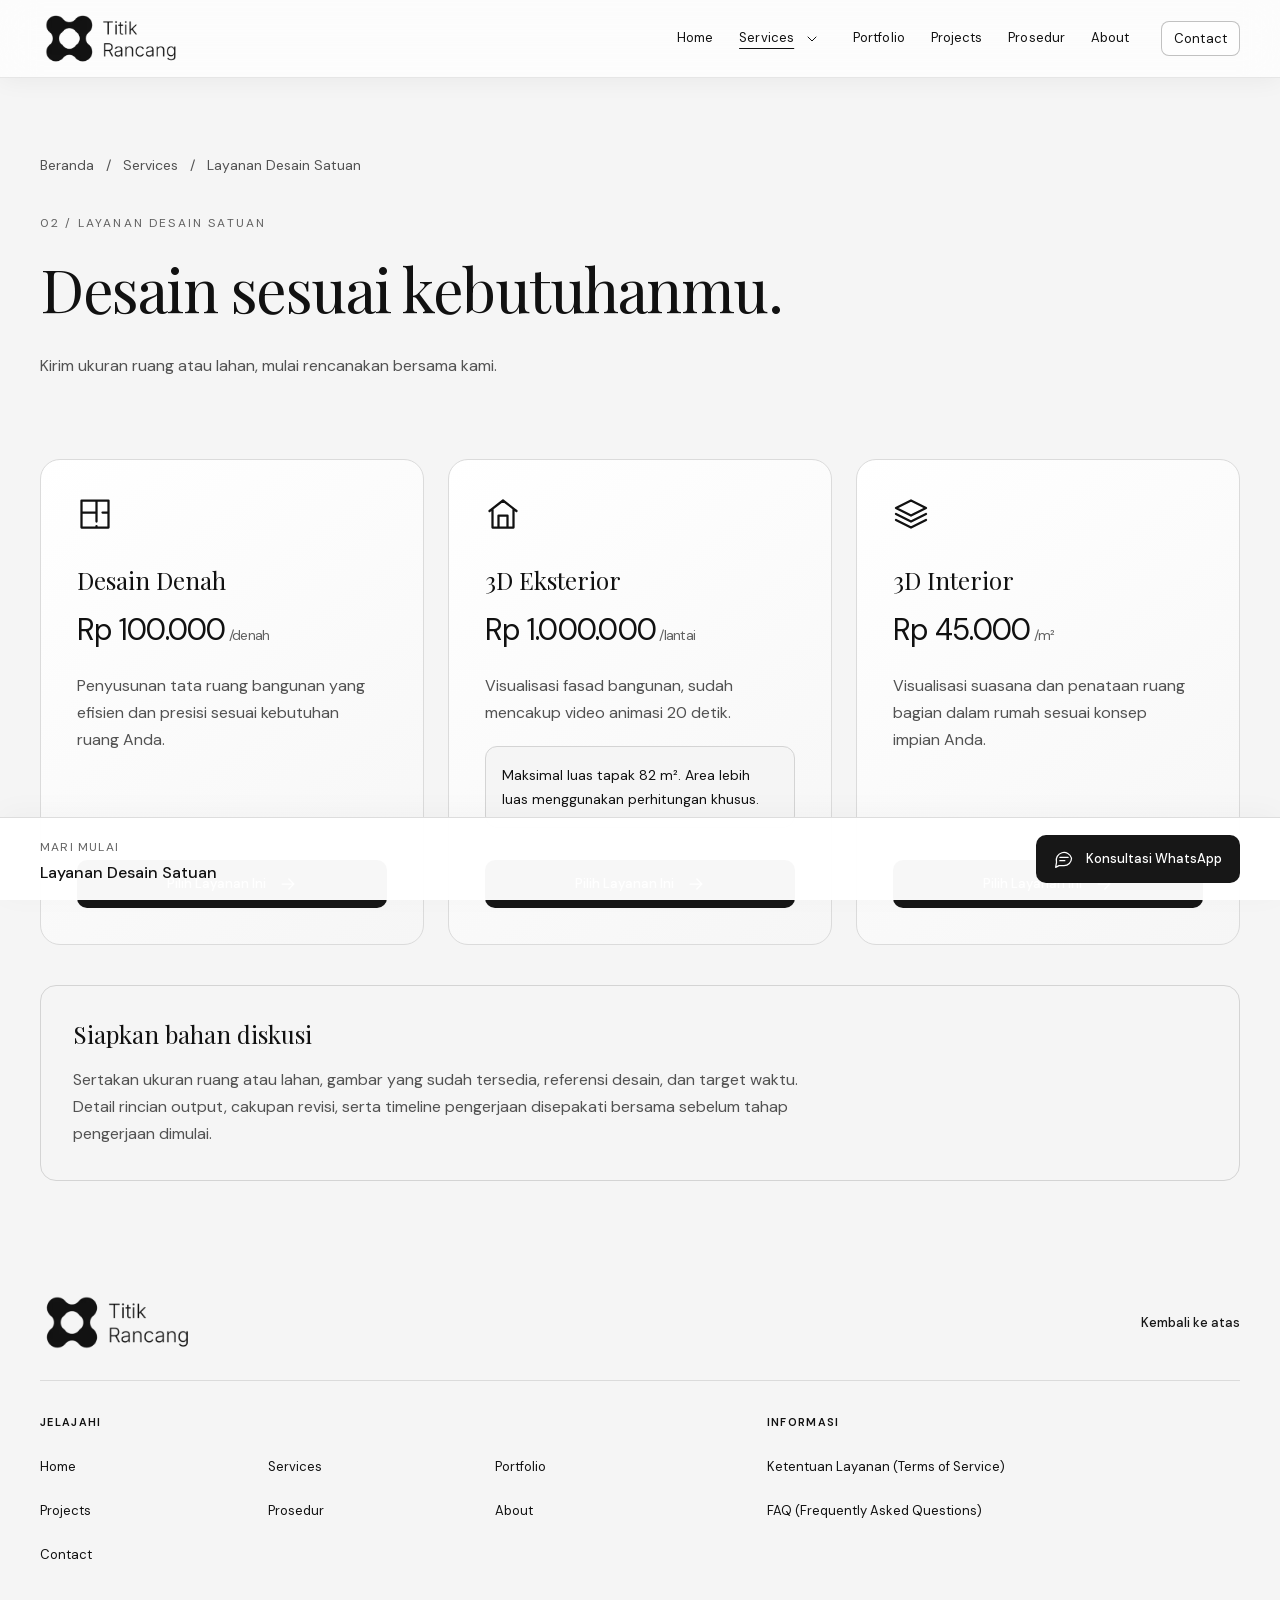
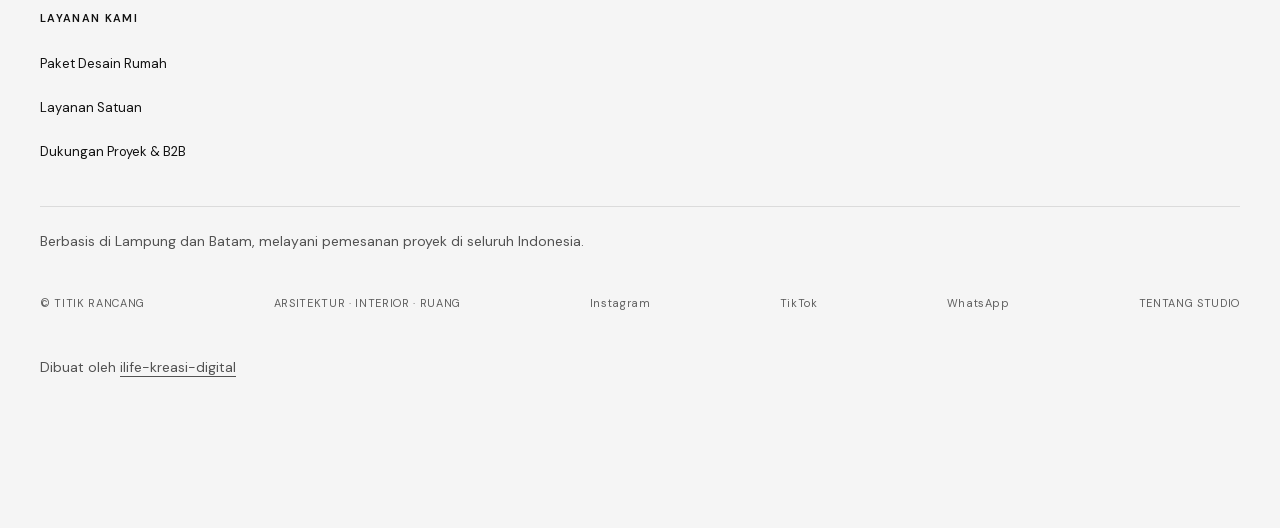
<file: services/desain-satuan/index.html>
<!doctype html>
<html lang="id">
<head>
  

  
<meta charset="UTF-8"><meta name="viewport" content="width=device-width, initial-scale=1.0"><meta name="theme-color" content="#f5f5f5"><title>Jasa Desain Denah &amp; Visualisasi 3D | Titik Rancang</title><meta name="description" content="Pesan desain denah, visualisasi 3D eksterior, dan interior sesuai kebutuhan ruang. Titik Rancang melayani Lampung, Batam, dan seluruh Indonesia."><link rel="stylesheet" href="/assets/styles.css?v=20261111-performance"><script src="/assets/main.js?v=20261111-performance" defer></script><link rel="icon" href="/favicon.ico?v=1" sizes="16x16 32x32 48x48"><link rel="icon" type="image/png" sizes="32x32" href="/images/favicon-32.png?v=1"><link rel="icon" type="image/png" sizes="16x16" href="/images/favicon-16.png?v=1"><link rel="apple-touch-icon" sizes="180x180" href="/images/apple-touch-icon.png?v=1">
<link rel="canonical" href="https://titikrancangstudio.site/services/desain-satuan/">
<meta name="robots" content="index, follow, max-image-preview:large">
<meta property="og:type" content="website">
<meta property="og:locale" content="id_ID">
<meta property="og:site_name" content="Titik Rancang">
<meta property="og:title" content="Jasa Desain Denah &amp; Visualisasi 3D | Titik Rancang">
<meta property="og:description" content="Pesan desain denah, visualisasi 3D eksterior, dan interior sesuai kebutuhan ruang. Titik Rancang melayani Lampung, Batam, dan seluruh Indonesia.">
<meta property="og:url" content="https://titikrancangstudio.site/services/desain-satuan/">
<meta property="og:image" content="https://titikrancangstudio.site/images/hero-banner-lanscape.webp">
<meta property="og:image:width" content="960">
<meta property="og:image:height" content="540">
<meta property="og:image:alt" content="Visualisasi desain rumah tropis Titik Rancang">
<meta name="twitter:card" content="summary_large_image">
<meta name="twitter:title" content="Jasa Desain Denah &amp; Visualisasi 3D | Titik Rancang">
<meta name="twitter:description" content="Pesan desain denah, visualisasi 3D eksterior, dan interior sesuai kebutuhan ruang. Titik Rancang melayani Lampung, Batam, dan seluruh Indonesia.">
<meta name="twitter:image" content="https://titikrancangstudio.site/images/hero-banner-lanscape.webp">
<script type="application/ld+json">{"@context": "https://schema.org", "@graph": [{"@type": "Organization", "@id": "https://titikrancangstudio.site/#organization", "name": "Titik Rancang", "url": "https://titikrancangstudio.site/", "logo": "https://titikrancangstudio.site/images/titik-rancang-cropped.webp", "description": "Studio arsitektur dan desain interior berbasis di Lampung dan Batam, melayani pemesanan proyek di seluruh Indonesia.", "telephone": "+6285963971915", "sameAs": ["https://www.instagram.com/titik.rancang.studio"], "areaServed": [{"@type": "AdministrativeArea", "name": "Lampung"}, {"@type": "City", "name": "Batam"}, {"@type": "Country", "name": "Indonesia"}], "contactPoint": {"@type": "ContactPoint", "telephone": "+6285963971915", "contactType": "customer service", "availableLanguage": ["Indonesian"]}}, {"@type": "WebSite", "@id": "https://titikrancangstudio.site/#website", "url": "https://titikrancangstudio.site/", "name": "Titik Rancang", "inLanguage": "id-ID", "publisher": {"@id": "https://titikrancangstudio.site/#organization"}}, {"@type": "WebPage", "@id": "https://titikrancangstudio.site/services/desain-satuan/#webpage", "url": "https://titikrancangstudio.site/services/desain-satuan/", "name": "Jasa Desain Denah & Visualisasi 3D | Titik Rancang", "description": "Pesan desain denah, visualisasi 3D eksterior, dan interior sesuai kebutuhan ruang. Titik Rancang melayani Lampung, Batam, dan seluruh Indonesia.", "inLanguage": "id-ID", "isPartOf": {"@id": "https://titikrancangstudio.site/#website"}, "about": {"@id": "https://titikrancangstudio.site/#organization"}}, {"@type": "BreadcrumbList", "itemListElement": [{"@type": "ListItem", "position": 1, "name": "Beranda", "item": "https://titikrancangstudio.site/"}, {"@type": "ListItem", "position": 2, "name": "Layanan", "item": "https://titikrancangstudio.site/services/"}, {"@type": "ListItem", "position": 3, "name": "Desain Satuan", "item": "https://titikrancangstudio.site/services/desain-satuan/"}]}, {"@type": "Service", "name": "Desain Satuan", "serviceType": "Desain Satuan", "url": "https://titikrancangstudio.site/services/desain-satuan/", "description": "Pesan desain denah, visualisasi 3D eksterior, dan interior sesuai kebutuhan ruang. Titik Rancang melayani Lampung, Batam, dan seluruh Indonesia.", "provider": {"@id": "https://titikrancangstudio.site/#organization"}, "areaServed": [{"@type": "AdministrativeArea", "name": "Lampung"}, {"@type": "City", "name": "Batam"}, {"@type": "Country", "name": "Indonesia"}]}]}</script>
<link rel="preload" href="/assets/fonts/dm-sans-latin.woff2" as="font" type="font/woff2" crossorigin>
<link rel="preload" href="/assets/fonts/playfair-display-latin.woff2" as="font" type="font/woff2" crossorigin>
</head>
<body><a class="skip-link" href="#page-content">Lewati navigasi</a><header class="site-header"><div class="nav-shell"><a href="/" class="brand" aria-label="Titik Rancang — ke beranda"><img alt="Titik Rancang" src="/images/titik-rancang-cropped.webp" width="392" height="164" decoding="async"></a><nav class="main-nav " id="main-nav" aria-label="Navigasi utama"><a href="/">Home</a><div class="services-nav"><div class="services-nav-label"><a href="/services" class="service-active">Services</a><button class="submenu-toggle" type="button" aria-label="Submenu Services" aria-expanded="false" aria-controls="services-menu"><svg class="" width="24" height="24" viewBox="0 0 24 24" fill="none" stroke="currentColor" stroke-width="1.5" stroke-linecap="round" stroke-linejoin="round" aria-hidden="true" focusable="false"><path d="m6 9 6 6 6-6"></path></svg></button></div><ul id="services-menu" class="services-dropdown" hidden=""><li><a href="/services/paket-rumah">Paket Desain Rumah</a></li><li><a href="/services/desain-satuan" aria-current="page">Layanan Satuan</a></li><li><a href="/services/b2b-engineering">Dukungan Proyek &amp; B2B</a></li></ul></div><a href="/portfolio">Portfolio</a><a href="/projects">Projects</a><a href="/prosedur">Prosedur</a><a href="/about">About</a><a href="/contact" class="nav-contact">Contact</a></nav><button class="menu-toggle" type="button" aria-label="Buka menu" aria-expanded="false" aria-controls="main-nav"><span class="menu-toggle-icon" aria-hidden="true"></span></button></div></header><div class="inner-page service-page has-service-cta"><main id="page-content" tabindex="-1"><section class="section-pad service-hero"><div class="flex flex-wrap items-center gap-3 text-sm text-neutral-600"><a href="/">Beranda</a><span aria-hidden="true">/</span><a href="/services">Services</a><span aria-hidden="true">/</span><span>Layanan Desain Satuan</span></div><p class="mt-10 text-xs uppercase tracking-[.18em] text-neutral-500">02 / Layanan Desain Satuan</p><h1 class="mt-5 max-w-4xl text-4xl leading-tight tracking-tight md:text-6xl">Desain sesuai kebutuhanmu.</h1><p class="mt-6 max-w-2xl text-base leading-8 text-neutral-600">Kirim ukuran ruang atau lahan, mulai rencanakan bersama kami.</p></section><section class="section-pad pb-20" aria-label="Pilihan layanan satuan"><div class="grid gap-6 lg:grid-cols-3"><article class="service-card flex flex-col"><svg class="h-9 w-9" width="24" height="24" viewBox="0 0 24 24" fill="none" stroke="currentColor" stroke-width="1.5" stroke-linecap="round" stroke-linejoin="round" aria-hidden="true" focusable="false"><path d="M3 3h18v18H3V3Zm0 8h10V3m0 8v6m0 4v-1m4-9h4"></path></svg><h2 class="mt-8 text-2xl">Desain Denah</h2><p class="mt-4 text-3xl tracking-tight">Rp&nbsp;100.000<span class="text-sm text-neutral-500"> /denah</span></p><div class="mt-6 grow"><p class="text-neutral-600">Penyusunan tata ruang bangunan yang efisien dan presisi sesuai kebutuhan ruang Anda.</p></div><a class="service-button mt-8" href="https://wa.me/6285963971915?text=Halo%20Titik%20Rancang%2C%20saya%20ingin%20memilih%20layanan%20Desain%20Denah%20(Rp%C2%A0100.000%2Fdenah).%20Mohon%20informasi%20kebutuhan%20data%2C%20lingkup%20desain%2C%20dan%20jadwal%20pengerjaan." target="_blank" rel="noopener noreferrer">Pilih Layanan Ini <svg class="" width="24" height="24" viewBox="0 0 24 24" fill="none" stroke="currentColor" stroke-width="1.5" stroke-linecap="round" stroke-linejoin="round" aria-hidden="true" focusable="false"><path d="M5 12h14m-6-6 6 6-6 6"></path></svg></a></article><article class="service-card flex flex-col"><svg class="h-9 w-9" width="24" height="24" viewBox="0 0 24 24" fill="none" stroke="currentColor" stroke-width="1.5" stroke-linecap="round" stroke-linejoin="round" aria-hidden="true" focusable="false"><path d="M3 10 12 3l9 7M5 9v12h14V9M9 21v-8h6v8"></path></svg><h2 class="mt-8 text-2xl">3D Eksterior</h2><p class="mt-4 text-3xl tracking-tight">Rp&nbsp;1.000.000<span class="text-sm text-neutral-500"> /lantai</span></p><div class="mt-6 grow"><p class="text-neutral-600">Visualisasi fasad bangunan, sudah mencakup video animasi 20 detik.</p><p class="mt-5 rounded-xl border border-neutral-300 bg-neutral-100 p-4 text-sm leading-6">Maksimal luas tapak 82 m². Area lebih luas menggunakan perhitungan khusus.</p></div><a class="service-button mt-8" href="https://wa.me/6285963971915?text=Halo%20Titik%20Rancang%2C%20saya%20ingin%20memilih%20layanan%203D%20Eksterior%20(Rp%C2%A01.000.000%2Flantai).%20Mohon%20informasi%20kebutuhan%20data%2C%20lingkup%20desain%2C%20dan%20jadwal%20pengerjaan." target="_blank" rel="noopener noreferrer">Pilih Layanan Ini <svg class="" width="24" height="24" viewBox="0 0 24 24" fill="none" stroke="currentColor" stroke-width="1.5" stroke-linecap="round" stroke-linejoin="round" aria-hidden="true" focusable="false"><path d="M5 12h14m-6-6 6 6-6 6"></path></svg></a></article><article class="service-card flex flex-col"><svg class="h-9 w-9" width="24" height="24" viewBox="0 0 24 24" fill="none" stroke="currentColor" stroke-width="1.5" stroke-linecap="round" stroke-linejoin="round" aria-hidden="true" focusable="false"><path d="m12 3 10 5-10 5L2 8l10-5Zm-10 9 10 5 10-5M2 16l10 5 10-5"></path></svg><h2 class="mt-8 text-2xl">3D Interior</h2><p class="mt-4 text-3xl tracking-tight">Rp&nbsp;45.000<span class="text-sm text-neutral-500"> /m²</span></p><div class="mt-6 grow"><p class="text-neutral-600">Visualisasi suasana dan penataan ruang bagian dalam rumah sesuai konsep impian Anda.</p></div><a class="service-button mt-8" href="https://wa.me/6285963971915?text=Halo%20Titik%20Rancang%2C%20saya%20ingin%20memilih%20layanan%203D%20Interior%20(Rp%C2%A045.000%2Fm%C2%B2).%20Mohon%20informasi%20kebutuhan%20data%2C%20lingkup%20desain%2C%20dan%20jadwal%20pengerjaan." target="_blank" rel="noopener noreferrer">Pilih Layanan Ini <svg class="" width="24" height="24" viewBox="0 0 24 24" fill="none" stroke="currentColor" stroke-width="1.5" stroke-linecap="round" stroke-linejoin="round" aria-hidden="true" focusable="false"><path d="M5 12h14m-6-6 6 6-6 6"></path></svg></a></article></div><div class="mt-10 rounded-2xl border border-neutral-300 p-8"><h2 class="text-2xl">Siapkan bahan diskusi</h2><p class="mt-4 max-w-3xl text-neutral-600">Sertakan ukuran ruang atau lahan, gambar yang sudah tersedia, referensi desain, dan target waktu. Detail rincian output, cakupan revisi, serta timeline pengerjaan disepakati bersama sebelum tahap pengerjaan dimulai.</p></div></section></main><aside class="service-sticky" aria-label="Konsultasi layanan"><div><span class="text-xs uppercase tracking-widest text-neutral-500">Mari mulai</span><p class="font-medium">Layanan Desain Satuan</p></div><a class="service-button" href="https://wa.me/6285963971915?text=Halo%20Titik%20Rancang%2C%20saya%20ingin%20berkonsultasi%20tentang%20Layanan%20Desain%20Satuan." target="_blank" rel="noopener noreferrer"><svg class="" width="24" height="24" viewBox="0 0 24 24" fill="none" stroke="currentColor" stroke-width="1.5" stroke-linecap="round" stroke-linejoin="round" aria-hidden="true" focusable="false"><path d="M21 11a9 9 0 0 1-9 9H6l-4 2 1-6a9 9 0 1 1 18-5ZM7 10h10m-10 4h6"></path></svg> <span>Konsultasi WhatsApp</span></a></aside></div><footer class="site-footer"><div class="footer-top"><a href="/" class="brand brand-footer" aria-label="Titik Rancang — ke beranda"><img alt="Titik Rancang" src="/images/titik-rancang-cropped.webp" width="392" height="164" decoding="async"></a><a class="back-top" href="#page-content">Kembali ke atas</a></div><div class="footer-navigation"><nav aria-label="Jelajahi"><h2>Jelajahi</h2><ul class="footer-menu"><li><a href="/">Home</a></li><li><a href="/services">Services</a></li><li><a href="/portfolio">Portfolio</a></li><li><a href="/projects">Projects</a></li><li><a href="/prosedur">Prosedur</a></li><li><a href="/about">About</a></li><li><a href="/contact">Contact</a></li></ul></nav><nav aria-label="Informasi"><h2>Informasi</h2><ul><li><a href="/#ketentuan-layanan">Ketentuan Layanan (Terms of Service)</a></li><li><a href="/#faq">FAQ (Frequently Asked Questions)</a></li></ul></nav><nav aria-label="Kategori Services"><h2>Layanan kami</h2><ul><li><a href="/services/paket-rumah">Paket Desain Rumah</a></li><li><a href="/services/desain-satuan">Layanan Satuan</a></li><li><a href="/services/b2b-engineering">Dukungan Proyek &amp; B2B</a></li></ul></nav></div><p class="py-6 text-sm text-neutral-600">Berbasis di Lampung dan Batam, melayani pemesanan proyek di seluruh Indonesia.</p><div class="footer-bottom"><span>© TITIK RANCANG</span><span>ARSITEKTUR · INTERIOR · RUANG</span><a href="https://www.instagram.com/titik.rancang.studio?utm_source=ig_web_button_share_sheet&amp;mdxt=ZDNlZDc0MzIxNw==" target="_blank" rel="noopener noreferrer">Instagram</a><a href="https://www.tiktok.com/@titik.rancang00?_r=1&amp;_t=ZG-9BFuABAFU9o" target="_blank" rel="noopener noreferrer">TikTok</a><a href="https://wa.me/6285963971915" target="_blank" rel="noopener noreferrer">WhatsApp</a><a href="/about">TENTANG STUDIO</a></div><p class="py-6 text-sm text-neutral-600">Dibuat oleh <a href="https://www.instagram.com/ilifeekreasidigital?utm_source=ig_web_button_share_sheet&amp;xtok=ZDNlZDc0MzIxNw==" target="_blank" rel="noopener noreferrer" style="text-decoration: underline; text-underline-offset: 4px;">ilife-kreasi-digital</a></p></footer></body>
</html>
</file>
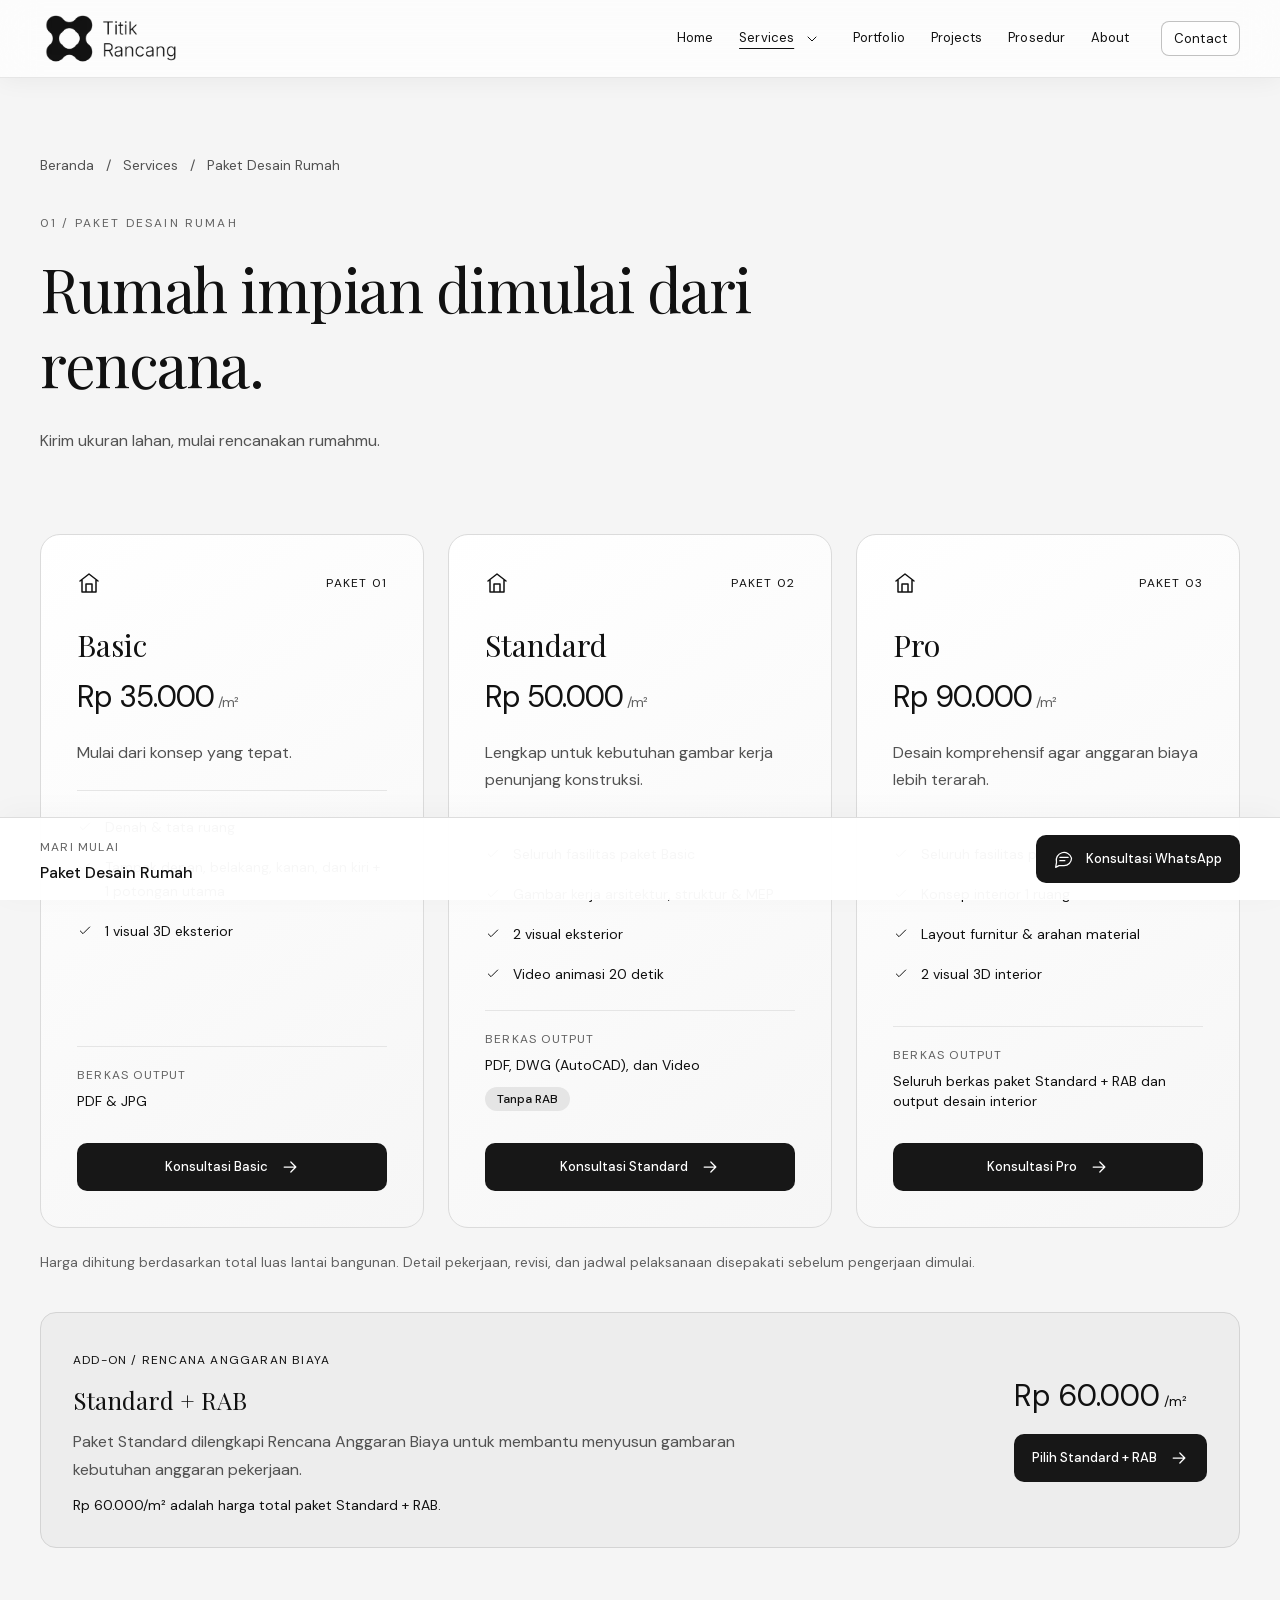
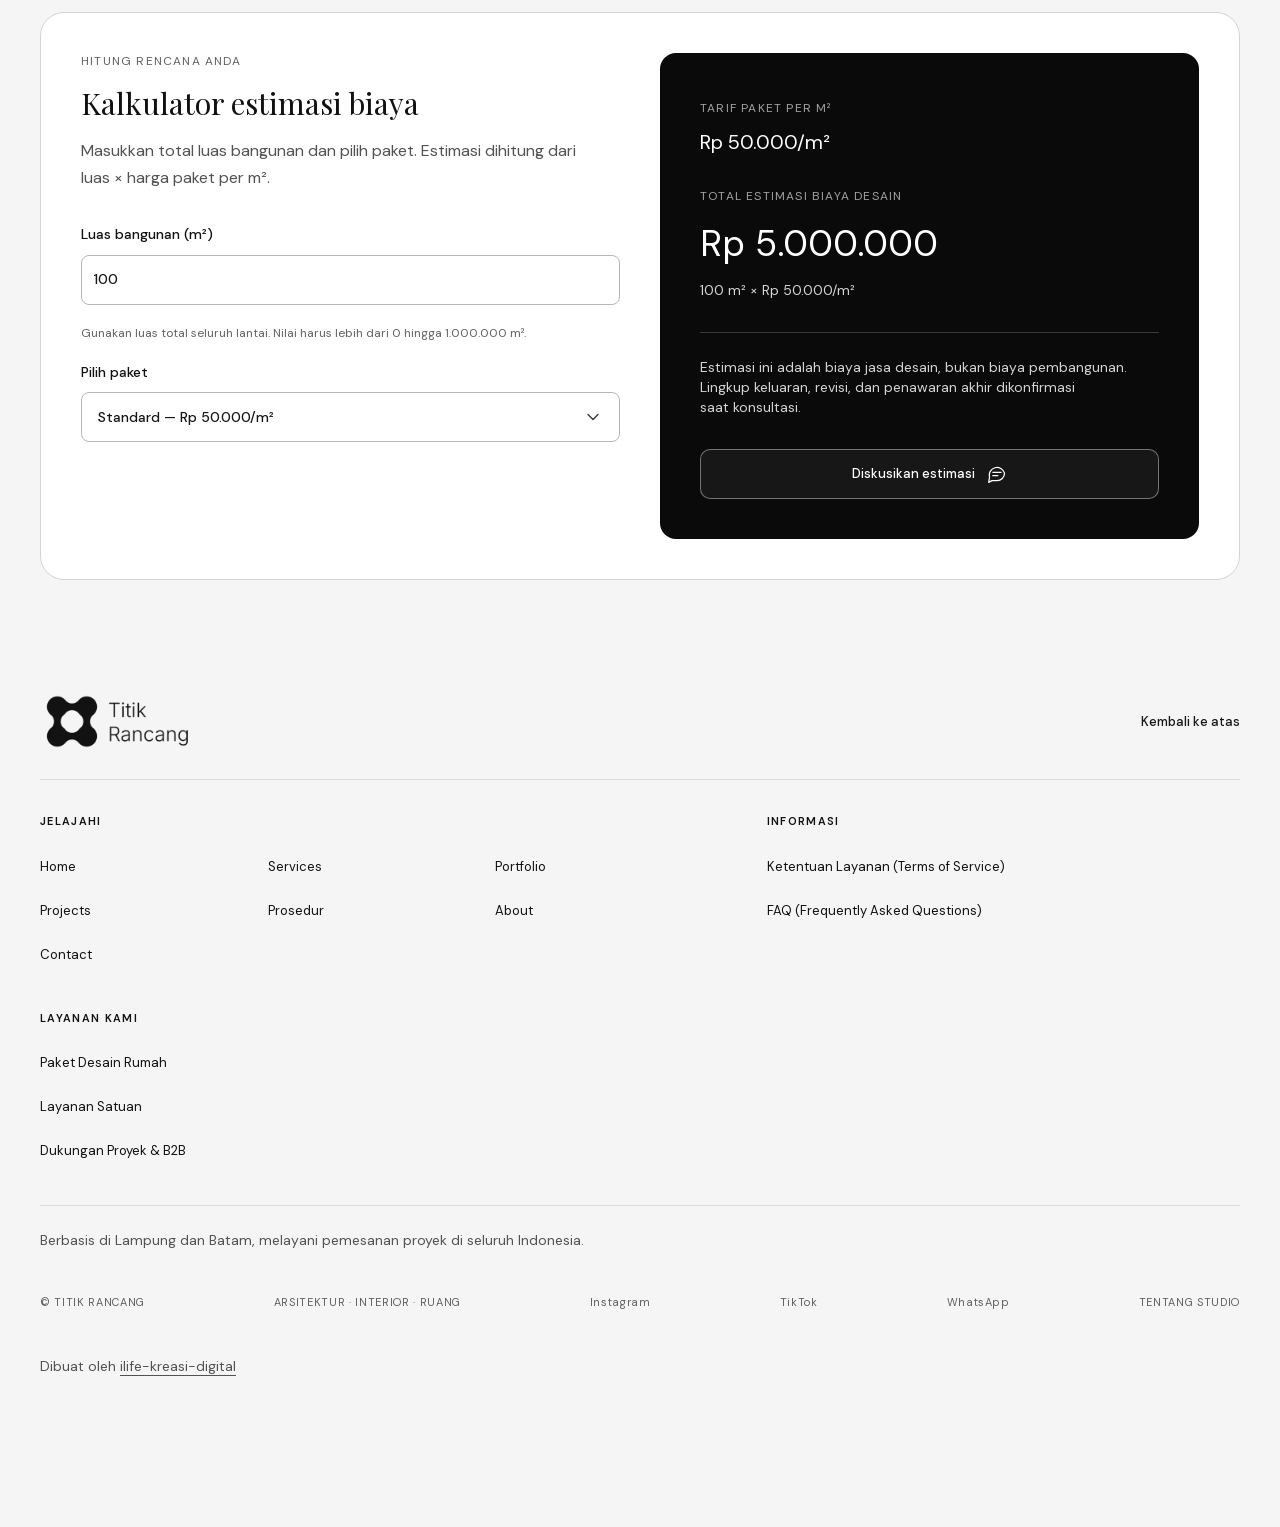
<file: services/paket-rumah/index.html>
<!doctype html>
<html lang="id">
<head>
  

  
<meta charset="UTF-8"><meta name="viewport" content="width=device-width, initial-scale=1.0"><meta name="theme-color" content="#f5f5f5"><title>Harga Paket Desain Rumah per m² | Titik Rancang</title><meta name="description" content="Paket desain rumah Basic Rp35.000/m², Standard Rp50.000/m², Pro Rp90.000/m², dan Standard + RAB Rp60.000/m². Hitung biaya dengan kalkulator."><link rel="stylesheet" href="/assets/styles.css?v=20261111-performance"><script src="/assets/main.js?v=20261111-performance" defer></script><link rel="icon" href="/favicon.ico?v=1" sizes="16x16 32x32 48x48"><link rel="icon" type="image/png" sizes="32x32" href="/images/favicon-32.png?v=1"><link rel="icon" type="image/png" sizes="16x16" href="/images/favicon-16.png?v=1"><link rel="apple-touch-icon" sizes="180x180" href="/images/apple-touch-icon.png?v=1">
<link rel="canonical" href="https://titikrancangstudio.site/services/paket-rumah/">
<meta name="robots" content="index, follow, max-image-preview:large">
<meta property="og:type" content="website">
<meta property="og:locale" content="id_ID">
<meta property="og:site_name" content="Titik Rancang">
<meta property="og:title" content="Harga Paket Desain Rumah per m² | Titik Rancang">
<meta property="og:description" content="Paket desain rumah Basic Rp35.000/m², Standard Rp50.000/m², Pro Rp90.000/m², dan Standard + RAB Rp60.000/m². Hitung biaya dengan kalkulator.">
<meta property="og:url" content="https://titikrancangstudio.site/services/paket-rumah/">
<meta property="og:image" content="https://titikrancangstudio.site/images/hero-banner-lanscape.webp">
<meta property="og:image:width" content="960">
<meta property="og:image:height" content="540">
<meta property="og:image:alt" content="Visualisasi desain rumah tropis Titik Rancang">
<meta name="twitter:card" content="summary_large_image">
<meta name="twitter:title" content="Harga Paket Desain Rumah per m² | Titik Rancang">
<meta name="twitter:description" content="Paket desain rumah Basic Rp35.000/m², Standard Rp50.000/m², Pro Rp90.000/m², dan Standard + RAB Rp60.000/m². Hitung biaya dengan kalkulator.">
<meta name="twitter:image" content="https://titikrancangstudio.site/images/hero-banner-lanscape.webp">
<script type="application/ld+json">{"@context": "https://schema.org", "@graph": [{"@type": "Organization", "@id": "https://titikrancangstudio.site/#organization", "name": "Titik Rancang", "url": "https://titikrancangstudio.site/", "logo": "https://titikrancangstudio.site/images/titik-rancang-cropped.webp", "description": "Studio arsitektur dan desain interior berbasis di Lampung dan Batam, melayani pemesanan proyek di seluruh Indonesia.", "telephone": "+6285963971915", "sameAs": ["https://www.instagram.com/titik.rancang.studio"], "areaServed": [{"@type": "AdministrativeArea", "name": "Lampung"}, {"@type": "City", "name": "Batam"}, {"@type": "Country", "name": "Indonesia"}], "contactPoint": {"@type": "ContactPoint", "telephone": "+6285963971915", "contactType": "customer service", "availableLanguage": ["Indonesian"]}}, {"@type": "WebSite", "@id": "https://titikrancangstudio.site/#website", "url": "https://titikrancangstudio.site/", "name": "Titik Rancang", "inLanguage": "id-ID", "publisher": {"@id": "https://titikrancangstudio.site/#organization"}}, {"@type": "WebPage", "@id": "https://titikrancangstudio.site/services/paket-rumah/#webpage", "url": "https://titikrancangstudio.site/services/paket-rumah/", "name": "Harga Paket Desain Rumah per m² | Titik Rancang", "description": "Paket desain rumah Basic Rp35.000/m², Standard Rp50.000/m², Pro Rp90.000/m², dan Standard + RAB Rp60.000/m². Hitung biaya dengan kalkulator.", "inLanguage": "id-ID", "isPartOf": {"@id": "https://titikrancangstudio.site/#website"}, "about": {"@id": "https://titikrancangstudio.site/#organization"}}, {"@type": "BreadcrumbList", "itemListElement": [{"@type": "ListItem", "position": 1, "name": "Beranda", "item": "https://titikrancangstudio.site/"}, {"@type": "ListItem", "position": 2, "name": "Layanan", "item": "https://titikrancangstudio.site/services/"}, {"@type": "ListItem", "position": 3, "name": "Paket Desain Rumah", "item": "https://titikrancangstudio.site/services/paket-rumah/"}]}, {"@type": "Service", "name": "Paket Desain Rumah", "serviceType": "Paket Desain Rumah", "url": "https://titikrancangstudio.site/services/paket-rumah/", "description": "Paket desain rumah Basic Rp35.000/m², Standard Rp50.000/m², Pro Rp90.000/m², dan Standard + RAB Rp60.000/m². Hitung biaya dengan kalkulator.", "provider": {"@id": "https://titikrancangstudio.site/#organization"}, "areaServed": [{"@type": "AdministrativeArea", "name": "Lampung"}, {"@type": "City", "name": "Batam"}, {"@type": "Country", "name": "Indonesia"}]}]}</script>
<link rel="preload" href="/assets/fonts/dm-sans-latin.woff2" as="font" type="font/woff2" crossorigin>
<link rel="preload" href="/assets/fonts/playfair-display-latin.woff2" as="font" type="font/woff2" crossorigin>
</head>
<body><a class="skip-link" href="#page-content">Lewati navigasi</a><header class="site-header"><div class="nav-shell"><a href="/" class="brand" aria-label="Titik Rancang — ke beranda"><img alt="Titik Rancang" src="/images/titik-rancang-cropped.webp" width="392" height="164" decoding="async"></a><nav class="main-nav " id="main-nav" aria-label="Navigasi utama"><a href="/">Home</a><div class="services-nav"><div class="services-nav-label"><a href="/services" class="service-active">Services</a><button class="submenu-toggle" type="button" aria-label="Submenu Services" aria-expanded="false" aria-controls="services-menu"><svg class="" width="24" height="24" viewBox="0 0 24 24" fill="none" stroke="currentColor" stroke-width="1.5" stroke-linecap="round" stroke-linejoin="round" aria-hidden="true" focusable="false"><path d="m6 9 6 6 6-6"></path></svg></button></div><ul id="services-menu" class="services-dropdown" hidden=""><li><a href="/services/paket-rumah" aria-current="page">Paket Desain Rumah</a></li><li><a href="/services/desain-satuan">Layanan Satuan</a></li><li><a href="/services/b2b-engineering">Dukungan Proyek &amp; B2B</a></li></ul></div><a href="/portfolio">Portfolio</a><a href="/projects">Projects</a><a href="/prosedur">Prosedur</a><a href="/about">About</a><a href="/contact" class="nav-contact">Contact</a></nav><button class="menu-toggle" type="button" aria-label="Buka menu" aria-expanded="false" aria-controls="main-nav"><span class="menu-toggle-icon" aria-hidden="true"></span></button></div></header><div class="inner-page service-page has-service-cta"><main id="page-content" tabindex="-1"><section class="section-pad service-hero"><div class="flex flex-wrap items-center gap-3 text-sm text-neutral-600"><a href="/">Beranda</a><span aria-hidden="true">/</span><a href="/services">Services</a><span aria-hidden="true">/</span><span>Paket Desain Rumah</span></div><p class="mt-10 text-xs uppercase tracking-[.18em] text-neutral-500">01 / Paket Desain Rumah</p><h1 class="mt-5 max-w-4xl text-4xl leading-tight tracking-tight md:text-6xl">Rumah impian dimulai dari rencana.</h1><p class="mt-6 max-w-2xl text-base leading-8 text-neutral-600">Kirim ukuran lahan, mulai rencanakan rumahmu.</p></section><section class="section-pad pb-16" aria-label="Harga paket rumah"><div class="grid gap-6 lg:grid-cols-3"><article class="service-card flex flex-col "><div class="flex items-center justify-between"><svg class="" width="24" height="24" viewBox="0 0 24 24" fill="none" stroke="currentColor" stroke-width="1.5" stroke-linecap="round" stroke-linejoin="round" aria-hidden="true" focusable="false"><path d="M3 10 12 3l9 7M5 9v12h14V9M9 21v-8h6v8"></path></svg><span class="text-xs uppercase tracking-widest">Paket 01</span></div><h2 class="mt-8 text-3xl">Basic</h2><p class="mt-4 text-3xl tracking-tight">Rp&nbsp;35.000<span class="text-sm text-neutral-500"> /m²</span></p><p class="mt-6 text-neutral-600">Mulai dari konsep yang tepat.</p><ul class="mt-6 grow space-y-4 border-t border-neutral-200 pt-6"><li class="flex items-start gap-3 text-sm leading-6"><svg class="mt-1 h-4 w-4 shrink-0" width="24" height="24" viewBox="0 0 24 24" fill="none" stroke="currentColor" stroke-width="1.5" stroke-linecap="round" stroke-linejoin="round" aria-hidden="true" focusable="false"><path d="m5 12 4 4L19 6"></path></svg><span>Denah &amp; tata ruang</span></li><li class="flex items-start gap-3 text-sm leading-6"><svg class="mt-1 h-4 w-4 shrink-0" width="24" height="24" viewBox="0 0 24 24" fill="none" stroke="currentColor" stroke-width="1.5" stroke-linecap="round" stroke-linejoin="round" aria-hidden="true" focusable="false"><path d="m5 12 4 4L19 6"></path></svg><span>Tampak depan, belakang, kanan, dan kiri + 1 potongan utama</span></li><li class="flex items-start gap-3 text-sm leading-6"><svg class="mt-1 h-4 w-4 shrink-0" width="24" height="24" viewBox="0 0 24 24" fill="none" stroke="currentColor" stroke-width="1.5" stroke-linecap="round" stroke-linejoin="round" aria-hidden="true" focusable="false"><path d="m5 12 4 4L19 6"></path></svg><span>1 visual 3D eksterior</span></li></ul><div class="mt-6 border-t border-neutral-200 pt-5"><p class="text-xs uppercase tracking-widest text-neutral-500">Berkas output</p><p class="mt-2 text-sm">PDF &amp; JPG</p></div><a class="service-button mt-8" href="https://wa.me/6285963971915?text=Halo%20Titik%20Rancang%2C%20saya%20tertarik%20Paket%20Desain%20Rumah%20Basic%20(Rp%C2%A035.000%2Fm%C2%B2).%20Mohon%20rincian%20lingkup%20layanan%20dan%20penawarannya." target="_blank" rel="noopener noreferrer">Konsultasi Basic<svg class="" width="24" height="24" viewBox="0 0 24 24" fill="none" stroke="currentColor" stroke-width="1.5" stroke-linecap="round" stroke-linejoin="round" aria-hidden="true" focusable="false"><path d="M5 12h14m-6-6 6 6-6 6"></path></svg></a></article><article class="service-card flex flex-col border-neutral-800"><div class="flex items-center justify-between"><svg class="" width="24" height="24" viewBox="0 0 24 24" fill="none" stroke="currentColor" stroke-width="1.5" stroke-linecap="round" stroke-linejoin="round" aria-hidden="true" focusable="false"><path d="M3 10 12 3l9 7M5 9v12h14V9M9 21v-8h6v8"></path></svg><span class="text-xs uppercase tracking-widest">Paket 02</span></div><h2 class="mt-8 text-3xl">Standard</h2><p class="mt-4 text-3xl tracking-tight">Rp&nbsp;50.000<span class="text-sm text-neutral-500"> /m²</span></p><p class="mt-6 text-neutral-600">Lengkap untuk kebutuhan gambar kerja penunjang konstruksi.</p><ul class="mt-6 grow space-y-4 border-t border-neutral-200 pt-6"><li class="flex items-start gap-3 text-sm leading-6"><svg class="mt-1 h-4 w-4 shrink-0" width="24" height="24" viewBox="0 0 24 24" fill="none" stroke="currentColor" stroke-width="1.5" stroke-linecap="round" stroke-linejoin="round" aria-hidden="true" focusable="false"><path d="m5 12 4 4L19 6"></path></svg><span>Seluruh fasilitas paket Basic</span></li><li class="flex items-start gap-3 text-sm leading-6"><svg class="mt-1 h-4 w-4 shrink-0" width="24" height="24" viewBox="0 0 24 24" fill="none" stroke="currentColor" stroke-width="1.5" stroke-linecap="round" stroke-linejoin="round" aria-hidden="true" focusable="false"><path d="m5 12 4 4L19 6"></path></svg><span>Gambar kerja arsitektur, struktur &amp; MEP</span></li><li class="flex items-start gap-3 text-sm leading-6"><svg class="mt-1 h-4 w-4 shrink-0" width="24" height="24" viewBox="0 0 24 24" fill="none" stroke="currentColor" stroke-width="1.5" stroke-linecap="round" stroke-linejoin="round" aria-hidden="true" focusable="false"><path d="m5 12 4 4L19 6"></path></svg><span>2 visual eksterior</span></li><li class="flex items-start gap-3 text-sm leading-6"><svg class="mt-1 h-4 w-4 shrink-0" width="24" height="24" viewBox="0 0 24 24" fill="none" stroke="currentColor" stroke-width="1.5" stroke-linecap="round" stroke-linejoin="round" aria-hidden="true" focusable="false"><path d="m5 12 4 4L19 6"></path></svg><span>Video animasi 20 detik</span></li></ul><div class="mt-6 border-t border-neutral-200 pt-5"><p class="text-xs uppercase tracking-widest text-neutral-500">Berkas output</p><p class="mt-2 text-sm">PDF, DWG (AutoCAD), dan Video</p><p class="mt-3 inline-block rounded-full bg-neutral-200 px-3 py-1 text-xs font-medium">Tanpa RAB</p></div><a class="service-button mt-8" href="https://wa.me/6285963971915?text=Halo%20Titik%20Rancang%2C%20saya%20tertarik%20Paket%20Desain%20Rumah%20Standard%20(Rp%C2%A050.000%2Fm%C2%B2).%20Mohon%20rincian%20lingkup%20layanan%20dan%20penawarannya." target="_blank" rel="noopener noreferrer">Konsultasi Standard<svg class="" width="24" height="24" viewBox="0 0 24 24" fill="none" stroke="currentColor" stroke-width="1.5" stroke-linecap="round" stroke-linejoin="round" aria-hidden="true" focusable="false"><path d="M5 12h14m-6-6 6 6-6 6"></path></svg></a></article><article class="service-card flex flex-col "><div class="flex items-center justify-between"><svg class="" width="24" height="24" viewBox="0 0 24 24" fill="none" stroke="currentColor" stroke-width="1.5" stroke-linecap="round" stroke-linejoin="round" aria-hidden="true" focusable="false"><path d="M3 10 12 3l9 7M5 9v12h14V9M9 21v-8h6v8"></path></svg><span class="text-xs uppercase tracking-widest">Paket 03</span></div><h2 class="mt-8 text-3xl">Pro</h2><p class="mt-4 text-3xl tracking-tight">Rp&nbsp;90.000<span class="text-sm text-neutral-500"> /m²</span></p><p class="mt-6 text-neutral-600">Desain komprehensif agar anggaran biaya lebih terarah.</p><ul class="mt-6 grow space-y-4 border-t border-neutral-200 pt-6"><li class="flex items-start gap-3 text-sm leading-6"><svg class="mt-1 h-4 w-4 shrink-0" width="24" height="24" viewBox="0 0 24 24" fill="none" stroke="currentColor" stroke-width="1.5" stroke-linecap="round" stroke-linejoin="round" aria-hidden="true" focusable="false"><path d="m5 12 4 4L19 6"></path></svg><span>Seluruh fasilitas paket Standard + RAB</span></li><li class="flex items-start gap-3 text-sm leading-6"><svg class="mt-1 h-4 w-4 shrink-0" width="24" height="24" viewBox="0 0 24 24" fill="none" stroke="currentColor" stroke-width="1.5" stroke-linecap="round" stroke-linejoin="round" aria-hidden="true" focusable="false"><path d="m5 12 4 4L19 6"></path></svg><span>Konsep interior 1 ruang</span></li><li class="flex items-start gap-3 text-sm leading-6"><svg class="mt-1 h-4 w-4 shrink-0" width="24" height="24" viewBox="0 0 24 24" fill="none" stroke="currentColor" stroke-width="1.5" stroke-linecap="round" stroke-linejoin="round" aria-hidden="true" focusable="false"><path d="m5 12 4 4L19 6"></path></svg><span>Layout furnitur &amp; arahan material</span></li><li class="flex items-start gap-3 text-sm leading-6"><svg class="mt-1 h-4 w-4 shrink-0" width="24" height="24" viewBox="0 0 24 24" fill="none" stroke="currentColor" stroke-width="1.5" stroke-linecap="round" stroke-linejoin="round" aria-hidden="true" focusable="false"><path d="m5 12 4 4L19 6"></path></svg><span>2 visual 3D interior</span></li></ul><div class="mt-6 border-t border-neutral-200 pt-5"><p class="text-xs uppercase tracking-widest text-neutral-500">Berkas output</p><p class="mt-2 text-sm">Seluruh berkas paket Standard + RAB dan output desain interior</p></div><a class="service-button mt-8" href="https://wa.me/6285963971915?text=Halo%20Titik%20Rancang%2C%20saya%20tertarik%20Paket%20Desain%20Rumah%20Pro%20(Rp%C2%A090.000%2Fm%C2%B2).%20Mohon%20rincian%20lingkup%20layanan%20dan%20penawarannya." target="_blank" rel="noopener noreferrer">Konsultasi Pro<svg class="" width="24" height="24" viewBox="0 0 24 24" fill="none" stroke="currentColor" stroke-width="1.5" stroke-linecap="round" stroke-linejoin="round" aria-hidden="true" focusable="false"><path d="M5 12h14m-6-6 6 6-6 6"></path></svg></a></article></div><p class="mt-6 text-sm text-neutral-500">Harga dihitung berdasarkan total luas lantai bangunan. Detail pekerjaan, revisi, dan jadwal pelaksanaan disepakati sebelum pengerjaan dimulai.</p><article class="mt-10 grid gap-6 rounded-2xl border border-neutral-300 bg-neutral-200/50 p-8 md:grid-cols-[1fr_auto] md:items-center"><div><span class="text-xs uppercase tracking-widest">Add-on / Rencana Anggaran Biaya</span><h2 class="mt-3 text-2xl">Standard + RAB</h2><p class="mt-3 max-w-2xl text-neutral-600">Paket Standard dilengkapi Rencana Anggaran Biaya untuk membantu menyusun gambaran kebutuhan anggaran pekerjaan.</p><p class="mt-3 text-sm">Rp 60.000/m² adalah harga total paket Standard + RAB.</p></div><div><p class="text-3xl">Rp 60.000<span class="text-sm"> /m²</span></p><a class="service-button mt-5" href="https://wa.me/6285963971915?text=Halo%20Titik%20Rancang%2C%20saya%20tertarik%20paket%20Standard%20%2B%20RAB%20(Rp%2060.000%2Fm%C2%B2).%20Mohon%20informasi%20lebih%20lanjut." target="_blank" rel="noopener noreferrer">Pilih Standard + RAB <svg class="" width="24" height="24" viewBox="0 0 24 24" fill="none" stroke="currentColor" stroke-width="1.5" stroke-linecap="round" stroke-linejoin="round" aria-hidden="true" focusable="false"><path d="M5 12h14m-6-6 6 6-6 6"></path></svg></a></div></article></section><section id="kalkulator" class="section-pad pb-20"><div class="grid gap-10 rounded-3xl border border-neutral-300 bg-white p-6 md:p-10 lg:grid-cols-2"><div><p class="text-xs uppercase tracking-widest text-neutral-500">Hitung rencana Anda</p><h2 class="mt-4 text-3xl">Kalkulator estimasi biaya</h2><p class="mt-4 max-w-lg text-neutral-600">Masukkan total luas bangunan dan pilih paket. Estimasi dihitung dari luas × harga paket per m².</p><form class="service-form mt-8 grid gap-5" data-calculator=""><label for="area">Luas bangunan (m²)<input id="area" required min="0.01" max="1000000" step="0.01" inputmode="decimal" aria-describedby="area-help" type="number" value="100"></label><p id="area-help" class="text-xs text-neutral-500">Gunakan luas total seluruh lantai. Nilai harus lebih dari 0 hingga 1.000.000 m².</p><label for="package">Pilih paket<select id="package"><option value="basic">Basic — Rp&nbsp;35.000/m²</option><option value="standard" selected="">Standard — Rp&nbsp;50.000/m²</option><option value="pro">Pro — Rp&nbsp;90.000/m²</option><option value="standard-rab">Standard + RAB — Rp&nbsp;60.000/m²</option></select></label></form></div><div class="flex flex-col justify-center rounded-2xl bg-neutral-950 p-6 text-white md:p-10"><div class="mb-8"><span class="text-xs uppercase tracking-widest text-neutral-400">Tarif paket per m²</span><p class="mt-2 text-xl" data-estimate-rate>Rp&nbsp;50.000/m²</p></div><span class="text-xs uppercase tracking-widest text-neutral-400">Total estimasi biaya desain</span><output aria-live="polite" aria-atomic="true" class="mt-5 block break-words text-3xl md:text-4xl" data-testid="estimate">Rp&nbsp;5.000.000</output><p class="mt-4 text-sm text-neutral-300" data-estimate-formula="">100 m² × Rp&nbsp;50.000/m²</p><p class="mt-8 border-t border-white/20 pt-6 text-sm text-neutral-300">Estimasi ini adalah biaya jasa desain, bukan biaya pembangunan. Lingkup keluaran, revisi, dan penawaran akhir dikonfirmasi saat konsultasi.</p><a class="service-button mt-8 border border-white/40" href="https://wa.me/6285963971915?text=Halo%20Titik%20Rancang%2C%20saya%20tertarik%20paket%20Standard.%20Luas%20bangunan%3A%20100%20m%C2%B2.%20Harga%20paket%3A%20Rp%C2%A050.000%2Fm%C2%B2.%20Estimasi%20biaya%20desain%3A%20Rp%C2%A05.000.000.%20Mohon%20informasi%20lingkup%20dan%20penawaran%20lebih%20lanjut." target="_blank" rel="noopener noreferrer" data-estimate-link="">Diskusikan estimasi <svg class="" width="24" height="24" viewBox="0 0 24 24" fill="none" stroke="currentColor" stroke-width="1.5" stroke-linecap="round" stroke-linejoin="round" aria-hidden="true" focusable="false"><path d="M21 11a9 9 0 0 1-9 9H6l-4 2 1-6a9 9 0 1 1 18-5ZM7 10h10m-10 4h6"></path></svg></a></div></div></section></main><aside class="service-sticky" aria-label="Konsultasi layanan"><div><span class="text-xs uppercase tracking-widest text-neutral-500">Mari mulai</span><p class="font-medium">Paket Desain Rumah</p></div><a class="service-button" href="https://wa.me/6285963971915?text=Halo%20Titik%20Rancang%2C%20saya%20ingin%20berkonsultasi%20tentang%20Paket%20Desain%20Rumah." target="_blank" rel="noopener noreferrer"><svg class="" width="24" height="24" viewBox="0 0 24 24" fill="none" stroke="currentColor" stroke-width="1.5" stroke-linecap="round" stroke-linejoin="round" aria-hidden="true" focusable="false"><path d="M21 11a9 9 0 0 1-9 9H6l-4 2 1-6a9 9 0 1 1 18-5ZM7 10h10m-10 4h6"></path></svg> <span>Konsultasi WhatsApp</span></a></aside></div><footer class="site-footer"><div class="footer-top"><a href="/" class="brand brand-footer" aria-label="Titik Rancang — ke beranda"><img alt="Titik Rancang" src="/images/titik-rancang-cropped.webp" width="392" height="164" decoding="async"></a><a class="back-top" href="#page-content">Kembali ke atas</a></div><div class="footer-navigation"><nav aria-label="Jelajahi"><h2>Jelajahi</h2><ul class="footer-menu"><li><a href="/">Home</a></li><li><a href="/services">Services</a></li><li><a href="/portfolio">Portfolio</a></li><li><a href="/projects">Projects</a></li><li><a href="/prosedur">Prosedur</a></li><li><a href="/about">About</a></li><li><a href="/contact">Contact</a></li></ul></nav><nav aria-label="Informasi"><h2>Informasi</h2><ul><li><a href="/#ketentuan-layanan">Ketentuan Layanan (Terms of Service)</a></li><li><a href="/#faq">FAQ (Frequently Asked Questions)</a></li></ul></nav><nav aria-label="Kategori Services"><h2>Layanan kami</h2><ul><li><a href="/services/paket-rumah">Paket Desain Rumah</a></li><li><a href="/services/desain-satuan">Layanan Satuan</a></li><li><a href="/services/b2b-engineering">Dukungan Proyek &amp; B2B</a></li></ul></nav></div><p class="py-6 text-sm text-neutral-600">Berbasis di Lampung dan Batam, melayani pemesanan proyek di seluruh Indonesia.</p><div class="footer-bottom"><span>© TITIK RANCANG</span><span>ARSITEKTUR · INTERIOR · RUANG</span><a href="https://www.instagram.com/titik.rancang.studio?utm_source=ig_web_button_share_sheet&amp;mdxt=ZDNlZDc0MzIxNw==" target="_blank" rel="noopener noreferrer">Instagram</a><a href="https://www.tiktok.com/@titik.rancang00?_r=1&amp;_t=ZG-9BFuABAFU9o" target="_blank" rel="noopener noreferrer">TikTok</a><a href="https://wa.me/6285963971915" target="_blank" rel="noopener noreferrer">WhatsApp</a><a href="/about">TENTANG STUDIO</a></div><p class="py-6 text-sm text-neutral-600">Dibuat oleh <a href="https://www.instagram.com/ilifeekreasidigital?utm_source=ig_web_button_share_sheet&amp;xtok=ZDNlZDc0MzIxNw==" target="_blank" rel="noopener noreferrer" style="text-decoration: underline; text-underline-offset: 4px;">ilife-kreasi-digital</a></p></footer></body>
</html>
</file>
<file: assets/styles.css>
@font-face {
  font-family: 'DM Sans';
  font-style: normal;
  font-weight: 400 700;
  font-display: swap;
  src: url(/assets/fonts/dm-sans-latin.woff2) format('woff2');
  unicode-range: U+0000-00FF, U+0131, U+0152-0153, U+02BB-02BC, U+02C6, U+02DA, U+02DC, U+0304, U+0308, U+0329, U+2000-206F, U+20AC, U+2122, U+2191, U+2193, U+2212, U+2215, U+FEFF, U+FFFD;
}
@font-face {
  font-family: 'Playfair Display';
  font-style: italic;
  font-weight: 400 500;
  font-display: swap;
  src: url(/assets/fonts/playfair-display-italic-latin.woff2) format('woff2');
  unicode-range: U+0000-00FF, U+0131, U+0152-0153, U+02BB-02BC, U+02C6, U+02DA, U+02DC, U+0304, U+0308, U+0329, U+2000-206F, U+20AC, U+2122, U+2191, U+2193, U+2212, U+2215, U+FEFF, U+FFFD;
}
@font-face {
  font-family: 'Playfair Display';
  font-style: normal;
  font-weight: 400 600;
  font-display: swap;
  src: url(/assets/fonts/playfair-display-latin.woff2) format('woff2');
  unicode-range: U+0000-00FF, U+0131, U+0152-0153, U+02BB-02BC, U+02C6, U+02DA, U+02DC, U+0304, U+0308, U+0329, U+2000-206F, U+20AC, U+2122, U+2191, U+2193, U+2212, U+2215, U+FEFF, U+FFFD;
}
@layer properties{@supports (((-webkit-hyphens:none)) and (not (margin-trim:block))) or ((-moz-orient:inline) and (not (color:rgb(from red r g b)))){*,:before,:after,::backdrop{--tw-space-y-reverse:0;--tw-border-style:solid;--tw-leading:initial;--tw-font-weight:initial;--tw-tracking:initial;--tw-shadow:0 0 #0000;--tw-shadow-color:initial;--tw-shadow-alpha:100%;--tw-inset-shadow:0 0 #0000;--tw-inset-shadow-color:initial;--tw-inset-shadow-alpha:100%;--tw-ring-color:initial;--tw-ring-shadow:0 0 #0000;--tw-inset-ring-color:initial;--tw-inset-ring-shadow:0 0 #0000;--tw-ring-inset:initial;--tw-ring-offset-width:0px;--tw-ring-offset-color:#fff;--tw-ring-offset-shadow:0 0 #0000;--tw-blur:initial;--tw-brightness:initial;--tw-contrast:initial;--tw-grayscale:initial;--tw-hue-rotate:initial;--tw-invert:initial;--tw-opacity:initial;--tw-saturate:initial;--tw-sepia:initial;--tw-drop-shadow:initial;--tw-drop-shadow-color:initial;--tw-drop-shadow-alpha:100%;--tw-drop-shadow-size:initial}}}@layer theme{:root,:host{--font-sans:-apple-system, BlinkMacSystemFont, "Segoe UI", Roboto, "Helvetica Neue", "Noto Sans", Arial, sans-serif, "Apple Color Emoji", "Segoe UI Emoji", "Segoe UI Symbol", "Noto Color Emoji";--font-mono:ui-monospace, SFMono-Regular, Menlo, Monaco, Consolas, "Liberation Mono", "Courier New", monospace;--color-red-700:oklch(50.5% .213 27.518);--color-neutral-50:oklch(98.5% 0 none);--color-neutral-100:oklch(97% 0 none);--color-neutral-200:oklch(92.2% 0 none);--color-neutral-300:oklch(87% 0 none);--color-neutral-400:oklch(70.8% 0 none);--color-neutral-500:oklch(55.6% 0 none);--color-neutral-600:oklch(43.9% 0 none);--color-neutral-800:oklch(26.9% 0 none);--color-neutral-950:oklch(14.5% 0 none);--color-white:#fff;--spacing:.25rem;--container-lg:32rem;--container-2xl:42rem;--container-3xl:48rem;--container-4xl:56rem;--text-xs:.75rem;--text-xs--line-height:calc(1 / .75);--text-sm:.875rem;--text-sm--line-height:calc(1.25 / .875);--text-base:1rem;--text-base--line-height: 1.5 ;--text-xl:1.25rem;--text-xl--line-height:calc(1.75 / 1.25);--text-2xl:1.5rem;--text-2xl--line-height:calc(2 / 1.5);--text-3xl:1.875rem;--text-3xl--line-height: 1.2 ;--text-4xl:2.25rem;--text-4xl--line-height:calc(2.5 / 2.25);--text-6xl:3.75rem;--text-6xl--line-height:1;--font-weight-medium:500;--tracking-tight:-.025em;--tracking-widest:.1em;--leading-tight:1.25;--radius-xl:.75rem;--radius-2xl:1rem;--radius-3xl:1.5rem;--default-font-family:var(--font-sans);--default-mono-font-family:var(--font-mono)}}@layer base{*,:after,:before,::backdrop{box-sizing:border-box;border:0 solid;margin:0;padding:0}::file-selector-button{box-sizing:border-box;border:0 solid;margin:0;padding:0}html,:host{-webkit-text-size-adjust:100%;tab-size:4;line-height:1.5;font-family:var(--default-font-family,-apple-system, BlinkMacSystemFont, "Segoe UI", Roboto, "Helvetica Neue", "Noto Sans", Arial, sans-serif, "Apple Color Emoji", "Segoe UI Emoji", "Segoe UI Symbol", "Noto Color Emoji");font-feature-settings:var(--default-font-feature-settings,normal);font-variation-settings:var(--default-font-variation-settings,normal);-webkit-tap-highlight-color:transparent}hr{height:0;color:inherit;border-top-width:1px}abbr:where([title]){-webkit-text-decoration:underline dotted;text-decoration:underline dotted}h1,h2,h3,h4,h5,h6{font-size:inherit;font-weight:inherit}a{color:inherit;-webkit-text-decoration:inherit;text-decoration:inherit}b,strong{font-weight:bolder}code,kbd,samp,pre{font-family:var(--default-mono-font-family,ui-monospace, SFMono-Regular, Menlo, Monaco, Consolas, "Liberation Mono", "Courier New", monospace);font-feature-settings:var(--default-mono-font-feature-settings,normal);font-variation-settings:var(--default-mono-font-variation-settings,normal);font-size:1em}small{font-size:80%}sub,sup{vertical-align:baseline;font-size:75%;line-height:0;position:relative}sub{bottom:-.25em}sup{top:-.5em}table{text-indent:0;border-color:inherit;border-collapse:collapse}:-moz-focusring:where(:not(iframe)){outline:auto}progress{vertical-align:baseline}summary{display:list-item}ol,ul,menu{list-style:none}img,svg,video,canvas,audio,iframe,embed,object{vertical-align:middle;display:block}img,video{max-width:100%;height:auto}button,input,select,optgroup,textarea{font:inherit;font-feature-settings:inherit;font-variation-settings:inherit;letter-spacing:inherit;color:inherit;opacity:1;background-color:#0000;border-radius:0}::file-selector-button{font:inherit;font-feature-settings:inherit;font-variation-settings:inherit;letter-spacing:inherit;color:inherit;opacity:1;background-color:#0000;border-radius:0}:where(select:is([multiple],[size])) optgroup{font-weight:bolder}:where(select:is([multiple],[size])) optgroup option{padding-inline-start:20px}::file-selector-button{margin-inline-end:4px}::placeholder{opacity:1}@supports (not ((-webkit-appearance:-apple-pay-button))) or (contain-intrinsic-size:1px){::placeholder{color:currentColor}@supports (color:color-mix(in lab,red,red)){::placeholder{color:color-mix(in oklab,currentcolor 50%,transparent)}}}textarea{resize:vertical}::-webkit-search-decoration{-webkit-appearance:none}::-webkit-date-and-time-value{min-height:1lh;text-align:inherit}::-webkit-datetime-edit{display:inline-flex}::-webkit-datetime-edit-fields-wrapper{padding:0}::-webkit-datetime-edit{padding-block:0}::-webkit-datetime-edit-year-field{padding-block:0}::-webkit-datetime-edit-month-field{padding-block:0}::-webkit-datetime-edit-day-field{padding-block:0}::-webkit-datetime-edit-hour-field{padding-block:0}::-webkit-datetime-edit-minute-field{padding-block:0}::-webkit-datetime-edit-second-field{padding-block:0}::-webkit-datetime-edit-millisecond-field{padding-block:0}::-webkit-datetime-edit-meridiem-field{padding-block:0}::-webkit-calendar-picker-indicator{line-height:1}:-moz-ui-invalid{box-shadow:none}button,input:where([type=button],[type=reset],[type=submit]){appearance:button}::file-selector-button{appearance:button}::-webkit-inner-spin-button{height:auto}::-webkit-outer-spin-button{height:auto}[hidden]:where(:not([hidden=until-found])){display:none!important}}@layer components;@layer utilities{.sr-only{clip-path:inset(50%);white-space:nowrap;border-width:0;width:1px;height:1px;margin:-1px;padding:0;position:absolute;overflow:hidden}.sticky{position:sticky}.mt-1{margin-top:var(--spacing)}.mt-2{margin-top:calc(var(--spacing) * 2)}.mt-3{margin-top:calc(var(--spacing) * 3)}.mt-4{margin-top:calc(var(--spacing) * 4)}.mt-5{margin-top:calc(var(--spacing) * 5)}.mt-6{margin-top:calc(var(--spacing) * 6)}.mt-8{margin-top:calc(var(--spacing) * 8)}.mt-10{margin-top:calc(var(--spacing) * 10)}.mt-12{margin-top:calc(var(--spacing) * 12)}.mb-8{margin-bottom:calc(var(--spacing) * 8)}.block{display:block}.flex{display:flex}.grid{display:grid}.hidden{display:none}.inline-block{display:inline-block}.size-4{width:calc(var(--spacing) * 4);height:calc(var(--spacing) * 4)}.h-4{height:calc(var(--spacing) * 4)}.h-9{height:calc(var(--spacing) * 9)}.w-4{width:calc(var(--spacing) * 4)}.w-9{width:calc(var(--spacing) * 9)}.max-w-2xl{max-width:var(--container-2xl)}.max-w-3xl{max-width:var(--container-3xl)}.max-w-4xl{max-width:var(--container-4xl)}.max-w-lg{max-width:var(--container-lg)}.shrink-0{flex-shrink:0}.grow{flex-grow:1}.resize{resize:both}.grid-cols-\[40px_1fr\]{grid-template-columns:40px 1fr}.flex-col{flex-direction:column}.flex-wrap{flex-wrap:wrap}.items-center{align-items:center}.items-start{align-items:flex-start}.justify-between{justify-content:space-between}.justify-center{justify-content:center}.gap-3{gap:calc(var(--spacing) * 3)}.gap-4{gap:calc(var(--spacing) * 4)}.gap-5{gap:calc(var(--spacing) * 5)}.gap-6{gap:calc(var(--spacing) * 6)}.gap-10{gap:calc(var(--spacing) * 10)}.gap-12{gap:calc(var(--spacing) * 12)}:where(.space-y-4>:not(:last-child)){--tw-space-y-reverse:0;margin-block-start:calc(calc(var(--spacing) * 4) * var(--tw-space-y-reverse));margin-block-end:calc(calc(var(--spacing) * 4) * calc(1 - var(--tw-space-y-reverse)))}.rounded-2xl{border-radius:var(--radius-2xl)}.rounded-3xl{border-radius:var(--radius-3xl)}.rounded-full{border-radius:2147483647px}.rounded-xl{border-radius:var(--radius-xl)}.border{border-style:var(--tw-border-style);border-width:1px}.border-t{border-top-style:var(--tw-border-style);border-top-width:1px}.border-b{border-bottom-style:var(--tw-border-style);border-bottom-width:1px}.border-neutral-200{border-color:var(--color-neutral-200)}.border-neutral-300{border-color:var(--color-neutral-300)}.border-neutral-800{border-color:var(--color-neutral-800)}.border-white\/20{border-color:#fff3}@supports (color:color-mix(in lab,red,red)){.border-white\/20{border-color:color-mix(in oklab,var(--color-white) 20%,transparent)}}.border-white\/40{border-color:#fff6}@supports (color:color-mix(in lab,red,red)){.border-white\/40{border-color:color-mix(in oklab,var(--color-white) 40%,transparent)}}.bg-neutral-50{background-color:var(--color-neutral-50)}.bg-neutral-100{background-color:var(--color-neutral-100)}.bg-neutral-200{background-color:var(--color-neutral-200)}.bg-neutral-200\/50{background-color:#e5e5e580}@supports (color:color-mix(in lab,red,red)){.bg-neutral-200\/50{background-color:color-mix(in oklab,var(--color-neutral-200) 50%,transparent)}}.bg-neutral-950{background-color:var(--color-neutral-950)}.bg-white{background-color:var(--color-white)}.p-4{padding:calc(var(--spacing) * 4)}.p-6{padding:calc(var(--spacing) * 6)}.p-8{padding:calc(var(--spacing) * 8)}.px-3{padding-inline:calc(var(--spacing) * 3)}.py-1{padding-block:var(--spacing)}.py-6{padding-block:calc(var(--spacing) * 6)}.py-7{padding-block:calc(var(--spacing) * 7)}.py-24{padding-block:calc(var(--spacing) * 24)}.pt-5{padding-top:calc(var(--spacing) * 5)}.pt-6{padding-top:calc(var(--spacing) * 6)}.pb-16{padding-bottom:calc(var(--spacing) * 16)}.pb-20{padding-bottom:calc(var(--spacing) * 20)}.text-2xl{font-size:var(--text-2xl);line-height:var(--tw-leading,var(--text-2xl--line-height))}.text-3xl{font-size:var(--text-3xl);line-height:var(--tw-leading,var(--text-3xl--line-height))}.text-4xl{font-size:var(--text-4xl);line-height:var(--tw-leading,var(--text-4xl--line-height))}.text-base{font-size:var(--text-base);line-height:var(--tw-leading,var(--text-base--line-height))}.text-sm{font-size:var(--text-sm);line-height:var(--tw-leading,var(--text-sm--line-height))}.text-xl{font-size:var(--text-xl);line-height:var(--tw-leading,var(--text-xl--line-height))}.text-xs{font-size:var(--text-xs);line-height:var(--tw-leading,var(--text-xs--line-height))}.leading-6{--tw-leading:calc(var(--spacing) * 6);line-height:calc(var(--spacing) * 6)}.leading-8{--tw-leading:calc(var(--spacing) * 8);line-height:calc(var(--spacing) * 8)}.leading-tight{--tw-leading:var(--leading-tight);line-height:var(--leading-tight)}.font-medium{--tw-font-weight:var(--font-weight-medium);font-weight:var(--font-weight-medium)}.tracking-\[\.18em\]{--tw-tracking:.18em;letter-spacing:.18em}.tracking-tight{--tw-tracking:var(--tracking-tight);letter-spacing:var(--tracking-tight)}.tracking-widest{--tw-tracking:var(--tracking-widest);letter-spacing:var(--tracking-widest)}.break-words{overflow-wrap:break-word}.whitespace-pre-wrap{white-space:pre-wrap}.text-neutral-300{color:var(--color-neutral-300)}.text-neutral-400{color:var(--color-neutral-400)}.text-neutral-500{color:var(--color-neutral-500)}.text-neutral-600{color:var(--color-neutral-600)}.text-red-700{color:var(--color-red-700)}.text-white{color:var(--color-white)}.uppercase{text-transform:uppercase}.shadow{--tw-shadow:0 1px 3px 0 var(--tw-shadow-color,#0000001a), 0 1px 2px -1px var(--tw-shadow-color,#0000001a);box-shadow:var(--tw-inset-shadow),var(--tw-inset-ring-shadow),var(--tw-ring-offset-shadow),var(--tw-ring-shadow),var(--tw-shadow)}.filter{filter:var(--tw-blur, ) var(--tw-brightness, ) var(--tw-contrast, ) var(--tw-grayscale, ) var(--tw-hue-rotate, ) var(--tw-invert, ) var(--tw-saturate, ) var(--tw-sepia, ) var(--tw-drop-shadow, )}@media(min-width:48rem){.md\:col-span-2{grid-column:span 2/span 2}.md\:grid-cols-2{grid-template-columns:repeat(2,minmax(0,1fr))}.md\:grid-cols-\[1fr_auto\]{grid-template-columns:1fr auto}.md\:flex-row{flex-direction:row}.md\:items-center{align-items:center}.md\:p-10{padding:calc(var(--spacing) * 10)}.md\:text-4xl{font-size:var(--text-4xl);line-height:var(--tw-leading,var(--text-4xl--line-height))}.md\:text-6xl{font-size:var(--text-6xl);line-height:var(--tw-leading,var(--text-6xl--line-height))}}@media(min-width:64rem){.lg\:grid-cols-2{grid-template-columns:repeat(2,minmax(0,1fr))}.lg\:grid-cols-3{grid-template-columns:repeat(3,minmax(0,1fr))}.lg\:grid-cols-\[\.75fr_1\.25fr\]{grid-template-columns:.75fr 1.25fr}}}:root{--paper:#f5f5f5;--white:#fff;--ink:#111;--muted:#6f6f6f;--accent:#171717;--dark:#101010;--line:#dbdbdb;--warm:#e8e8e8;color-scheme:light;scroll-behavior:smooth;font-family:DM Sans,Arial,sans-serif}*{box-sizing:border-box}html{scroll-behavior:smooth;scroll-padding-top:85px}body{background:var(--paper);color:var(--ink);-webkit-font-smoothing:antialiased;margin:0;font-family:DM Sans,Arial,sans-serif}button,a{-webkit-tap-highlight-color:transparent}a{color:inherit;text-decoration:none}button{color:inherit;font:inherit}img{max-width:100%;display:block}::selection{color:#fff;background:var(--accent)}main{overflow:clip}.section-pad{padding-left:max(7.1vw,26px);padding-right:max(7.1vw,26px)}.site-header{z-index:20;width:100%;color:var(--ink);background:#f6f6f6f0;position:absolute;top:0;left:0}.nav-shell{border-bottom:1px solid #2525251a;justify-content:space-between;align-items:center;height:78px;padding:0 max(7.1vw,26px);display:flex}.brand{background:var(--paper);align-items:center;width:142px;height:56px;display:inline-flex;overflow:hidden}.brand img{object-fit:cover;object-position:center;width:100%;height:100%}.main-nav{letter-spacing:.045em;align-items:center;gap:clamp(22px,3.1vw,49px);display:flex}.main-nav>a:not(.nav-contact){transition:color .2s}.main-nav>a:hover{color:var(--accent)}.nav-contact{white-space:nowrap;border:1px solid #25252547;align-items:center;gap:7px;margin-left:6px;padding:7px 12px;line-height:1.5;transition:color .2s,background .2s,border-color .2s;display:flex}.nav-contact:hover{background:var(--accent);border-color:var(--accent);color:var(--white)!important}.menu-toggle{background:0 0;border:0;padding:8px;display:none}.hero{color:#fff;background:#525252;height:min(770px,90vh);min-height:630px;margin-top:78px;position:relative;overflow:hidden}.hero-image,.hero-shade{width:100%;height:100%;position:absolute;inset:0}.hero-image{object-fit:cover;object-position:50% 53%;animation:1.2s cubic-bezier(.2,.65,.3,1) both hero-arrive}.hero-copy{width:min(650px,70%);animation:.8s .12s both copy-arrive;position:absolute;top:50%;left:max(10.7vw,32px);transform:translateY(-43%)}.hero-eyebrow,.section-label{letter-spacing:.18em;text-transform:uppercase;align-items:center;gap:11px;font-weight:600;display:flex}.hero-eyebrow{color:#ffffffd1}.hero-eyebrow span,.label-dot{background:#c3c3c3;border-radius:50%;flex:0 0 6px;width:6px;height:6px}.hero h1,.section-heading h2,.intro h2,.manifesto h2,.services-heading h2,.team-heading h2,.packages-heading h2,.contact-text h2{letter-spacing:-.057em;margin:0;font-family:Playfair Display,Georgia,serif;font-weight:400;line-height:.99}.hero h1{margin:26px 0 22px}.hero h1 em,h2 em{color:#bfbfbf;font-weight:400}.hero-copy>p{color:#ffffffd4;max-width:420px;margin:0 0 31px;line-height:1.8}.button{letter-spacing:.025em;justify-content:center;align-items:center;gap:29px;min-height:51px;padding:0 20px;transition:background .22s,color .22s,transform .22s;display:inline-flex}.button:hover{transform:translateY(-2px)}.button-light{color:var(--ink);background:var(--paper)}.button-light:hover{background:#e2e2e2}.hero-side-note{writing-mode:vertical-rl;letter-spacing:.2em;color:#ffffffc2;position:absolute;top:50%;right:max(7.1vw,26px)}.hero-side-note span{color:#c3c3c3;padding:10px 0}.hero-scroll{letter-spacing:.16em;color:#ffffffd4;align-items:center;gap:17px;display:flex;position:absolute;bottom:31px;left:max(7.1vw,26px)}.hero-index{letter-spacing:.1em;position:absolute;bottom:31px;right:max(7.1vw,26px)}.hero-index span{color:#c3c3c3;padding:0 6px}.section-label,.intro-main h2 em,.section-heading h2 em,.services-heading h2 em,.team-heading h2 em,.packages-heading h2 em{color:var(--accent)}.body-copy{max-width:395px;color:var(--muted);margin:2px 0 0;line-height:1.9}.text-link{color:var(--accent);border-bottom:1px solid #55555573;align-items:center;gap:15px;padding:5px 0 8px;font-weight:600;transition:gap .2s;display:inline-flex}.text-link:hover{gap:23px}.work-section{background:#ededed;padding-top:110px;padding-bottom:135px}.section-heading{justify-content:space-between;align-items:flex-end;gap:60px;margin-bottom:52px;display:flex}.section-heading h2{margin-top:22px}.section-heading>p{max-width:320px;color:var(--muted);margin:0 0 4px;line-height:1.9}.work-toolbar{border-top:1px solid var(--line);border-bottom:1px solid var(--line);justify-content:space-between;align-items:center;min-height:51px;display:flex}.work-toolbar>span{letter-spacing:.15em;color:#7d7d7d;font-weight:600}.filter-list{align-items:center;gap:24px;display:flex}.filter-list button{color:#818181;background:0 0;border:0;padding:17px 0;transition:color .2s;position:relative}.filter-list button:after{background:var(--accent);content:"";height:1px;transition:transform .2s;position:absolute;bottom:-1px;left:0;right:0;transform:scaleX(0)}.filter-list button.active,.filter-list button:hover{color:var(--accent)}.filter-list button.active:after{transform:scaleX(1)}.project-grid{grid-template-columns:repeat(3,minmax(0,1fr));gap:40px 28px;padding-top:35px;display:grid}.project-image-link{aspect-ratio:1.55;background:#d3d3d3;display:block;position:relative;overflow:hidden}.project-image-link img{object-fit:cover;width:100%;height:100%;transition:transform .65s cubic-bezier(.2,.65,.3,1)}.project-image-link:hover img{transform:scale(1.035)}.project-arrow{width:38px;height:38px;color:var(--ink);background:var(--paper);place-items:center;transition:background .2s,color .2s;display:grid;position:absolute;bottom:15px;right:15px}.project-image-link:hover .project-arrow{color:#fff;background:var(--accent)}.project-meta{color:#787878;letter-spacing:.1em;text-transform:uppercase;justify-content:space-between;gap:10px;margin-top:16px;display:flex}.project-title-row{justify-content:space-between;align-items:baseline;gap:15px;margin-top:9px;display:flex}.project-title-row h3{margin:0;font-family:Playfair Display,Georgia,serif;font-weight:400}.project-title-row>span{color:var(--accent)}.concept-note{color:#818181;margin:48px 0 0}.manifesto{color:var(--white);background:var(--dark);padding:100px 0 28px}.manifesto .section-label{color:#cbcbcb}.manifesto-top{grid-template-columns:1fr 1.65fr .74fr;align-items:start;gap:4vw;padding-bottom:98px;display:grid}.manifesto h2{line-height:1.08}.manifesto h2 em{color:#c7c7c7}.manifesto-top>p{color:#ffffffa8;max-width:220px;margin:65px 0 0;line-height:1.9}.process-list{border-top:1px solid #ffffff3b;grid-template-columns:repeat(4,1fr);display:grid}.process-step{border-right:1px solid #ffffff29;min-height:207px;padding:26px 22px 15px 0;position:relative}.process-step:not(:first-child){padding-left:22px}.process-step:last-child{border-right:0}.step-number{color:#cbcbcb;letter-spacing:.1em}.process-step h3{margin:25px 0 10px;font-family:Playfair Display,Georgia,serif;font-weight:400}.process-step p{color:#ffffff9e;max-width:230px;margin:0;line-height:1.75}.process-arrow{color:#ffffff61;position:absolute;top:25px;right:19px}.manifesto-foot{color:#ffffffa6;letter-spacing:.16em;border-top:1px solid #ffffff2b;justify-content:center;align-items:center;gap:17px;margin-top:73px;padding:22px 0;display:flex}.foot-line{background:#ffffff4d;width:min(9vw,115px);height:1px}.services-section{padding-top:132px;padding-bottom:120px}.services-heading{justify-content:space-between;align-items:flex-end;gap:40px;margin-bottom:65px;display:flex}.services-heading h2{margin-top:20px}.services-heading>p{max-width:270px;color:var(--muted);margin:0 0 6px;line-height:1.9}.service-list{border-top:1px solid var(--line)}.service-row{border-bottom:1px solid var(--line);grid-template-columns:55px 1fr 1.05fr 37px;align-items:center;gap:20px;min-height:111px;transition:padding .22s;display:grid}.service-row:hover{padding-left:8px;padding-right:8px}.service-number{color:#929292;align-self:start;padding-top:35px}.service-row h3{margin:0;font-family:Playfair Display,Georgia,serif;font-weight:400}.service-row p{max-width:380px;color:var(--muted);margin:0;line-height:1.75}.service-row>a{border:1px solid var(--line);width:35px;height:35px;color:var(--accent);place-items:center;transition:background .2s,color .2s;display:grid}.service-row>a:hover{color:#fff;background:var(--accent)}.service-link{margin-top:31px}.team-section{background:#ededed;padding-top:105px;padding-bottom:118px}.team-heading{grid-template-columns:1fr 1.4fr .8fr;align-items:end;gap:4vw;margin-bottom:47px;display:grid}.team-heading .section-label{align-self:start;margin-top:10px}.team-heading h2{line-height:1.05}.team-heading>p{max-width:250px;color:var(--muted);margin:0 0 4px;line-height:1.8}.team-grid{grid-template-columns:repeat(3,1fr);gap:15px;display:grid}.team-card-info{flex-wrap:wrap;justify-content:space-between;align-items:baseline;gap:5px 12px;padding-top:14px;display:flex}.team-card-info h3{margin:0;font-family:Playfair Display,Georgia,serif;font-weight:400}.team-card-info span{color:#787878}.team-caption{color:#818181;margin:29px 0 0}.packages-section{padding-top:133px;padding-bottom:132px}.packages-heading{grid-template-columns:1fr 1.6fr .9fr;align-items:end;gap:4vw;margin-bottom:56px;display:grid}.packages-heading .section-label{align-self:start;margin-top:10px}.packages-heading>p{max-width:270px;color:var(--muted);margin:0 0 4px;line-height:1.8}.package-grid{border:1px solid var(--line);grid-template-columns:repeat(3,1fr);display:grid}.package-card{border-right:1px solid var(--line);background:#fefefe5c;flex-direction:column;min-height:430px;padding:27px 25px 23px;display:flex}.package-featured{background:#ececec;position:relative}.package-top{color:#787878;letter-spacing:.13em;justify-content:space-between;align-items:center;gap:8px;display:flex}.package-badge{color:var(--accent)}.package-card h3{margin:31px 0 8px;font-family:Playfair Display,Georgia,serif;font-weight:400}.package-fit{min-height:34px;color:var(--muted);margin:0;line-height:1.7}.package-rule{background:var(--line);height:1px;margin:22px 0 20px}.package-card ul{gap:13px;margin:0;padding:0;list-style:none;display:grid}.package-card li{color:#575757;align-items:flex-start;gap:9px;line-height:1.5;display:flex}.package-cta{color:var(--accent);justify-content:space-between;align-items:center;margin-top:auto;padding-top:24px;display:flex}.package-cta:hover{text-underline-offset:4px;text-decoration:underline}.package-note{color:#818181;margin:18px 0 0;line-height:1.7}.contact-section{min-height:500px;color:var(--white);background:#393939;grid-template-columns:1.2fr .8fr;padding:100px max(10vw,32px);display:grid;position:relative;overflow:hidden}.contact-section:before{content:"";border:1px solid #ffffff1a;border-radius:50%;width:560px;height:560px;position:absolute;top:-190px;right:13%}.contact-section:after{content:"";border:1px solid #ffffff1a;border-radius:50%;width:410px;height:410px;position:absolute;top:-115px;right:20%}.contact-text,.contact-aside{z-index:1;position:relative}.contact-text .section-label{color:#cbcbcb}.contact-text h2 em{color:#c7c7c7}.contact-aside{text-align:right;flex-direction:column;justify-content:space-between;align-items:flex-end;display:flex}.contact-detail{gap:9px;display:grid}.contact-detail>span{color:#ffffff91;letter-spacing:.16em}.contact-detail>a{justify-content:flex-end;align-items:center;gap:8px;font-family:Playfair Display,Georgia,serif;display:inline-flex}.contact-detail small{color:#ffffff7a;max-width:280px;line-height:1.55}.site-footer{background:var(--paper);padding:28px max(7.1vw,26px) 17px}.footer-top{border-bottom:1px solid var(--line);justify-content:space-between;align-items:center;min-height:92px;padding-bottom:23px;display:flex}.brand-footer{width:155px;height:60px}.back-top{color:var(--accent);align-items:center;gap:12px;display:inline-flex}.footer-bottom{color:#8a8a8a;letter-spacing:.12em;justify-content:space-between;gap:20px;padding-top:16px;display:flex}.footer-bottom a:hover{color:var(--accent)}@keyframes hero-arrive{0%{opacity:.6;transform:scale(1.035)}to{opacity:1;transform:scale(1)}}@keyframes copy-arrive{0%{opacity:0;translate:0 12px}to{opacity:1;translate:0}}@media(prefers-reduced-motion:reduce){*,:before,:after{scroll-behavior:auto!important;transition-duration:.01ms!important;animation-duration:.01ms!important;animation-iteration-count:1!important}}@media(min-width:1500px){.hero{height:min(850px,84vh)}.section-pad{padding-left:max(50vw - 660px,7.1vw);padding-right:max(50vw - 660px,7.1vw)}}@media(max-width:900px){.nav-shell{height:72px}.hero{height:720px;min-height:590px;margin-top:72px}.hero-copy{width:76%;left:7.1vw}.manifesto-top{grid-template-columns:.7fr 1.8fr}.manifesto-top>p{grid-column:2;margin:-16px 0 0}.team-heading,.packages-heading{grid-template-columns:.8fr 1.6fr}.team-heading>p,.packages-heading>p{grid-column:2;margin-top:-12px}.team-card-info{display:block}.team-card-info span{margin-top:5px;display:block}.package-card{padding-left:18px;padding-right:18px}.contact-section{padding-left:7vw;padding-right:7vw}}@media(max-width:640px){.section-pad{padding-left:22px;padding-right:22px}.nav-shell{height:66px;padding-left:16px;padding-right:20px}.brand{width:128px;height:48px}.menu-toggle{place-items:center;display:inline-grid}.main-nav{border-bottom:1px solid var(--line);background:var(--paper);flex-direction:column;align-items:stretch;gap:0;padding:10px 22px 22px;display:none;position:absolute;top:66px;left:0;right:0;box-shadow:0 16px 25px #24242414}.main-nav.is-open{display:flex}.main-nav>a:not(.nav-contact){border-bottom:1px solid var(--line);padding:15px 0}.nav-contact{justify-content:center;align-self:flex-start;margin:12px 0 0;padding:9px 12px}.hero{height:690px;min-height:590px;margin-top:66px}.hero-image{object-position:56% center}.hero-shade{background:linear-gradient(90deg,#191919ab,#19191929),linear-gradient(#0000 55%,#19191959)}.hero-copy{width:calc(100% - 53px);top:45%;left:23px;transform:translateY(-28%)}.hero h1{margin:20px 0 17px}.hero-copy>p{max-width:330px;line-height:1.75}.hero-side-note{display:none}.hero-scroll{bottom:25px;left:23px}.hero-index{bottom:25px;right:23px}.body-copy{max-width:440px}.work-section{padding-top:82px;padding-bottom:85px}.section-heading{margin-bottom:31px;display:block}.section-heading h2{margin-top:21px}.section-heading>p{max-width:360px;margin-top:19px}.work-toolbar{padding-top:13px;display:block}.work-toolbar>span{margin-bottom:3px;display:block}.filter-list{gap:clamp(14px,4vw,25px);overflow-x:auto}.filter-list button{flex:none;padding:13px 0}.project-grid{grid-template-columns:1fr;row-gap:28px;padding-top:23px}.project-image-link{aspect-ratio:1.55}.concept-note{margin-top:30px}.manifesto{padding-top:77px}.manifesto-top{padding-bottom:46px;display:block}.manifesto h2{margin-top:33px}.manifesto-top>p{max-width:330px;margin:21px 0 0}.process-list{grid-template-columns:1fr 1fr}.process-step{border-bottom:1px solid #ffffff29;min-height:190px;padding:22px 15px 18px 0}.process-step:not(:first-child){padding-left:15px}.process-step:nth-child(2){border-right:0}.process-step:nth-last-child(-n+2){border-bottom:0}.process-step h3{margin-top:23px}.process-arrow{right:12px}.manifesto-foot{letter-spacing:.09em;gap:8px;margin-top:42px;padding:18px 0}.foot-line{width:5vw}.services-section{padding-top:86px;padding-bottom:84px}.services-heading{margin-bottom:33px;display:block}.services-heading h2{margin-top:31px}.services-heading>p{margin-top:19px}.service-row{grid-template-columns:27px 1fr 31px;gap:10px;min-height:103px}.service-number{padding-top:35px}.service-row p{grid-area:2/2/auto/3;align-self:start;margin-top:-22px;padding-bottom:17px}.service-row>a{grid-area:1/3/3;width:31px;height:31px}.service-link{margin-top:24px}.team-section{padding-top:81px;padding-bottom:83px}.team-heading{margin-bottom:30px;display:block}.team-heading h2{margin-top:30px}.team-heading>p{margin-top:16px}.team-grid{grid-template-columns:1fr 1fr;gap:25px 12px}.team-card:last-child{grid-column:1/-1;width:calc(50% - 6px)}.team-card-info span{line-height:1.5}.team-caption{margin-top:23px}.packages-section{padding-top:89px;padding-bottom:87px}.packages-heading{margin-bottom:32px;display:block}.packages-heading h2{margin-top:31px}.packages-heading>p{margin-top:17px}.package-grid{grid-template-columns:1fr}.package-card{min-height:initial;border-right:0;border-bottom:1px solid var(--line);padding:24px 20px 22px}.package-card:last-child{border-bottom:0}.package-card h3{margin-top:23px}.package-fit{min-height:initial}.package-card ul{gap:11px}.package-cta{margin-top:23px;padding-top:15px}.contact-section{min-height:initial;padding:78px 23px 36px;display:block}.contact-section:before{width:490px;height:490px;top:-108px;right:-290px}.contact-section:after{width:345px;height:345px;top:-46px;right:-216px}.contact-text h2{margin-top:30px}.contact-text>p{max-width:345px}.contact-aside{text-align:left;align-items:flex-start;min-height:145px;margin-top:49px}.contact-detail>a{justify-content:flex-start}.contact-detail small{max-width:310px}.site-footer{padding:20px 20px 15px}.footer-top{flex-wrap:wrap;gap:9px;min-height:81px;padding-bottom:17px}.brand-footer{width:125px;height:49px}.back-top{justify-content:flex-end;width:100%}.footer-bottom{flex-wrap:wrap;gap:9px 14px}}.project-description{max-width:450px;color:var(--muted);margin:10px 0 0;line-height:1.75}.team-bio{max-width:330px;color:var(--muted);margin:9px 0 0;line-height:1.7}@media(max-width:640px){.project-description{margin-top:8px}.team-bio{line-height:1.6}}[hidden]{display:none!important}button{cursor:pointer}.skip-link{z-index:100;background:var(--paper);padding:12px 18px;position:fixed;top:10px;left:16px;transform:translateY(-160%)}.skip-link:focus{transform:translateY(0)}.project-grid.is-filtered{grid-template-columns:repeat(3,minmax(0,1fr))}.project-grid.is-filtered .project-card{grid-column:auto;width:100%;margin-left:0;padding-top:0}.project-grid.is-filtered .project-image-link{aspect-ratio:1.55}.team-card{border-top:1px solid var(--line);padding-top:20px}.team-bio{flex-basis:100%}@media(max-width:760px)and (min-width:641px){.main-nav{gap:16px}.nav-contact{margin-left:0;padding:7px 10px}.nav-shell{padding-inline:22px}}@media(max-width:640px){.project-grid.is-filtered{grid-template-columns:1fr}}.icon{vertical-align:middle;flex-shrink:0;width:1rem;height:1rem;display:inline-block}.menu-toggle .icon{width:1.5rem;height:1.5rem}.menu-toggle .menu-icon-close,.menu-toggle[aria-expanded=true] .menu-icon-open{display:none}.menu-toggle[aria-expanded=true] .menu-icon-close{display:inline-block}.package-card li .icon{width:14px;height:14px;color:var(--accent)}.footer-bottom>a{align-items:center;gap:5px;display:inline-flex}.footer-bottom .icon{width:12px;height:12px}:root{--glass-light:#ffffffc2;--glass-border:#ffffffb8;--glass-shadow:0 12px 40px #0000000f, inset 0 1px 0 #fffc}body{background:#f5f5f5}.site-header{background:#fffffff0;position:fixed;box-shadow:0 1px 24px #0000000f}.brand{background:0 0}.brand img{filter:grayscale()contrast(1.15);mix-blend-mode:multiply}.project-image-link img{filter:grayscale()}.hero{background:#171717}.hero h1 em,.manifesto h2 em,.contact-text h2 em{color:#eee}.hero-eyebrow{background:#00000042;border:1px solid #ffffff47;border-radius:999px;width:fit-content;max-width:100%;padding:11px 15px}.button-light{color:#fff;background:#0000007a;border:1px solid #ffffff80;border-radius:12px;box-shadow:inset 0 1px #fff3}.button-light:hover{color:#111;background:#fffffff0}.nav-contact,.service-row>a{background:#ffffff73;border-radius:10px}.project-arrow{border:1px solid var(--glass-border);box-shadow:var(--glass-shadow);background:#ffffffdb;border-radius:12px}.project-image-link{border:0;border-radius:18px}.work-section,.team-section,.packages-section{background:radial-gradient(at 85% 15%,#fff,#0000 55%),linear-gradient(135deg,#e5e5e5,#f7f7f7 60%,#ededed)}.team-card,.package-card{background:var(--glass-light);box-shadow:var(--glass-shadow);border:1px solid #ffffffe6;border-radius:18px}.team-card{padding:24px}.team-card-info{padding-top:0}.package-grid{border:0;gap:18px}.package-card:last-child{border-right:1px solid #ffffffe6}.package-featured{background:#ffffffeb;border-color:#00000038;box-shadow:0 18px 48px #0000001a,inset 0 1px #fff}.package-badge{border:1px solid #0000001f;border-radius:999px;padding:6px 8px}.manifesto,.contact-section{background:radial-gradient(at 90% 0,#363636,#101010 70%)}.contact-detail{background:#ffffff14;border:1px solid #fff3;border-radius:16px;padding:22px}.contact-detail small{color:#ffffffb8}:focus-visible{outline-offset:5px;outline:2px solid}@supports ((-webkit-backdrop-filter:blur(1px)) or (backdrop-filter:blur(1px))){.site-header{background:#ffffffb8}.site-header,.hero-eyebrow,.button-light,.project-arrow,.team-card,.package-card,.contact-detail{-webkit-backdrop-filter:blur(18px);backdrop-filter:blur(18px)}}@media(max-width:640px){.main-nav{background:#fffffff7;border-radius:0 0 20px 20px}.hero-eyebrow{letter-spacing:.12em;padding:10px 12px}.team-card{padding:17px}.package-grid{gap:16px}.package-card{border-bottom:1px solid #ffffffe6}.contact-detail{width:100%;padding:20px}}:root{--text-body:clamp(.9375rem, .9rem + .15vw, 1rem);--text-small:.8125rem;--text-label:.6875rem;--section-title:clamp(2.125rem, 1.5rem + 2.6vw, 4rem);--page-gutter:max(24px, calc((100vw - 1200px)/2) );--muted:#606060}body{font-size:var(--text-body);line-height:1.7}p{text-wrap:pretty}h1,h2,h3,h4,h5,h6{text-align:left;text-wrap:pretty;overflow-wrap:break-word}.section-pad,.nav-shell,.site-footer{padding-inline:var(--page-gutter)}.section-pad>*,.project-card,.team-card,.package-card,.contact-text,.contact-aside{min-width:0}.hero h1,.section-heading h2,.intro h2,.manifesto h2,.services-heading h2,.team-heading h2,.packages-heading h2,.contact-text h2{font-size:var(--section-title);letter-spacing:-.035em;max-width:20ch;line-height:1.15}.hero{height:auto;min-height:min(800px,88svh);padding:100px var(--page-gutter) 120px;align-items:center;display:flex}.hero-copy{width:min(100%,760px);position:relative;top:auto;left:auto;transform:none}.hero h1{max-width:16ch;margin:26px 0 24px;font-size:clamp(2.75rem,1.8rem + 4vw,5.5rem);line-height:1.1}.hero-copy>p{max-width:48ch;font-size:var(--text-body);margin-bottom:30px;line-height:1.8}.hero-scroll{left:var(--page-gutter);font-size:var(--text-label)}.hero-index{right:var(--page-gutter);font-size:var(--text-small)}.hero-side-note{right:var(--page-gutter);font-size:.625rem}.hero-eyebrow,.section-label{font-size:var(--text-label);letter-spacing:.13em;line-height:1.6}.main-nav{letter-spacing:.01em;gap:clamp(16px,2vw,32px);font-size:.8125rem}.brand{flex-shrink:0}.button,.text-link,.package-cta,.back-top{font-size:var(--text-small);font-weight:500;line-height:1.5}.button{gap:20px;min-height:48px}.intro,.work-section,.services-section,.team-section,.packages-section{padding-block:clamp(72px,8vw,112px)}.body-copy,.section-heading>p,.services-heading>p,.team-heading>p,.packages-heading>p,.manifesto-top>p,.contact-text>p{font-size:var(--text-body);max-width:48ch;line-height:1.8}.section-heading,.services-heading{grid-template-columns:minmax(0,1.4fr) minmax(0,1fr);align-items:end;gap:48px;margin-bottom:40px;display:grid}.section-heading h2,.services-heading h2{margin-top:20px}.section-heading>p,.services-heading>p{margin:0}.team-heading,.packages-heading,.manifesto-top{grid-template-columns:minmax(0,1.4fr) minmax(0,1fr);align-items:end;gap:20px 48px;margin-bottom:40px;display:grid}.team-heading .section-label,.packages-heading .section-label,.manifesto-top .section-label{grid-column:1/-1;margin:0}.team-heading h2,.packages-heading h2,.manifesto h2{margin:0}.team-heading>p,.packages-heading>p,.manifesto-top>p{grid-column:2;margin:0}.manifesto{padding-top:clamp(72px,8vw,112px)}.manifesto-top{padding-bottom:0}.work-toolbar{flex-wrap:wrap;gap:8px 24px;padding-block:8px}.work-toolbar>span,.project-meta,.package-top,.package-badge{font-size:var(--text-label);letter-spacing:.06em;line-height:1.6}.filter-list button{font-size:var(--text-small);min-height:44px}.project-meta{flex-wrap:wrap;gap:4px 16px}.project-title-row{flex-wrap:wrap;gap:4px 16px;margin-top:12px}.project-title-row h3,.process-step h3,.service-row h3,.team-card-info h3{letter-spacing:-.02em;font-size:clamp(1.375rem,1.15rem + .7vw,1.75rem);line-height:1.3}.project-title-row>span,.team-card-info span{font-size:var(--text-small);line-height:1.6}.project-description,.team-bio,.process-step p,.service-row p,.package-fit,.package-card li{font-size:var(--text-body);max-width:52ch;line-height:1.75}.concept-note,.team-caption,.package-note,.contact-detail small{font-size:.75rem;line-height:1.7}.process-step{padding-block:28px}.process-step h3{margin-top:24px}.step-number,.service-number,.contact-index{font-size:var(--text-small)}.manifesto-foot{font-size:var(--text-label);flex-wrap:wrap}.service-row{grid-template-columns:40px minmax(0,1fr) minmax(0,1.3fr) 44px;gap:24px;padding-block:28px}.service-number{padding-top:4px}.service-row>a{width:44px;height:44px}.team-card-info{align-content:start;gap:10px;display:grid}.team-bio,.team-card-info span{margin:0}.package-card{padding:28px}.package-top{flex-wrap:wrap;min-height:42px}.package-card h3{margin:24px 0 12px;font-size:1.875rem;line-height:1.25}.package-fit{min-height:5.25em}.package-card li>span{flex-shrink:0}.package-cta{gap:12px;padding-top:28px}.contact-section{padding:clamp(72px,8vw,112px) var(--page-gutter);grid-template-columns:minmax(0,1.5fr) minmax(0,1fr);gap:64px}.contact-text h2{margin:24px 0}.contact-aside{text-align:left;align-items:stretch;gap:32px}.contact-detail>span{font-size:var(--text-label)}.contact-detail>a{overflow-wrap:anywhere;justify-content:flex-start;font-size:clamp(1rem,1.4vw,1.375rem)}.footer-top{gap:24px}.footer-bottom{letter-spacing:.06em;color:#606060;flex-wrap:wrap;align-items:center;gap:12px 24px;padding-block:20px;font-size:.6875rem;line-height:1.6}@media(max-width:1000px){.process-list{grid-template-columns:repeat(2,minmax(0,1fr))}.process-step:nth-child(2){border-right:0}.process-step:nth-child(3){padding-left:0}.process-step:nth-child(-n+2){border-bottom:1px solid #ffffff29}.package-card{padding:24px 20px}.package-card h3{font-size:1.625rem}}@media(max-width:800px){.section-heading,.services-heading,.team-heading,.packages-heading,.manifesto-top{grid-template-columns:minmax(0,1fr);gap:24px}.team-heading>p,.packages-heading>p,.manifesto-top>p{grid-column:1}.team-grid,.package-grid{grid-template-columns:minmax(0,1fr)}.team-card:last-child{grid-column:auto;width:auto}.package-card{min-height:0;padding:28px}.package-fit{min-height:0}.package-cta{margin-top:24px}.contact-section{grid-template-columns:minmax(0,1fr);gap:36px}.contact-aside{max-width:440px;min-height:0;margin-top:0}.hero-side-note{display:none}.main-nav{gap:14px;font-size:.75rem}}@media(max-width:640px){:root{--page-gutter:22px}.main-nav{font-size:.9375rem}.hero{min-height:640px;padding-block:72px 110px}.hero-copy{width:100%}.hero h1{font-size:clamp(2.5rem,10vw,3.5rem)}.hero-eyebrow{letter-spacing:.08em;font-size:.625rem}.hero-scroll{letter-spacing:.08em;gap:10px;max-width:75%;font-size:.5625rem}.hero-index{font-size:.6875rem}.work-toolbar{display:block}.work-toolbar>span{margin-bottom:4px}.filter-list{gap:22px}.service-row{grid-template-columns:24px minmax(0,1fr) 44px;gap:12px;min-height:0}.service-row h3{grid-column:2}.service-row p{grid-area:2/2;margin:0;padding:0}.service-row>a{grid-area:1/3}.service-number{padding-top:3px}.service-row:hover{padding-inline:0}.contact-section{display:grid}.footer-top{grid-template-columns:1fr;justify-items:start;gap:14px;display:grid}.back-top{justify-content:flex-start;width:auto}.footer-bottom{flex-direction:column;align-items:flex-start}}@media(max-width:400px){.process-list{grid-template-columns:minmax(0,1fr)}.process-step,.process-step:not(:first-child){border-bottom:1px solid #ffffff29;border-right:0;padding:24px 0}.process-step:last-child{border-bottom:0}.package-card{padding:24px 20px}}.project-card{box-shadow:none;background:0 0;border:0;border-radius:0;margin:0;padding:0}.project-meta{gap:4px;display:grid}.project-title-row{gap:6px;display:grid}.project-description{margin-top:12px}@media(max-width:800px){.project-grid,.project-grid.is-filtered{grid-template-columns:minmax(0,1fr);row-gap:36px}}.nav-contact{border-radius:8px}.nav-contact .icon{width:14px;height:14px}.contact-section{min-height:0;padding:clamp(72px,8vw,112px) var(--page-gutter);grid-template-columns:minmax(0,1.5fr) minmax(280px,1fr);align-items:center;gap:clamp(40px,6vw,88px);display:grid}.contact-text{flex-direction:column;align-items:flex-start;display:flex}.contact-text .section-label{color:#d4d4d4;margin:0 0 24px}.contact-text h2{text-align:left;max-width:18ch;margin:0 0 24px;font-size:clamp(2.125rem,1.3rem + 3vw,3.75rem);line-height:1.16}.contact-text>p{color:#d4d4d4;max-width:46ch;margin:0;line-height:1.8}.contact-text>.button{gap:24px;margin-top:32px;padding:14px 20px}.contact-aside{text-align:left;justify-self:end;width:100%;max-width:420px;min-height:0;margin:0;display:block}.contact-detail{background:#ffffff12;border:1px solid #fff3;border-radius:18px;flex-direction:column;align-items:flex-start;gap:0;width:100%;padding:clamp(24px,3vw,40px);display:flex;box-shadow:inset 0 1px #ffffff14}.contact-detail>.contact-label{letter-spacing:.14em;color:#d4d4d4;margin-bottom:18px;font-size:.6875rem;line-height:1.6}.contact-detail>a{letter-spacing:-.02em;overflow-wrap:anywhere;border-bottom:1px solid #fff3;justify-content:space-between;align-items:center;gap:12px;width:100%;min-height:44px;padding-bottom:18px;font-family:DM Sans,Arial,sans-serif;font-size:clamp(1rem,1.5vw,1.25rem);font-weight:500;line-height:1.5;display:flex}.contact-detail>a>span{flex-shrink:0}.contact-detail small{color:#bfbfbf;max-width:34ch;margin-top:18px;font-size:.75rem;line-height:1.7;display:block}@media(max-width:800px){.contact-section{grid-template-columns:minmax(0,1fr);gap:40px}.contact-aside{justify-self:start;max-width:520px}.contact-text h2{max-width:20ch}}@media(max-width:400px){.contact-detail{padding:22px 18px}.contact-detail>a{gap:8px;font-size:1rem}}.intro{grid-template-columns:minmax(180px,1fr) minmax(0,3fr);align-items:start;gap:clamp(32px,5vw,72px);display:grid}.intro-side{align-content:start;justify-items:start;gap:18px;padding-top:8px;display:grid}.intro-side .section-label{letter-spacing:.1em;line-height:1.7}.intro-note{border-top:1px solid var(--line);letter-spacing:.1em;color:var(--muted);padding-top:18px;font-size:.6875rem;line-height:1.7;display:block}.intro-main{grid-template-columns:minmax(0,1fr);justify-items:start;gap:32px;min-width:0;display:grid}.intro-main h2{letter-spacing:-.03em;text-align:left;width:100%;max-width:21ch;margin:0;font-size:clamp(2.125rem,1.25rem + 3vw,3.75rem);line-height:1.18}.intro-bottom{border-top:1px solid var(--line);grid-template-columns:minmax(0,.9fr) minmax(0,1.1fr);align-items:start;gap:clamp(24px,3vw,40px);width:100%;margin:0;padding-top:28px;display:grid}.intro-lead{letter-spacing:-.01em;max-width:30ch;color:var(--ink);margin:0;font-family:Playfair Display,Georgia,serif;font-size:clamp(1.25rem,1.1rem + .45vw,1.5rem);font-weight:400;line-height:1.6}.intro-bottom .body-copy{max-width:48ch;font-size:var(--text-body);text-align:left;margin:0;line-height:1.85}.intro-main>.text-link{gap:12px;max-width:100%;margin:0}@media(max-width:900px){.intro{grid-template-columns:minmax(0,1fr);gap:28px}.intro-side{gap:12px;padding:0}.intro-note{padding-top:12px}}@media(max-width:640px){.intro-main{gap:24px}.intro-bottom{grid-template-columns:minmax(0,1fr);gap:20px;padding-top:24px}.intro-lead,.intro-bottom .body-copy{max-width:100%}.intro-main h2{font-size:clamp(2rem,7.8vw,2.75rem)}}.hero-image{object-position:center}.hero-shade{background:linear-gradient(90deg,#000000a8,#0000004d 55%,#00000014),linear-gradient(#0000 55%,#00000040)}@media(max-width:640px){.hero-image{object-position:center}.hero-shade{background:linear-gradient(90deg,#000000b8,#0006)}}.inner-page main{min-height:65vh;padding-top:78px}.page-heading{border-bottom:1px solid var(--line);padding-block:clamp(40px,6vw,72px)}.page-breadcrumb{font-size:var(--text-small);color:var(--muted);text-underline-offset:4px;text-decoration:underline}.page-heading h1{margin:20px 0 16px;font-size:clamp(2.75rem,6vw,5rem);line-height:1.1}.page-heading p{max-width:52ch;color:var(--muted);margin:0}.main-nav a[aria-current=page]{text-underline-offset:6px;font-weight:600;text-decoration:underline}.project-inquiry{margin-top:20px}@media(max-width:900px){.inner-page main{padding-top:72px}}@media(max-width:640px){.inner-page main{padding-top:66px}}.site-information{grid-template-columns:repeat(2,minmax(0,1fr));gap:clamp(32px,6vw,80px);padding-block:72px;display:grid}.information-block{min-width:0}.information-block h2{margin:16px 0 24px;font-size:clamp(1.75rem,3vw,2.5rem);line-height:1.2}.information-block p{color:var(--muted);margin:16px 0}.information-block .information-subtitle{font-size:var(--text-small);margin-top:-12px}.information-block a{text-underline-offset:3px;text-decoration:underline}.information-block details{border-bottom:1px solid var(--line)}.information-block summary{cursor:pointer;padding-block:18px;font-weight:500}.information-block details p{margin:0 0 20px}.footer-navigation{border-bottom:1px solid var(--line);grid-template-columns:minmax(0,1.4fr) minmax(0,1fr);gap:32px 64px;padding-block:32px;display:grid}.footer-navigation h2{font-family:DM Sans,Arial,sans-serif;font-size:var(--text-label);letter-spacing:.12em;text-transform:uppercase;margin:0 0 14px;font-weight:600}.footer-navigation ul{margin:0;padding:0;list-style:none}.footer-menu{grid-template-columns:repeat(3,minmax(0,1fr));gap:0 20px;display:grid}.footer-navigation a{min-height:44px;font-size:var(--text-small);flex-wrap:wrap;align-items:center;gap:0 4px;padding-block:8px;display:inline-flex}.footer-navigation a span{color:var(--muted)}.footer-navigation a:hover{text-underline-offset:4px;text-decoration:underline}@media(max-width:800px){.site-information{grid-template-columns:minmax(0,1fr);gap:48px}.footer-navigation{grid-template-columns:minmax(0,1fr);gap:28px}}@media(max-width:400px){.footer-menu{grid-template-columns:repeat(2,minmax(0,1fr))}}.workflow-section{padding-block:clamp(56px,7vw,96px)}.workflow-heading{max-width:760px;margin-bottom:40px}.workflow-heading h2{font-size:var(--section-title);letter-spacing:-.03em;margin:20px 0;line-height:1.18}.workflow-heading>p{max-width:52ch;color:var(--muted)}.workflow-list{border-top:1px solid var(--line);margin:0;padding:0;list-style:none}.workflow-step{border-bottom:1px solid var(--line);grid-template-columns:110px minmax(0,1fr);gap:32px;padding:32px 0;display:grid}.workflow-marker{align-self:start;align-items:center;gap:20px;padding-top:4px;display:flex}.workflow-number{font-size:var(--text-small);color:var(--muted)}.workflow-marker svg{flex-shrink:0}.workflow-label{font-size:var(--text-label);letter-spacing:.06em;color:var(--muted)}.workflow-copy h3{margin:10px 0 12px;font-size:clamp(1.375rem,2.5vw,1.875rem);line-height:1.3}.workflow-copy p{max-width:72ch;color:var(--muted);margin:0;line-height:1.8}.payment-summary{border:1px solid var(--line);background:#ffffffa6;border-radius:18px;margin-top:40px;padding:clamp(24px,4vw,40px)}.payment-summary h3{margin:0 0 24px;font-size:1.5rem}.payment-stages{grid-template-columns:3fr 5fr 2fr;gap:12px;display:grid}.payment-stages>span{border-top:3px solid var(--ink);font-size:var(--text-small);background:#eaeaea;flex-wrap:wrap;justify-content:space-between;align-items:baseline;gap:8px;padding:16px;display:flex}.payment-stages strong{font-size:1.5rem;font-weight:500}.payment-summary p{max-width:72ch;font-size:var(--text-small);color:var(--muted);margin:24px 0}@media(max-width:640px){.workflow-step{grid-template-columns:40px minmax(0,1fr);gap:18px;padding-block:26px}.workflow-marker{flex-direction:column;gap:12px}.payment-stages{grid-template-columns:minmax(0,1fr)}}.services-nav{position:relative}.services-nav-label{align-items:center;gap:3px;display:flex}.submenu-toggle{background:0 0;border:0;justify-content:center;align-items:center;width:30px;min-height:44px;display:inline-flex}.submenu-toggle svg{width:16px;height:16px}.services-dropdown{border:1px solid var(--line);background:#fff;border-radius:12px;width:280px;padding:10px;list-style:none;position:absolute;top:100%;left:-16px;box-shadow:0 16px 32px #00000014}.services-dropdown a{border-radius:8px;padding:14px 12px;display:block}.services-dropdown a:hover,.services-dropdown a:focus-visible{background:#f0f0f0}.service-active{text-underline-offset:6px;text-decoration:underline}.service-hero{padding-block:clamp(40px,6vw,80px)}.service-page h1,.service-page h2,.service-page h3{font-family:Playfair Display,Georgia,serif;font-weight:400}.service-card{border:1px solid var(--line);background:linear-gradient(145deg,#fff,#f6f6f6);border-radius:20px;padding:clamp(24px,3vw,36px)}.service-button{color:#fff;text-align:center;background:#171717;border-radius:10px;justify-content:center;align-items:center;gap:12px;min-height:48px;padding:13px 18px;font-size:.8125rem;font-weight:500;line-height:1.5;display:inline-flex}.service-button:hover{background:#383838}.service-button svg{flex-shrink:0;width:20px;height:20px}.service-button-light{color:#171717;background:#fff;border:1px solid #ccc}.service-button-light:hover{background:#eee}.service-form label{font-size:.875rem;font-weight:500;display:block}.service-form input,.service-form select,.service-form textarea{color:#171717;width:100%;min-height:48px;font:inherit;background:#fff;border:1px solid #b7b7b7;border-radius:8px;margin-top:8px;padding:12px;display:block}.service-form input[type=file]{font-size:.8125rem;overflow:hidden}.service-form input[type=file]::file-selector-button{background:#e5e5e5;border:0;border-radius:4px;margin-right:8px;padding:4px 8px}.service-form textarea{resize:vertical}.service-sticky{z-index:15;padding:14px var(--page-gutter) max(14px,env(safe-area-inset-bottom));background:#fffffff7;border-top:1px solid #ddd;justify-content:space-between;align-items:center;gap:16px;display:flex;position:fixed;bottom:0;left:0;right:0;box-shadow:0 -5px 30px #00000008}body:has(.has-service-cta){padding-bottom:110px}html{scroll-padding-bottom:120px}@media(max-width:800px){.site-header .menu-toggle{justify-content:center;align-items:center;width:44px;height:44px;display:inline-flex}.site-header .main-nav{border-bottom:1px solid var(--line);background:#fff;flex-direction:column;align-items:stretch;gap:0;max-height:calc(100dvh - 72px);padding:10px 22px 22px;display:none;position:absolute;top:72px;left:0;right:0;overflow-y:auto}.site-header .main-nav.is-open{display:flex}.site-header .main-nav>a:not(.nav-contact){border-bottom:1px solid var(--line);padding:14px 0}.site-header .nav-contact{align-self:flex-start;margin:16px 0 0}.services-nav-label{border-bottom:1px solid var(--line);justify-content:space-between}.services-nav-label>a{flex:1;padding-block:14px}.submenu-toggle{width:44px}.services-dropdown{width:100%;box-shadow:none;background:#f5f5f5;border:0;border-radius:0;padding:4px 0 4px 12px;position:static}}@media(max-width:640px){.site-header .main-nav{max-height:calc(100dvh - 66px);top:66px}.service-sticky>div{display:none}.service-sticky .service-button{width:100%}}.procedure-content .workflow-section{background:radial-gradient(at 0 30%,#e4e7e9,#0000 55%),linear-gradient(145deg,#f8f8f8,#efefef)}.procedure-content .workflow-list{border:0;gap:20px;display:grid}.procedure-content .workflow-step{background:#ffffff7a;border:1px solid #fffffff2;border-radius:24px;grid-template-columns:112px minmax(0,1fr);align-items:start;gap:32px;padding:32px;box-shadow:0 8px 28px #00000006,inset 0 1px #fff}.procedure-content .workflow-marker{flex-direction:column-reverse;gap:12px;padding:0}.procedure-content .workflow-number{letter-spacing:.12em;color:#565656;font-size:.75rem;font-weight:500}.workflow-icon-glass{-webkit-backdrop-filter:blur(14px);backdrop-filter:blur(14px);background:linear-gradient(135deg,#ffffffd9,#d6dbdf8c);border:1px solid #fffffff2;border-radius:22px;place-items:center;width:88px;height:88px;display:grid;box-shadow:0 8px 20px #00000014,inset 0 1px #fff,inset 0 -1px #0000000a}.procedure-content .workflow-icon-glass svg{color:#242424;width:42px;height:42px}.procedure-content .workflow-copy{min-width:0;padding-top:4px}.procedure-content .workflow-copy h3{margin:10px 0 14px}.procedure-content .workflow-copy p{max-width:68ch}.procedure-content .process-arrow{color:#f2f2f2;-webkit-backdrop-filter:blur(14px);backdrop-filter:blur(14px);background:linear-gradient(135deg,#fff3,#ffffff0f);border:1px solid #ffffff47;border-radius:16px;place-items:center;width:56px;height:56px;display:grid;top:22px;right:20px;box-shadow:0 6px 18px #00000024,inset 0 1px #ffffff38}.procedure-content .process-arrow svg{width:28px;height:28px}.procedure-content .process-step h3{margin-top:52px}@media(max-width:640px){.procedure-content .workflow-list{gap:16px}.procedure-content .workflow-step{border-radius:20px;grid-template-columns:68px minmax(0,1fr);gap:18px;padding:24px 18px}.workflow-icon-glass{border-radius:18px;width:64px;height:64px}.procedure-content .workflow-icon-glass svg{width:34px;height:34px}.procedure-content .workflow-copy{padding:0}.procedure-content .workflow-copy h3{font-size:1.375rem}.procedure-content .workflow-label{letter-spacing:.025em}}@media(max-width:400px){.procedure-content .workflow-step{grid-template-columns:minmax(0,1fr);gap:20px}.procedure-content .workflow-marker{flex-direction:row-reverse;justify-content:flex-end;gap:16px}}@property --tw-space-y-reverse{syntax:"*";inherits:false;initial-value:0}@property --tw-border-style{syntax:"*";inherits:false;initial-value:solid}@property --tw-leading{syntax:"*";inherits:false}@property --tw-font-weight{syntax:"*";inherits:false}@property --tw-tracking{syntax:"*";inherits:false}@property --tw-shadow{syntax:"*";inherits:false;initial-value:0 0 #0000}@property --tw-shadow-color{syntax:"*";inherits:false}@property --tw-shadow-alpha{syntax:"<percentage>";inherits:false;initial-value:100%}@property --tw-inset-shadow{syntax:"*";inherits:false;initial-value:0 0 #0000}@property --tw-inset-shadow-color{syntax:"*";inherits:false}@property --tw-inset-shadow-alpha{syntax:"<percentage>";inherits:false;initial-value:100%}@property --tw-ring-color{syntax:"*";inherits:false}@property --tw-ring-shadow{syntax:"*";inherits:false;initial-value:0 0 #0000}@property --tw-inset-ring-color{syntax:"*";inherits:false}@property --tw-inset-ring-shadow{syntax:"*";inherits:false;initial-value:0 0 #0000}@property --tw-ring-inset{syntax:"*";inherits:false}@property --tw-ring-offset-width{syntax:"<length>";inherits:false;initial-value:0}@property --tw-ring-offset-color{syntax:"*";inherits:false;initial-value:#fff}@property --tw-ring-offset-shadow{syntax:"*";inherits:false;initial-value:0 0 #0000}@property --tw-blur{syntax:"*";inherits:false}@property --tw-brightness{syntax:"*";inherits:false}@property --tw-contrast{syntax:"*";inherits:false}@property --tw-grayscale{syntax:"*";inherits:false}@property --tw-hue-rotate{syntax:"*";inherits:false}@property --tw-invert{syntax:"*";inherits:false}@property --tw-opacity{syntax:"*";inherits:false}@property --tw-saturate{syntax:"*";inherits:false}@property --tw-sepia{syntax:"*";inherits:false}@property --tw-drop-shadow{syntax:"*";inherits:false}@property --tw-drop-shadow-color{syntax:"*";inherits:false}@property --tw-drop-shadow-alpha{syntax:"<percentage>";inherits:false;initial-value:100%}@property --tw-drop-shadow-size{syntax:"*";inherits:false}

/* Glass payment panel and individual payment stages on Prosedur. */
.procedure-content .payment-summary {
  border: 1px solid rgba(255,255,255,.95);
  border-radius: 24px;
  background: linear-gradient(135deg,rgba(255,255,255,.76),rgba(226,231,234,.48));
  box-shadow: 0 12px 32px rgba(0,0,0,.055),inset 0 1px 0 #fff;
  -webkit-backdrop-filter: blur(16px);
  backdrop-filter: blur(16px);
}
.procedure-content .payment-stages { gap: 16px; }
.procedure-content .payment-stages > span {
  min-width: 0;
  padding: 20px;
  border: 1px solid rgba(255,255,255,.95);
  border-radius: 16px;
  background: linear-gradient(135deg,rgba(255,255,255,.85),rgba(214,219,223,.55));
  box-shadow: 0 8px 20px rgba(0,0,0,.065),inset 0 1px 0 #fff,inset 0 -1px 0 rgba(0,0,0,.04);
  -webkit-backdrop-filter: blur(14px);
  backdrop-filter: blur(14px);
  color: #242424;
}
@media (max-width: 640px) {
  .procedure-content .payment-summary { border-radius: 20px; }
  .procedure-content .payment-stages { gap: 12px; }
  .procedure-content .payment-stages > span { padding: 18px 20px; }
}

/* Mobile glass navigation and footer. Desktop layout stays shared. */
.mobile-menu-backdrop { display: none; }
.menu-toggle-icon { position: relative; display: block; width: 20px; height: 2px; border-radius: 2px; background: currentColor; transition: background .18s ease; }
.menu-toggle-icon::before,.menu-toggle-icon::after { content: ''; position: absolute; left: 0; width: 20px; height: 2px; border-radius: 2px; background: currentColor; transition: transform .2s ease; }
.menu-toggle-icon::before { transform: translateY(-6px); }
.menu-toggle-icon::after { transform: translateY(6px); }
.menu-toggle[aria-expanded=true] .menu-toggle-icon { background: transparent; }
.menu-toggle[aria-expanded=true] .menu-toggle-icon::before { transform: rotate(45deg); }
.menu-toggle[aria-expanded=true] .menu-toggle-icon::after { transform: rotate(-45deg); }
.submenu-toggle svg { transition: transform .2s ease; }
.submenu-toggle[aria-expanded=true] svg { transform: rotate(180deg); }
@media (max-width: 800px) {
  :root { --mobile-nav-height: 72px; }
  .site-header {
    background: rgba(255,255,255,.72);
    border-bottom: 1px solid rgba(255,255,255,.65);
    box-shadow: 0 6px 24px rgba(22,28,35,.06);
    -webkit-backdrop-filter: blur(18px);
    backdrop-filter: blur(18px);
  }
  .site-header .nav-shell { height: var(--mobile-nav-height); padding-inline: max(18px,env(safe-area-inset-left)); border: 0; gap: 16px; }
  .site-header .brand { width: 132px; height: 50px; }
  .site-header .menu-toggle {
    display: inline-flex; align-items: center; justify-content: center; width: 44px; height: 44px; padding: 0;
    color: #20252a; border: 1px solid rgba(255,255,255,.8); border-radius: 14px;
    background: rgba(255,255,255,.55); box-shadow: inset 0 1px 0 #fff,0 3px 12px rgba(0,0,0,.05);
  }
  .mobile-menu-backdrop { display: block; position: fixed; inset: 0; z-index: 18; background: rgba(15,23,32,.16); opacity: 0; visibility: hidden; pointer-events: none; transition: opacity .2s ease,visibility .2s ease; }
  .mobile-menu-open { overflow: hidden; }
  .mobile-menu-open .mobile-menu-backdrop { opacity: 1; visibility: visible; pointer-events: auto; }
  .site-header .main-nav {
    display: flex; position: absolute; top: calc(var(--mobile-nav-height) + 10px); left: 12px; right: 12px;
    flex-direction: column; align-items: stretch; gap: 0; padding: 12px;
    max-height: calc(100vh - var(--mobile-nav-height) - 26px);
    max-height: calc(100dvh - var(--mobile-nav-height) - 26px - env(safe-area-inset-bottom));
    overflow-y: auto; overscroll-behavior: contain; scrollbar-width: thin;
    background: rgba(255,255,255,.78); color: #20252a;
    border: 1px solid rgba(255,255,255,.72); border-radius: 22px;
    box-shadow: 0 20px 48px rgba(15,23,32,.14),inset 0 1px 0 rgba(255,255,255,.95);
    -webkit-backdrop-filter: blur(20px); backdrop-filter: blur(20px);
    opacity: 0; visibility: hidden; pointer-events: none; transform: translateY(-8px);
    transition: opacity .2s ease,transform .2s ease,visibility .2s ease;
    font-size: .9375rem; line-height: 1.5; letter-spacing: 0;
  }
  .site-header .main-nav.is-open { display: flex; opacity: 1; visibility: visible; pointer-events: auto; transform: translateY(0); }
  .site-header .main-nav > a:not(.nav-contact),.site-header .services-nav-label > a { display: flex; align-items: center; min-height: 48px; padding: 12px 14px; font-weight: 500; }
  .site-header .main-nav > a:not(.nav-contact) { border-bottom: 1px solid rgba(36,44,52,.1); }
  .site-header .services-nav-label { border-bottom: 1px solid rgba(36,44,52,.1); }
  .site-header .main-nav a[aria-current=page] { text-decoration: none; background: rgba(255,255,255,.62); border-radius: 10px; font-weight: 600; }
  .site-header .main-nav a:hover { color: #101820; background: rgba(255,255,255,.55); }
  .site-header .submenu-toggle { width: 44px; min-height: 44px; margin-right: 3px; color: #20252a; border-radius: 10px; }
  .site-header .services-dropdown { width: auto; margin: 6px 4px 8px; padding: 5px; border: 1px solid rgba(255,255,255,.6); border-radius: 12px; background: rgba(255,255,255,.4); }
  .site-header .services-dropdown a { min-height: 44px; display: flex; align-items: center; padding: 10px 12px; font-size: .875rem; overflow-wrap: anywhere; }
  .site-header .main-nav .nav-contact { width: 100%; min-height: 48px; align-self: stretch; justify-content: center; margin: 12px 0 0; padding: 12px 16px; border: 1px solid rgba(255,255,255,.25); border-radius: 12px; background: #252a30; color: #fff; font-weight: 600; box-shadow: 0 4px 12px rgba(0,0,0,.1); }
  .site-header .main-nav .nav-contact:hover,.site-header .main-nav .nav-contact[aria-current=page] { background: #12171c; color: #fff; }
  .site-header :focus-visible { outline: 2px solid #303b45; outline-offset: -3px; }
  .site-footer { padding: 28px 18px max(24px,env(safe-area-inset-bottom)); background: radial-gradient(ellipse at 0 30%,#dfe4e8,transparent 65%),linear-gradient(135deg,#f7f8f9,#edf0f2); border-top: 1px solid rgba(255,255,255,.8); }
  .site-footer .footer-top { display: flex; flex-wrap: wrap; align-items: center; justify-content: space-between; gap: 12px; min-height: 0; padding: 0 2px 22px; border-bottom: 1px solid rgba(50,60,70,.12); }
  .site-footer .brand-footer { width: 132px; height: 50px; }
  .site-footer .back-top { width: auto; min-height: 44px; padding: 8px 0; font-size: .75rem; }
  .site-footer .footer-navigation { grid-template-columns: minmax(0,1fr); gap: 16px; padding-block: 22px; border-bottom: 0; }
  .site-footer .footer-navigation > nav { min-width: 0; padding: 22px; border: 1px solid rgba(255,255,255,.75); border-radius: 18px; background: rgba(255,255,255,.55); box-shadow: 0 7px 24px rgba(28,38,48,.04),inset 0 1px 0 rgba(255,255,255,.95); -webkit-backdrop-filter: blur(18px); backdrop-filter: blur(18px); }
  .site-footer .footer-navigation h2 { margin-bottom: 12px; font-size: .6875rem; letter-spacing: .12em; color: #424b53; }
  .site-footer .footer-menu { grid-template-columns: repeat(2,minmax(0,1fr)); gap: 0 16px; }
  .site-footer .footer-navigation a { display: flex; min-height: 44px; padding-block: 10px; font-size: .875rem; line-height: 1.6; overflow-wrap: anywhere; color: #252c33; }
  .site-footer > p { padding: 0 4px 22px; font-size: .8125rem; line-height: 1.8; color: #505a63; }
  .site-footer .footer-bottom { display: grid; grid-template-columns: repeat(3,minmax(0,1fr)); gap: 4px 12px; padding: 20px 4px 0; border-top: 1px solid rgba(50,60,70,.12); font-size: .6875rem; letter-spacing: .04em; color: #505a63; }
  .site-footer .footer-bottom > span { grid-column: 1 / -1; line-height: 1.8; }
  .site-footer .footer-bottom > a { min-height: 44px; display: inline-flex; align-items: center; font-size: .8125rem; letter-spacing: 0; }
  .site-footer .footer-bottom > a:last-child { grid-column: 1 / -1; font-size: .6875rem; letter-spacing: .06em; }
}
@media (max-width: 640px) { :root { --mobile-nav-height: 66px; } }
@supports not ((backdrop-filter: blur(1px)) or (-webkit-backdrop-filter: blur(1px))) {
  @media (max-width: 800px) { .site-header,.site-header .main-nav,.site-footer .footer-navigation > nav { background: rgba(250,251,252,.97); } }
}
@media (prefers-reduced-motion: reduce) {
  .site-header .main-nav,.mobile-menu-backdrop,.menu-toggle-icon,.menu-toggle-icon::before,.menu-toggle-icon::after,.submenu-toggle svg { transition: none; }
}

/* Blur the navbar on its own layer so the dropdown can blur the page behind it. */
@media (max-width: 800px) {
  .site-header { background: transparent; border: 0; box-shadow: none; -webkit-backdrop-filter: none; backdrop-filter: none; }
  .site-header::before { content: ''; position: absolute; inset: 0; z-index: -1; pointer-events: none; background: rgba(255,255,255,.72); border-bottom: 1px solid rgba(255,255,255,.65); box-shadow: 0 6px 24px rgba(22,28,35,.06); -webkit-backdrop-filter: blur(18px); backdrop-filter: blur(18px); }
}
@supports not ((backdrop-filter: blur(1px)) or (-webkit-backdrop-filter: blur(1px))) {
  @media (max-width: 800px) { .site-header::before { background: rgba(250,251,252,.97); } }
}
@media (max-width: 800px) {
  .mobile-menu-backdrop { -webkit-backdrop-filter: blur(6px); backdrop-filter: blur(6px); }
  .site-header .main-nav { background: rgba(255,255,255,.86); }
}

/* Consistent compact icons throughout the Prosedur page. */
.procedure-content .workflow-icon-glass,
.procedure-content .process-arrow {
  width: 40px;
  height: 40px;
  border-radius: 11px;
  flex-shrink: 0;
  -webkit-backdrop-filter: blur(14px);
  backdrop-filter: blur(14px);
}
.procedure-content .workflow-icon-glass svg,
.procedure-content .process-arrow svg {
  display: block;
  width: 18px;
  height: 18px;
  stroke-width: 1.5;
}
.procedure-content .workflow-step { grid-template-columns: 56px minmax(0,1fr); gap: 24px; }
.procedure-content .process-step-top { display: flex; align-items: center; justify-content: space-between; gap: 16px; min-height: 40px; }
.procedure-content .process-arrow { position: static; box-shadow: 0 4px 12px rgba(0,0,0,.1),inset 0 1px 0 rgba(255,255,255,.22); }
.procedure-content .process-step h3 { margin-top: 24px; }
@media (max-width: 640px) {
  .procedure-content .workflow-step { grid-template-columns: 40px minmax(0,1fr); gap: 18px; }
}
@media (max-width: 400px) {
  .procedure-content .workflow-step { grid-template-columns: minmax(0,1fr); gap: 18px; }
}

/* Fill the opening viewport and keep the banner flush with the studio section. */
.hero {
  --hero-header-height: 78px;
  width: 100%;
  margin: var(--hero-header-height) 0 0;
  height: auto;
  min-height: calc(100vh - var(--hero-header-height));
  min-height: calc(100svh - var(--hero-header-height));
  isolation: isolate;
}
.hero > picture {
  display: block;
  position: absolute;
  inset: 0;
  width: 100%;
  height: 100%;
  overflow: hidden;
  z-index: -2;
}
.hero > picture > .hero-image {
  display: block;
  width: 100%;
  height: 100%;
  max-width: none;
  object-fit: cover;
  object-position: center;
}
.hero-shade { z-index: -1; }
.hero + .intro { margin-top: 0; padding-top: clamp(32px, 4vw, 64px); }
@media (max-width: 900px) {
  .hero { --hero-header-height: 72px; }
}
@media (max-width: 640px) {
  .hero { --hero-header-height: 66px; }
}

/* Preserve the uploaded portrait compositions, including their captions. */
.project-grid .project-card-portrait .project-image-link { aspect-ratio: 4 / 5; }
.project-card-portrait .project-image-link img { object-fit: contain; filter: none; }
.project-card-portrait .project-image-link:hover img { transform: none; }

/* Keep calculator controls and icons aligned on desktop and mobile. */
#kalkulator .service-form select {
  -webkit-appearance: none;
  appearance: none;
  min-height: 50px;
  padding: 12px 48px 12px 16px;
  line-height: 1.5;
  background-image: url("data:image/svg+xml,%3Csvg xmlns='http://www.w3.org/2000/svg' width='20' height='20' viewBox='0 0 24 24' fill='none' stroke='%23404040' stroke-width='1.75' stroke-linecap='round' stroke-linejoin='round'%3E%3Cpath d='m6 9 6 6 6-6'/%3E%3C/svg%3E");
  background-repeat: no-repeat;
  background-position: right 16px center;
  background-size: 20px 20px;
}
#kalkulator [data-estimate-link] {
  display: flex;
  align-items: center;
  justify-content: center;
  gap: 12px;
  min-height: 50px;
  line-height: 1.5;
}
#kalkulator [data-estimate-link] svg {
  display: block;
  flex: 0 0 20px;
  width: 20px;
  height: 20px;
}

/* Render the primary content immediately; keep small labels readable. */
.hero-image,.hero-copy { animation: none; }
.service-number { color: #626262; }
/* Muted service labels still meet contrast requirements on the light page background. */
.inner-page .text-neutral-500 { color: #626262; }
</file>
